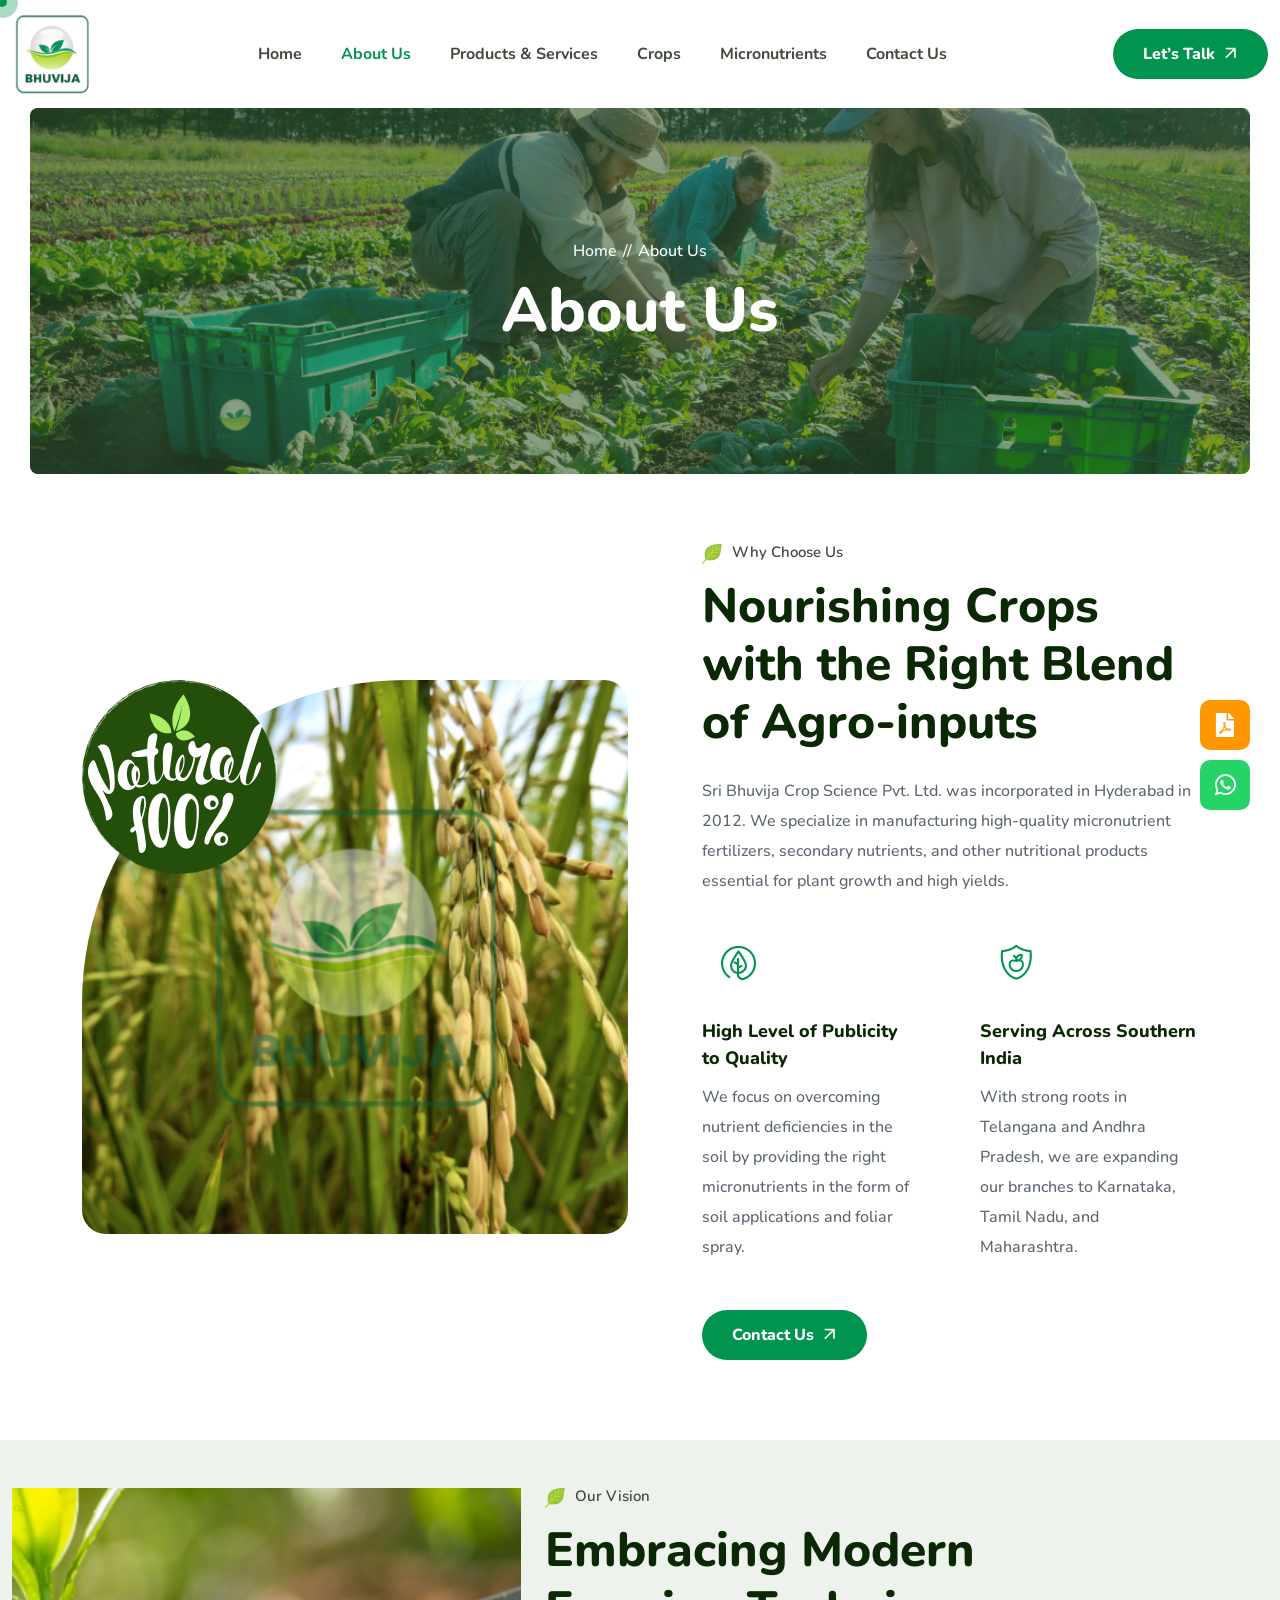
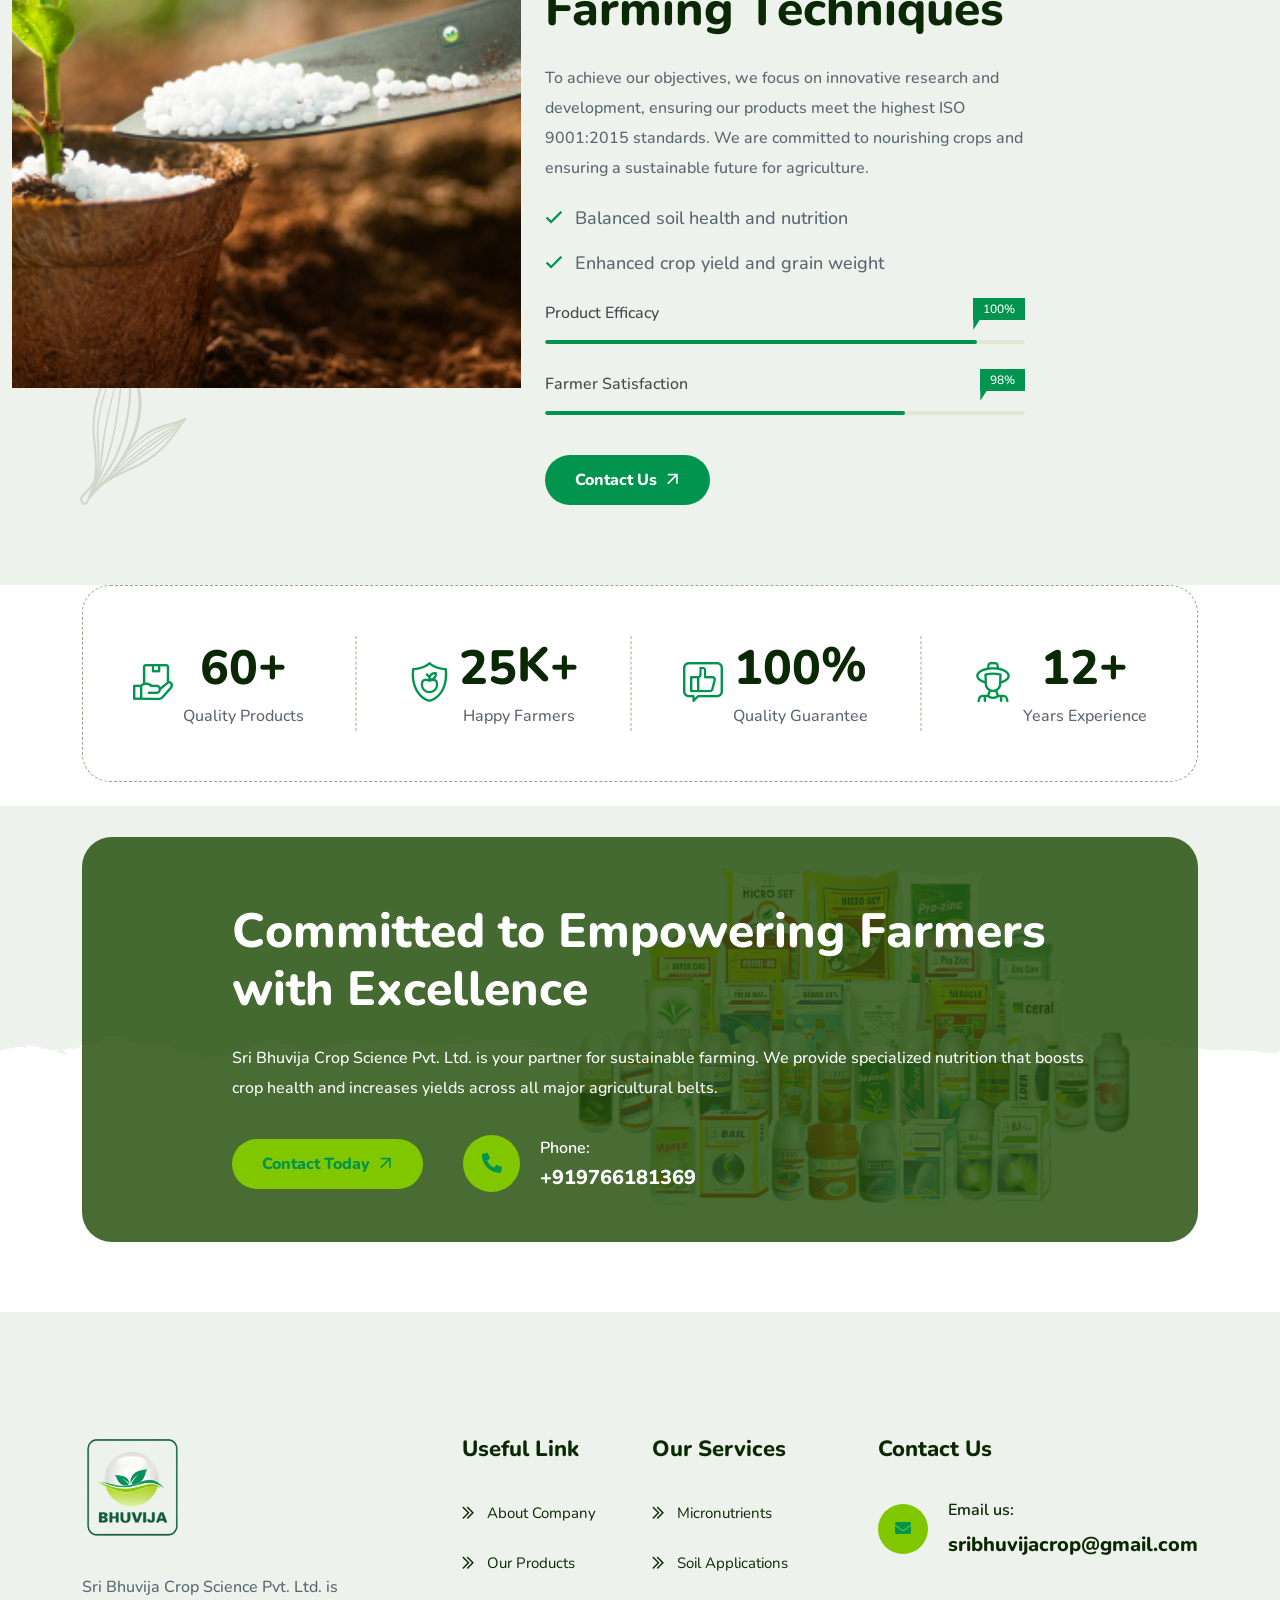
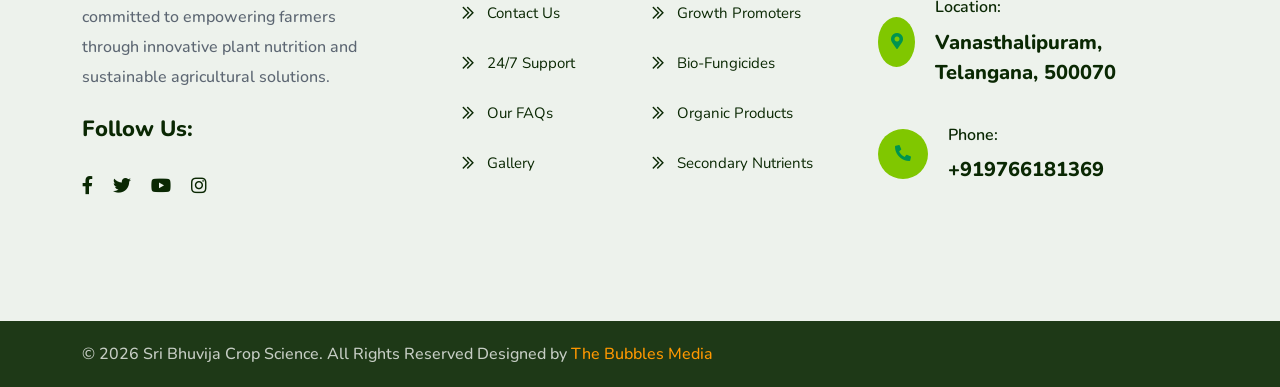
<file: about.html>
<!DOCTYPE html>
<html lang="en">
<!--<< Header Area >>-->

<head>
    <!-- ========== Meta Tags ========== -->
    <meta charset="UTF-8">
    <meta http-equiv="X-UA-Compatible" content="IE=edge">
    <meta name="viewport" content="width=device-width, initial-scale=1">
    <meta name="author" content="Sri Bhuvija Crop Science">
    <meta name="description"
        content="About Sri Bhuvija Crop Science Pvt. Ltd. - A leader in micronutrient fertilizers and plant nutrition since 2012.">
    <!-- ======== Page title ============ -->
    <title>About Us | Sri Bhuvija Crop Science Pvt. Ltd.</title>
    <!--<< Favicon >>-->
    <link rel="shortcut icon" href="assets/img/logo/favicon.png">
    <!--<< Bootstrap min.css >>-->
    <link rel="stylesheet" href="assets/css/bootstrap.min.css">
    <!--<< Font Awesome.css >>-->
    <link rel="stylesheet" href="assets/css/font-awesome.css">
    <!--<< Animate.css >>-->
    <link rel="stylesheet" href="assets/css/animate.css">
    <!--<< Magnific Popup.css >>-->
    <link rel="stylesheet" href="assets/css/magnific-popup.css">
    <!--<< MeanMenu.css >>-->
    <link rel="stylesheet" href="assets/css/meanmenu.css">
    <!--<< Odometer.css >>-->
    <link rel="stylesheet" href="assets/css/odometer.css">
    <!--<< Swiper Bundle.css >>-->
    <link rel="stylesheet" href="assets/css/swiper-bundle.min.css">
    <!--<< Nice Select.css >>-->
    <link rel="stylesheet" href="assets/css/nice-select.css">
    <!--<< Main.css >>-->
    <link rel="stylesheet" href="assets/css/main.css">
</head>

<body>

    <!-- Preloader Start -->
    <div id="preloader" class="preloader">
        <div class="animation-preloader">
            <div class="spinner">
            </div>

            <p class="text-center">Loading</p>
        </div>
        <div class="loader">
            <div class="row">
                <div class="col-3 loader-section section-left">
                    <div class="bg"></div>
                </div>
                <div class="col-3 loader-section section-left">
                    <div class="bg"></div>
                </div>
                <div class="col-3 loader-section section-right">
                    <div class="bg"></div>
                </div>
                <div class="col-3 loader-section section-right">
                    <div class="bg"></div>
                </div>
            </div>
        </div>
    </div>

    <!-- Floating WhatsApp Button -->
    <a href="https://wa.me/919848012345" target="_blank" class="floating-btn floating-whatsapp"
        title="Chat on WhatsApp">
        <i class="fab fa-whatsapp"></i>
    </a>

    <!-- Floating Brochure Button -->
    <a href="assets/BHUVIJA%20PRODUCT%20BROUCHER.pdf" target="_blank" class="floating-btn floating-brochure"
        title="Download Brochure">
        <i class="fas fa-file-pdf"></i>
    </a>

    <!-- Back To Top Start -->
    <button id="back-top" class="back-to-top">
        <i class="far fa-arrow-up"></i>
    </button>

    <!-- MouseCursor Start -->
    <div class="mouseCursor cursor-outer"></div>
    <div class="mouseCursor cursor-inner"></div>

    <!-- Offcanvas Area Start -->
    <div class="fix-area">
        <div class="offcanvas__info">
            <div class="offcanvas__wrapper">
                <div class="offcanvas__content">
                    <div class="offcanvas__top mb-5 d-flex justify-content-between align-items-center">
                        <div class="offcanvas__logo">
                            <a href="index.html">
                                <img src="assets/img/logo/bhuvija.png" alt="logo-img">
                            </a>
                        </div>
                        <div class="offcanvas__close">
                            <button>
                                <i class="fas fa-times"></i>
                            </button>
                        </div>
                    </div>
                    <h3 class="offcanvas-title">Hello There!</h3>
                    <p>Lorem ipsum dolor sit amet consectetur adipisicing elit. Animi natus quasi sunt eum ducimus. </p>
                    <div class="mobile-menu fix mt-15"></div>
                    <div class="social-icon d-flex align-items-center">
                        <a href="javascript:void(0)"><i class="fab fa-facebook-f"></i></a>
                        <a href="javascript:void(0)"><i class="fab fa-twitter"></i></a>
                        <a href="javascript:void(0)"><i class="fab fa-youtube"></i></a>
                        <a href="javascript:void(0)"><i class="fab fa-linkedin-in"></i></a>
                    </div>

                    <div class="offcanvas__contact">
                        <h3>Contact Us</h3>
                        <ul class="contact-list">
                            <li>
                                <div class="icon">
                                    <i class="far fa-phone-alt"></i>
                                </div>
                                <div class="content">
                                    <p>Call Us</p>
                                    <h4><a href="tel:+919766181369">+919766181369</a></h4>
                                </div>
                            </li>
                            <li>
                                <div class="icon">
                                    <i class="fal fa-envelope"></i>
                                </div>
                                <div class="content">
                                    <p>Send Email</p>
                                    <h4><a href="mailto:sribhuvijacrop@gmail.com">sribhuvijacrop@gmail.com</a></h4>
                                </div>
                            </li>
                            <li>
                                <div class="icon">
                                    <i class="fal fa-map-marker-alt"></i>
                                </div>
                                <div class="content">
                                    <p>Location</p>
                                    <h4>
                                        H. No. 89, Subhodaya Colony, Auto Nagar, <br> Vanasthalipuram, Telangana, 500070
                                    </h4>
                                </div>
                            </li>
                        </ul>
                    </div>
                    <a href="contact.html" class="theme-btn">
                        Let’s Talk
                        <i class="far fa-arrow-right"></i>
                    </a>
                </div>
            </div>
        </div>
    </div>
    <div class="offcanvas__overlay"></div>

    <!-- Header Section Start -->
    <header id="header-sticky" class="header-1">
        <div class="container">
            <div class="mega-menu-wrapper">
                <div class="header-main">

                    <a href="index.html" class="header-logo">
                        <img src="assets/img/logo/bhuvija.png" alt="img">
                    </a>
                    <div class="mean__menu-wrapper">
                        <div class="main-menu">
                            <nav id="mobile-menu">
                                <ul>
                                    <li>
                                        <a href="index.html">
                                            Home
                                        </a>
                                    </li>
                                    <li class="d-xl-none">
                                        <a href="index.html" class="border-none">
                                            Home
                                        </a>
                                    </li>
                                    <li class="active">
                                        <a href="about.html">
                                            About Us
                                        </a>
                                    </li>
                                    <li>
                                        <a href="products.html">
                                            Products & Services
                                        </a>
                                    </li>
                                    <li>
                                        <a href="crops.html">Crops</a>
                                    </li>
                                    <li>
                                        <a href="best-micronutrients-for-plants.html" class="active-link">
                                            Micronutrients
                                        </a>
                                    </li>
                                    <li>
                                        <a href="contact.html">
                                            Contact Us
                                        </a>
                                    </li>
                                </ul>
                            </nav>
                        </div>
                    </div>
                    <div class="header-right d-flex justify-content-end align-items-center">
                        <a href="contact.html" class="theme-btn">
                            Let’s Talk
                            <i class="far fa-arrow-right"></i>
                        </a>
                        <div class="header__hamburger my-auto d-lg-none">
                            <div class="sidebar__toggle">
                                <div class="header-bar">
                                    <span></span>
                                    <span></span>
                                    <span></span>
                                </div>
                            </div>
                        </div>
                    </div>
                </div>
            </div>
        </div>
    </header>

    <!-- Breadcrumb Section Start -->
    <section class="breadcrumb-wrapper bg-cover fix" style="background-image: url(assets/img/hero/hero-img.png);">
        <div class="shape-1 float-bob-y">
            <img src="assets/img/inner-page/shape-1.png" alt="img">
        </div>
        <div class="shape-2 float-bob-x">
            <img src="assets/img/inner-page/shape-2.png" alt="img">
        </div>
        <div class="container">
            <div class="page-heading">
                <ul class="breadcrumb-list wow fadeInUp">
                    <li>Home</li>
                    <li>//</li>
                    <li>About Us</li>
                </ul>
                <h1 class="breadcrumb-title text-anim">About Us</h1>
            </div>
        </div>
    </section>

    <!-- Choose Us Section Start -->
    <section class="choose-us-section-3 section-padding fix">
        <div class="container">
            <div class="choose-us-wrapper-3">
                <div class="row align-items-center g-4">
                    <div class="col-lg-6 wow fadeInUp" data-wow-delay=".3s">
                        <div class="choose-us-image-items white-style">
                            <img src="assets/img/testimonial.png" alt="img">

                            <div class="treat-image">
                                <img src="assets/img/home-3/choose-us/teat-shape.png" alt="img">
                            </div>
                        </div>
                    </div>
                    <div class="col-lg-6">
                        <div class="choose-us-content">
                            <div class="section-title mb-0">
                                <span class="wow fadeInUp"><img src="assets/img/sub-title.svg" alt="img">Why Choose
                                    Us</span>
                                <h2 class="text-anim">Nourishing Crops with the Right Blend of Agro-inputs</h2>
                            </div>
                            <p class="choose-text wow fadeInUp" data-wow-delay=".3s">
                                Sri Bhuvija Crop Science Pvt. Ltd. was incorporated in Hyderabad in 2012. We specialize
                                in manufacturing high-quality micronutrient fertilizers, secondary nutrients, and other
                                nutritional products essential for plant growth and high yields.
                            </p>
                            <div class="icon-items-area">
                                <div class="icon-items wow fadeInUp" data-wow-delay=".5s">
                                    <div class="icon">
                                        <i class="flaticon-leaf"></i>
                                    </div>
                                    <div class="content">
                                        <h4>High Level of Publicity to Quality</h4>
                                        <p>
                                            We focus on overcoming nutrient deficiencies in the soil by providing the
                                            right micronutrients in the form of soil applications and foliar spray.
                                        </p>
                                    </div>
                                </div>
                                <div class="icon-items wow fadeInUp" data-wow-delay=".7s">
                                    <div class="icon">
                                        <i class="flaticon-food-safety"></i>
                                    </div>
                                    <div class="content">
                                        <h4>Serving Across Southern India</h4>
                                        <p>
                                            With strong roots in Telangana and Andhra Pradesh, we are expanding our
                                            branches to Karnataka, Tamil Nadu, and Maharashtra.
                                        </p>
                                    </div>
                                </div>
                            </div>
                            <a href="contact.html" class="theme-btn mt-5 wow fadeInUp" data-wow-delay=".9s">
                                Contact Us <i class="far fa-arrow-right"></i>
                            </a>
                        </div>
                    </div>
                </div>
            </div>
        </div>
    </section>

    <!-- Choose Us Section Start -->
    <section class="choose-us-section-4 fix pt-5 section-padding section-bg">
        <div class="shape-1 float-bob-y">
            <img src="assets/img/home-4/choose/shape-1.png" alt="img">
        </div>
        <div class="container">
            <div class="choose-us-wrapper-4">

                <div class="row">
                    <div class="col-xl-5 col-lg-6 wow fadeInUp" data-wow-delay=".3s">
                        <div class="choose-us-left-img">
                            <img src="assets/img/why-choose-us.png" alt="img">
                        </div>
                    </div>
                    <div class="col-xl-7 col-lg-6 mt-4 mt-lg-0">
                        <div class="choose-us-content">
                            <div class="section-title mb-0">
                                <span class="wow fadeInUp"><img src="assets/img/sub-title.svg" alt="img">Our
                                    Vision</span>
                                <h2 class="text-anim">Embracing Modern Farming Techniques</h2>
                            </div>
                            <p class="choose-text wow fadeInUp" data-wow-delay=".2s">
                                To achieve our objectives, we focus on innovative research and development, ensuring our
                                products meet the highest ISO 9001:2015 standards. We are committed to nourishing crops
                                and ensuring a sustainable future for agriculture.
                            </p>
                            <ul class="wow fadeInUp" data-wow-delay=".4s">
                                <li>
                                    <i class="far fa-check"></i>
                                    Balanced soil health and nutrition
                                </li>
                                <li>
                                    <i class="far fa-check"></i>
                                    Enhanced crop yield and grain weight
                                </li>
                            </ul>
                            <div class="progress-area">
                                <div class="progress-wrap">
                                    <div class="pro-items wow fadeInUp animated" data-wow-delay=".5s">
                                        <div class="pro-head">
                                            <h6 class="title">
                                                Product Efficacy
                                            </h6>
                                            <span class="point">
                                                100%
                                            </span>
                                        </div>
                                        <div class="progress">
                                            <div class="progress-value"></div>
                                        </div>
                                    </div>
                                    <div class="pro-items wow fadeInUp animated" data-wow-delay=".7s">
                                        <div class="pro-head">
                                            <h6 class="title">
                                                Farmer Satisfaction
                                            </h6>
                                            <span class="point">
                                                98%
                                            </span>
                                        </div>
                                        <div class="progress">
                                            <div class="progress-value style-two"></div>
                                        </div>
                                    </div>
                                </div>
                            </div>
                            <a href="contact.html" class="theme-btn wow fadeInUp" data-wow-delay=".9s">
                                Contact Us <i class="far fa-arrow-right"></i>
                            </a>
                        </div>
                    </div>
                </div>
            </div>
        </div>
    </section>

    </div>
    </div>

    <!-- Counter Section Start -->
    <section class="counter-section-51 fix pt-0 pb-4">
        <div class="container">
            <div class="counter-wrapper-5">
                <div class="counter-box-items wow fadeInUp" data-wow-delay=".2s">
                    <div class="icon">
                        <i class="flaticon-delivery"></i>
                    </div>
                    <div class="content">
                        <h2><span class="odometer" data-count="60">00</span>+</h2>
                        <p>Quality Products</p>
                    </div>
                </div>
                <div class="line"></div>
                <div class="counter-box-items wow fadeInUp" data-wow-delay=".4s">
                    <div class="icon">
                        <i class="flaticon-food-safety"></i>
                    </div>
                    <div class="content">
                        <h2><span class="odometer" data-count="25">00</span>K+</h2>
                        <p>Happy Farmers</p>
                    </div>
                </div>
                <div class="line"></div>
                <div class="counter-box-items wow fadeInUp" data-wow-delay=".6s">
                    <div class="icon">
                        <i class="flaticon-like"></i>
                    </div>
                    <div class="content">
                        <h2><span class="odometer" data-count="100">00</span>%</h2>
                        <p>Quality Guarantee</p>
                    </div>
                </div>
                <div class="line"></div>
                <div class="counter-box-items wow fadeInUp" data-wow-delay=".8s">
                    <div class="icon">
                        <i class="flaticon-farmer"></i>
                    </div>
                    <div class="content">
                        <h2><span class="odometer" data-count="12">00</span>+</h2>
                        <p>Years Experience</p>
                    </div>
                </div>
            </div>
        </div>
    </section>

    <!-- Cta Section Start -->
    <section class="cta-section section-padding pt-0">
        <div class="bottom-shape d-none d-lg-block">
            <img src="assets/img/home-1/service/bottom-shape.png" alt="img">
        </div>
        <div class="container">
            <div class="cta-wrapper bg-cover" style="background-image: url('assets/img/bg/committed.png');">
                <div class="row align-items-center g-4 py-5">
                    <div class="col-lg-12 wow fadeInUp" data-wow-delay=".3s">
                        <div class="cta-content">
                            <div class="section-title mb-0">
                                <!-- <span class="text-white"><img src="assets/img/sub-title.svg" alt="img">Why Choose
                                    Us</span> -->
                                <h2 class="text-white text-anim">Committed to Empowering Farmers with Excellence</h2>
                            </div>
                            <p class="cta-text">
                                Sri Bhuvija Crop Science Pvt. Ltd. is your partner for sustainable farming. We provide
                                specialized nutrition that boosts crop health and increases yields across all major
                                agricultural belts.
                            </p>
                            <div class="cta-bottom-area">
                                <a href="contact.html" class="theme-btn">
                                    Contact Today <i class="far fa-arrow-right"></i>
                                </a>
                                <div class="phone-box-items">
                                    <div class="icon">
                                        <i class="fas fa-phone-alt"></i>
                                    </div>
                                    <div class="content">
                                        <p>Phone:</p>
                                        <a href="tel:+919766181369">+919766181369</a>
                                    </div>
                                </div>
                            </div>
                        </div>
                    </div>

                </div>
            </div>
        </div>
    </section>

    <!-- Footer Section Start -->
    <footer class="footer-section-4 section-padding section-bg pb-0 pt-0">
        <div class="shape-1 d-none d-xxl-block float-bob-x">
            <img src="assets/img/home-4/footer-shape-1.png" alt="img">
        </div>
        <div class="shape-2 d-none d-xxl-block float-bob-y">
            <img src="assets/img/home-4/footer-shape-2.png" alt="img">
        </div>
        <div class="container">

            <div class="footer-widget-wrapper-4">
                <div class="row">
                    <div class="col-xl-4 col-lg-6 col-md-8 wow fadeInUp" data-wow-delay=".2s">
                        <div class="footer-widget-items">
                            <div class="widget-head">
                                <a href="index.html" class="footer-logo">
                                    <img src="assets/img/logo/bhuvija.png" alt="img">
                                </a>
                            </div>
                            <div class="footer-content">
                                <p>Sri Bhuvija Crop Science Pvt. Ltd. is committed to empowering farmers through
                                    innovative plant nutrition and sustainable agricultural solutions.</p>
                                <h3>Follow Us:</h3>
                                <div class="social-icon">
                                    <a href="#"><i class="fab fa-facebook-f"></i></a>
                                    <a href="#"><i class="fab fa-twitter"></i></a>
                                    <a href="#"><i class="fab fa-youtube"></i></a>
                                    <a href="#"><i class="fab fa-instagram"></i></a>
                                </div>
                            </div>
                        </div>
                    </div>
                    <div class="col-xl-2 col-lg-3 col-md-4 col-sm-6 col-6  wow fadeInUp" data-wow-delay=".4s">
                        <div class="footer-widget-items">
                            <div class="widget-head">
                                <h5>
                                    Useful Link
                                </h5>
                            </div>
                            <ul class="list-area">
                                <li>
                                    <a href="about.html">
                                        <i class="far fa-chevron-double-right"></i> About Company
                                    </a>
                                </li>
                                <li>
                                    <a href="products.html">
                                        <i class="far fa-chevron-double-right"></i> Our Products
                                    </a>
                                </li>
                                <li>
                                    <a href="contact.html">
                                        <i class="far fa-chevron-double-right"></i> Contact Us
                                    </a>
                                </li>
                                <li>
                                    <a href="contact.html">
                                        <i class="far fa-chevron-double-right"></i> 24/7 Support
                                    </a>
                                </li>
                                <li>
                                    <a href="faq.html">
                                        <i class="far fa-chevron-double-right"></i> Our FAQs
                                    </a>
                                </li>
                                <li>
                                    <a href="gallery.html">
                                        <i class="far fa-chevron-double-right"></i> Gallery
                                    </a>
                                </li>
                            </ul>
                        </div>
                    </div>
                    <div class="col-xl-2 col-lg-3 col-md-6 col-sm-6 col-6  wow fadeInUp" data-wow-delay=".6s">
                        <div class="footer-widget-items">
                            <div class="widget-head">
                                <h5>
                                    Our Services
                                </h5>
                            </div>
                            <ul class="list-area">
                                <li>
                                    <a href="best-micronutrients-for-plants.html">
                                        <i class="far fa-chevron-double-right"></i> Micronutrients
                                    </a>
                                </li>
                                <li>
                                    <a href="crops.html">
                                        <i class="far fa-chevron-double-right"></i> Soil Applications
                                    </a>
                                </li>
                                <li>
                                    <a href="products.html">
                                        <i class="far fa-chevron-double-right"></i> Growth Promoters
                                    </a>
                                </li>
                                <li>
                                    <a href="products.html">
                                        <i class="far fa-chevron-double-right"></i> Bio-Fungicides
                                    </a>
                                </li>
                                <li>
                                    <a href="products.html">
                                        <i class="far fa-chevron-double-right"></i> Organic Products
                                    </a>
                                </li>
                                <li>
                                    <a href="best-micronutrients-for-plants.html">
                                        <i class="far fa-chevron-double-right"></i> Secondary Nutrients
                                    </a>
                                </li>
                            </ul>
                        </div>
                    </div>
                    <div class="col-xl-4 col-lg-4 col-md-6 ps-xl-5  wow fadeInUp" data-wow-delay=".8s">
                        <div class="footer-widget-items">
                            <div class="widget-head">
                                <h5>Contact Us</h5>
                            </div>
                            <ul class="contact-list">
                                <li>
                                    <div class="icon">
                                        <i class="fas fa-envelope"></i>
                                    </div>
                                    <div class="content">
                                        <h5>Email us:</h5>
                                        <p><a href="mailto:sribhuvijacrop@gmail.com">sribhuvijacrop@gmail.com</a></p>
                                    </div>
                                </li>
                                <li>
                                    <div class="icon">
                                        <i class="fas fa-map-marker-alt"></i>
                                    </div>
                                    <div class="content">
                                        <h5>Location:</h5>
                                        <p>Vanasthalipuram, Telangana, 500070</p>
                                    </div>
                                </li>
                                <li>
                                    <div class="icon">
                                        <i class="fas fa-phone-alt"></i>
                                    </div>
                                    <div class="content">
                                        <h5>Phone:</h5>
                                        <p><a href="tel:+919766181369">+919766181369</a></p>
                                    </div>
                                </li>
                            </ul>
                        </div>
                    </div>
                </div>
            </div>
        </div>
        <div class="footer-bottom">
            <div class="container">
                <div class="footer-bottom-wrapper">
                    <p class="text-1 wow fadeInUp">&copy; 2026 Sri Bhuvija Crop Science. All Rights Reserved Designed by
                        <a href="https://www.thebubblesmedia.com/" target="_blank">The Bubbles Media</a>
                    </p>

                </div>
            </div>
        </div>
    </footer>

    <!--<< All JS Plugins >>-->
    <script src="assets/js/jquery-3.7.1.min.js"></script>
    <!--<< Bootstrap Js >>-->
    <script src="assets/js/bootstrap.bundle.min.js"></script>
    <!--<< Nice Select Js >>-->
    <script src="assets/js/jquery.nice-select.min.js"></script>
    <!--<< Odometer Js >>-->
    <script src="assets/js/odometer.min.js"></script>
    <!--<< Appear Js >>-->
    <script src="assets/js/jquery.appear.min.js"></script>
    <!--<< Swiper Slider Js >>-->
    <script src="assets/js/swiper-bundle.min.js"></script>
    <!--<< MeanMenu Js >>-->
    <script src="assets/js/jquery.meanmenu.min.js"></script>
    <!--<< Magnific Popup Js >>-->
    <script src="assets/js/jquery.magnific-popup.min.js"></script>
    <!--<< Wow Animation Js >>-->
    <script src="assets/js/wow.min.js"></script>
    <!--<< Gsap Animation Js >>-->
    <script src="assets/js/gsap.min.js"></script>
    <!--<< ScrollTrigger Js >>-->
    <script src="assets/js/ScrollTrigger.min.js"></script>
    <!--<< SplitText Js >>-->
    <script src="assets/js/SplitText.min.js"></script>
    <!--<< splitType Js >>-->
    <script src="assets/js/splitType.js"></script>
    <!--<< Main.js >>-->
    <script src="assets/js/main.js"></script>
</body>

</html>
</file>
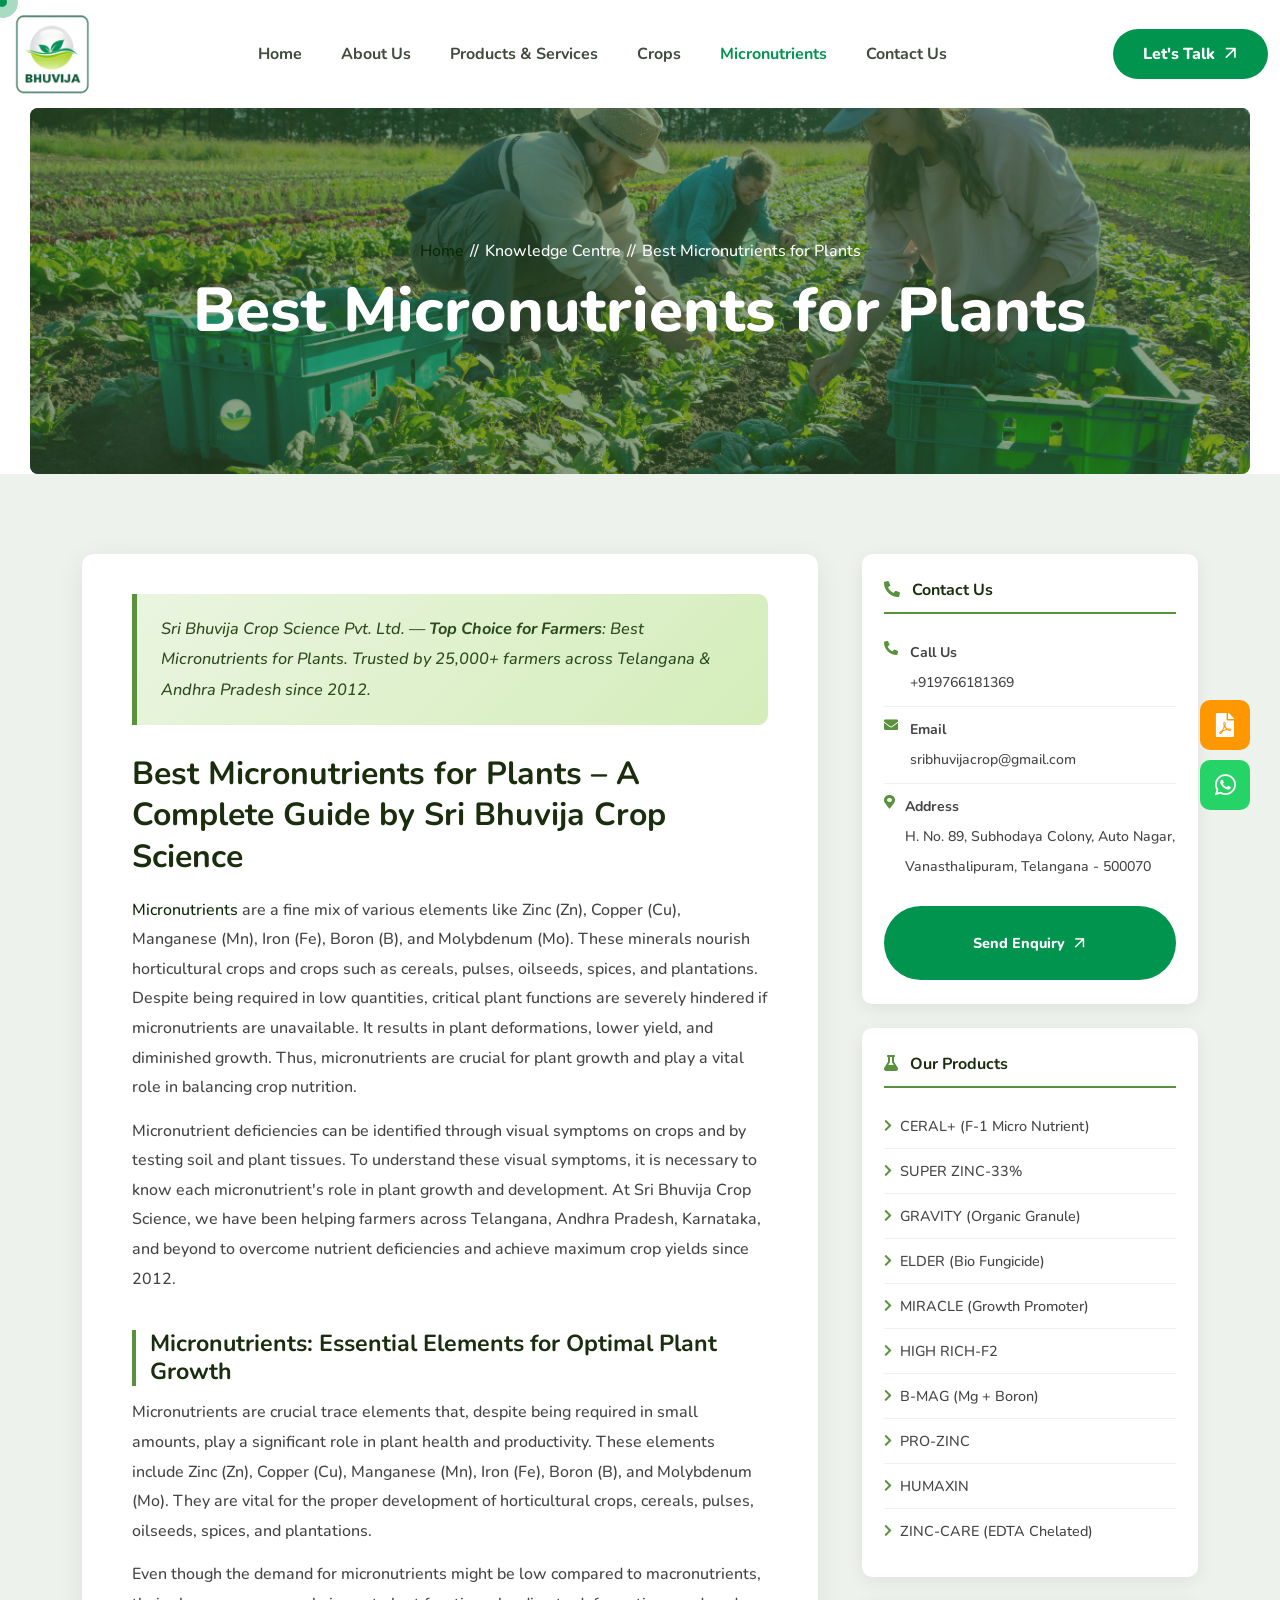
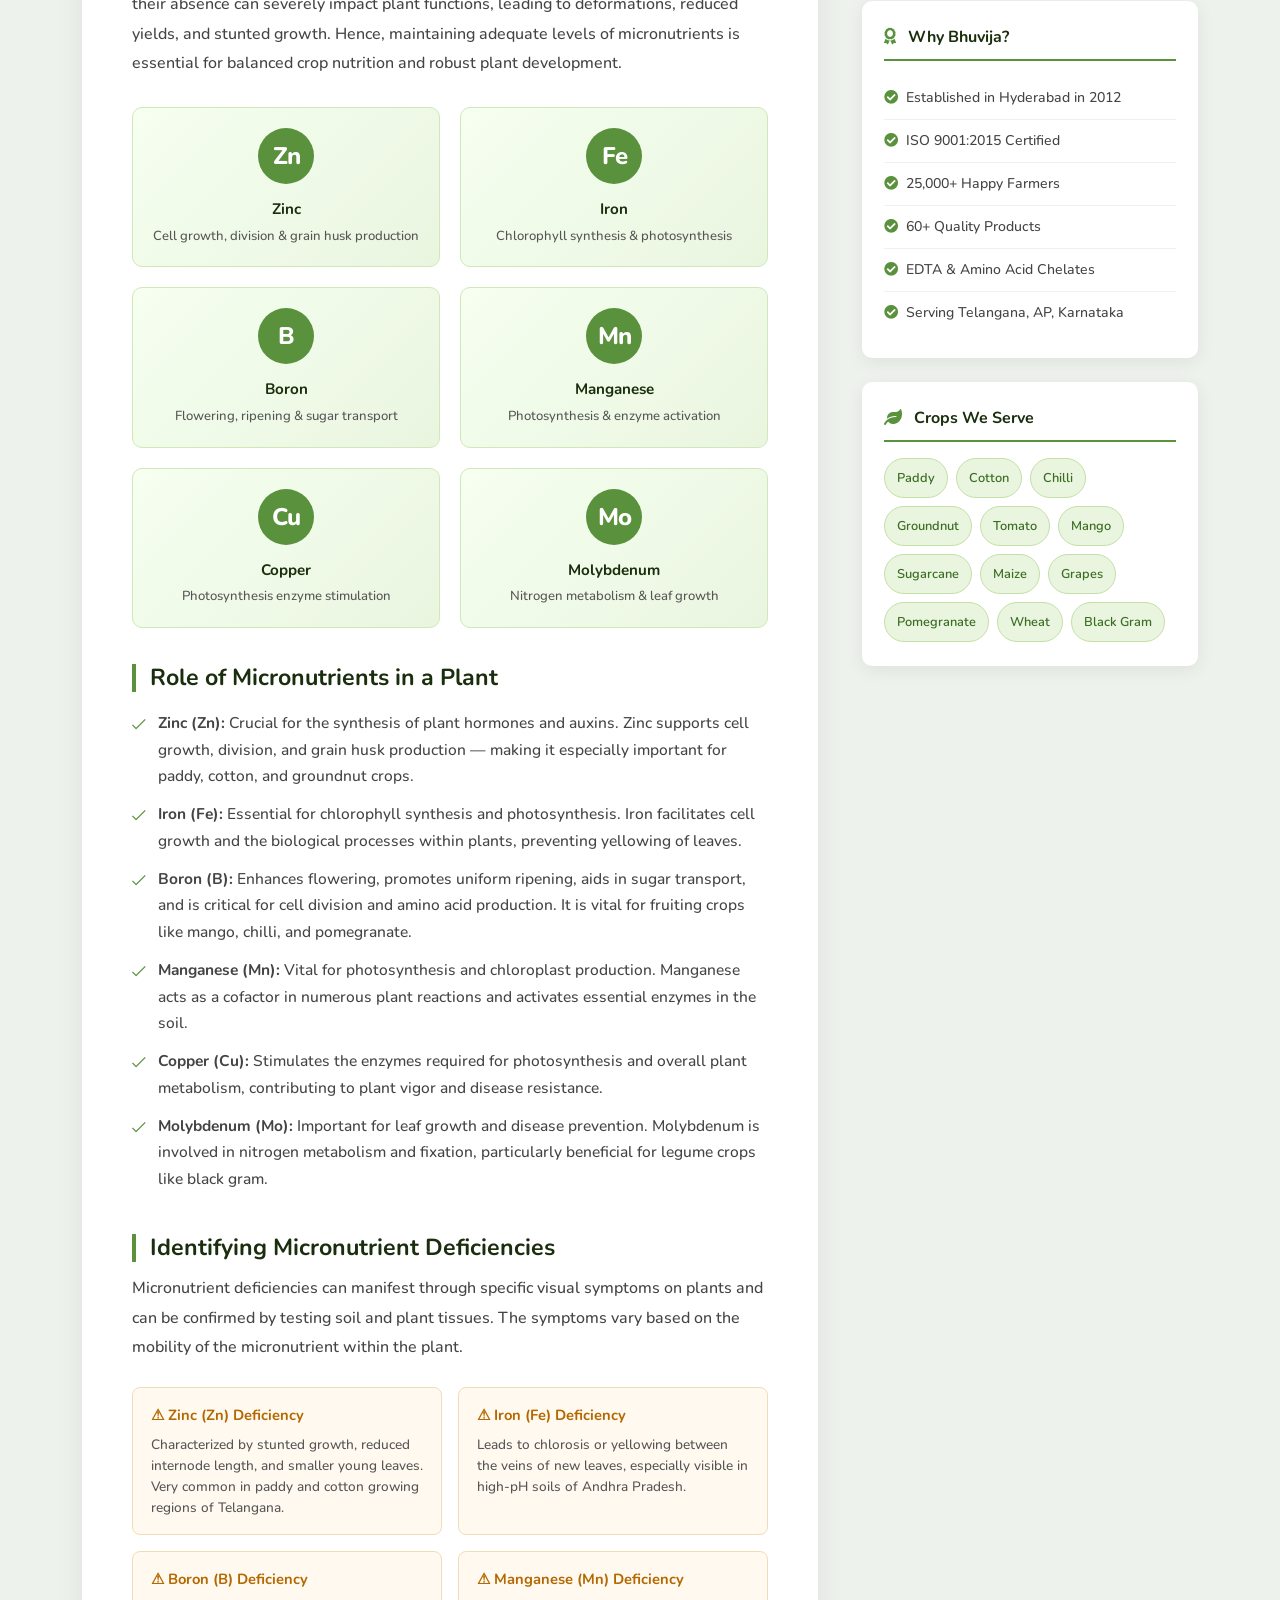
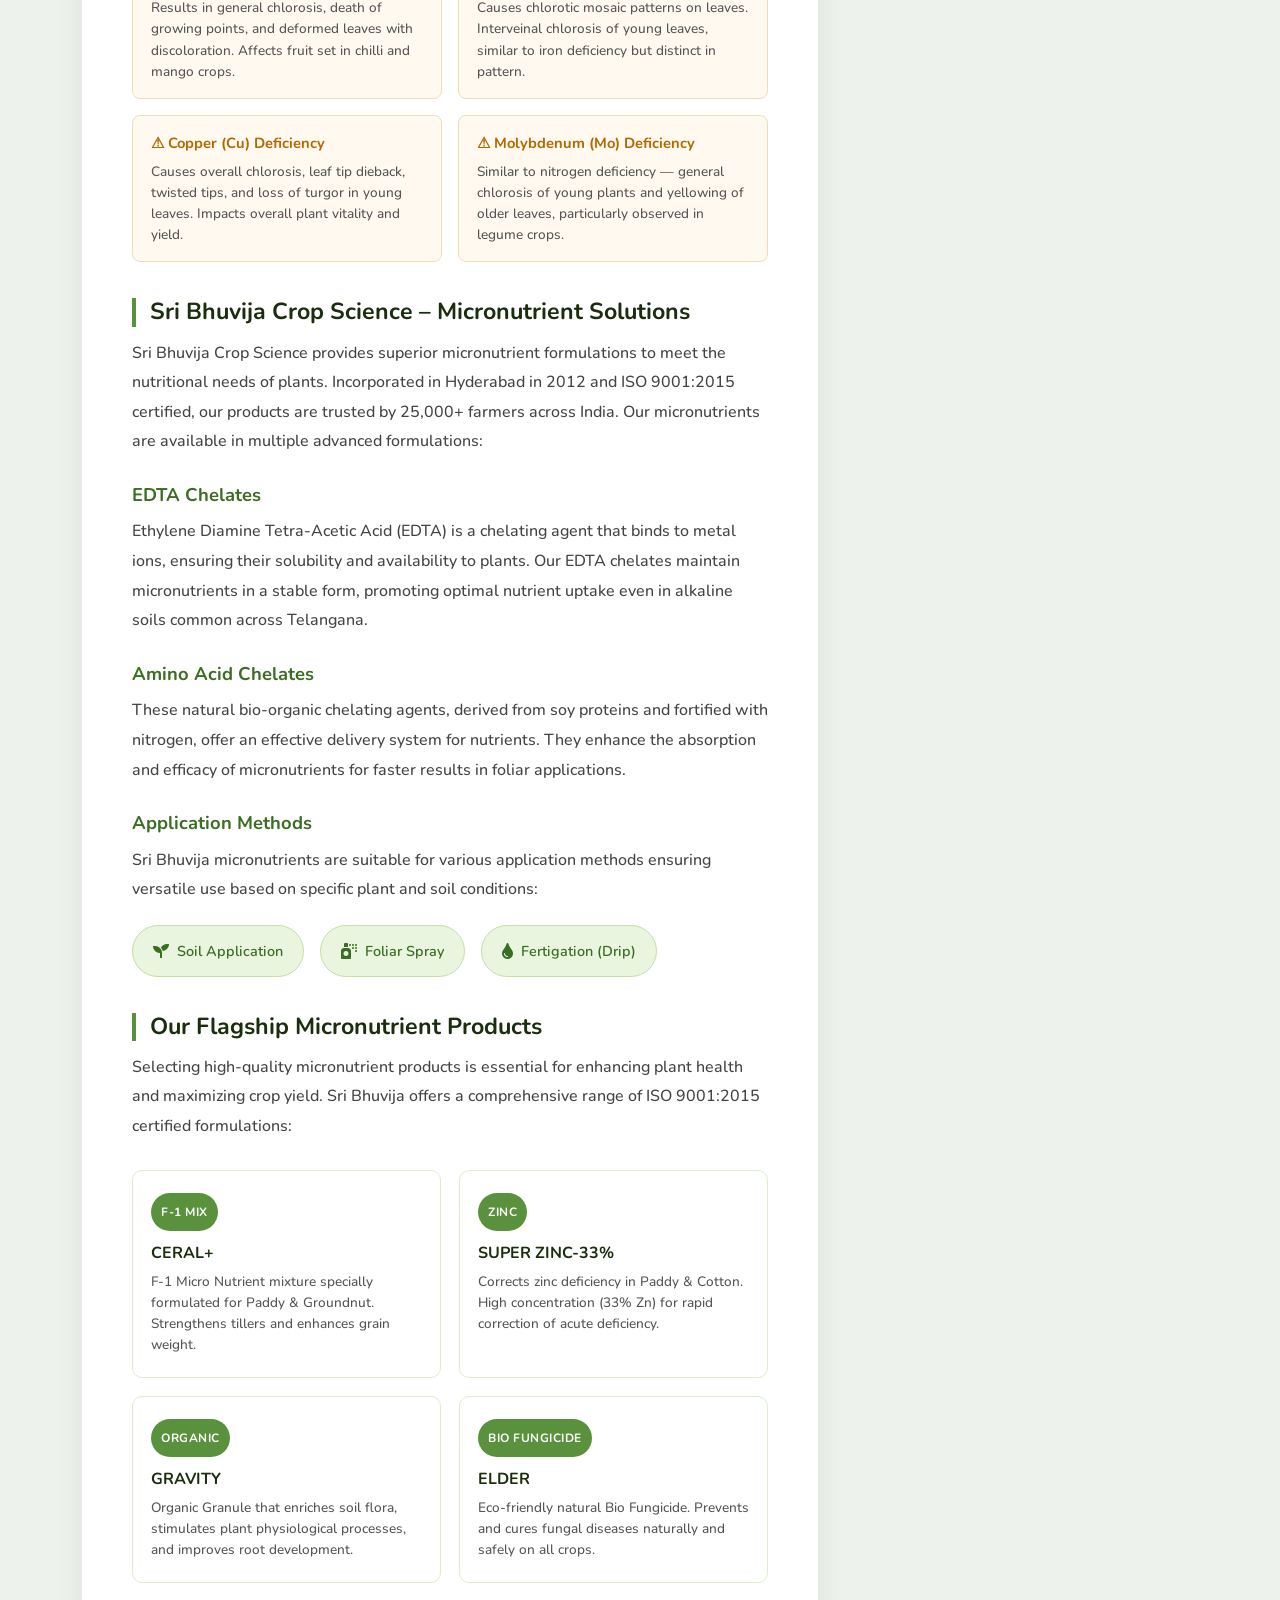
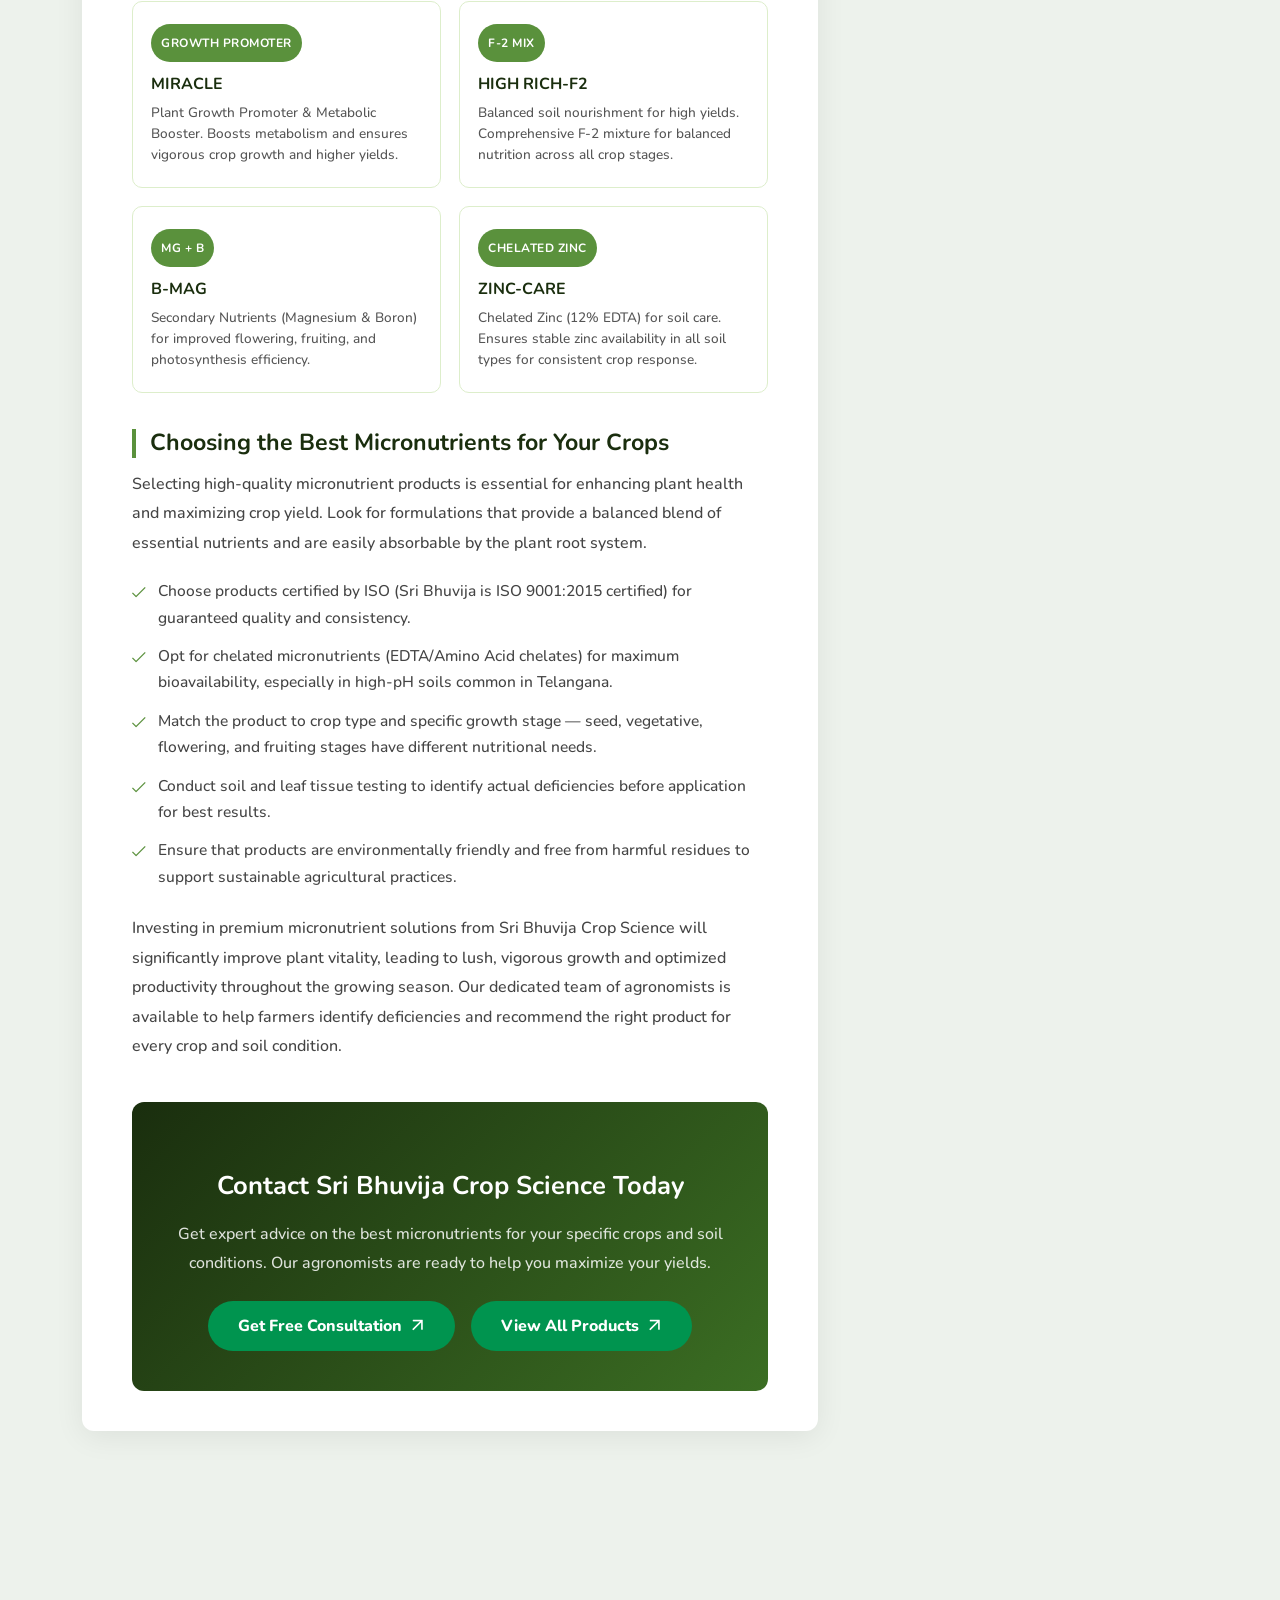
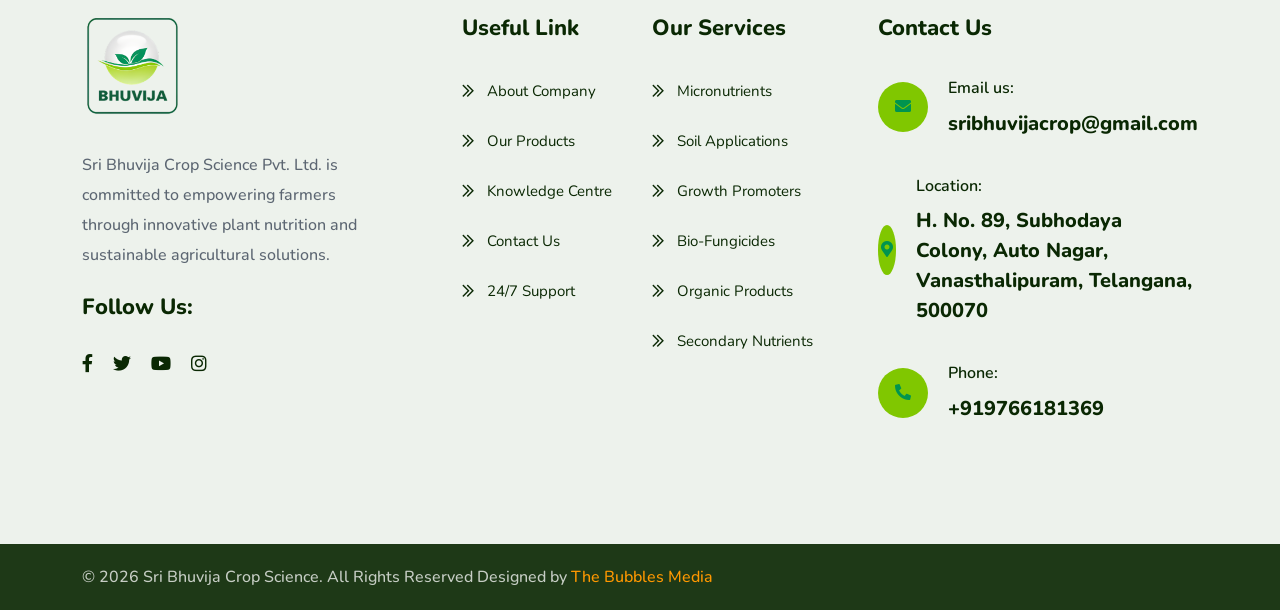
<file: best-micronutrients-for-plants.html>
<!DOCTYPE html>
<html lang="en">
<!--<< Header Area >>-->

<head>
    <!-- ========== Meta Tags ========== -->
    <meta charset="UTF-8">
    <meta http-equiv="X-UA-Compatible" content="IE=edge">
    <meta name="viewport" content="width=device-width, initial-scale=1">
    <meta name="author" content="Sri Bhuvija Crop Science">
    <meta name="description"
        content="Sri Bhuvija Crop Science - Top choice for high-quality micronutrients for plants. Trusted by 25,000+ farmers across Telangana & Andhra Pradesh for superior crop growth and sustainability.">
    <meta name="keywords"
        content="best micronutrients for plants, micronutrient fertilizers, zinc fertilizer, boron fertilizer, crop nutrition, Sri Bhuvija Crop Science, plant nutrition Hyderabad, micronutrient deficiency, CERAL, SUPER ZINC">
    <!-- Open Graph -->
    <meta property="og:title" content="Best Micronutrients for Plants | Sri Bhuvija Crop Science">
    <meta property="og:description"
        content="Top choice for high-quality micronutrients for plants. Sri Bhuvija Crop Science – leading in crop growth & sustainability since 2012.">
    <meta property="og:type" content="article">
    <!-- ======== Page title ============ -->
    <title>Best Micronutrients for Plants | Sri Bhuvija Crop Science Pvt. Ltd.</title>
    <!--<< Favicon >>-->
    <link rel="shortcut icon" href="assets/img/logo/favicon.png">
    <!--<< Bootstrap min.css >>-->
    <link rel="stylesheet" href="assets/css/bootstrap.min.css">
    <!--<< Font Awesome.css >>-->
    <link rel="stylesheet" href="assets/css/font-awesome.css">
    <!--<< Animate.css >>-->
    <link rel="stylesheet" href="assets/css/animate.css">
    <!--<< Magnific Popup.css >>-->
    <link rel="stylesheet" href="assets/css/magnific-popup.css">
    <!--<< MeanMenu.css >>-->
    <link rel="stylesheet" href="assets/css/meanmenu.css">
    <!--<< Odometer.css >>-->
    <link rel="stylesheet" href="assets/css/odometer.css">
    <!--<< Swiper Bundle.css >>-->
    <link rel="stylesheet" href="assets/css/swiper-bundle.min.css">
    <!--<< Nice Select.css >>-->
    <link rel="stylesheet" href="assets/css/nice-select.css">
    <!--<< Main.css >>-->
    <link rel="stylesheet" href="assets/css/main.css">

    <style>
        /* ===== Knowledge Page Custom Styles ===== */
        .knowledge-page-wrapper {
            padding: 80px 0 60px;
        }

        .knowledge-content-area {
            background: #fff;
            border-radius: 12px;
            padding: 40px 50px;
            box-shadow: 0 6px 30px rgba(0, 0, 0, 0.07);
        }

        .knowledge-content-area h1 {
            font-size: 2rem;
            font-weight: 700;
            color: #1a2e0e;
            margin-bottom: 18px;
            line-height: 1.3;
        }

        .knowledge-content-area h2 {
            font-size: 1.45rem;
            font-weight: 700;
            color: #1a2e0e;
            margin-top: 36px;
            margin-bottom: 12px;
            padding-left: 14px;
            border-left: 4px solid #5a913c;
        }

        .knowledge-content-area h3 {
            font-size: 1.15rem;
            font-weight: 700;
            color: #3b6e23;
            margin-top: 24px;
            margin-bottom: 8px;
        }

        .knowledge-content-area p {
            color: #444;
            font-size: 1rem;
            line-height: 1.85;
            margin-bottom: 14px;
        }

        .knowledge-content-area ul {
            padding-left: 0;
            list-style: none;
            margin-bottom: 18px;
        }

        .knowledge-content-area ul li {
            padding: 6px 0 6px 26px;
            position: relative;
            color: #444;
            font-size: 0.97rem;
            line-height: 1.7;
        }

        .knowledge-content-area ul li::before {
            content: "\f00c";
            font-family: "Font Awesome 5 Pro";
            font-weight: 300;
            position: absolute;
            left: 0;
            color: #5a913c;
            top: 7px;
        }

        /* Micronutrient cards */
        .micronutrient-cards {
            display: grid;
            grid-template-columns: repeat(auto-fit, minmax(200px, 1fr));
            gap: 20px;
            margin: 28px 0;
        }

        .mn-card {
            background: linear-gradient(135deg, #f6fff0 0%, #eaf5e0 100%);
            border: 1px solid #d0e8b8;
            border-radius: 10px;
            padding: 20px 16px;
            text-align: center;
            transition: all 0.3s ease;
        }

        .mn-card:hover {
            transform: translateY(-5px);
            box-shadow: 0 10px 28px rgba(90, 145, 60, 0.15);
            border-color: #5a913c;
        }

        .mn-card .mn-icon {
            width: 56px;
            height: 56px;
            border-radius: 50%;
            background: #5a913c;
            display: flex;
            align-items: center;
            justify-content: center;
            margin: 0 auto 14px;
            font-size: 1.5rem;
            font-weight: 800;
            color: #fff;
            letter-spacing: -1px;
        }

        .mn-card h4 {
            font-size: 0.95rem;
            font-weight: 700;
            color: #1a2e0e;
            margin-bottom: 6px;
        }

        .mn-card p {
            font-size: 0.82rem;
            color: #555;
            margin-bottom: 0;
            line-height: 1.5;
        }

        /* Deficiency table */
        .deficiency-grid {
            display: grid;
            grid-template-columns: repeat(auto-fit, minmax(270px, 1fr));
            gap: 16px;
            margin: 24px 0;
        }

        .def-item {
            background: #fff9f0;
            border: 1px solid #f0ddb8;
            border-radius: 8px;
            padding: 16px 18px;
        }

        .def-item h5 {
            font-size: 0.92rem;
            font-weight: 700;
            color: #b36800;
            margin-bottom: 6px;
        }

        .def-item p {
            font-size: 0.85rem;
            color: #555;
            margin-bottom: 0;
            line-height: 1.55;
        }

        /* Product highlight cards */
        .product-highlight-cards {
            display: grid;
            grid-template-columns: repeat(auto-fit, minmax(220px, 1fr));
            gap: 18px;
            margin: 28px 0;
        }

        .ph-card {
            border: 1px solid #ddeecb;
            border-radius: 10px;
            padding: 22px 18px;
            background: #fff;
            transition: all 0.3s ease;
        }

        .ph-card:hover {
            border-color: #5a913c;
            box-shadow: 0 8px 22px rgba(90, 145, 60, 0.12);
        }

        .ph-card .ph-badge {
            display: inline-block;
            background: #5a913c;
            color: #fff;
            font-size: 0.75rem;
            font-weight: 700;
            padding: 4px 10px;
            border-radius: 20px;
            margin-bottom: 10px;
            text-transform: uppercase;
            letter-spacing: 0.5px;
        }

        .ph-card h4 {
            font-size: 1rem;
            font-weight: 700;
            color: #1a2e0e;
            margin-bottom: 6px;
        }

        .ph-card p {
            font-size: 0.85rem;
            color: #555;
            margin-bottom: 0;
            line-height: 1.55;
        }

        /* CTA box */
        .knowledge-cta-box {
            background: linear-gradient(135deg, #1a2e0e 0%, #3b6e23 100%);
            border-radius: 12px;
            padding: 40px 40px;
            margin-top: 40px;
            text-align: center;
            color: #fff;
        }

        .knowledge-cta-box h3 {
            font-size: 1.6rem;
            font-weight: 700;
            color: #fff;
            margin-bottom: 14px;
        }

        .knowledge-cta-box p {
            color: rgba(255, 255, 255, 0.85);
            font-size: 1rem;
            margin-bottom: 22px;
            max-width: 600px;
            margin-left: auto;
            margin-right: auto;
        }

        /* Sidebar */
        .knowledge-sidebar {
            padding-left: 20px;
        }

        .sidebar-widget {
            background: #fff;
            border-radius: 10px;
            padding: 24px 22px;
            box-shadow: 0 4px 18px rgba(0, 0, 0, 0.07);
            margin-bottom: 24px;
        }

        .sidebar-widget h4 {
            font-size: 1rem;
            font-weight: 700;
            color: #1a2e0e;
            border-bottom: 2px solid #5a913c;
            padding-bottom: 10px;
            margin-bottom: 16px;
        }

        .sidebar-contact-list li {
            display: flex;
            align-items: flex-start;
            gap: 10px;
            padding: 8px 0;
            border-bottom: 1px solid #f0f0f0;
            color: #444;
            font-size: 0.88rem;
        }

        .sidebar-contact-list li:last-child {
            border-bottom: none;
        }

        .sidebar-contact-list li i {
            color: #5a913c;
            margin-top: 3px;
            width: 16px;
        }

        .sidebar-contact-list li a {
            color: #444;
            text-decoration: none;
        }

        .sidebar-contact-list li a:hover {
            color: #5a913c;
        }

        .sidebar-product-list li {
            padding: 7px 0;
            border-bottom: 1px solid #f0f0f0;
            font-size: 0.9rem;
        }

        .sidebar-product-list li:last-child {
            border-bottom: none;
        }

        .sidebar-product-list li a {
            color: #444;
            text-decoration: none;
            display: flex;
            align-items: center;
            gap: 8px;
        }

        .sidebar-product-list li a:hover {
            color: #5a913c;
        }

        .sidebar-product-list li a i {
            color: #5a913c;
            font-size: 0.8rem;
        }

        /* Intro banner */
        .knowledge-intro-banner {
            background: linear-gradient(135deg, #eaf5e0 0%, #d4edba 100%);
            border-left: 5px solid #5a913c;
            border-radius: 0 10px 10px 0;
            padding: 20px 24px;
            margin-bottom: 28px;
        }

        .knowledge-intro-banner p {
            margin-bottom: 0;
            font-size: 1.02rem;
            color: #2d4a1e;
            font-style: italic;
        }

        /* Application methods */
        .application-methods {
            display: flex;
            gap: 16px;
            flex-wrap: wrap;
            margin: 20px 0;
        }

        .app-method-pill {
            display: flex;
            align-items: center;
            gap: 8px;
            background: #eaf5e0;
            border: 1px solid #c4dfa5;
            border-radius: 30px;
            padding: 10px 20px;
            font-size: 0.9rem;
            font-weight: 600;
            color: #3b6e23;
        }

        .app-method-pill i {
            font-size: 1rem;
        }

        @media (max-width: 991px) {
            .knowledge-sidebar {
                padding-left: 0;
                margin-top: 30px;
            }

            .knowledge-content-area {
                padding: 28px 22px;
            }
        }

        @media (max-width: 576px) {
            .knowledge-content-area h1 {
                font-size: 1.5rem;
            }

            .knowledge-content-area h2 {
                font-size: 1.2rem;
            }

            .micronutrient-cards {
                grid-template-columns: repeat(2, 1fr);
            }
        }
    </style>
</head>

<body>

    <!-- Preloader Start -->
    <div id="preloader" class="preloader">
        <div class="animation-preloader">
            <div class="spinner">
            </div>

            <p class="text-center">Loading</p>
        </div>
        <div class="loader">
            <div class="row">
                <div class="col-3 loader-section section-left">
                    <div class="bg"></div>
                </div>
                <div class="col-3 loader-section section-left">
                    <div class="bg"></div>
                </div>
                <div class="col-3 loader-section section-right">
                    <div class="bg"></div>
                </div>
                <div class="col-3 loader-section section-right">
                    <div class="bg"></div>
                </div>
            </div>
        </div>
    </div>

    <!-- Floating WhatsApp Button -->
    <a href="https://wa.me/919766181369" target="_blank" class="floating-btn floating-whatsapp"
        title="Chat on WhatsApp">
        <i class="fab fa-whatsapp"></i>
    </a>

    <!-- Floating Brochure Button -->
    <a href="assets/BHUVIJA%20PRODUCT%20BROUCHER.pdf" title="Download Brochure" target="_blank"
        class="floating-btn floating-brochure">
        <i class="fas fa-file-pdf"></i>
    </a>

    <!-- Back To Top Start -->
    <button id="back-top" class="back-to-top">
        <i class="far fa-arrow-up"></i>
    </button>

    <!-- MouseCursor Start -->
    <div class="mouseCursor cursor-outer"></div>
    <div class="mouseCursor cursor-inner"></div>

    <!-- Offcanvas Area Start -->
    <div class="fix-area">
        <div class="offcanvas__info">
            <div class="offcanvas__wrapper">
                <div class="offcanvas__content">
                    <div class="offcanvas__top mb-5 d-flex justify-content-between align-items-center">
                        <div class="offcanvas__logo">
                            <a href="index.html">
                                <img src="assets/img/logo/bhuvija.png" alt="logo-img">
                            </a>
                        </div>
                        <div class="offcanvas__close">
                            <button>
                                <i class="fas fa-times"></i>
                            </button>
                        </div>
                    </div>
                    <h3 class="offcanvas-title">Bhuvija Family</h3>
                    <p>Sri Bhuvija Crop Science Pvt. Ltd. was incorporated in Hyderabad in 2012, specializing in quality
                        micronutrient fertilizers and plant nutrition products.</p>
                    <div class="mobile-menu fix mt-15"></div>
                    <div class="social-icon d-flex align-items-center">
                        <a href="javascript:void(0)"><i class="fab fa-facebook-f"></i></a>
                        <a href="javascript:void(0)"><i class="fab fa-twitter"></i></a>
                        <a href="javascript:void(0)"><i class="fab fa-youtube"></i></a>
                        <a href="javascript:void(0)"><i class="fab fa-linkedin-in"></i></a>
                    </div>

                    <div class="offcanvas__contact">
                        <h3>Contact Us</h3>
                        <ul class="contact-list">
                            <li>
                                <div class="icon">
                                    <i class="far fa-phone-alt"></i>
                                </div>
                                <div class="content">
                                    <p>Call Us</p>
                                    <h4><a href="tel:+919766181369">+919766181369</a></h4>
                                </div>
                            </li>
                            <li>
                                <div class="icon">
                                    <i class="fal fa-envelope"></i>
                                </div>
                                <div class="content">
                                    <p>Send Email</p>
                                    <h4><a href="mailto:sribhuvijacrop@gmail.com">sribhuvijacrop@gmail.com</a></h4>
                                </div>
                            </li>
                            <li>
                                <div class="icon">
                                    <i class="fal fa-map-marker-alt"></i>
                                </div>
                                <div class="content">
                                    <p>Location</p>
                                    <h4>
                                        H. No. 89, Subhodaya Colony, Auto Nagar, <br> Vanasthalipuram, Telangana, 500070
                                    </h4>
                                </div>
                            </li>
                        </ul>
                    </div>
                    <a href="contact.html" class="theme-btn">
                        Let's Talk
                        <i class="far fa-arrow-right"></i>
                    </a>
                </div>
            </div>
        </div>
    </div>
    <div class="offcanvas__overlay"></div>



    <!-- Header Section Start -->
    <header id="header-sticky" class="header-1">
        <div class="container">
            <div class="mega-menu-wrapper">
                <div class="header-main">
                    <a href="index.html" class="header-logo">
                        <img src="assets/img/logo/bhuvija.png" alt="img">
                    </a>
                    <div class="mean__menu-wrapper">
                        <div class="main-menu">
                            <nav id="mobile-menu">
                                <ul>
                                    <li>
                                        <a href="index.html">
                                            Home
                                        </a>
                                    </li>
                                    <li class="d-xl-none">
                                        <a href="index.html" class="border-none">
                                            Home
                                        </a>
                                    </li>
                                    <li>
                                        <a href="about.html">
                                            About Us
                                        </a>
                                    </li>
                                    <li>
                                        <a href="products.html">
                                            Products &amp; Services
                                        </a>
                                    </li>
                                    <li>
                                        <a href="crops.html">Crops</a>
                                    </li>
                                    <li class="active">
                                        <a href="best-micronutrients-for-plants.html" class="active-link">
                                            Micronutrients
                                        </a>
                                    </li>
                                    <li>
                                        <a href="contact.html">
                                            Contact Us
                                        </a>
                                    </li>
                                </ul>
                            </nav>
                        </div>
                    </div>
                    <div class="header-right d-flex justify-content-end align-items-center">
                        <a href="contact.html" class="theme-btn">
                            Let's Talk
                            <i class="far fa-arrow-right"></i>
                        </a>
                        <div class="header__hamburger my-auto d-lg-none">
                            <div class="sidebar__toggle">
                                <div class="header-bar">
                                    <span></span>
                                    <span></span>
                                    <span></span>
                                </div>
                            </div>
                        </div>
                    </div>
                </div>
            </div>
        </div>
    </header>

    <!-- Breadcrumb Section Start -->
    <section class="breadcrumb-wrapper bg-cover fix" style="background-image: url(assets/img/hero/hero-img.png);">
        <div class="shape-1 float-bob-y">
            <img src="assets/img/inner-page/shape-1.png" alt="img">
        </div>
        <div class="shape-2 float-bob-x">
            <img src="assets/img/inner-page/shape-2.png" alt="img">
        </div>
        <div class="container">
            <div class="page-heading">
                <ul class="breadcrumb-list wow fadeInUp">
                    <li><a href="index.html">Home</a></li>
                    <li>//</li>
                    <li>Knowledge Centre</li>
                    <li>//</li>
                    <li>Best Micronutrients for Plants</li>
                </ul>
                <h1 class="breadcrumb-title text-anim">Best Micronutrients for Plants</h1>
            </div>
        </div>
    </section>

    <!-- Knowledge Page Content Start -->
    <section class="knowledge-page-wrapper section-bg">
        <div class="container">
            <div class="row g-4">

                <!-- Main Content -->
                <div class="col-lg-8">
                    <article class="knowledge-content-area wow fadeInUp" data-wow-delay=".2s">

                        <!-- Intro Banner -->
                        <div class="knowledge-intro-banner">
                            <p>Sri Bhuvija Crop Science Pvt. Ltd. — <strong>Top Choice for Farmers</strong>: Best
                                Micronutrients for Plants. Trusted by 25,000+ farmers across Telangana & Andhra Pradesh
                                since 2012.</p>
                        </div>

                        <h1>Best Micronutrients for Plants – A Complete Guide by Sri Bhuvija Crop Science</h1>

                        <p>
                            <a href="https://en.wikipedia.org/wiki/Micronutrient" target="_blank"
                                rel="noopener">Micronutrients</a> are a fine mix of various elements like Zinc (Zn),
                            Copper (Cu), Manganese (Mn), Iron (Fe), Boron (B), and Molybdenum (Mo). These minerals
                            nourish horticultural crops and crops such as cereals, pulses, oilseeds, spices, and
                            plantations. Despite being required in low quantities, critical plant functions are severely
                            hindered if micronutrients are unavailable. It results in plant deformations, lower yield,
                            and diminished growth. Thus, micronutrients are crucial for plant growth and play a vital
                            role in balancing crop nutrition.
                        </p>
                        <p>
                            Micronutrient deficiencies can be identified through visual symptoms on crops and by testing
                            soil and plant tissues. To understand these visual symptoms, it is necessary to know each
                            micronutrient's role in plant growth and development. At Sri Bhuvija Crop Science, we have
                            been helping farmers across Telangana, Andhra Pradesh, Karnataka, and beyond to overcome
                            nutrient deficiencies and achieve maximum crop yields since 2012.
                        </p>

                        <!-- Section 1 -->
                        <h2>Micronutrients: Essential Elements for Optimal Plant Growth</h2>
                        <p>
                            Micronutrients are crucial trace elements that, despite being required in small amounts,
                            play a significant role in plant health and productivity. These elements include Zinc (Zn),
                            Copper (Cu), Manganese (Mn), Iron (Fe), Boron (B), and Molybdenum (Mo). They are vital for
                            the proper development of horticultural crops, cereals, pulses, oilseeds, spices, and
                            plantations.
                        </p>
                        <p>
                            Even though the demand for micronutrients might be low compared to macronutrients, their
                            absence can severely impact plant functions, leading to deformations, reduced yields, and
                            stunted growth. Hence, maintaining adequate levels of micronutrients is essential for
                            balanced crop nutrition and robust plant development.
                        </p>

                        <!-- Micronutrient Cards -->
                        <div class="micronutrient-cards">
                            <div class="mn-card">
                                <div class="mn-icon">Zn</div>
                                <h4>Zinc</h4>
                                <p>Cell growth, division &amp; grain husk production</p>
                            </div>
                            <div class="mn-card">
                                <div class="mn-icon">Fe</div>
                                <h4>Iron</h4>
                                <p>Chlorophyll synthesis &amp; photosynthesis</p>
                            </div>
                            <div class="mn-card">
                                <div class="mn-icon">B</div>
                                <h4>Boron</h4>
                                <p>Flowering, ripening &amp; sugar transport</p>
                            </div>
                            <div class="mn-card">
                                <div class="mn-icon">Mn</div>
                                <h4>Manganese</h4>
                                <p>Photosynthesis &amp; enzyme activation</p>
                            </div>
                            <div class="mn-card">
                                <div class="mn-icon">Cu</div>
                                <h4>Copper</h4>
                                <p>Photosynthesis enzyme stimulation</p>
                            </div>
                            <div class="mn-card">
                                <div class="mn-icon">Mo</div>
                                <h4>Molybdenum</h4>
                                <p>Nitrogen metabolism &amp; leaf growth</p>
                            </div>
                        </div>

                        <!-- Section 2 -->
                        <h2>Role of Micronutrients in a Plant</h2>
                        <ul>
                            <li><strong>Zinc (Zn):</strong> Crucial for the synthesis of plant hormones and auxins. Zinc
                                supports cell growth, division, and grain husk production — making it especially
                                important for paddy, cotton, and groundnut crops.</li>
                            <li><strong>Iron (Fe):</strong> Essential for chlorophyll synthesis and photosynthesis. Iron
                                facilitates cell growth and the biological processes within plants, preventing yellowing
                                of leaves.</li>
                            <li><strong>Boron (B):</strong> Enhances flowering, promotes uniform ripening, aids in sugar
                                transport, and is critical for cell division and amino acid production. It is vital for
                                fruiting crops like mango, chilli, and pomegranate.</li>
                            <li><strong>Manganese (Mn):</strong> Vital for photosynthesis and chloroplast production.
                                Manganese acts as a cofactor in numerous plant reactions and activates essential enzymes
                                in the soil.</li>
                            <li><strong>Copper (Cu):</strong> Stimulates the enzymes required for photosynthesis and
                                overall plant metabolism, contributing to plant vigor and disease resistance.</li>
                            <li><strong>Molybdenum (Mo):</strong> Important for leaf growth and disease prevention.
                                Molybdenum is involved in nitrogen metabolism and fixation, particularly beneficial for
                                legume crops like black gram.</li>
                        </ul>

                        <!-- Section 3 -->
                        <h2>Identifying Micronutrient Deficiencies</h2>
                        <p>
                            Micronutrient deficiencies can manifest through specific visual symptoms on plants and can
                            be confirmed by testing soil and plant tissues. The symptoms vary based on the mobility of
                            the micronutrient within the plant.
                        </p>

                        <div class="deficiency-grid">
                            <div class="def-item">
                                <h5>⚠ Zinc (Zn) Deficiency</h5>
                                <p>Characterized by stunted growth, reduced internode length, and smaller young leaves.
                                    Very common in paddy and cotton growing regions of Telangana.</p>
                            </div>
                            <div class="def-item">
                                <h5>⚠ Iron (Fe) Deficiency</h5>
                                <p>Leads to chlorosis or yellowing between the veins of new leaves, especially visible
                                    in high-pH soils of Andhra Pradesh.</p>
                            </div>
                            <div class="def-item">
                                <h5>⚠ Boron (B) Deficiency</h5>
                                <p>Results in general chlorosis, death of growing points, and deformed leaves with
                                    discoloration. Affects fruit set in chilli and mango crops.</p>
                            </div>
                            <div class="def-item">
                                <h5>⚠ Manganese (Mn) Deficiency</h5>
                                <p>Causes chlorotic mosaic patterns on leaves. Interveinal chlorosis of young leaves,
                                    similar to iron deficiency but distinct in pattern.</p>
                            </div>
                            <div class="def-item">
                                <h5>⚠ Copper (Cu) Deficiency</h5>
                                <p>Causes overall chlorosis, leaf tip dieback, twisted tips, and loss of turgor in young
                                    leaves. Impacts overall plant vitality and yield.</p>
                            </div>
                            <div class="def-item">
                                <h5>⚠ Molybdenum (Mo) Deficiency</h5>
                                <p>Similar to nitrogen deficiency — general chlorosis of young plants and yellowing of
                                    older leaves, particularly observed in legume crops.</p>
                            </div>
                        </div>

                        <!-- Section 4 -->
                        <h2>Sri Bhuvija Crop Science – Micronutrient Solutions</h2>
                        <p>
                            Sri Bhuvija Crop Science provides superior micronutrient formulations to meet the
                            nutritional needs of plants. Incorporated in Hyderabad in 2012 and ISO 9001:2015 certified,
                            our products are trusted by 25,000+ farmers across India. Our micronutrients are available
                            in multiple advanced formulations:
                        </p>

                        <h3>EDTA Chelates</h3>
                        <p>
                            Ethylene Diamine Tetra-Acetic Acid (EDTA) is a chelating agent that binds to metal ions,
                            ensuring their solubility and availability to plants. Our EDTA chelates maintain
                            micronutrients in a stable form, promoting optimal nutrient uptake even in alkaline soils
                            common across Telangana.
                        </p>

                        <h3>Amino Acid Chelates</h3>
                        <p>
                            These natural bio-organic chelating agents, derived from soy proteins and fortified with
                            nitrogen, offer an effective delivery system for nutrients. They enhance the absorption and
                            efficacy of micronutrients for faster results in foliar applications.
                        </p>

                        <h3>Application Methods</h3>
                        <p>Sri Bhuvija micronutrients are suitable for various application methods ensuring versatile
                            use based on specific plant and soil conditions:</p>
                        <div class="application-methods">
                            <div class="app-method-pill">
                                <i class="fas fa-seedling"></i> Soil Application
                            </div>
                            <div class="app-method-pill">
                                <i class="fas fa-spray-can"></i> Foliar Spray
                            </div>
                            <div class="app-method-pill">
                                <i class="fas fa-tint"></i> Fertigation (Drip)
                            </div>
                        </div>

                        <!-- Section 5 – Products -->
                        <h2>Our Flagship Micronutrient Products</h2>
                        <p>
                            Selecting high-quality micronutrient products is essential for enhancing plant health and
                            maximizing crop yield. Sri Bhuvija offers a comprehensive range of ISO 9001:2015 certified
                            formulations:
                        </p>

                        <div class="product-highlight-cards">
                            <div class="ph-card">
                                <span class="ph-badge">F-1 Mix</span>
                                <h4>CERAL+</h4>
                                <p>F-1 Micro Nutrient mixture specially formulated for Paddy &amp; Groundnut.
                                    Strengthens tillers and enhances grain weight.</p>
                            </div>
                            <div class="ph-card">
                                <span class="ph-badge">Zinc</span>
                                <h4>SUPER ZINC-33%</h4>
                                <p>Corrects zinc deficiency in Paddy &amp; Cotton. High concentration (33% Zn) for rapid
                                    correction of acute deficiency.</p>
                            </div>
                            <div class="ph-card">
                                <span class="ph-badge">Organic</span>
                                <h4>GRAVITY</h4>
                                <p>Organic Granule that enriches soil flora, stimulates plant physiological processes,
                                    and improves root development.</p>
                            </div>
                            <div class="ph-card">
                                <span class="ph-badge">Bio Fungicide</span>
                                <h4>ELDER</h4>
                                <p>Eco-friendly natural Bio Fungicide. Prevents and cures fungal diseases naturally and
                                    safely on all crops.</p>
                            </div>
                            <div class="ph-card">
                                <span class="ph-badge">Growth Promoter</span>
                                <h4>MIRACLE</h4>
                                <p>Plant Growth Promoter &amp; Metabolic Booster. Boosts metabolism and ensures vigorous
                                    crop growth and higher yields.</p>
                            </div>
                            <div class="ph-card">
                                <span class="ph-badge">F-2 Mix</span>
                                <h4>HIGH RICH-F2</h4>
                                <p>Balanced soil nourishment for high yields. Comprehensive F-2 mixture for balanced
                                    nutrition across all crop stages.</p>
                            </div>
                            <div class="ph-card">
                                <span class="ph-badge">Mg + B</span>
                                <h4>B-MAG</h4>
                                <p>Secondary Nutrients (Magnesium &amp; Boron) for improved flowering, fruiting, and
                                    photosynthesis efficiency.</p>
                            </div>
                            <div class="ph-card">
                                <span class="ph-badge">Chelated Zinc</span>
                                <h4>ZINC-CARE</h4>
                                <p>Chelated Zinc (12% EDTA) for soil care. Ensures stable zinc availability in all soil
                                    types for consistent crop response.</p>
                            </div>
                        </div>

                        <!-- Section 6 -->
                        <h2>Choosing the Best Micronutrients for Your Crops</h2>
                        <p>
                            Selecting high-quality micronutrient products is essential for enhancing plant health and
                            maximizing crop yield. Look for formulations that provide a balanced blend of essential
                            nutrients and are easily absorbable by the plant root system.
                        </p>
                        <ul>
                            <li>Choose products certified by ISO (Sri Bhuvija is ISO 9001:2015 certified) for guaranteed
                                quality and consistency.</li>
                            <li>Opt for chelated micronutrients (EDTA/Amino Acid chelates) for maximum bioavailability,
                                especially in high-pH soils common in Telangana.</li>
                            <li>Match the product to crop type and specific growth stage — seed, vegetative, flowering,
                                and fruiting stages have different nutritional needs.</li>
                            <li>Conduct soil and leaf tissue testing to identify actual deficiencies before application
                                for best results.</li>
                            <li>Ensure that products are environmentally friendly and free from harmful residues to
                                support sustainable agricultural practices.</li>
                        </ul>
                        <p>
                            Investing in premium micronutrient solutions from Sri Bhuvija Crop Science will
                            significantly improve plant vitality, leading to lush, vigorous growth and optimized
                            productivity throughout the growing season. Our dedicated team of agronomists is available
                            to help farmers identify deficiencies and recommend the right product for every crop and
                            soil condition.
                        </p>

                        <!-- CTA Box -->
                        <div class="knowledge-cta-box">
                            <h3>Contact Sri Bhuvija Crop Science Today</h3>
                            <p>Get expert advice on the best micronutrients for your specific crops and soil conditions.
                                Our agronomists are ready to help you maximize your yields.</p>
                            <div class="d-flex gap-3 justify-content-center flex-wrap">
                                <a href="contact.html" class="theme-btn">
                                    Get Free Consultation <i class="far fa-arrow-right"></i>
                                </a>
                                <a href="products.html" class="theme-btn style-2">
                                    View All Products <i class="far fa-arrow-right"></i>
                                </a>
                            </div>
                        </div>

                    </article>
                </div>

                <!-- Sidebar -->
                <div class="col-lg-4">
                    <aside class="knowledge-sidebar">

                        <!-- Contact Widget -->
                        <div class="sidebar-widget wow fadeInUp" data-wow-delay=".2s">
                            <h4><i class="fas fa-phone-alt" style="color:#5a913c; margin-right:8px;"></i> Contact Us
                            </h4>
                            <ul class="sidebar-contact-list" style="list-style:none; padding:0; margin:0;">
                                <li>
                                    <i class="fas fa-phone-alt"></i>
                                    <div>
                                        <strong>Call Us</strong><br>
                                        <a href="tel:+919766181369">+919766181369</a>
                                    </div>
                                </li>
                                <li>
                                    <i class="fas fa-envelope"></i>
                                    <div>
                                        <strong>Email</strong><br>
                                        <a href="mailto:sribhuvijacrop@gmail.com">sribhuvijacrop@gmail.com</a>
                                    </div>
                                </li>
                                <li>
                                    <i class="fas fa-map-marker-alt"></i>
                                    <div>
                                        <strong>Address</strong><br>
                                        H. No. 89, Subhodaya Colony, Auto Nagar, Vanasthalipuram, Telangana - 500070
                                    </div>
                                </li>
                            </ul>
                            <a href="contact.html" class="theme-btn mt-3 d-block text-center"
                                style="font-size:0.9rem; padding:12px;">
                                Send Enquiry <i class="far fa-arrow-right"></i>
                            </a>
                        </div>

                        <!-- Products Widget -->
                        <div class="sidebar-widget wow fadeInUp" data-wow-delay=".3s">
                            <h4><i class="fas fa-flask" style="color:#5a913c; margin-right:8px;"></i> Our Products</h4>
                            <ul class="sidebar-product-list" style="list-style:none; padding:0; margin:0;">
                                <li><a href="products.html"><i class="fas fa-chevron-right"></i> CERAL+ (F-1 Micro
                                        Nutrient)</a></li>
                                <li><a href="products.html"><i class="fas fa-chevron-right"></i> SUPER ZINC-33%</a></li>
                                <li><a href="products.html"><i class="fas fa-chevron-right"></i> GRAVITY (Organic
                                        Granule)</a></li>
                                <li><a href="products.html"><i class="fas fa-chevron-right"></i> ELDER (Bio
                                        Fungicide)</a></li>
                                <li><a href="products.html"><i class="fas fa-chevron-right"></i> MIRACLE (Growth
                                        Promoter)</a></li>
                                <li><a href="products.html"><i class="fas fa-chevron-right"></i> HIGH RICH-F2</a></li>
                                <li><a href="products.html"><i class="fas fa-chevron-right"></i> B-MAG (Mg + Boron)</a>
                                </li>
                                <li><a href="products.html"><i class="fas fa-chevron-right"></i> PRO-ZINC</a></li>
                                <li><a href="products.html"><i class="fas fa-chevron-right"></i> HUMAXIN</a></li>
                                <li><a href="products.html"><i class="fas fa-chevron-right"></i> ZINC-CARE (EDTA
                                        Chelated)</a></li>
                            </ul>
                        </div>

                        <!-- About Widget -->
                        <div class="sidebar-widget wow fadeInUp" data-wow-delay=".4s">
                            <h4><i class="fas fa-award" style="color:#5a913c; margin-right:8px;"></i> Why Bhuvija?</h4>
                            <ul style="list-style:none; padding:0; margin:0; font-size:0.88rem; color:#444;">
                                <li style="padding:6px 0; border-bottom:1px solid #f0f0f0;">
                                    <i class="fas fa-check-circle" style="color:#5a913c;"></i> &nbsp;Established in
                                    Hyderabad in 2012
                                </li>
                                <li style="padding:6px 0; border-bottom:1px solid #f0f0f0;">
                                    <i class="fas fa-check-circle" style="color:#5a913c;"></i> &nbsp;ISO 9001:2015
                                    Certified
                                </li>
                                <li style="padding:6px 0; border-bottom:1px solid #f0f0f0;">
                                    <i class="fas fa-check-circle" style="color:#5a913c;"></i> &nbsp;25,000+ Happy
                                    Farmers
                                </li>
                                <li style="padding:6px 0; border-bottom:1px solid #f0f0f0;">
                                    <i class="fas fa-check-circle" style="color:#5a913c;"></i> &nbsp;60+ Quality
                                    Products
                                </li>
                                <li style="padding:6px 0; border-bottom:1px solid #f0f0f0;">
                                    <i class="fas fa-check-circle" style="color:#5a913c;"></i> &nbsp;EDTA &amp; Amino
                                    Acid Chelates
                                </li>
                                <li style="padding:6px 0;">
                                    <i class="fas fa-check-circle" style="color:#5a913c;"></i> &nbsp;Serving Telangana,
                                    AP, Karnataka
                                </li>
                            </ul>
                        </div>

                        <!-- Crops Widget -->
                        <div class="sidebar-widget wow fadeInUp" data-wow-delay=".5s">
                            <h4><i class="fas fa-leaf" style="color:#5a913c; margin-right:8px;"></i> Crops We Serve</h4>
                            <div style="display:flex; flex-wrap:wrap; gap:8px;">
                                <span
                                    style="background:#eaf5e0; border:1px solid #c4dfa5; border-radius:20px; padding:4px 12px; font-size:0.8rem; color:#3b6e23; font-weight:600;">Paddy</span>
                                <span
                                    style="background:#eaf5e0; border:1px solid #c4dfa5; border-radius:20px; padding:4px 12px; font-size:0.8rem; color:#3b6e23; font-weight:600;">Cotton</span>
                                <span
                                    style="background:#eaf5e0; border:1px solid #c4dfa5; border-radius:20px; padding:4px 12px; font-size:0.8rem; color:#3b6e23; font-weight:600;">Chilli</span>
                                <span
                                    style="background:#eaf5e0; border:1px solid #c4dfa5; border-radius:20px; padding:4px 12px; font-size:0.8rem; color:#3b6e23; font-weight:600;">Groundnut</span>
                                <span
                                    style="background:#eaf5e0; border:1px solid #c4dfa5; border-radius:20px; padding:4px 12px; font-size:0.8rem; color:#3b6e23; font-weight:600;">Tomato</span>
                                <span
                                    style="background:#eaf5e0; border:1px solid #c4dfa5; border-radius:20px; padding:4px 12px; font-size:0.8rem; color:#3b6e23; font-weight:600;">Mango</span>
                                <span
                                    style="background:#eaf5e0; border:1px solid #c4dfa5; border-radius:20px; padding:4px 12px; font-size:0.8rem; color:#3b6e23; font-weight:600;">Sugarcane</span>
                                <span
                                    style="background:#eaf5e0; border:1px solid #c4dfa5; border-radius:20px; padding:4px 12px; font-size:0.8rem; color:#3b6e23; font-weight:600;">Maize</span>
                                <span
                                    style="background:#eaf5e0; border:1px solid #c4dfa5; border-radius:20px; padding:4px 12px; font-size:0.8rem; color:#3b6e23; font-weight:600;">Grapes</span>
                                <span
                                    style="background:#eaf5e0; border:1px solid #c4dfa5; border-radius:20px; padding:4px 12px; font-size:0.8rem; color:#3b6e23; font-weight:600;">Pomegranate</span>
                                <span
                                    style="background:#eaf5e0; border:1px solid #c4dfa5; border-radius:20px; padding:4px 12px; font-size:0.8rem; color:#3b6e23; font-weight:600;">Wheat</span>
                                <span
                                    style="background:#eaf5e0; border:1px solid #c4dfa5; border-radius:20px; padding:4px 12px; font-size:0.8rem; color:#3b6e23; font-weight:600;">Black
                                    Gram</span>
                            </div>
                        </div>

                    </aside>
                </div>

            </div>
        </div>
    </section>

    <!-- Footer Section Start -->
    <footer class="footer-section-4 section-padding section-bg pb-0 pt-0">
        <div class="shape-1 d-none d-xxl-block float-bob-x">
            <img src="assets/img/home-4/footer-shape-1.png" alt="img">
        </div>
        <div class="shape-2 d-none d-xxl-block float-bob-y">
            <img src="assets/img/home-4/footer-shape-2.png" alt="img">
        </div>
        <div class="container">
            <div class="footer-widget-wrapper-4">
                <div class="row">
                    <div class="col-xl-4 col-lg-6 col-md-8 wow fadeInUp" data-wow-delay=".2s">
                        <div class="footer-widget-items">
                            <div class="widget-head">
                                <a href="index.html" class="footer-logo">
                                    <img src="assets/img/logo/bhuvija.png" alt="img">
                                </a>
                            </div>
                            <div class="footer-content">
                                <p>Sri Bhuvija Crop Science Pvt. Ltd. is committed to empowering farmers through
                                    innovative plant nutrition and sustainable agricultural solutions.</p>
                                <h3>Follow Us:</h3>
                                <div class="social-icon">
                                    <a href="#"><i class="fab fa-facebook-f"></i></a>
                                    <a href="#"><i class="fab fa-twitter"></i></a>
                                    <a href="#"><i class="fab fa-youtube"></i></a>
                                    <a href="#"><i class="fab fa-instagram"></i></a>
                                </div>
                            </div>
                        </div>
                    </div>
                    <div class="col-xl-2 col-lg-3 col-md-4 col-sm-6 col-6  wow fadeInUp" data-wow-delay=".4s">
                        <div class="footer-widget-items">
                            <div class="widget-head">
                                <h5>
                                    Useful Link
                                </h5>
                            </div>
                            <ul class="list-area">
                                <li>
                                    <a href="about.html">
                                        <i class="far fa-chevron-double-right"></i> About Company
                                    </a>
                                </li>
                                <li>
                                    <a href="products.html">
                                        <i class="far fa-chevron-double-right"></i> Our Products
                                    </a>
                                </li>
                                <li>
                                    <a href="best-micronutrients-for-plants.html">
                                        <i class="far fa-chevron-double-right"></i> Knowledge Centre
                                    </a>
                                </li>
                                <li>
                                    <a href="contact.html">
                                        <i class="far fa-chevron-double-right"></i> Contact Us
                                    </a>
                                </li>
                                <li>
                                    <a href="contact.html">
                                        <i class="far fa-chevron-double-right"></i> 24/7 Support
                                    </a>
                                </li>
                            </ul>
                        </div>
                    </div>
                    <div class="col-xl-2 col-lg-3 col-md-6 col-sm-6 col-6  wow fadeInUp" data-wow-delay=".6s">
                        <div class="footer-widget-items">
                            <div class="widget-head">
                                <h5>
                                    Our Services
                                </h5>
                            </div>
                            <ul class="list-area">
                                <li>
                                    <a href="best-micronutrients-for-plants.html">
                                        <i class="far fa-chevron-double-right"></i> Micronutrients
                                    </a>
                                </li>
                                <li>
                                    <a href="crops.html">
                                        <i class="far fa-chevron-double-right"></i> Soil Applications
                                    </a>
                                </li>
                                <li>
                                    <a href="products.html">
                                        <i class="far fa-chevron-double-right"></i> Growth Promoters
                                    </a>
                                </li>
                                <li>
                                    <a href="products.html">
                                        <i class="far fa-chevron-double-right"></i> Bio-Fungicides
                                    </a>
                                </li>
                                <li>
                                    <a href="products.html">
                                        <i class="far fa-chevron-double-right"></i> Organic Products
                                    </a>
                                </li>
                                <li>
                                    <a href="best-micronutrients-for-plants.html">
                                        <i class="far fa-chevron-double-right"></i> Secondary Nutrients
                                    </a>
                                </li>
                            </ul>
                        </div>
                    </div>
                    <div class="col-xl-4 col-lg-4 col-md-6 ps-xl-5  wow fadeInUp" data-wow-delay=".8s">
                        <div class="footer-widget-items">
                            <div class="widget-head">
                                <h5>Contact Us</h5>
                            </div>
                            <ul class="contact-list">
                                <li>
                                    <div class="icon">
                                        <i class="fas fa-envelope"></i>
                                    </div>
                                    <div class="content">
                                        <h5>Email us:</h5>
                                        <p><a href="mailto:sribhuvijacrop@gmail.com">sribhuvijacrop@gmail.com</a></p>
                                    </div>
                                </li>
                                <li>
                                    <div class="icon">
                                        <i class="fas fa-map-marker-alt"></i>
                                    </div>
                                    <div class="content">
                                        <h5>Location:</h5>
                                        <p>H. No. 89, Subhodaya Colony, Auto Nagar, Vanasthalipuram, Telangana, 500070
                                        </p>
                                    </div>
                                </li>
                                <li>
                                    <div class="icon">
                                        <i class="fas fa-phone-alt"></i>
                                    </div>
                                    <div class="content">
                                        <h5>Phone:</h5>
                                        <p><a href="tel:+919766181369">+919766181369</a></p>
                                    </div>
                                </li>
                            </ul>
                        </div>
                    </div>
                </div>
            </div>
        </div>
        <div class="footer-bottom">
            <div class="container">
                <div class="footer-bottom-wrapper">
                    <p class="text-1 wow fadeInUp">&copy; 2026 Sri Bhuvija Crop Science. All Rights Reserved Designed by
                        <a href="https://www.thebubblesmedia.com/" target="_blank">The Bubbles Media</a>
                    </p>
                </div>
            </div>
        </div>
    </footer>


    <!--<< All JS Plugins >>-->
    <script src="assets/js/jquery-3.7.1.min.js"></script>
    <!--<< Bootstrap Js >>-->
    <script src="assets/js/bootstrap.bundle.min.js"></script>
    <!--<< Nice Select Js >>-->
    <script src="assets/js/jquery.nice-select.min.js"></script>
    <!--<< Odometer Js >>-->
    <script src="assets/js/odometer.min.js"></script>
    <!--<< Appear Js >>-->
    <script src="assets/js/jquery.appear.min.js"></script>
    <!--<< Swiper Slider Js >>-->
    <script src="assets/js/swiper-bundle.min.js"></script>
    <!--<< MeanMenu Js >>-->
    <script src="assets/js/jquery.meanmenu.min.js"></script>
    <!--<< Magnific Popup Js >>-->
    <script src="assets/js/jquery.magnific-popup.min.js"></script>
    <!--<< Wow Animation Js >>-->
    <script src="assets/js/wow.min.js"></script>
    <!--<< Gsap Animation Js >>-->
    <script src="assets/js/gsap.min.js"></script>
    <!--<< ScrollTrigger Js >>-->
    <script src="assets/js/ScrollTrigger.min.js"></script>
    <!--<< SplitText Js >>-->
    <script src="assets/js/SplitText.min.js"></script>
    <!--<< splitType Js >>-->
    <script src="assets/js/splitType.js"></script>
    <!--<< Main.js >>-->
    <script src="assets/js/main.js"></script>
</body>

</html>
</file>
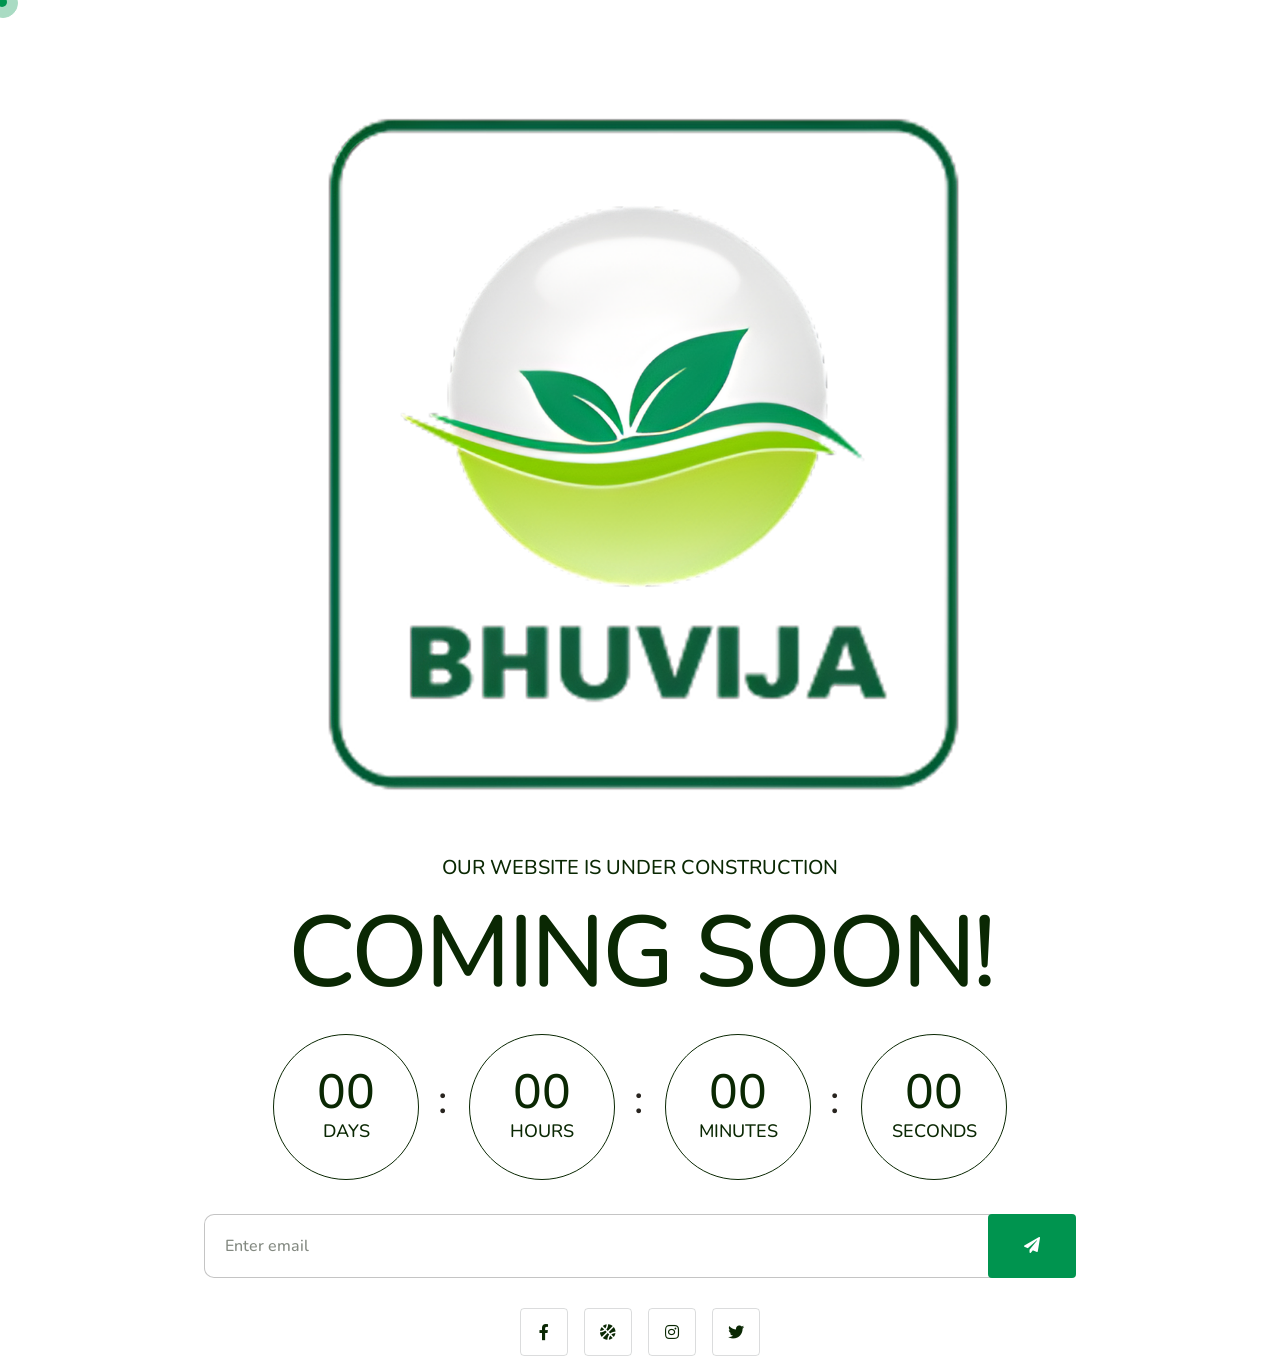
<file: comming-soon.html>
<!DOCTYPE html>
<html lang="en">
<!--<< Header Area >>-->

<head>
    <!-- ========== Meta Tags ========== -->
    <meta charset="UTF-8">
    <meta http-equiv="X-UA-Compatible" content="IE=edge">
    <meta name="viewport" content="width=device-width, initial-scale=1">
    <meta name="author" content="Bhuvija">
    <meta name="description" content="Sri Bhuvija Crop Science Company">
    <!-- ======== Page title ============ -->
    <title>Sri Bhuvija Crop Science Company</title>
    <!--<< Favicon >>-->
    <link rel="shortcut icon" href="assets/img/logo/favicon.png">
    <!--<< Bootstrap min.css >>-->
    <link rel="stylesheet" href="assets/css/bootstrap.min.css">
    <!--<< Font Awesome.css >>-->
    <link rel="stylesheet" href="assets/css/font-awesome.css">
    <!--<< Animate.css >>-->
    <link rel="stylesheet" href="assets/css/animate.css">
    <!--<< Magnific Popup.css >>-->
    <link rel="stylesheet" href="assets/css/magnific-popup.css">
    <!--<< MeanMenu.css >>-->
    <link rel="stylesheet" href="assets/css/meanmenu.css">
    <!--<< Odometer.css >>-->
    <link rel="stylesheet" href="assets/css/odometer.css">
    <!--<< Swiper Bundle.css >>-->
    <link rel="stylesheet" href="assets/css/swiper-bundle.min.css">
    <!--<< Nice Select.css >>-->
    <link rel="stylesheet" href="assets/css/nice-select.css">
    <!--<< Main.css >>-->
    <link rel="stylesheet" href="assets/css/main.css">
</head>

<body>

    <!-- Preloader Start -->
    <div id="preloader" class="preloader">
        <div class="animation-preloader">
            <div class="spinner">
            </div>

            <p class="text-center">Loading</p>
        </div>
        <div class="loader">
            <div class="row">
                <div class="col-3 loader-section section-left">
                    <div class="bg"></div>
                </div>
                <div class="col-3 loader-section section-left">
                    <div class="bg"></div>
                </div>
                <div class="col-3 loader-section section-right">
                    <div class="bg"></div>
                </div>
                <div class="col-3 loader-section section-right">
                    <div class="bg"></div>
                </div>
            </div>
        </div>
    </div>

    <!-- Back To Top Start -->
    <button id="back-top" class="back-to-top">
        <i class="far fa-arrow-up"></i>
    </button>

    <!-- MouseCursor Start -->
    <div class="mouseCursor cursor-outer"></div>
    <div class="mouseCursor cursor-inner"></div>

    <!-- Comming Soon Section Start -->
    <section class="coming-soon-section section-padding pb-0 fix">
        <div class="container">
            <div class="row justify-content-center">
                <div class="col-lg-10">
                    <div class="cooming-soon-items">
                        <a href="index.html" class="coming-soon-logo wow fadeInUp">
                            <img src="assets/img/logo/bhuvija.png" alt="img">
                        </a>
                        <p class="wow fadeInUp" data-wow-delay=".2s">
                            OUR WEBSITE IS UNDER CONSTRUCTION
                        </p>
                        <h2 class="text wow fadeInUp" data-wow-delay=".4s">
                            COMING SOON!
                        </h2>
                        <div class="coming-soon-time" data-event-time="2026-12-31T23:59:59">
                            <div class="timer-content">
                                <h2 id="day">00</h2>
                                <span>Days</span>
                            </div>
                            <div class="timer-content style-2">
                                <h2 id="hour">00</h2>
                                <span>HOURS</span>
                            </div>
                            <div class="timer-content style-2">
                                <h2 id="min">00</h2>
                                <span>MINUTES</span>
                            </div>
                            <div class="timer-content style-2">
                                <h2 id="sec">00</h2>
                                <span>SECONDS</span>
                            </div>
                        </div>
                        <form action="#">
                            <div class="form-clt">
                                <input type="text" name="email" id="email" placeholder="Enter email">
                                <button type="submit" class="icon">
                                    <i class="fas fa-paper-plane"></i>
                                </button>
                            </div>
                        </form>
                        <div class="social-icon d-flex align-items-center">
                            <a href="#"><i class="fab fa-facebook-f"></i></a>
                            <a href="#"><i class="fas fa-basketball-ball"></i></a>
                            <a href="#"><i class="fab fa-instagram"></i></a>
                            <a href="#"><i class="fab fa-twitter"></i></a>
                        </div>
                    </div>
                </div>
            </div>
        </div>
    </section>

    <!--<< All JS Plugins >>-->
    <script src="assets/js/jquery-3.7.1.min.js"></script>
    <!--<< Bootstrap Js >>-->
    <script src="assets/js/bootstrap.bundle.min.js"></script>
    <!--<< Nice Select Js >>-->
    <script src="assets/js/jquery.nice-select.min.js"></script>
    <!--<< Odometer Js >>-->
    <script src="assets/js/odometer.min.js"></script>
    <!--<< Appear Js >>-->
    <script src="assets/js/jquery.appear.min.js"></script>
    <!--<< Swiper Slider Js >>-->
    <script src="assets/js/swiper-bundle.min.js"></script>
    <!--<< MeanMenu Js >>-->
    <script src="assets/js/jquery.meanmenu.min.js"></script>
    <!--<< Magnific Popup Js >>-->
    <script src="assets/js/jquery.magnific-popup.min.js"></script>
    <!--<< Wow Animation Js >>-->
    <script src="assets/js/wow.min.js"></script>
    <!--<< Gsap Animation Js >>-->
    <script src="assets/js/gsap.min.js"></script>
    <!--<< ScrollTrigger Js >>-->
    <script src="assets/js/ScrollTrigger.min.js"></script>
    <!--<< SplitText Js >>-->
    <script src="assets/js/SplitText.min.js"></script>
    <!--<< splitType Js >>-->
    <script src="assets/js/splitType.js"></script>
    <!--<< Main.js >>-->
    <script src="assets/js/main.js"></script>
</body>

</html>
</file>
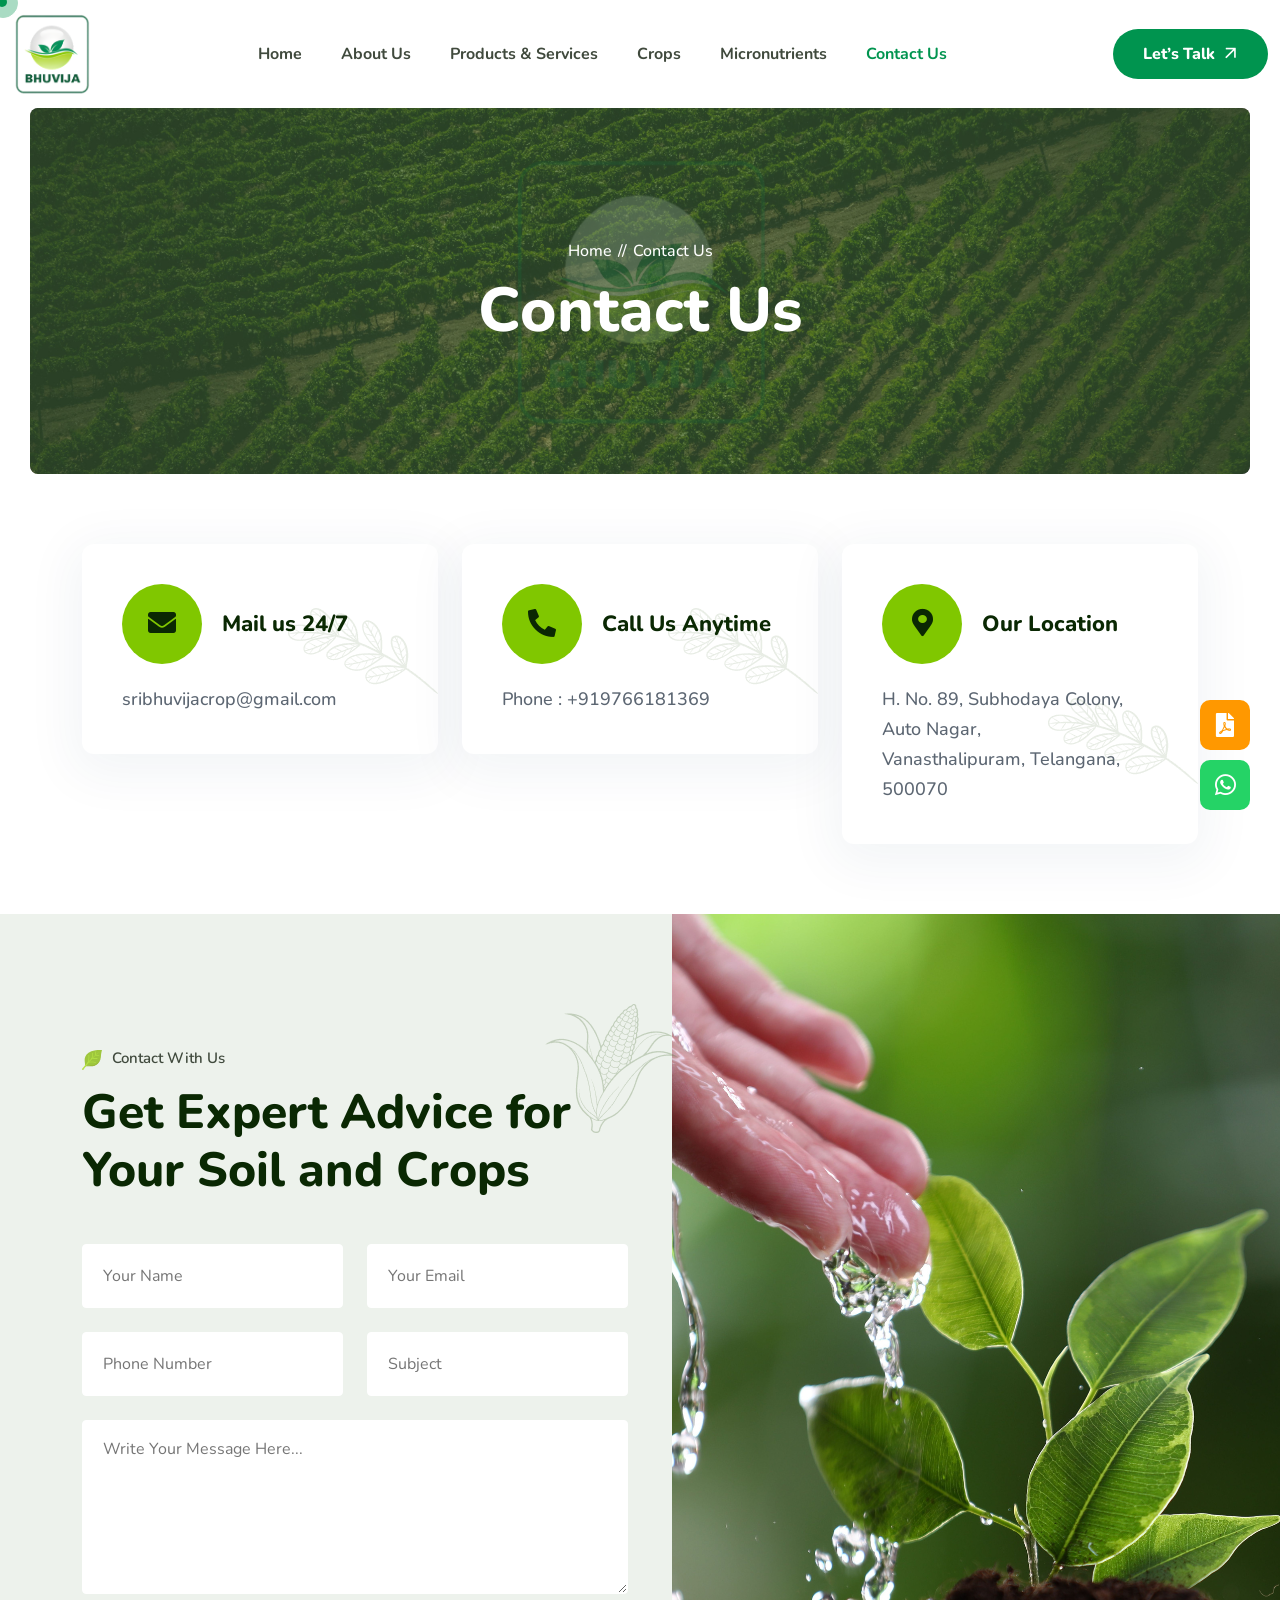
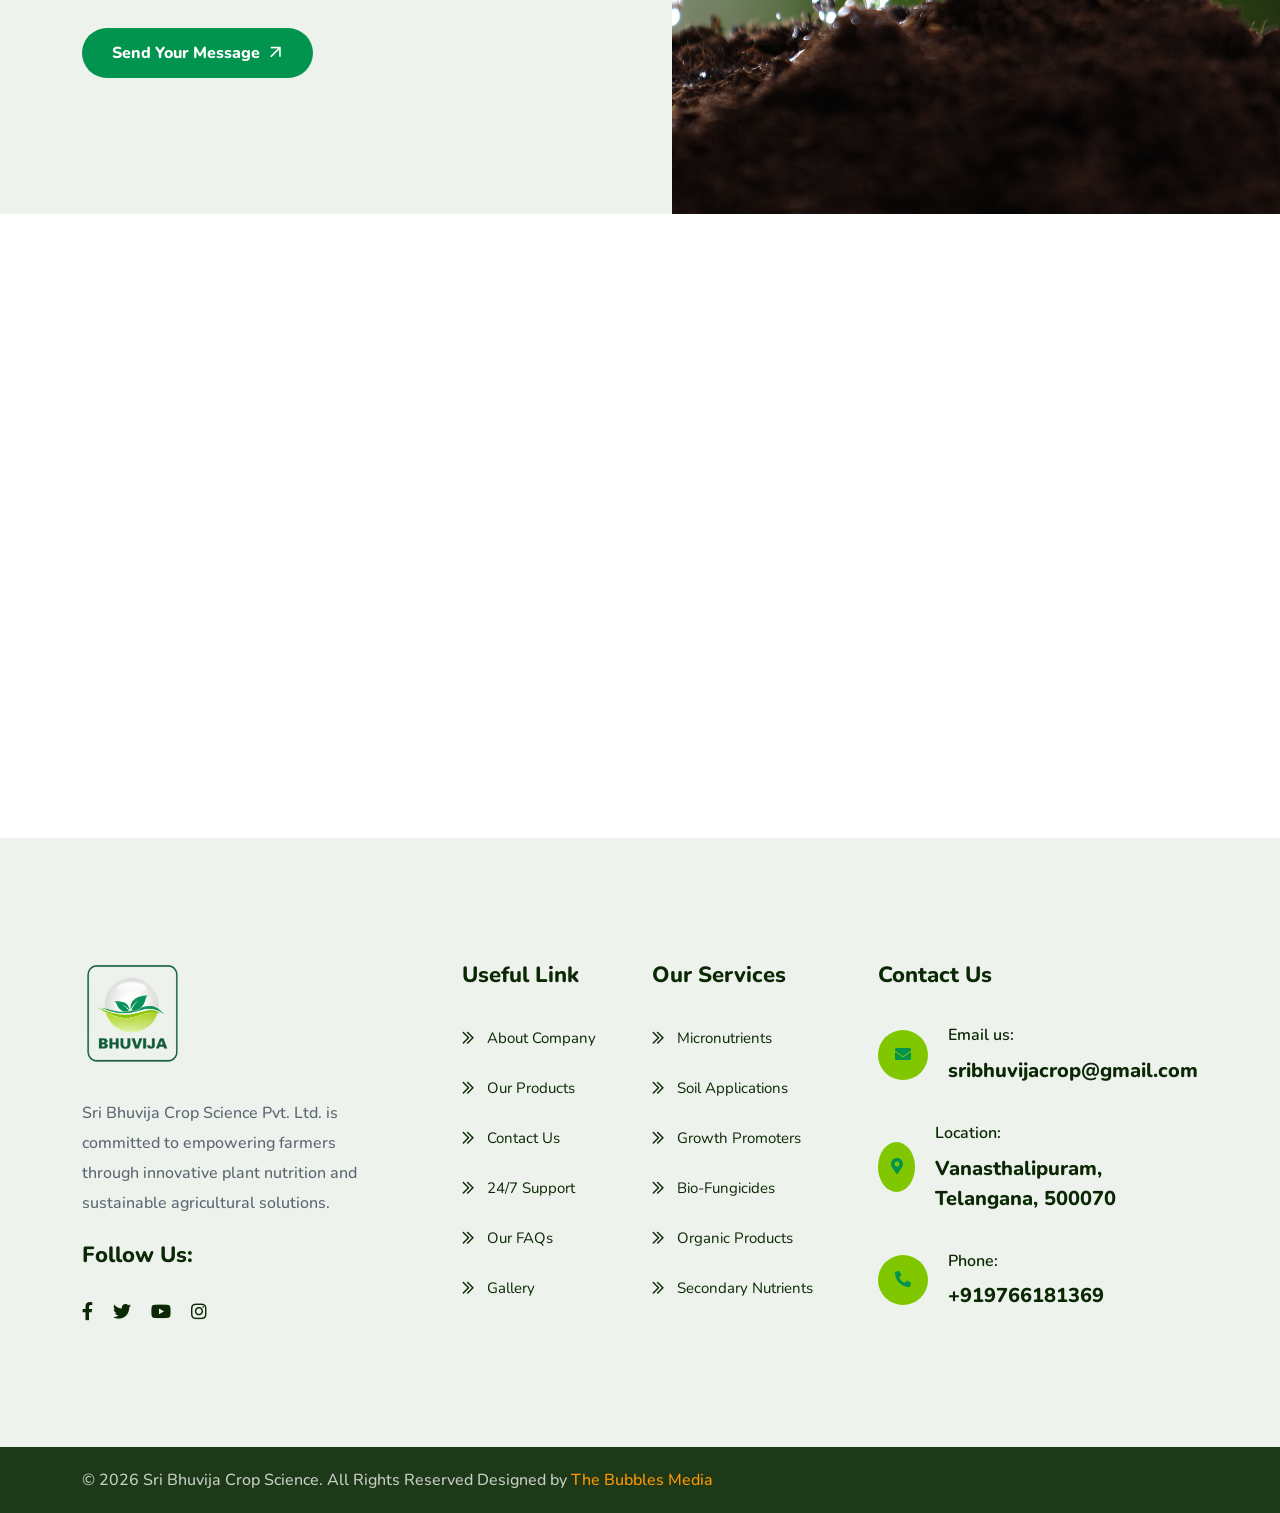
<file: contact.html>
<!doctype html>
<html lang="en">
<!--<< Header Area >>-->

<head>
  <!-- ========== Meta Tags ========== -->
  <meta charset="UTF-8" />
  <meta http-equiv="X-UA-Compatible" content="IE=edge" />
  <meta name="viewport" content="width=device-width, initial-scale=1" />
  <meta name="author" content="Sri Bhuvija Crop Science" />
  <meta name="description"
    content="Contact Sri Bhuvija Crop Science Pvt. Ltd. for quality micronutrient fertilizers and plant nutrition solutions." />
  <!-- ======== Page title ============ -->
  <title>Contact Us | Sri Bhuvija Crop Science Pvt. Ltd.</title>
  <!--<< Favicon >>-->
  <link rel="shortcut icon" href="assets/img/logo/favicon.png" />
  <!--<< Bootstrap min.css >>-->
  <link rel="stylesheet" href="assets/css/bootstrap.min.css" />
  <!--<< Font Awesome.css >>-->
  <link rel="stylesheet" href="assets/css/font-awesome.css" />
  <!--<< Animate.css >>-->
  <link rel="stylesheet" href="assets/css/animate.css" />
  <!--<< Magnific Popup.css >>-->
  <link rel="stylesheet" href="assets/css/magnific-popup.css" />
  <!--<< MeanMenu.css >>-->
  <link rel="stylesheet" href="assets/css/meanmenu.css" />
  <!--<< Odometer.css >>-->
  <link rel="stylesheet" href="assets/css/odometer.css" />
  <!--<< Swiper Bundle.css >>-->
  <link rel="stylesheet" href="assets/css/swiper-bundle.min.css" />
  <!--<< Nice Select.css >>-->
  <link rel="stylesheet" href="assets/css/nice-select.css" />
  <!--<< Main.css >>-->
  <link rel="stylesheet" href="assets/css/main.css" />
</head>

<body>
  <!-- Preloader Start -->
  <div id="preloader" class="preloader">
    <div class="animation-preloader">
      <div class="spinner"></div>

      <p class="text-center">Loading</p>
    </div>
    <div class="loader">
      <div class="row">
        <div class="col-3 loader-section section-left">
          <div class="bg"></div>
        </div>
        <div class="col-3 loader-section section-left">
          <div class="bg"></div>
        </div>
        <div class="col-3 loader-section section-right">
          <div class="bg"></div>
        </div>
        <div class="col-3 loader-section section-right">
          <div class="bg"></div>
        </div>
      </div>
    </div>
  </div>

  <!-- Floating WhatsApp Button -->
  <a href="https://wa.me/919848012345" target="_blank" class="floating-btn floating-whatsapp" title="Chat on WhatsApp">
    <i class="fab fa-whatsapp"></i>
  </a>

  <!-- Floating Brochure Button -->
  <a href="assets/BHUVIJA%20PRODUCT%20BROUCHER.pdf" target="_blank" class="floating-btn floating-brochure"
    title="Download Brochure">
    <i class="fas fa-file-pdf"></i>
  </a>

  <!-- Back To Top Start -->
  <button id="back-top" class="back-to-top">
    <i class="far fa-arrow-up"></i>
  </button>

  <!-- MouseCursor Start -->
  <div class="mouseCursor cursor-outer"></div>
  <div class="mouseCursor cursor-inner"></div>

  <!-- Offcanvas Area Start -->
  <div class="fix-area">
    <div class="offcanvas__info">
      <div class="offcanvas__wrapper">
        <div class="offcanvas__content">
          <div class="offcanvas__top mb-5 d-flex justify-content-between align-items-center">
            <div class="offcanvas__logo">
              <a href="index.html">
                <img src="assets/img/logo/bhuvija.png" alt="logo-img" />
              </a>
            </div>
            <div class="offcanvas__close">
              <button>
                <i class="fas fa-times"></i>
              </button>
            </div>
          </div>
          <h3 class="offcanvas-title">Hello There!</h3>
          <p>
            Sri Bhuvija Crop Science Pvt. Ltd. is committed to empowering
            farmers through innovative plant nutrition and sustainable
            agricultural solutions.
          </p>
          <div class="mobile-menu fix mt-15"></div>
          <div class="social-icon d-flex align-items-center">
            <a href="javascript:void(0)"><i class="fab fa-facebook-f"></i></a>
            <a href="javascript:void(0)"><i class="fab fa-twitter"></i></a>
            <a href="javascript:void(0)"><i class="fab fa-youtube"></i></a>
            <a href="javascript:void(0)"><i class="fab fa-linkedin-in"></i></a>
          </div>

          <div class="offcanvas__contact">
            <h3>Contact Us</h3>
            <ul class="contact-list">
              <li>
                <div class="icon">
                  <i class="far fa-phone-alt"></i>
                </div>
                <div class="content">
                  <p>Call Us</p>
                  <h4><a href="tel:+919766181369">+919766181369</a></h4>
                </div>
              </li>
              <li>
                <div class="icon">
                  <i class="fal fa-envelope"></i>
                </div>
                <div class="content">
                  <p>Send Email</p>
                  <h4>
                    <a href="mailto:sribhuvijacrop@gmail.com">sribhuvijacrop@gmail.com</a>
                  </h4>
                </div>
              </li>
              <li>
                <div class="icon">
                  <i class="fal fa-map-marker-alt"></i>
                </div>
                <div class="content">
                  <p>Location</p>
                  <h4>
                    H. No. 89, Subhodaya Colony, Auto Nagar, <br />
                    Vanasthalipuram, Telangana, 500070
                  </h4>
                </div>
              </li>
            </ul>
          </div>
          <a href="contact.html" class="theme-btn">
            Let’s Talk
            <i class="far fa-arrow-right"></i>
          </a>
        </div>
      </div>
    </div>
  </div>
  <div class="offcanvas__overlay"></div>

  <!-- Header Section Start -->
  <header id="header-sticky" class="header-1">
    <div class="container">
      <div class="mega-menu-wrapper">
        <div class="header-main">
          <a href="index.html" class="header-logo">
            <img src="assets/img/logo/bhuvija.png" alt="img" />
          </a>
          <div class="mean__menu-wrapper">
            <div class="main-menu">
              <nav id="mobile-menu">
                <ul>
                  <li>
                    <a href="index.html"> Home </a>
                  </li>
                  <li class="d-xl-none">
                    <a href="index.html" class="border-none"> Home </a>
                  </li>
                  <li>
                    <a href="about.html"> About Us </a>
                  </li>
                  <li>
                    <a href="products.html"> Products & Services </a>
                  </li>
                  <li class="">
                    <a href="crops.html">
                      Crops
                    </a>
                  </li>
                  <li>
                    <a href="best-micronutrients-for-plants.html" class="active-link">
                      Micronutrients
                    </a>
                  </li>
                  <li class="active">
                    <a href="contact.html"> Contact Us </a>
                  </li>
                </ul>
              </nav>
            </div>
          </div>
          <div class="header-right d-flex justify-content-end align-items-center">
            <a href="contact.html" class="theme-btn">
              Let’s Talk
              <i class="far fa-arrow-right"></i>
            </a>
            <div class="header__hamburger my-auto d-lg-none">
              <div class="sidebar__toggle">
                <div class="header-bar">
                  <span></span>
                  <span></span>
                  <span></span>
                </div>
              </div>
            </div>
          </div>
        </div>
      </div>
    </div>
  </header>

  <!-- Breadcrumb Section Start -->
  <section class="breadcrumb-wrapper bg-cover fix" style="background-image: url(assets/img/bg/footer-bg.png)">
    <div class="shape-1 float-bob-y">
      <img src="assets/img/inner-page/shape-1.png" alt="img" />
    </div>
    <div class="shape-2 float-bob-x">
      <img src="assets/img/inner-page/shape-2.png" alt="img" />
    </div>
    <div class="container">
      <div class="page-heading">
        <ul class="breadcrumb-list wow fadeInUp">
          <li>Home</li>
          <li>//</li>
          <li>Contact Us</li>
        </ul>
        <h1 class="breadcrumb-title text-anim">Contact Us</h1>
      </div>
    </div>
  </section>

  <!-- Contact Section Start -->
  <section class="contact-info-section section-padding fix">
    <div class="container">
      <div class="row g-4">
        <div class="col-xl-4 col-lg-6 col-md-6 wow fadeInUp" data-wow-delay=".3s">
          <div class="contact-info-box">
            <div class="shape-1">
              <img src="assets/img/inner-page/contact-shape.png" alt="img" />
            </div>
            <div class="contact-top">
              <div class="icon">
                <i class="fas fa-envelope"></i>
              </div>
              <h3>Mail us 24/7</h3>
            </div>
            <p>
              <a href="mailto:sribhuvijacrop@gmail.com">sribhuvijacrop@gmail.com</a>
            </p>
          </div>
        </div>
        <div class="col-xl-4 col-lg-6 col-md-6 wow fadeInUp" data-wow-delay=".5s">
          <div class="contact-info-box">
            <div class="shape-1">
              <img src="assets/img/inner-page/contact-shape.png" alt="img" />
            </div>
            <div class="contact-top">
              <div class="icon">
                <i class="fas fa-phone-alt"></i>
              </div>
              <h3>Call Us Anytime</h3>
            </div>
            <p>
              <a href="tel:+919766181369">Phone : +919766181369</a>
            </p>
          </div>
        </div>
        <div class="col-xl-4 col-lg-6 col-md-6 wow fadeInUp" data-wow-delay=".7s">
          <div class="contact-info-box">
            <div class="shape-1">
              <img src="assets/img/inner-page/contact-shape.png" alt="img" />
            </div>
            <div class="contact-top">
              <div class="icon">
                <i class="fas fa-map-marker-alt"></i>
              </div>
              <h3>Our Location</h3>
            </div>
            <p>
              H. No. 89, Subhodaya Colony, Auto Nagar, <br />
              Vanasthalipuram, Telangana, 500070
            </p>
          </div>
        </div>
      </div>
    </div>
  </section>

  <!-- Contact Section Start -->
  <section class="contact-section section-bg fix">
    <div class="shape-1 float-bob-x">
      <img src="assets/img/home-1/contact-shape.png" alt="img" />
    </div>
    <div class="container">
      <div class="contact-wrapper">
        <div class="row align-items-center g-4">
          <div class="col-lg-6">
            <div class="contact-content">
              <div class="section-title mb-0">
                <span class="wow fadeInUp"><img src="assets/img/sub-title.svg" alt="img" />Contact
                  With Us</span>
                <h2>
                  Get Expert Advice for <br />
                  Your Soil and Crops
                </h2>
              </div>
              <form action="contact.php" id="contact-form" class="contact-form-box">
                <div class="row g-4 align-items-center justify-content-center">
                  <div class="col-lg-6 col-md-6 wow fadeInUp" data-wow-delay=".2s">
                    <div class="form-clt">
                      <input type="text" name="name" id="name" placeholder="Your Name" />
                    </div>
                  </div>
                  <div class="col-lg-6 col-md-6 wow fadeInUp" data-wow-delay=".4s">
                    <div class="form-clt">
                      <input type="text" name="email" id="email2" placeholder="Your Email" />
                    </div>
                  </div>
                  <div class="col-lg-6 col-md-6 wow fadeInUp" data-wow-delay=".6s">
                    <div class="form-clt">
                      <input type="text" name="phone" id="phone" placeholder="Phone Number" />
                    </div>
                  </div>
                  <div class="col-lg-6 col-md-6 wow fadeInUp" data-wow-delay=".7s">
                    <div class="form-clt">
                      <input type="text" name="subject" id="subject" placeholder="Subject" />
                    </div>
                  </div>
                  <div class="col-lg-12 wow fadeInUp" data-wow-delay=".8s">
                    <div class="form-clt">
                      <textarea name="message" id="message" placeholder="Write your message here..."></textarea>
                    </div>
                  </div>
                  <div class="col-lg-12 wow fadeInUp" data-wow-delay=".9s">
                    <div class="contact-button">
                      <button type="submit" class="theme-btn">
                        Send Your Message
                        <i class="far fa-arrow-right"></i>
                      </button>
                    </div>
                  </div>
                </div>
              </form>
            </div>
          </div>
          <div class="col-lg-6">
            <div class="contact-image">
              <img src="assets/img/contact-us.png" alt="img" />
            </div>
          </div>
        </div>
      </div>
    </div>
  </section>

  <!-- Contact Map Section Start -->
  <div class="map-section-contact">
    <div class="google-map">
      <iframe
        src="https://www.google.com/maps/embed?pb=!1m18!1m12!1m3!1d15233.1095594005!2d78.572!3d17.332!2m3!1f0!2f0!3f0!3m2!1i1024!2i768!4f13.1!3m3!1m2!1s0x3bcb989069d35677%3A0xb6974797079d854e!2sVanasthalipuram%2C%20Hyderabad%2C%20Telangana!5e0!3m2!1sen!2sin!4v1641984054261!5m2!1sen!2sin"
        style="border: 0" allowfullscreen="" loading="lazy"></iframe>
    </div>
  </div>

  <!-- Projects Section Start -->

  <!-- Footer Section Start -->
  <footer class="footer-section-4 section-padding section-bg pb-0 pt-0">
    <div class="shape-1 d-none d-xxl-block float-bob-x">
      <img src="assets/img/home-4/footer-shape-1.png" alt="img" />
    </div>
    <div class="shape-2 d-none d-xxl-block float-bob-y">
      <img src="assets/img/home-4/footer-shape-2.png" alt="img" />
    </div>
    <div class="container">
      <div class="footer-widget-wrapper-4">
        <div class="row">
          <div class="col-xl-4 col-lg-6 col-md-8 wow fadeInUp" data-wow-delay=".2s">
            <div class="footer-widget-items">
              <div class="widget-head">
                <a href="index.html" class="footer-logo">
                  <img src="assets/img/logo/bhuvija.png" alt="img" />
                </a>
              </div>
              <div class="footer-content">
                <p>
                  Sri Bhuvija Crop Science Pvt. Ltd. is committed to
                  empowering farmers through innovative plant nutrition and
                  sustainable agricultural solutions.
                </p>
                <h3>Follow Us:</h3>
                <div class="social-icon">
                  <a href="#"><i class="fab fa-facebook-f"></i></a>
                  <a href="#"><i class="fab fa-twitter"></i></a>
                  <a href="#"><i class="fab fa-youtube"></i></a>
                  <a href="#"><i class="fab fa-instagram"></i></a>
                </div>
              </div>
            </div>
          </div>
          <div class="col-xl-2 col-lg-3 col-md-4 col-sm-6 col-6 wow fadeInUp" data-wow-delay=".4s">
            <div class="footer-widget-items">
              <div class="widget-head">
                <h5>Useful Link</h5>
              </div>
              <ul class="list-area">
                <li>
                  <a href="about.html">
                    <i class="far fa-chevron-double-right"></i> About Company
                  </a>
                </li>
                <li>
                  <a href="products.html">
                    <i class="far fa-chevron-double-right"></i> Our Products
                  </a>
                </li>
                <li>
                  <a href="contact.html">
                    <i class="far fa-chevron-double-right"></i> Contact Us
                  </a>
                </li>
                <li>
                  <a href="contact.html">
                    <i class="far fa-chevron-double-right"></i> 24/7 Support
                  </a>
                </li>
                <li>
                  <a href="faq.html">
                    <i class="far fa-chevron-double-right"></i> Our FAQs
                  </a>
                </li>
                <li>
                  <a href="gallery.html">
                    <i class="far fa-chevron-double-right"></i> Gallery
                  </a>
                </li>
              </ul>
            </div>
          </div>
          <div class="col-xl-2 col-lg-3 col-md-6 col-sm-6 col-6 wow fadeInUp" data-wow-delay=".6s">
            <div class="footer-widget-items">
              <div class="widget-head">
                <h5>Our Services</h5>
              </div>
              <ul class="list-area">
                <li>
                  <a href="best-micronutrients-for-plants.html">
                    <i class="far fa-chevron-double-right"></i> Micronutrients
                  </a>
                </li>
                <li>
                  <a href="crops.html">
                    <i class="far fa-chevron-double-right"></i> Soil Applications
                  </a>
                </li>
                <li>
                  <a href="products.html">
                    <i class="far fa-chevron-double-right"></i> Growth Promoters
                  </a>
                </li>
                <li>
                  <a href="products.html">
                    <i class="far fa-chevron-double-right"></i> Bio-Fungicides
                  </a>
                </li>
                <li>
                  <a href="products.html">
                    <i class="far fa-chevron-double-right"></i> Organic Products
                  </a>
                </li>
                <li>
                  <a href="best-micronutrients-for-plants.html">
                    <i class="far fa-chevron-double-right"></i> Secondary Nutrients
                  </a>
                </li>
              </ul>
            </div>
          </div>
          <div class="col-xl-4 col-lg-4 col-md-6 ps-xl-5 wow fadeInUp" data-wow-delay=".8s">
            <div class="footer-widget-items">
              <div class="widget-head">
                <h5>Contact Us</h5>
              </div>
              <ul class="contact-list">
                <li>
                  <div class="icon">
                    <i class="fas fa-envelope"></i>
                  </div>
                  <div class="content">
                    <h5>Email us:</h5>
                    <p>
                      <a href="mailto:sribhuvijacrop@gmail.com">sribhuvijacrop@gmail.com</a>
                    </p>
                  </div>
                </li>
                <li>
                  <div class="icon">
                    <i class="fas fa-map-marker-alt"></i>
                  </div>
                  <div class="content">
                    <h5>Location:</h5>
                    <p>Vanasthalipuram, Telangana, 500070</p>
                  </div>
                </li>
                <li>
                  <div class="icon">
                    <i class="fas fa-phone-alt"></i>
                  </div>
                  <div class="content">
                    <h5>Phone:</h5>
                    <p><a href="tel:+919766181369">+919766181369</a></p>
                  </div>
                </li>
              </ul>
            </div>
          </div>
        </div>
      </div>
    </div>
    <div class="footer-bottom">
      <div class="container">
        <div class="footer-bottom-wrapper">
          <p class="text-1 wow fadeInUp">&copy; 2026 Sri Bhuvija Crop Science. All Rights Reserved Designed by
            <a href="https://www.thebubblesmedia.com/" target="_blank">The Bubbles Media</a>
          </p>
        </div>
      </div>
    </div>
  </footer>

  <!--<< All JS Plugins >>-->
  <script src="assets/js/jquery-3.7.1.min.js"></script>
  <!--<< Bootstrap Js >>-->
  <script src="assets/js/bootstrap.bundle.min.js"></script>
  <!--<< Nice Select Js >>-->
  <script src="assets/js/jquery.nice-select.min.js"></script>
  <!--<< Odometer Js >>-->
  <script src="assets/js/odometer.min.js"></script>
  <!--<< Appear Js >>-->
  <script src="assets/js/jquery.appear.min.js"></script>
  <!--<< Swiper Slider Js >>-->
  <script src="assets/js/swiper-bundle.min.js"></script>
  <!--<< MeanMenu Js >>-->
  <script src="assets/js/jquery.meanmenu.min.js"></script>
  <!--<< Magnific Popup Js >>-->
  <script src="assets/js/jquery.magnific-popup.min.js"></script>
  <!--<< Wow Animation Js >>-->
  <script src="assets/js/wow.min.js"></script>
  <!--<< Gsap Animation Js >>-->
  <script src="assets/js/gsap.min.js"></script>
  <!--<< ScrollTrigger Js >>-->
  <script src="assets/js/ScrollTrigger.min.js"></script>
  <!--<< SplitText Js >>-->
  <script src="assets/js/SplitText.min.js"></script>
  <!--<< splitType Js >>-->
  <script src="assets/js/splitType.js"></script>
  <!--<< Ajax Mail.js >>-->
  <script src="assets/js/ajax-mail.js"></script>
  <!--<< Main.js >>-->
  <script src="assets/js/main.js"></script>
</body>

</html>
</file>
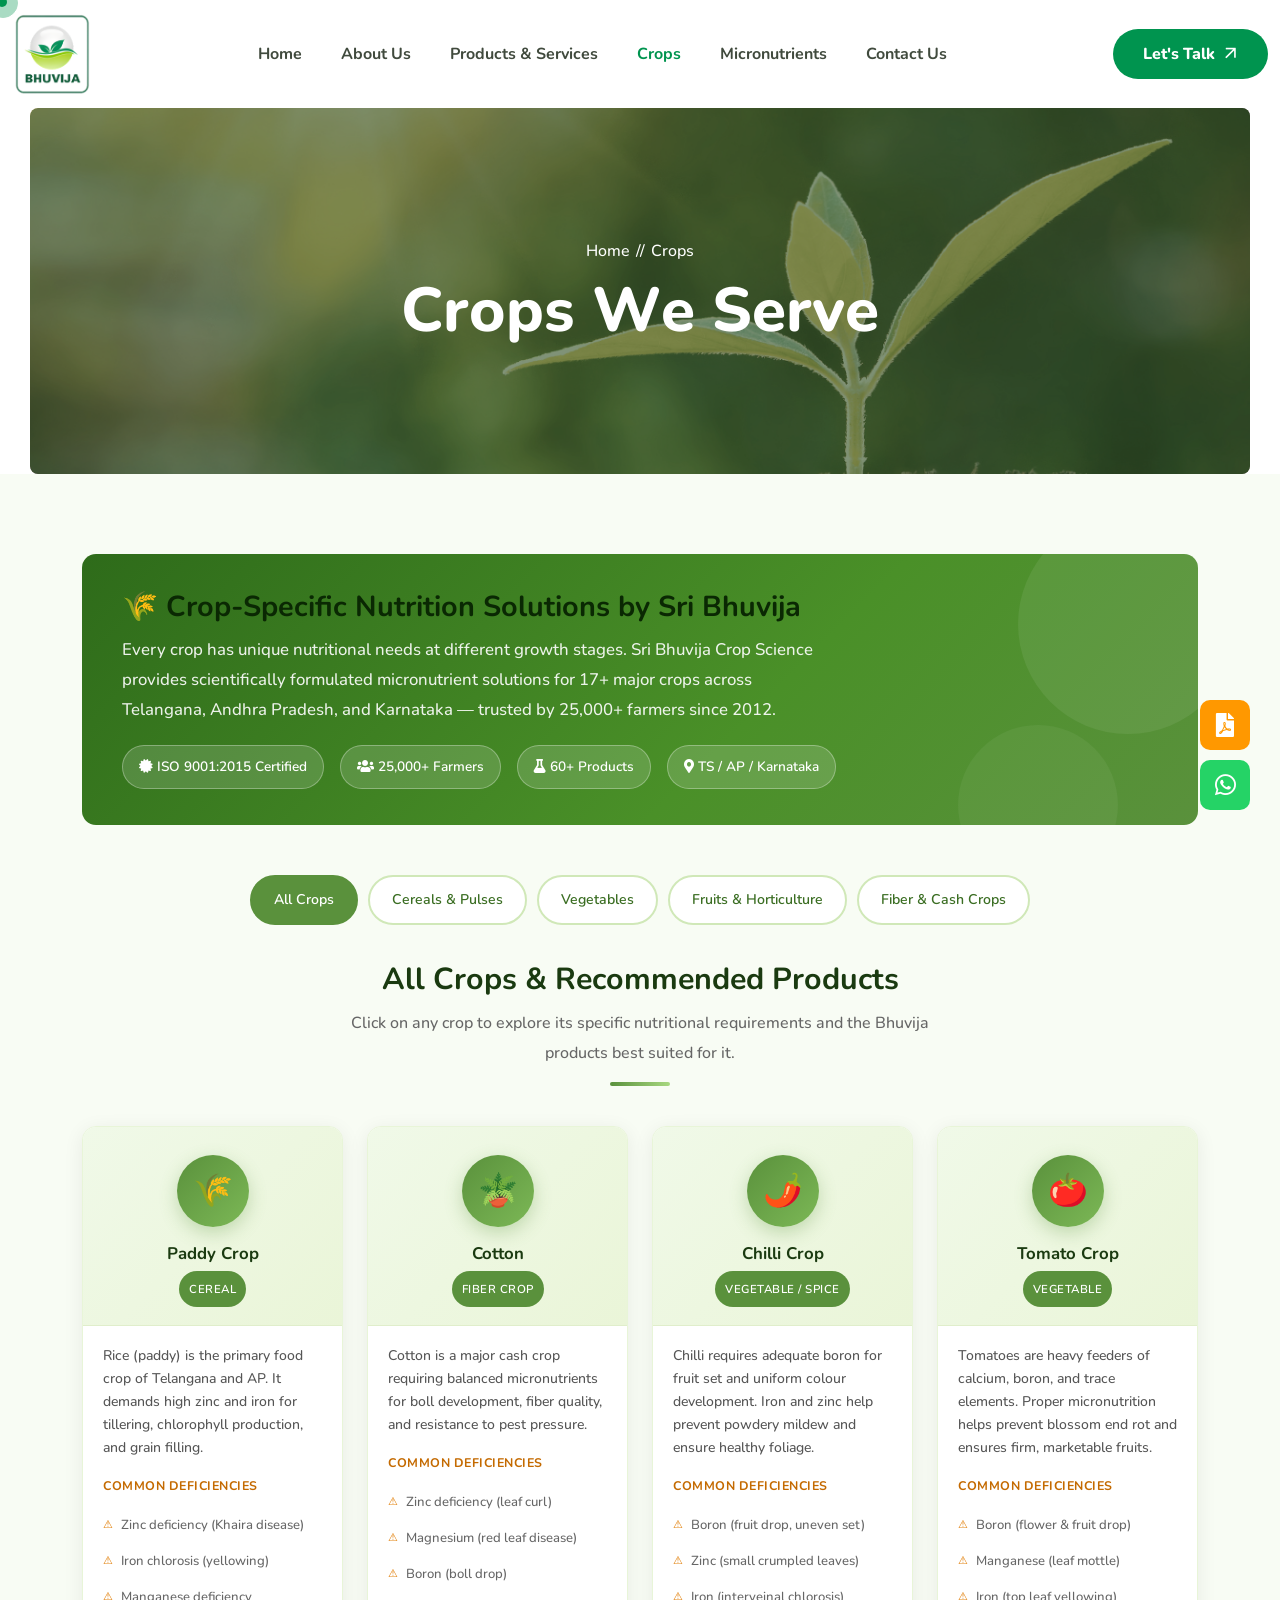
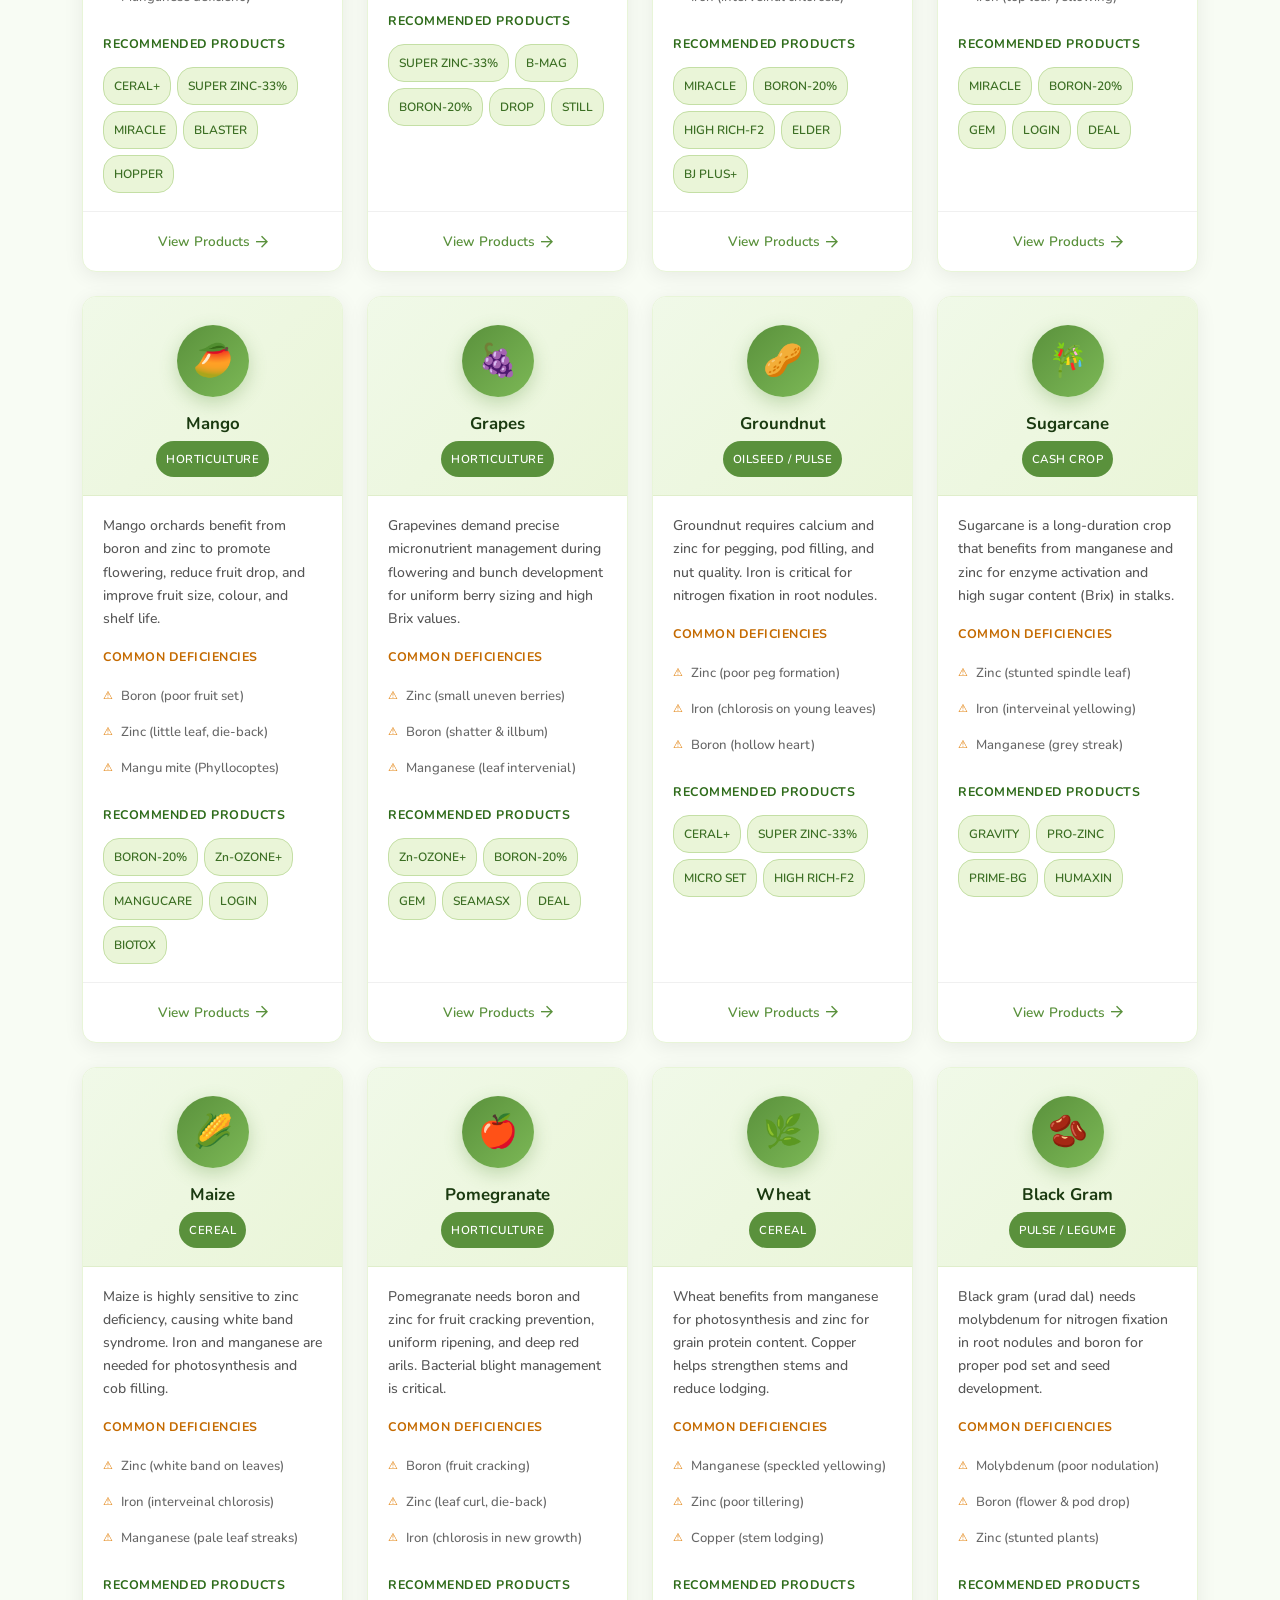
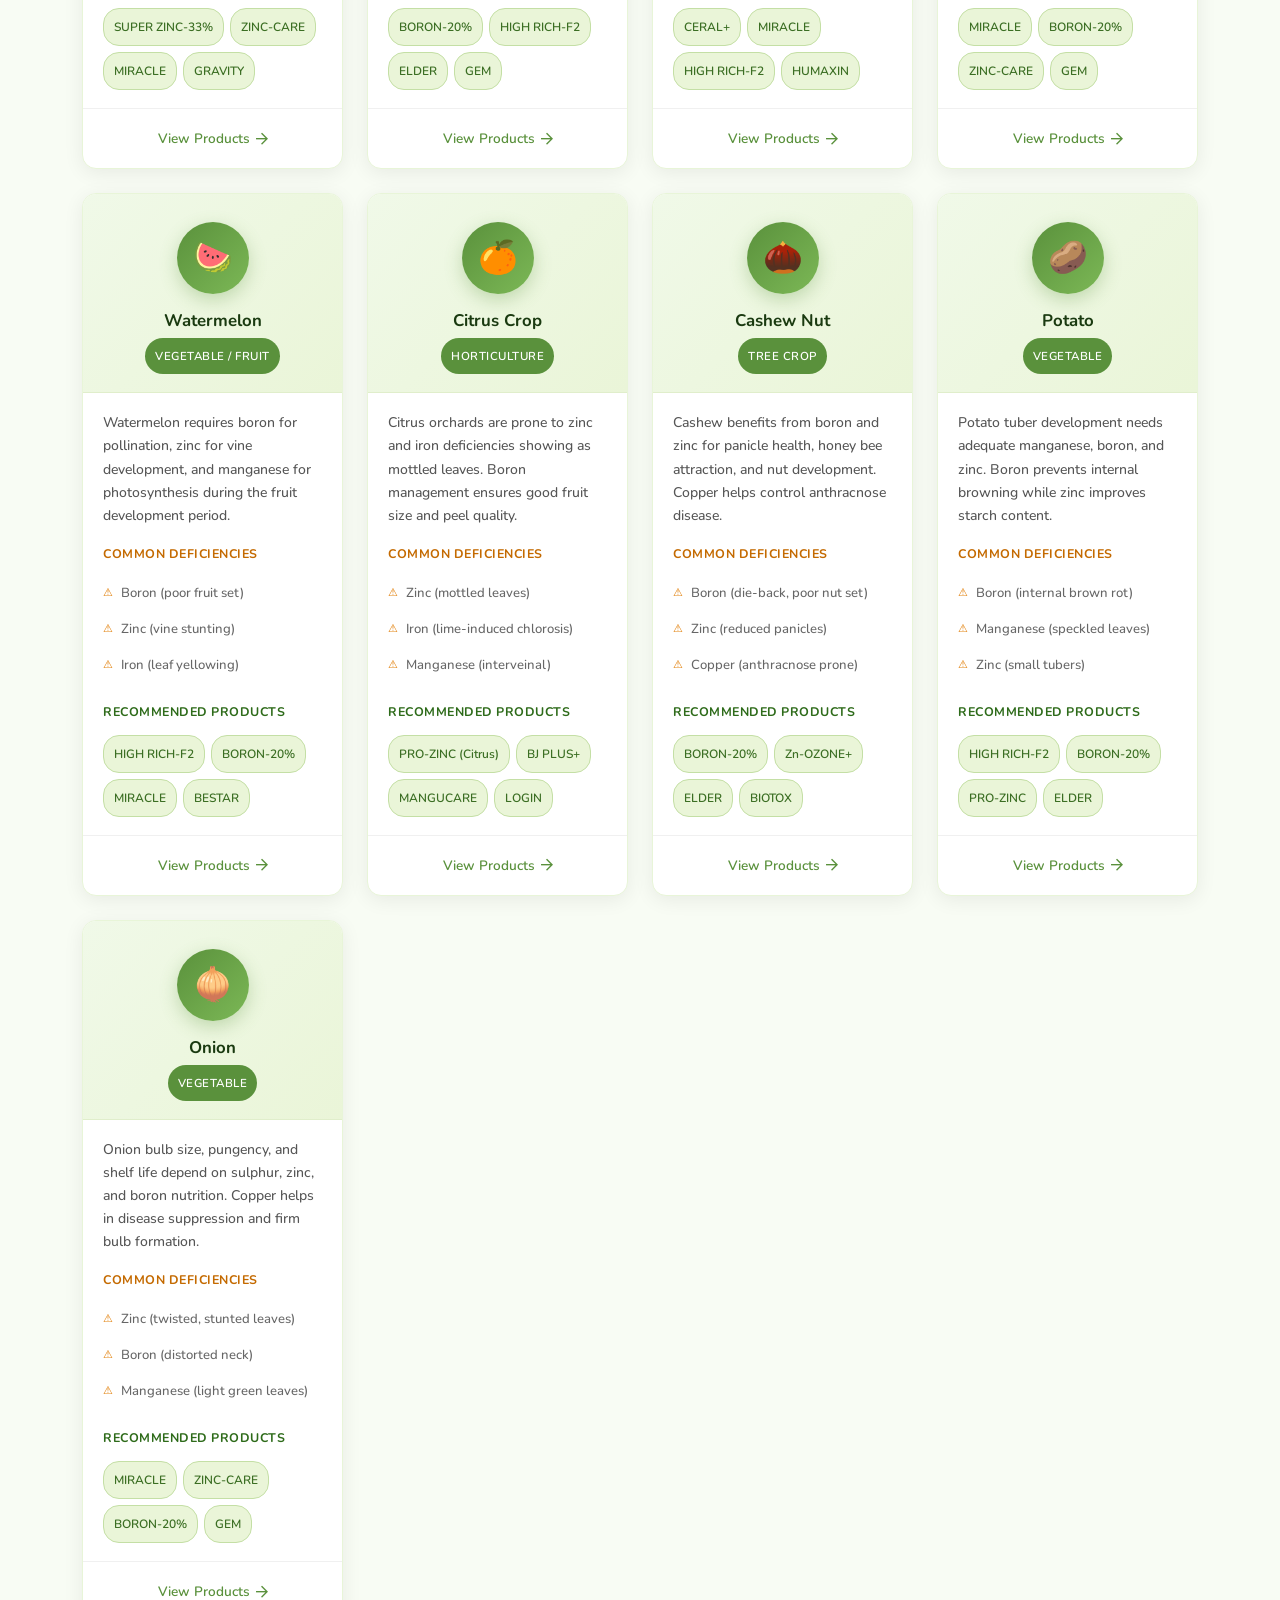
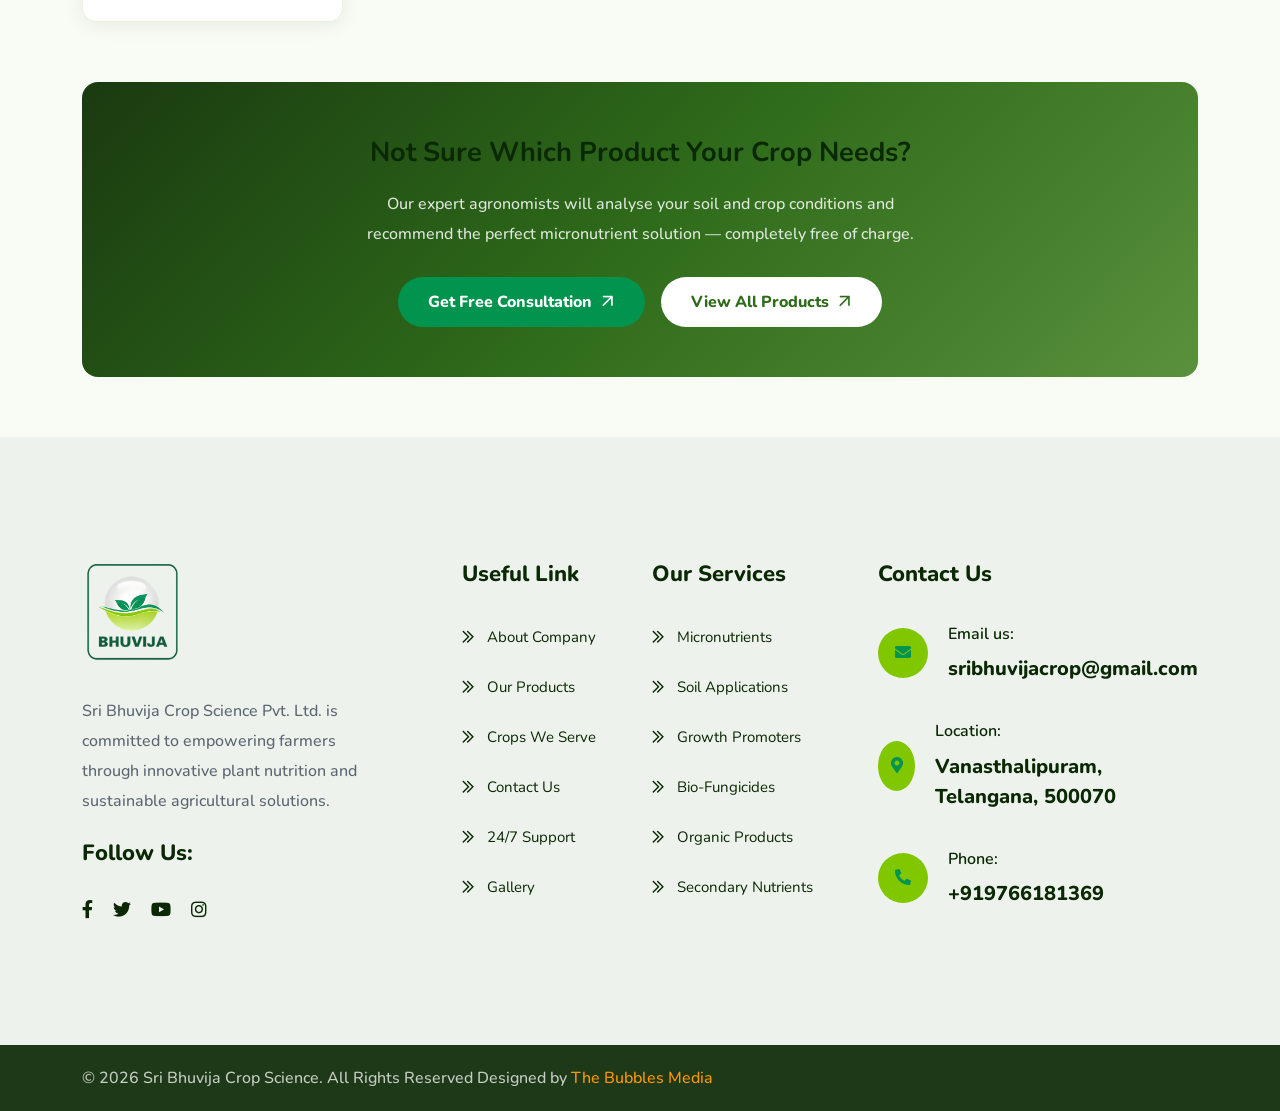
<file: crops.html>
<!doctype html>
<html lang="en">

<head>
    <!-- ========== Meta Tags ========== -->
    <meta charset="UTF-8">
    <meta http-equiv="X-UA-Compatible" content="IE=edge">
    <meta name="viewport" content="width=device-width, initial-scale=1">
    <meta name="author" content="Sri Bhuvija Crop Science">
    <meta name="description"
        content="Sri Bhuvija Crop Science – Recommended micronutrient solutions for all major crops including Paddy, Cotton, Chilli, Mango, Grapes, Sugarcane and more. Trusted by 25,000+ farmers since 2012.">
    <meta name="keywords"
        content="crop nutrition, paddy fertilizer, cotton micronutrients, chilli crop care, mango nutrition, sugarcane fertilizer, bhuvija crop science, agricultural solutions Telangana">
    <!-- Open Graph -->
    <meta property="og:title" content="Crops We Serve | Sri Bhuvija Crop Science">
    <meta property="og:description"
        content="Find the right micronutrient solution for every crop. Sri Bhuvija Crop Science serves 17+ major crops across Telangana, AP & Karnataka.">
    <meta property="og:type" content="website">
    <!-- ======== Page title ============ -->
    <title>Crops We Serve | Sri Bhuvija Crop Science Pvt. Ltd.</title>
    <!-- Favicon -->
    <link rel="shortcut icon" href="assets/img/logo/favicon.png">
    <!-- CSS -->
    <link rel="stylesheet" href="assets/css/bootstrap.min.css">
    <link rel="stylesheet" href="assets/css/font-awesome.css">
    <link rel="stylesheet" href="assets/css/animate.css">
    <link rel="stylesheet" href="assets/css/magnific-popup.css">
    <link rel="stylesheet" href="assets/css/meanmenu.css">
    <link rel="stylesheet" href="assets/css/odometer.css">
    <link rel="stylesheet" href="assets/css/swiper-bundle.min.css">
    <link rel="stylesheet" href="assets/css/nice-select.css">
    <link rel="stylesheet" href="assets/css/main.css">
    <style>
        /* ===== Crops Page Styles ===== */
        .crops-page-section {
            padding: 80px 0 60px;
            background: #f8fcf4;
        }

        .crops-page-intro {
            background: linear-gradient(135deg, #2e6b1a 0%, #4a9028 60%, #5a913c 100%);
            border-radius: 14px;
            padding: 36px 40px;
            margin-bottom: 50px;
            color: #fff;
            position: relative;
            overflow: hidden;
        }

        .crops-page-intro::before {
            content: '';
            position: absolute;
            right: -40px;
            top: -40px;
            width: 220px;
            height: 220px;
            border-radius: 50%;
            background: rgba(255, 255, 255, 0.07);
        }

        .crops-page-intro::after {
            content: '';
            position: absolute;
            right: 80px;
            bottom: -60px;
            width: 160px;
            height: 160px;
            border-radius: 50%;
            background: rgba(255, 255, 255, 0.05);
        }

        .crops-page-intro h2 {
            font-size: 1.8rem;
            font-weight: 700;
            margin-bottom: 10px;
        }

        .crops-page-intro p {
            font-size: 1.05rem;
            opacity: 0.9;
            margin-bottom: 0;
            max-width: 700px;
        }

        .trust-badges {
            display: flex;
            flex-wrap: wrap;
            gap: 16px;
            margin-top: 20px;
        }

        .trust-badge {
            background: rgba(255, 255, 255, 0.15);
            border: 1px solid rgba(255, 255, 255, 0.3);
            border-radius: 30px;
            padding: 6px 16px;
            font-size: 0.85rem;
            font-weight: 600;
        }

        /* Section heading */
        .crops-section-heading {
            text-align: center;
            margin-bottom: 40px;
        }

        .crops-section-heading h2 {
            font-size: 1.9rem;
            font-weight: 700;
            color: #1a3a10;
            margin-bottom: 10px;
        }

        .crops-section-heading p {
            color: #666;
            font-size: 1rem;
            max-width: 600px;
            margin: 0 auto;
        }

        .section-divider {
            width: 60px;
            height: 4px;
            background: linear-gradient(90deg, #5a913c, #a8d880);
            border-radius: 2px;
            margin: 14px auto 0;
        }

        /* Crop Cards Grid */
        .crop-cards-grid {
            display: grid;
            grid-template-columns: repeat(4, 1fr);
            gap: 24px;
            margin-bottom: 60px;
        }

        .crop-card {
            background: #fff;
            border-radius: 14px;
            overflow: hidden;
            box-shadow: 0 4px 20px rgba(0, 0, 0, 0.07);
            border: 1px solid #e8f5d8;
            transition: all 0.35s ease;
            display: flex;
            flex-direction: column;
        }

        .crop-card:hover {
            transform: translateY(-8px);
            box-shadow: 0 16px 40px rgba(90, 145, 60, 0.18);
            border-color: #5a913c;
        }

        .crop-card-header {
            padding: 28px 24px 18px;
            text-align: center;
            background: linear-gradient(135deg, #f0f9e8 0%, #eaf5d8 100%);
            border-bottom: 1px solid #e0eecb;
        }

        .crop-icon-circle {
            width: 72px;
            height: 72px;
            border-radius: 50%;
            background: linear-gradient(135deg, #5a913c, #7cb856);
            display: flex;
            align-items: center;
            justify-content: center;
            margin: 0 auto 14px;
            font-size: 2rem;
            box-shadow: 0 6px 18px rgba(90, 145, 60, 0.3);
        }

        .crop-card-header h3 {
            font-size: 1.05rem;
            font-weight: 700;
            color: #1a3a10;
            margin-bottom: 4px;
        }

        .crop-card-header .crop-type-tag {
            display: inline-block;
            background: #5a913c;
            color: #fff;
            font-size: 0.72rem;
            font-weight: 600;
            padding: 3px 10px;
            border-radius: 20px;
            letter-spacing: 0.5px;
            text-transform: uppercase;
        }

        .crop-card-body {
            padding: 18px 20px;
            flex-grow: 1;
        }

        .crop-card-body p {
            font-size: 0.875rem;
            color: #555;
            line-height: 1.65;
            margin-bottom: 12px;
        }

        .crop-deficiency-title {
            font-size: 0.78rem;
            font-weight: 700;
            color: #c46a00;
            text-transform: uppercase;
            letter-spacing: 0.5px;
            margin-bottom: 6px;
        }

        .crop-deficiency-list {
            list-style: none;
            padding: 0;
            margin: 0 0 14px;
        }

        .crop-deficiency-list li {
            font-size: 0.82rem;
            color: #666;
            padding: 3px 0 3px 18px;
            position: relative;
        }

        .crop-deficiency-list li::before {
            content: '⚠';
            position: absolute;
            left: 0;
            font-size: 0.7rem;
            color: #e07b00;
        }

        .crop-products-title {
            font-size: 0.78rem;
            font-weight: 700;
            color: #2e6b1a;
            text-transform: uppercase;
            letter-spacing: 0.5px;
            margin-bottom: 8px;
        }

        .crop-product-tags {
            display: flex;
            flex-wrap: wrap;
            gap: 6px;
        }

        .crop-product-tag {
            background: #eaf5d8;
            border: 1px solid #c4dfa5;
            border-radius: 16px;
            padding: 3px 10px;
            font-size: 0.75rem;
            color: #3b6e23;
            font-weight: 600;
        }

        .crop-card-footer {
            padding: 14px 20px;
            border-top: 1px solid #f0f0f0;
            text-align: center;
        }

        .crop-card-footer a {
            color: #5a913c;
            font-size: 0.85rem;
            font-weight: 600;
            text-decoration: none;
            display: inline-flex;
            align-items: center;
            gap: 6px;
            transition: gap 0.2s;
        }

        .crop-card-footer a:hover {
            color: #2e6b1a;
            gap: 10px;
        }

        /* CTA Banner */
        .crops-cta-box {
            background: linear-gradient(135deg, #1a3a10 0%, #2e6b1a 50%, #5a913c 100%);
            border-radius: 16px;
            padding: 50px 40px;
            text-align: center;
            color: #fff;
            margin-top: 20px;
        }

        .crops-cta-box h3 {
            font-size: 1.7rem;
            font-weight: 700;
            margin-bottom: 14px;
        }

        .crops-cta-box p {
            color: rgba(255, 255, 255, 0.85);
            font-size: 1rem;
            margin-bottom: 28px;
            max-width: 580px;
            margin-left: auto;
            margin-right: auto;
        }

        /* Crop categories filter bar */
        .crop-filter-bar {
            display: flex;
            flex-wrap: wrap;
            gap: 10px;
            justify-content: center;
            margin-bottom: 36px;
        }

        .crop-filter-btn {
            background: #fff;
            border: 2px solid #d0e8b8;
            border-radius: 30px;
            padding: 8px 22px;
            font-size: 0.88rem;
            font-weight: 600;
            color: #3b6e23;
            cursor: pointer;
            transition: all 0.25s ease;
        }

        .crop-filter-btn:hover,
        .crop-filter-btn.active {
            background: #5a913c;
            border-color: #5a913c;
            color: #fff;
        }

        /* Responsive */
        @media (max-width: 1199px) {
            .crop-cards-grid {
                grid-template-columns: repeat(3, 1fr);
            }
        }

        @media (max-width: 767px) {
            .crop-cards-grid {
                grid-template-columns: repeat(2, 1fr);
                gap: 16px;
            }

            .crops-page-intro {
                padding: 28px 24px;
            }

            .crops-page-intro h2 {
                font-size: 1.4rem;
            }
        }

        @media (max-width: 480px) {
            .crop-cards-grid {
                grid-template-columns: 1fr;
            }
        }
    </style>
</head>

<body>

    <!-- Preloader Start -->
    <div id="preloader" class="preloader">
        <div class="animation-preloader">
            <div class="spinner"></div>
            <p class="text-center">Loading</p>
        </div>
        <div class="loader">
            <div class="row">
                <div class="col-3 loader-section section-left">
                    <div class="bg"></div>
                </div>
                <div class="col-3 loader-section section-left">
                    <div class="bg"></div>
                </div>
                <div class="col-3 loader-section section-right">
                    <div class="bg"></div>
                </div>
                <div class="col-3 loader-section section-right">
                    <div class="bg"></div>
                </div>
            </div>
        </div>
    </div>

    <!-- Floating WhatsApp Button -->
    <a href="https://wa.me/919766181369" target="_blank" class="floating-btn floating-whatsapp"
        title="Chat on WhatsApp">
        <i class="fab fa-whatsapp"></i>
    </a>

    <!-- Floating Brochure Button -->
    <a href="assets/BHUVIJA%20PRODUCT%20BROUCHER.pdf" title="Download Brochure" target="_blank"
        class="floating-btn floating-brochure">
        <i class="fas fa-file-pdf"></i>
    </a>

    <!-- Back To Top -->
    <button id="back-top" class="back-to-top">
        <i class="far fa-arrow-up"></i>
    </button>

    <!-- MouseCursor -->
    <div class="mouseCursor cursor-outer"></div>
    <div class="mouseCursor cursor-inner"></div>

    <!-- Offcanvas Area -->
    <div class="fix-area">
        <div class="offcanvas__info">
            <div class="offcanvas__wrapper">
                <div class="offcanvas__content">
                    <div class="offcanvas__top mb-5 d-flex justify-content-between align-items-center">
                        <div class="offcanvas__logo">
                            <a href="index.html">
                                <img src="assets/img/logo/bhuvija.png" alt="logo-img">
                            </a>
                        </div>
                        <div class="offcanvas__close">
                            <button><i class="fas fa-times"></i></button>
                        </div>
                    </div>
                    <h3 class="offcanvas-title">Bhuvija Family</h3>
                    <p>Sri Bhuvija Crop Science Pvt. Ltd. was incorporated in Hyderabad in 2012, specializing in quality
                        micronutrient fertilizers and plant nutrition products.</p>
                    <div class="mobile-menu fix mt-15"></div>
                    <div class="social-icon d-flex align-items-center">
                        <a href="javascript:void(0)"><i class="fab fa-facebook-f"></i></a>
                        <a href="javascript:void(0)"><i class="fab fa-twitter"></i></a>
                        <a href="javascript:void(0)"><i class="fab fa-youtube"></i></a>
                        <a href="javascript:void(0)"><i class="fab fa-linkedin-in"></i></a>
                    </div>
                    <div class="offcanvas__contact">
                        <h3>Contact Us</h3>
                        <ul class="contact-list">
                            <li>
                                <div class="icon"><i class="far fa-phone-alt"></i></div>
                                <div class="content">
                                    <p>Call Us</p>
                                    <h4><a href="tel:+919766181369">+919766181369</a></h4>
                                </div>
                            </li>
                            <li>
                                <div class="icon"><i class="fal fa-envelope"></i></div>
                                <div class="content">
                                    <p>Send Email</p>
                                    <h4><a href="mailto:sribhuvijacrop@gmail.com">sribhuvijacrop@gmail.com</a></h4>
                                </div>
                            </li>
                            <li>
                                <div class="icon"><i class="fal fa-map-marker-alt"></i></div>
                                <div class="content">
                                    <p>Location</p>
                                    <h4>H. No. 89, Subhodaya Colony, Auto Nagar,<br>Vanasthalipuram, Telangana, 500070
                                    </h4>
                                </div>
                            </li>
                        </ul>
                    </div>
                    <a href="contact.html" class="theme-btn">Let's Talk <i class="far fa-arrow-right"></i></a>
                </div>
            </div>
        </div>
    </div>
    <div class="offcanvas__overlay"></div>

    <!-- Header Section -->
    <header id="header-sticky" class="header-1">
        <div class="container">
            <div class="mega-menu-wrapper">
                <div class="header-main">
                    <a href="index.html" class="header-logo">
                        <img src="assets/img/logo/bhuvija.png" alt="img">
                    </a>
                    <div class="mean__menu-wrapper">
                        <div class="main-menu">
                            <nav id="mobile-menu">
                                <ul>
                                    <li>
                                        <a href="index.html">Home</a>
                                    </li>
                                    <li class="d-xl-none">
                                        <a href="index.html" class="border-none">Home</a>
                                    </li>
                                    <li>
                                        <a href="about.html">About Us</a>
                                    </li>
                                    <li>
                                        <a href="products.html">Products &amp; Services</a>
                                    </li>
                                    <li class="active">
                                        <a href="crops.html">Crops</a>
                                    </li>
                                    <li>
                                        <a href="best-micronutrients-for-plants.html">Micronutrients</a>
                                    </li>
                                    <li>
                                        <a href="contact.html">Contact Us</a>
                                    </li>
                                </ul>
                            </nav>
                        </div>
                    </div>
                    <div class="header-right d-flex justify-content-end align-items-center">
                        <a href="contact.html" class="theme-btn">
                            Let's Talk <i class="far fa-arrow-right"></i>
                        </a>
                        <div class="header__hamburger my-auto d-lg-none">
                            <div class="sidebar__toggle">
                                <div class="header-bar">
                                    <span></span><span></span><span></span>
                                </div>
                            </div>
                        </div>
                    </div>
                </div>
            </div>
        </div>
    </header>

    <!-- Breadcrumb Section -->
    <section class="breadcrumb-wrapper bg-cover fix" style="background-image: url(assets/img/hero/hero-img1.png)">
        <div class="shape-1 float-bob-y">
            <img src="assets/img/inner-page/shape-1.png" alt="img">
        </div>
        <div class="shape-2 float-bob-x">
            <img src="assets/img/inner-page/shape-2.png" alt="img">
        </div>
        <div class="container">
            <div class="page-heading">
                <ul class="breadcrumb-list wow fadeInUp">
                    <li>Home</li>
                    <li>//</li>
                    <li>Crops</li>
                </ul>
                <h1 class="breadcrumb-title text-anim">Crops We Serve</h1>
            </div>
        </div>
    </section>

    <!-- Crops Section -->
    <section class="crops-page-section fix">
        <div class="container">

            <!-- Intro Banner -->
            <div class="crops-page-intro wow fadeInUp">
                <h2>🌾 Crop-Specific Nutrition Solutions by Sri Bhuvija</h2>
                <p>Every crop has unique nutritional needs at different growth stages. Sri Bhuvija Crop Science provides
                    scientifically formulated micronutrient solutions for 17+ major crops across Telangana, Andhra
                    Pradesh, and Karnataka — trusted by 25,000+ farmers since 2012.</p>
                <div class="trust-badges">
                    <span class="trust-badge"><i class="fas fa-certificate"></i> ISO 9001:2015 Certified</span>
                    <span class="trust-badge"><i class="fas fa-users"></i> 25,000+ Farmers</span>
                    <span class="trust-badge"><i class="fas fa-flask"></i> 60+ Products</span>
                    <span class="trust-badge"><i class="fas fa-map-marker-alt"></i> TS / AP / Karnataka</span>
                </div>
            </div>

            <!-- Filter Bar -->
            <div class="crop-filter-bar wow fadeInUp">
                <button class="crop-filter-btn active" onclick="filterCrops('all', this)">All Crops</button>
                <button class="crop-filter-btn" onclick="filterCrops('cereal', this)">Cereals &amp; Pulses</button>
                <button class="crop-filter-btn" onclick="filterCrops('vegetable', this)">Vegetables</button>
                <button class="crop-filter-btn" onclick="filterCrops('fruit', this)">Fruits &amp; Horticulture</button>
                <button class="crop-filter-btn" onclick="filterCrops('fiber', this)">Fiber &amp; Cash Crops</button>
            </div>

            <!-- Section Heading -->
            <div class="crops-section-heading wow fadeInUp">
                <h2>All Crops &amp; Recommended Products</h2>
                <p>Click on any crop to explore its specific nutritional requirements and the Bhuvija products best
                    suited for it.</p>
                <div class="section-divider"></div>
            </div>

            <!-- Crop Cards Grid -->
            <div class="crop-cards-grid" id="cropGrid">

                <!-- 1. Paddy -->
                <div class="crop-card wow fadeInUp" data-wow-delay=".1s" data-category="cereal">
                    <div class="crop-card-header">
                        <div class="crop-icon-circle">🌾</div>
                        <h3>Paddy Crop</h3>
                        <span class="crop-type-tag">Cereal</span>
                    </div>
                    <div class="crop-card-body">
                        <p>Rice (paddy) is the primary food crop of Telangana and AP. It demands high zinc and iron for
                            tillering, chlorophyll production, and grain filling.</p>
                        <div class="crop-deficiency-title">Common Deficiencies</div>
                        <ul class="crop-deficiency-list">
                            <li>Zinc deficiency (Khaira disease)</li>
                            <li>Iron chlorosis (yellowing)</li>
                            <li>Manganese deficiency</li>
                        </ul>
                        <div class="crop-products-title">Recommended Products</div>
                        <div class="crop-product-tags">
                            <span class="crop-product-tag">CERAL+</span>
                            <span class="crop-product-tag">SUPER ZINC-33%</span>
                            <span class="crop-product-tag">MIRACLE</span>
                            <span class="crop-product-tag">BLASTER</span>
                            <span class="crop-product-tag">HOPPER</span>
                        </div>
                    </div>
                    <div class="crop-card-footer">
                        <a href="products.html">View Products <i class="far fa-arrow-right"></i></a>
                    </div>
                </div>

                <!-- 2. Cotton -->
                <div class="crop-card wow fadeInUp" data-wow-delay=".15s" data-category="fiber">
                    <div class="crop-card-header">
                        <div class="crop-icon-circle">🪴</div>
                        <h3>Cotton</h3>
                        <span class="crop-type-tag">Fiber Crop</span>
                    </div>
                    <div class="crop-card-body">
                        <p>Cotton is a major cash crop requiring balanced micronutrients for boll development, fiber
                            quality, and resistance to pest pressure.</p>
                        <div class="crop-deficiency-title">Common Deficiencies</div>
                        <ul class="crop-deficiency-list">
                            <li>Zinc deficiency (leaf curl)</li>
                            <li>Magnesium (red leaf disease)</li>
                            <li>Boron (boll drop)</li>
                        </ul>
                        <div class="crop-products-title">Recommended Products</div>
                        <div class="crop-product-tags">
                            <span class="crop-product-tag">SUPER ZINC-33%</span>
                            <span class="crop-product-tag">B-MAG</span>
                            <span class="crop-product-tag">BORON-20%</span>
                            <span class="crop-product-tag">DROP</span>
                            <span class="crop-product-tag">STILL</span>
                        </div>
                    </div>
                    <div class="crop-card-footer">
                        <a href="products.html">View Products <i class="far fa-arrow-right"></i></a>
                    </div>
                </div>

                <!-- 3. Chilli -->
                <div class="crop-card wow fadeInUp" data-wow-delay=".2s" data-category="vegetable">
                    <div class="crop-card-header">
                        <div class="crop-icon-circle">🌶️</div>
                        <h3>Chilli Crop</h3>
                        <span class="crop-type-tag">Vegetable / Spice</span>
                    </div>
                    <div class="crop-card-body">
                        <p>Chilli requires adequate boron for fruit set and uniform colour development. Iron and zinc
                            help prevent powdery mildew and ensure healthy foliage.</p>
                        <div class="crop-deficiency-title">Common Deficiencies</div>
                        <ul class="crop-deficiency-list">
                            <li>Boron (fruit drop, uneven set)</li>
                            <li>Zinc (small crumpled leaves)</li>
                            <li>Iron (interveinal chlorosis)</li>
                        </ul>
                        <div class="crop-products-title">Recommended Products</div>
                        <div class="crop-product-tags">
                            <span class="crop-product-tag">MIRACLE</span>
                            <span class="crop-product-tag">BORON-20%</span>
                            <span class="crop-product-tag">HIGH RICH-F2</span>
                            <span class="crop-product-tag">ELDER</span>
                            <span class="crop-product-tag">BJ PLUS+</span>
                        </div>
                    </div>
                    <div class="crop-card-footer">
                        <a href="products.html">View Products <i class="far fa-arrow-right"></i></a>
                    </div>
                </div>

                <!-- 4. Tomato -->
                <div class="crop-card wow fadeInUp" data-wow-delay=".25s" data-category="vegetable">
                    <div class="crop-card-header">
                        <div class="crop-icon-circle">🍅</div>
                        <h3>Tomato Crop</h3>
                        <span class="crop-type-tag">Vegetable</span>
                    </div>
                    <div class="crop-card-body">
                        <p>Tomatoes are heavy feeders of calcium, boron, and trace elements. Proper micronutrition helps
                            prevent blossom end rot and ensures firm, marketable fruits.</p>
                        <div class="crop-deficiency-title">Common Deficiencies</div>
                        <ul class="crop-deficiency-list">
                            <li>Boron (flower & fruit drop)</li>
                            <li>Manganese (leaf mottle)</li>
                            <li>Iron (top leaf yellowing)</li>
                        </ul>
                        <div class="crop-products-title">Recommended Products</div>
                        <div class="crop-product-tags">
                            <span class="crop-product-tag">MIRACLE</span>
                            <span class="crop-product-tag">BORON-20%</span>
                            <span class="crop-product-tag">GEM</span>
                            <span class="crop-product-tag">LOGIN</span>
                            <span class="crop-product-tag">DEAL</span>
                        </div>
                    </div>
                    <div class="crop-card-footer">
                        <a href="products.html">View Products <i class="far fa-arrow-right"></i></a>
                    </div>
                </div>

                <!-- 5. Mango -->
                <div class="crop-card wow fadeInUp" data-wow-delay=".3s" data-category="fruit">
                    <div class="crop-card-header">
                        <div class="crop-icon-circle">🥭</div>
                        <h3>Mango</h3>
                        <span class="crop-type-tag">Horticulture</span>
                    </div>
                    <div class="crop-card-body">
                        <p>Mango orchards benefit from boron and zinc to promote flowering, reduce fruit drop, and
                            improve fruit size, colour, and shelf life.</p>
                        <div class="crop-deficiency-title">Common Deficiencies</div>
                        <ul class="crop-deficiency-list">
                            <li>Boron (poor fruit set)</li>
                            <li>Zinc (little leaf, die-back)</li>
                            <li>Mangu mite (Phyllocoptes)</li>
                        </ul>
                        <div class="crop-products-title">Recommended Products</div>
                        <div class="crop-product-tags">
                            <span class="crop-product-tag">BORON-20%</span>
                            <span class="crop-product-tag">Zn-OZONE+</span>
                            <span class="crop-product-tag">MANGUCARE</span>
                            <span class="crop-product-tag">LOGIN</span>
                            <span class="crop-product-tag">BIOTOX</span>
                        </div>
                    </div>
                    <div class="crop-card-footer">
                        <a href="products.html">View Products <i class="far fa-arrow-right"></i></a>
                    </div>
                </div>

                <!-- 6. Grapes -->
                <div class="crop-card wow fadeInUp" data-wow-delay=".35s" data-category="fruit">
                    <div class="crop-card-header">
                        <div class="crop-icon-circle">🍇</div>
                        <h3>Grapes</h3>
                        <span class="crop-type-tag">Horticulture</span>
                    </div>
                    <div class="crop-card-body">
                        <p>Grapevines demand precise micronutrient management during flowering and bunch development for
                            uniform berry sizing and high Brix values.</p>
                        <div class="crop-deficiency-title">Common Deficiencies</div>
                        <ul class="crop-deficiency-list">
                            <li>Zinc (small uneven berries)</li>
                            <li>Boron (shatter & illbum)</li>
                            <li>Manganese (leaf intervenial)</li>
                        </ul>
                        <div class="crop-products-title">Recommended Products</div>
                        <div class="crop-product-tags">
                            <span class="crop-product-tag">Zn-OZONE+</span>
                            <span class="crop-product-tag">BORON-20%</span>
                            <span class="crop-product-tag">GEM</span>
                            <span class="crop-product-tag">SEAMASX</span>
                            <span class="crop-product-tag">DEAL</span>
                        </div>
                    </div>
                    <div class="crop-card-footer">
                        <a href="products.html">View Products <i class="far fa-arrow-right"></i></a>
                    </div>
                </div>

                <!-- 7. Groundnut -->
                <div class="crop-card wow fadeInUp" data-wow-delay=".4s" data-category="cereal">
                    <div class="crop-card-header">
                        <div class="crop-icon-circle">🥜</div>
                        <h3>Groundnut</h3>
                        <span class="crop-type-tag">Oilseed / Pulse</span>
                    </div>
                    <div class="crop-card-body">
                        <p>Groundnut requires calcium and zinc for pegging, pod filling, and nut quality. Iron is
                            critical for nitrogen fixation in root nodules.</p>
                        <div class="crop-deficiency-title">Common Deficiencies</div>
                        <ul class="crop-deficiency-list">
                            <li>Zinc (poor peg formation)</li>
                            <li>Iron (chlorosis on young leaves)</li>
                            <li>Boron (hollow heart)</li>
                        </ul>
                        <div class="crop-products-title">Recommended Products</div>
                        <div class="crop-product-tags">
                            <span class="crop-product-tag">CERAL+</span>
                            <span class="crop-product-tag">SUPER ZINC-33%</span>
                            <span class="crop-product-tag">MICRO SET</span>
                            <span class="crop-product-tag">HIGH RICH-F2</span>
                        </div>
                    </div>
                    <div class="crop-card-footer">
                        <a href="products.html">View Products <i class="far fa-arrow-right"></i></a>
                    </div>
                </div>

                <!-- 8. Sugarcane -->
                <div class="crop-card wow fadeInUp" data-wow-delay=".45s" data-category="fiber">
                    <div class="crop-card-header">
                        <div class="crop-icon-circle">🎋</div>
                        <h3>Sugarcane</h3>
                        <span class="crop-type-tag">Cash Crop</span>
                    </div>
                    <div class="crop-card-body">
                        <p>Sugarcane is a long-duration crop that benefits from manganese and zinc for enzyme activation
                            and high sugar content (Brix) in stalks.</p>
                        <div class="crop-deficiency-title">Common Deficiencies</div>
                        <ul class="crop-deficiency-list">
                            <li>Zinc (stunted spindle leaf)</li>
                            <li>Iron (interveinal yellowing)</li>
                            <li>Manganese (grey streak)</li>
                        </ul>
                        <div class="crop-products-title">Recommended Products</div>
                        <div class="crop-product-tags">
                            <span class="crop-product-tag">GRAVITY</span>
                            <span class="crop-product-tag">PRO-ZINC</span>
                            <span class="crop-product-tag">PRIME-BG</span>
                            <span class="crop-product-tag">HUMAXIN</span>
                        </div>
                    </div>
                    <div class="crop-card-footer">
                        <a href="products.html">View Products <i class="far fa-arrow-right"></i></a>
                    </div>
                </div>

                <!-- 9. Maize -->
                <div class="crop-card wow fadeInUp" data-wow-delay=".5s" data-category="cereal">
                    <div class="crop-card-header">
                        <div class="crop-icon-circle">🌽</div>
                        <h3>Maize</h3>
                        <span class="crop-type-tag">Cereal</span>
                    </div>
                    <div class="crop-card-body">
                        <p>Maize is highly sensitive to zinc deficiency, causing white band syndrome. Iron and manganese
                            are needed for photosynthesis and cob filling.</p>
                        <div class="crop-deficiency-title">Common Deficiencies</div>
                        <ul class="crop-deficiency-list">
                            <li>Zinc (white band on leaves)</li>
                            <li>Iron (interveinal chlorosis)</li>
                            <li>Manganese (pale leaf streaks)</li>
                        </ul>
                        <div class="crop-products-title">Recommended Products</div>
                        <div class="crop-product-tags">
                            <span class="crop-product-tag">SUPER ZINC-33%</span>
                            <span class="crop-product-tag">ZINC-CARE</span>
                            <span class="crop-product-tag">MIRACLE</span>
                            <span class="crop-product-tag">GRAVITY</span>
                        </div>
                    </div>
                    <div class="crop-card-footer">
                        <a href="products.html">View Products <i class="far fa-arrow-right"></i></a>
                    </div>
                </div>

                <!-- 10. Pomegranate -->
                <div class="crop-card wow fadeInUp" data-wow-delay=".55s" data-category="fruit">
                    <div class="crop-card-header">
                        <div class="crop-icon-circle">🍎</div>
                        <h3>Pomegranate</h3>
                        <span class="crop-type-tag">Horticulture</span>
                    </div>
                    <div class="crop-card-body">
                        <p>Pomegranate needs boron and zinc for fruit cracking prevention, uniform ripening, and deep
                            red arils. Bacterial blight management is critical.</p>
                        <div class="crop-deficiency-title">Common Deficiencies</div>
                        <ul class="crop-deficiency-list">
                            <li>Boron (fruit cracking)</li>
                            <li>Zinc (leaf curl, die-back)</li>
                            <li>Iron (chlorosis in new growth)</li>
                        </ul>
                        <div class="crop-products-title">Recommended Products</div>
                        <div class="crop-product-tags">
                            <span class="crop-product-tag">BORON-20%</span>
                            <span class="crop-product-tag">HIGH RICH-F2</span>
                            <span class="crop-product-tag">ELDER</span>
                            <span class="crop-product-tag">GEM</span>
                        </div>
                    </div>
                    <div class="crop-card-footer">
                        <a href="products.html">View Products <i class="far fa-arrow-right"></i></a>
                    </div>
                </div>

                <!-- 11. Wheat -->
                <div class="crop-card wow fadeInUp" data-wow-delay=".6s" data-category="cereal">
                    <div class="crop-card-header">
                        <div class="crop-icon-circle">🌿</div>
                        <h3>Wheat</h3>
                        <span class="crop-type-tag">Cereal</span>
                    </div>
                    <div class="crop-card-body">
                        <p>Wheat benefits from manganese for photosynthesis and zinc for grain protein content. Copper
                            helps strengthen stems and reduce lodging.</p>
                        <div class="crop-deficiency-title">Common Deficiencies</div>
                        <ul class="crop-deficiency-list">
                            <li>Manganese (speckled yellowing)</li>
                            <li>Zinc (poor tillering)</li>
                            <li>Copper (stem lodging)</li>
                        </ul>
                        <div class="crop-products-title">Recommended Products</div>
                        <div class="crop-product-tags">
                            <span class="crop-product-tag">CERAL+</span>
                            <span class="crop-product-tag">MIRACLE</span>
                            <span class="crop-product-tag">HIGH RICH-F2</span>
                            <span class="crop-product-tag">HUMAXIN</span>
                        </div>
                    </div>
                    <div class="crop-card-footer">
                        <a href="products.html">View Products <i class="far fa-arrow-right"></i></a>
                    </div>
                </div>

                <!-- 12. Black Gram -->
                <div class="crop-card wow fadeInUp" data-wow-delay=".65s" data-category="cereal">
                    <div class="crop-card-header">
                        <div class="crop-icon-circle">🫘</div>
                        <h3>Black Gram</h3>
                        <span class="crop-type-tag">Pulse / Legume</span>
                    </div>
                    <div class="crop-card-body">
                        <p>Black gram (urad dal) needs molybdenum for nitrogen fixation in root nodules and boron for
                            proper pod set and seed development.</p>
                        <div class="crop-deficiency-title">Common Deficiencies</div>
                        <ul class="crop-deficiency-list">
                            <li>Molybdenum (poor nodulation)</li>
                            <li>Boron (flower & pod drop)</li>
                            <li>Zinc (stunted plants)</li>
                        </ul>
                        <div class="crop-products-title">Recommended Products</div>
                        <div class="crop-product-tags">
                            <span class="crop-product-tag">MIRACLE</span>
                            <span class="crop-product-tag">BORON-20%</span>
                            <span class="crop-product-tag">ZINC-CARE</span>
                            <span class="crop-product-tag">GEM</span>
                        </div>
                    </div>
                    <div class="crop-card-footer">
                        <a href="products.html">View Products <i class="far fa-arrow-right"></i></a>
                    </div>
                </div>

                <!-- 13. Watermelon -->
                <div class="crop-card wow fadeInUp" data-wow-delay=".7s" data-category="vegetable">
                    <div class="crop-card-header">
                        <div class="crop-icon-circle">🍉</div>
                        <h3>Watermelon</h3>
                        <span class="crop-type-tag">Vegetable / Fruit</span>
                    </div>
                    <div class="crop-card-body">
                        <p>Watermelon requires boron for pollination, zinc for vine development, and manganese for
                            photosynthesis during the fruit development period.</p>
                        <div class="crop-deficiency-title">Common Deficiencies</div>
                        <ul class="crop-deficiency-list">
                            <li>Boron (poor fruit set)</li>
                            <li>Zinc (vine stunting)</li>
                            <li>Iron (leaf yellowing)</li>
                        </ul>
                        <div class="crop-products-title">Recommended Products</div>
                        <div class="crop-product-tags">
                            <span class="crop-product-tag">HIGH RICH-F2</span>
                            <span class="crop-product-tag">BORON-20%</span>
                            <span class="crop-product-tag">MIRACLE</span>
                            <span class="crop-product-tag">BESTAR</span>
                        </div>
                    </div>
                    <div class="crop-card-footer">
                        <a href="products.html">View Products <i class="far fa-arrow-right"></i></a>
                    </div>
                </div>

                <!-- 14. Citrus -->
                <div class="crop-card wow fadeInUp" data-wow-delay=".75s" data-category="fruit">
                    <div class="crop-card-header">
                        <div class="crop-icon-circle">🍊</div>
                        <h3>Citrus Crop</h3>
                        <span class="crop-type-tag">Horticulture</span>
                    </div>
                    <div class="crop-card-body">
                        <p>Citrus orchards are prone to zinc and iron deficiencies showing as mottled leaves. Boron
                            management ensures good fruit size and peel quality.</p>
                        <div class="crop-deficiency-title">Common Deficiencies</div>
                        <ul class="crop-deficiency-list">
                            <li>Zinc (mottled leaves)</li>
                            <li>Iron (lime-induced chlorosis)</li>
                            <li>Manganese (interveinal)</li>
                        </ul>
                        <div class="crop-products-title">Recommended Products</div>
                        <div class="crop-product-tags">
                            <span class="crop-product-tag">PRO-ZINC (Citrus)</span>
                            <span class="crop-product-tag">BJ PLUS+</span>
                            <span class="crop-product-tag">MANGUCARE</span>
                            <span class="crop-product-tag">LOGIN</span>
                        </div>
                    </div>
                    <div class="crop-card-footer">
                        <a href="products.html">View Products <i class="far fa-arrow-right"></i></a>
                    </div>
                </div>

                <!-- 15. Cashew Nut -->
                <div class="crop-card wow fadeInUp" data-wow-delay=".8s" data-category="fruit">
                    <div class="crop-card-header">
                        <div class="crop-icon-circle">🌰</div>
                        <h3>Cashew Nut</h3>
                        <span class="crop-type-tag">Tree Crop</span>
                    </div>
                    <div class="crop-card-body">
                        <p>Cashew benefits from boron and zinc for panicle health, honey bee attraction, and nut
                            development. Copper helps control anthracnose disease.</p>
                        <div class="crop-deficiency-title">Common Deficiencies</div>
                        <ul class="crop-deficiency-list">
                            <li>Boron (die-back, poor nut set)</li>
                            <li>Zinc (reduced panicles)</li>
                            <li>Copper (anthracnose prone)</li>
                        </ul>
                        <div class="crop-products-title">Recommended Products</div>
                        <div class="crop-product-tags">
                            <span class="crop-product-tag">BORON-20%</span>
                            <span class="crop-product-tag">Zn-OZONE+</span>
                            <span class="crop-product-tag">ELDER</span>
                            <span class="crop-product-tag">BIOTOX</span>
                        </div>
                    </div>
                    <div class="crop-card-footer">
                        <a href="products.html">View Products <i class="far fa-arrow-right"></i></a>
                    </div>
                </div>

                <!-- 16. Potato -->
                <div class="crop-card wow fadeInUp" data-wow-delay=".85s" data-category="vegetable">
                    <div class="crop-card-header">
                        <div class="crop-icon-circle">🥔</div>
                        <h3>Potato</h3>
                        <span class="crop-type-tag">Vegetable</span>
                    </div>
                    <div class="crop-card-body">
                        <p>Potato tuber development needs adequate manganese, boron, and zinc. Boron prevents internal
                            browning while zinc improves starch content.</p>
                        <div class="crop-deficiency-title">Common Deficiencies</div>
                        <ul class="crop-deficiency-list">
                            <li>Boron (internal brown rot)</li>
                            <li>Manganese (speckled leaves)</li>
                            <li>Zinc (small tubers)</li>
                        </ul>
                        <div class="crop-products-title">Recommended Products</div>
                        <div class="crop-product-tags">
                            <span class="crop-product-tag">HIGH RICH-F2</span>
                            <span class="crop-product-tag">BORON-20%</span>
                            <span class="crop-product-tag">PRO-ZINC</span>
                            <span class="crop-product-tag">ELDER</span>
                        </div>
                    </div>
                    <div class="crop-card-footer">
                        <a href="products.html">View Products <i class="far fa-arrow-right"></i></a>
                    </div>
                </div>

                <!-- 17. Onion -->
                <div class="crop-card wow fadeInUp" data-wow-delay=".9s" data-category="vegetable">
                    <div class="crop-card-header">
                        <div class="crop-icon-circle">🧅</div>
                        <h3>Onion</h3>
                        <span class="crop-type-tag">Vegetable</span>
                    </div>
                    <div class="crop-card-body">
                        <p>Onion bulb size, pungency, and shelf life depend on sulphur, zinc, and boron nutrition.
                            Copper helps in disease suppression and firm bulb formation.</p>
                        <div class="crop-deficiency-title">Common Deficiencies</div>
                        <ul class="crop-deficiency-list">
                            <li>Zinc (twisted, stunted leaves)</li>
                            <li>Boron (distorted neck)</li>
                            <li>Manganese (light green leaves)</li>
                        </ul>
                        <div class="crop-products-title">Recommended Products</div>
                        <div class="crop-product-tags">
                            <span class="crop-product-tag">MIRACLE</span>
                            <span class="crop-product-tag">ZINC-CARE</span>
                            <span class="crop-product-tag">BORON-20%</span>
                            <span class="crop-product-tag">GEM</span>
                        </div>
                    </div>
                    <div class="crop-card-footer">
                        <a href="products.html">View Products <i class="far fa-arrow-right"></i></a>
                    </div>
                </div>

            </div>
            <!-- End Crop Cards Grid -->

            <!-- CTA Box -->
            <div class="crops-cta-box wow fadeInUp">
                <h3>Not Sure Which Product Your Crop Needs?</h3>
                <p>Our expert agronomists will analyse your soil and crop conditions and recommend the perfect
                    micronutrient solution — completely free of charge.</p>
                <div class="d-flex gap-3 justify-content-center flex-wrap">
                    <a href="contact.html" class="theme-btn">
                        Get Free Consultation <i class="far fa-arrow-right"></i>
                    </a>
                    <a href="products.html" class="theme-btn" style="background:#fff; color:#2e6b1a;">
                        View All Products <i class="far fa-arrow-right"></i>
                    </a>
                </div>
            </div>

        </div>
    </section>

    <!-- Footer Section -->
    <footer class="footer-section-4 section-padding section-bg pb-0 pt-0">
        <div class="shape-1 d-none d-xxl-block float-bob-x">
            <img src="assets/img/home-4/footer-shape-1.png" alt="img">
        </div>
        <div class="shape-2 d-none d-xxl-block float-bob-y">
            <img src="assets/img/home-4/footer-shape-2.png" alt="img">
        </div>
        <div class="container">
            <div class="footer-widget-wrapper-4">
                <div class="row">
                    <div class="col-xl-4 col-lg-6 col-md-8 wow fadeInUp" data-wow-delay=".2s">
                        <div class="footer-widget-items">
                            <div class="widget-head">
                                <a href="index.html" class="footer-logo">
                                    <img src="assets/img/logo/bhuvija.png" alt="img">
                                </a>
                            </div>
                            <div class="footer-content">
                                <p>Sri Bhuvija Crop Science Pvt. Ltd. is committed to empowering farmers through
                                    innovative plant nutrition and sustainable agricultural solutions.</p>
                                <h3>Follow Us:</h3>
                                <div class="social-icon">
                                    <a href="#"><i class="fab fa-facebook-f"></i></a>
                                    <a href="#"><i class="fab fa-twitter"></i></a>
                                    <a href="#"><i class="fab fa-youtube"></i></a>
                                    <a href="#"><i class="fab fa-instagram"></i></a>
                                </div>
                            </div>
                        </div>
                    </div>
                    <div class="col-xl-2 col-lg-3 col-md-4 col-sm-6 col-6 wow fadeInUp" data-wow-delay=".4s">
                        <div class="footer-widget-items">
                            <div class="widget-head">
                                <h5>Useful Link</h5>
                            </div>
                            <ul class="list-area">
                                <li><a href="about.html"><i class="far fa-chevron-double-right"></i> About Company</a>
                                </li>
                                <li><a href="products.html"><i class="far fa-chevron-double-right"></i> Our Products</a>
                                </li>
                                <li><a href="crops.html"><i class="far fa-chevron-double-right"></i> Crops We Serve</a>
                                </li>
                                <li><a href="contact.html"><i class="far fa-chevron-double-right"></i> Contact Us</a>
                                </li>
                                <li><a href="contact.html"><i class="far fa-chevron-double-right"></i> 24/7 Support</a>
                                </li>
                                <li><a href="gallery.html"><i class="far fa-chevron-double-right"></i> Gallery</a></li>
                            </ul>
                        </div>
                    </div>
                    <div class="col-xl-2 col-lg-3 col-md-6 col-sm-6 col-6 wow fadeInUp" data-wow-delay=".6s">
                        <div class="footer-widget-items">
                            <div class="widget-head">
                                <h5>Our Services</h5>
                            </div>
                            <ul class="list-area">
                                <li>
                                    <a href="best-micronutrients-for-plants.html">
                                        <i class="far fa-chevron-double-right"></i> Micronutrients
                                    </a>
                                </li>
                                <li>
                                    <a href="crops.html">
                                        <i class="far fa-chevron-double-right"></i> Soil Applications
                                    </a>
                                </li>
                                <li>
                                    <a href="products.html">
                                        <i class="far fa-chevron-double-right"></i> Growth Promoters
                                    </a>
                                </li>
                                <li>
                                    <a href="products.html">
                                        <i class="far fa-chevron-double-right"></i> Bio-Fungicides
                                    </a>
                                </li>
                                <li>
                                    <a href="products.html">
                                        <i class="far fa-chevron-double-right"></i> Organic Products
                                    </a>
                                </li>
                                <li>
                                    <a href="best-micronutrients-for-plants.html">
                                        <i class="far fa-chevron-double-right"></i> Secondary Nutrients
                                    </a>
                                </li>
                            </ul>
                        </div>
                    </div>
                    <div class="col-xl-4 col-lg-4 col-md-6 ps-xl-5 wow fadeInUp" data-wow-delay=".8s">
                        <div class="footer-widget-items">
                            <div class="widget-head">
                                <h5>Contact Us</h5>
                            </div>
                            <ul class="contact-list">
                                <li>
                                    <div class="icon"><i class="fas fa-envelope"></i></div>
                                    <div class="content">
                                        <h5>Email us:</h5>
                                        <p><a href="mailto:sribhuvijacrop@gmail.com">sribhuvijacrop@gmail.com</a></p>
                                    </div>
                                </li>
                                <li>
                                    <div class="icon"><i class="fas fa-map-marker-alt"></i></div>
                                    <div class="content">
                                        <h5>Location:</h5>
                                        <p>Vanasthalipuram, Telangana, 500070</p>
                                    </div>
                                </li>
                                <li>
                                    <div class="icon"><i class="fas fa-phone-alt"></i></div>
                                    <div class="content">
                                        <h5>Phone:</h5>
                                        <p><a href="tel:+919766181369">+919766181369</a></p>
                                    </div>
                                </li>
                            </ul>
                        </div>
                    </div>
                </div>
            </div>
        </div>
        <div class="footer-bottom">
            <div class="container">
                <div class="footer-bottom-wrapper">
                    <p class="text-1 wow fadeInUp">&copy; 2026 Sri Bhuvija Crop Science. All Rights Reserved Designed by
                        <a href="https://www.thebubblesmedia.com/" target="_blank">The Bubbles Media</a>
                    </p>
                </div>
            </div>
        </div>
    </footer>

    <!-- JS -->
    <script src="assets/js/jquery-3.7.1.min.js"></script>
    <script src="assets/js/bootstrap.bundle.min.js"></script>
    <script src="assets/js/jquery.nice-select.min.js"></script>
    <script src="assets/js/odometer.min.js"></script>
    <script src="assets/js/jquery.appear.min.js"></script>
    <script src="assets/js/swiper-bundle.min.js"></script>
    <script src="assets/js/jquery.meanmenu.min.js"></script>
    <script src="assets/js/jquery.magnific-popup.min.js"></script>
    <script src="assets/js/wow.min.js"></script>
    <script src="assets/js/gsap.min.js"></script>
    <script src="assets/js/ScrollTrigger.min.js"></script>
    <script src="assets/js/SplitText.min.js"></script>
    <script src="assets/js/splitType.js"></script>
    <script src="assets/js/main.js"></script>

    <script>
        // Crop Filter Functionality
        function filterCrops(category, btn) {
            // Update active button
            document.querySelectorAll('.crop-filter-btn').forEach(b => b.classList.remove('active'));
            btn.classList.add('active');

            // Filter cards
            const cards = document.querySelectorAll('.crop-card');
            cards.forEach(card => {
                if (category === 'all' || card.dataset.category === category) {
                    card.style.display = 'flex';
                    card.style.opacity = '0';
                    card.style.transform = 'translateY(20px)';
                    setTimeout(() => {
                        card.style.transition = 'opacity 0.4s ease, transform 0.4s ease';
                        card.style.opacity = '1';
                        card.style.transform = 'translateY(0)';
                    }, 50);
                } else {
                    card.style.display = 'none';
                }
            });

            // Fix grid for filtered cards
            const grid = document.getElementById('cropGrid');
            const visibleCards = [...cards].filter(c => c.style.display !== 'none');
            if (visibleCards.length === 0) {
                grid.style.display = 'none';
            } else {
                grid.style.display = 'grid';
            }
        }
    </script>
</body>

</html>
</file>
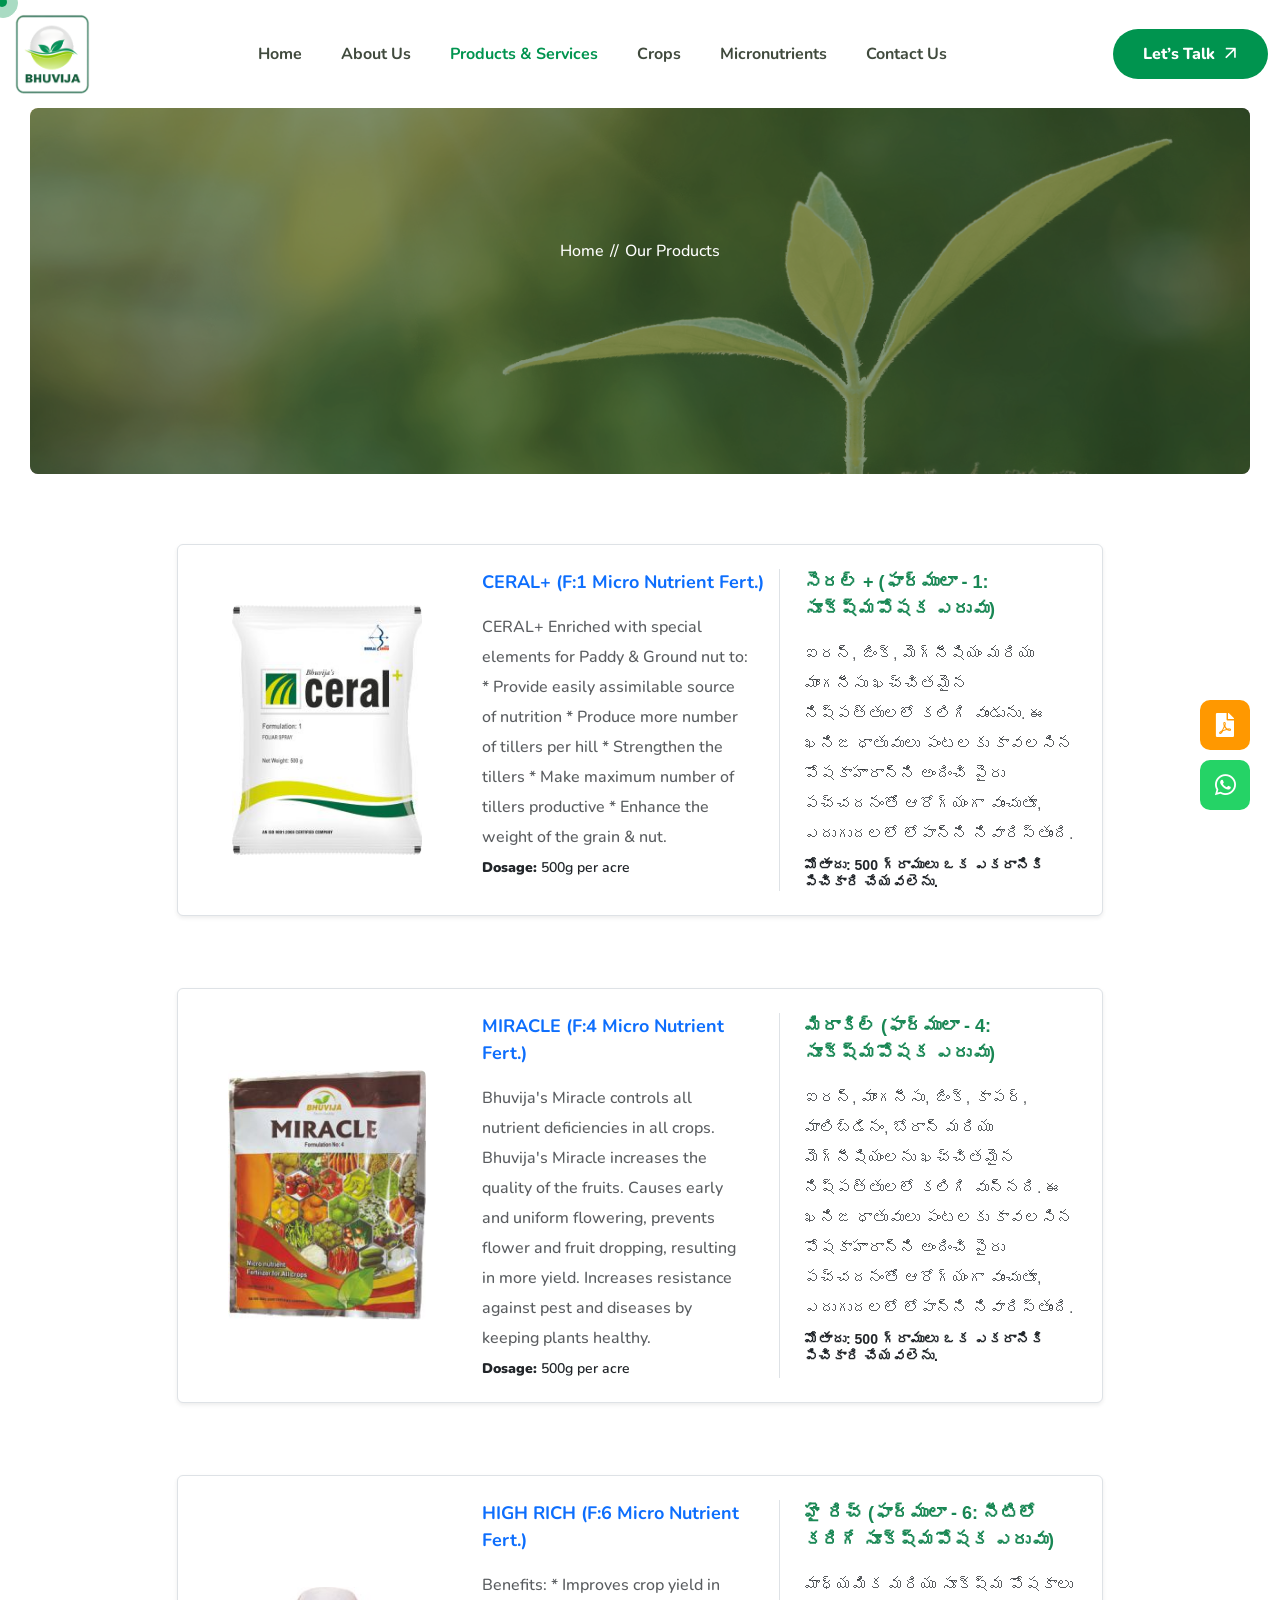
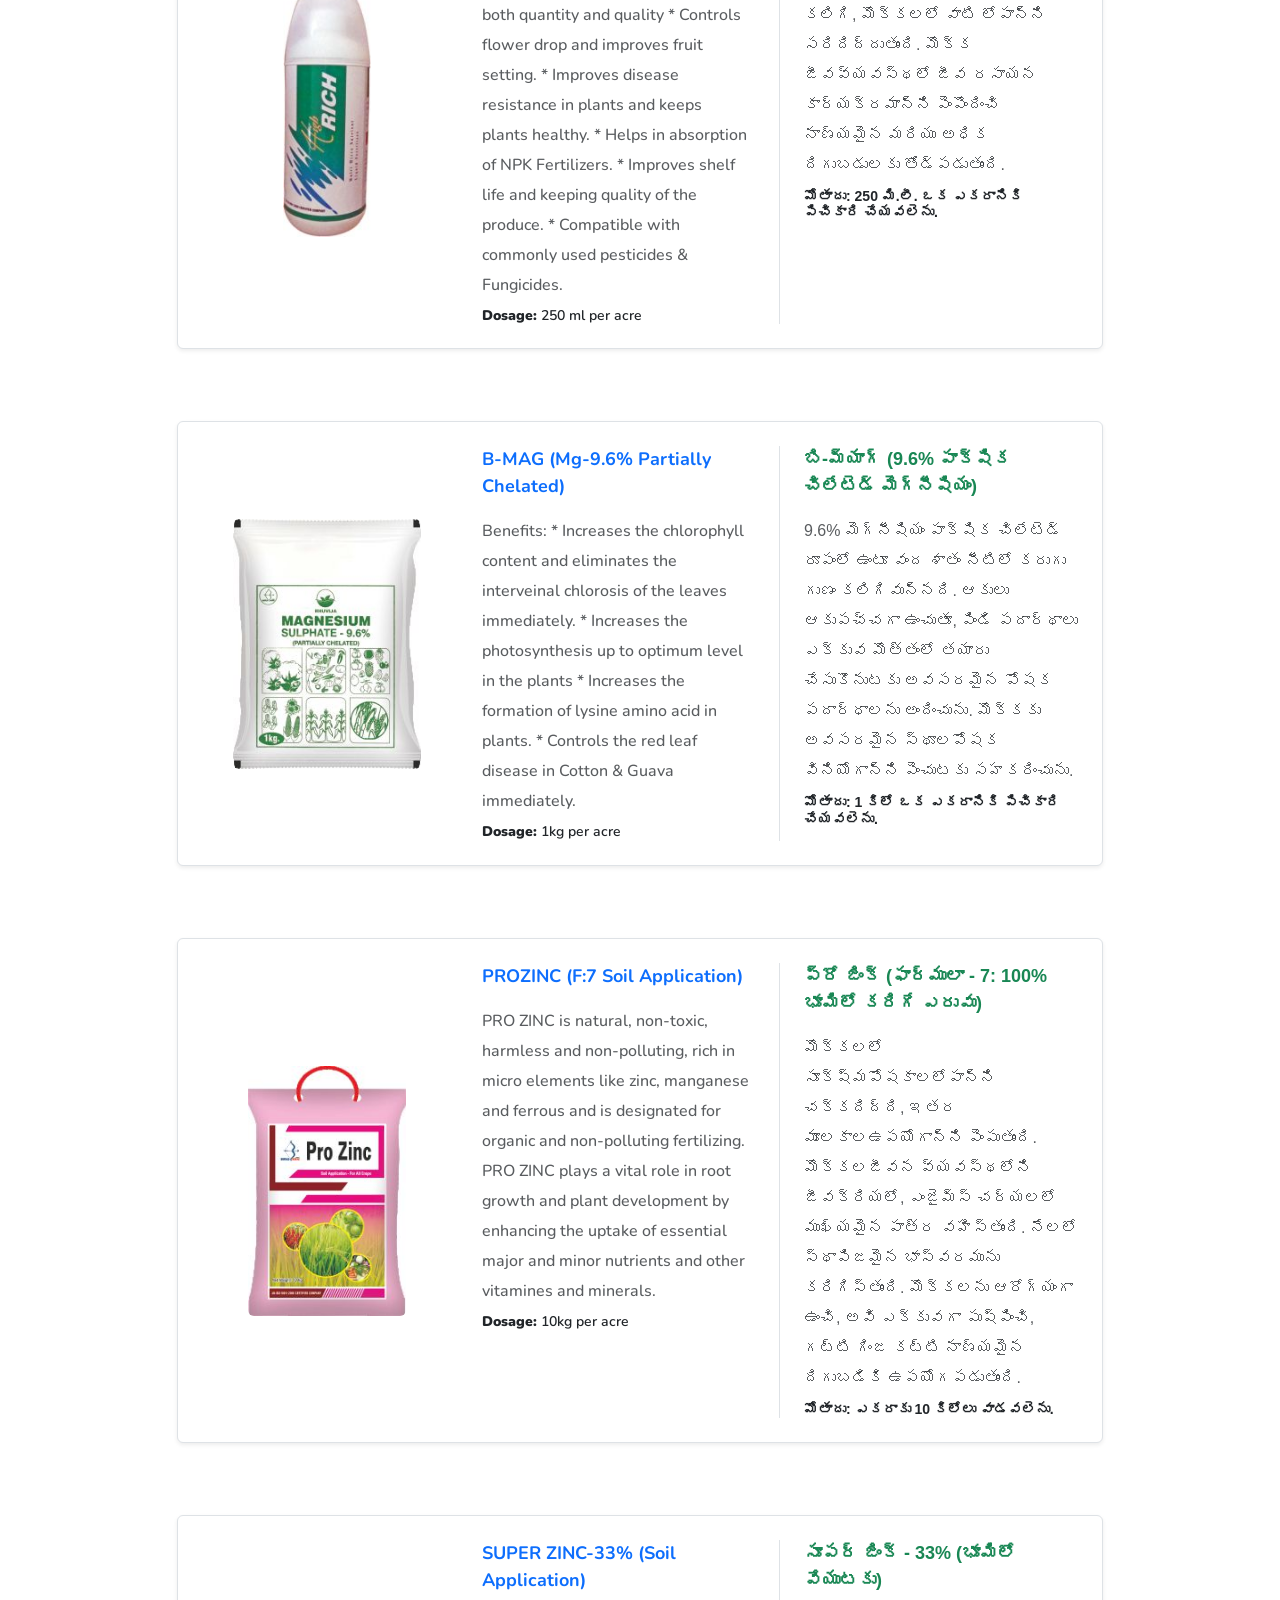
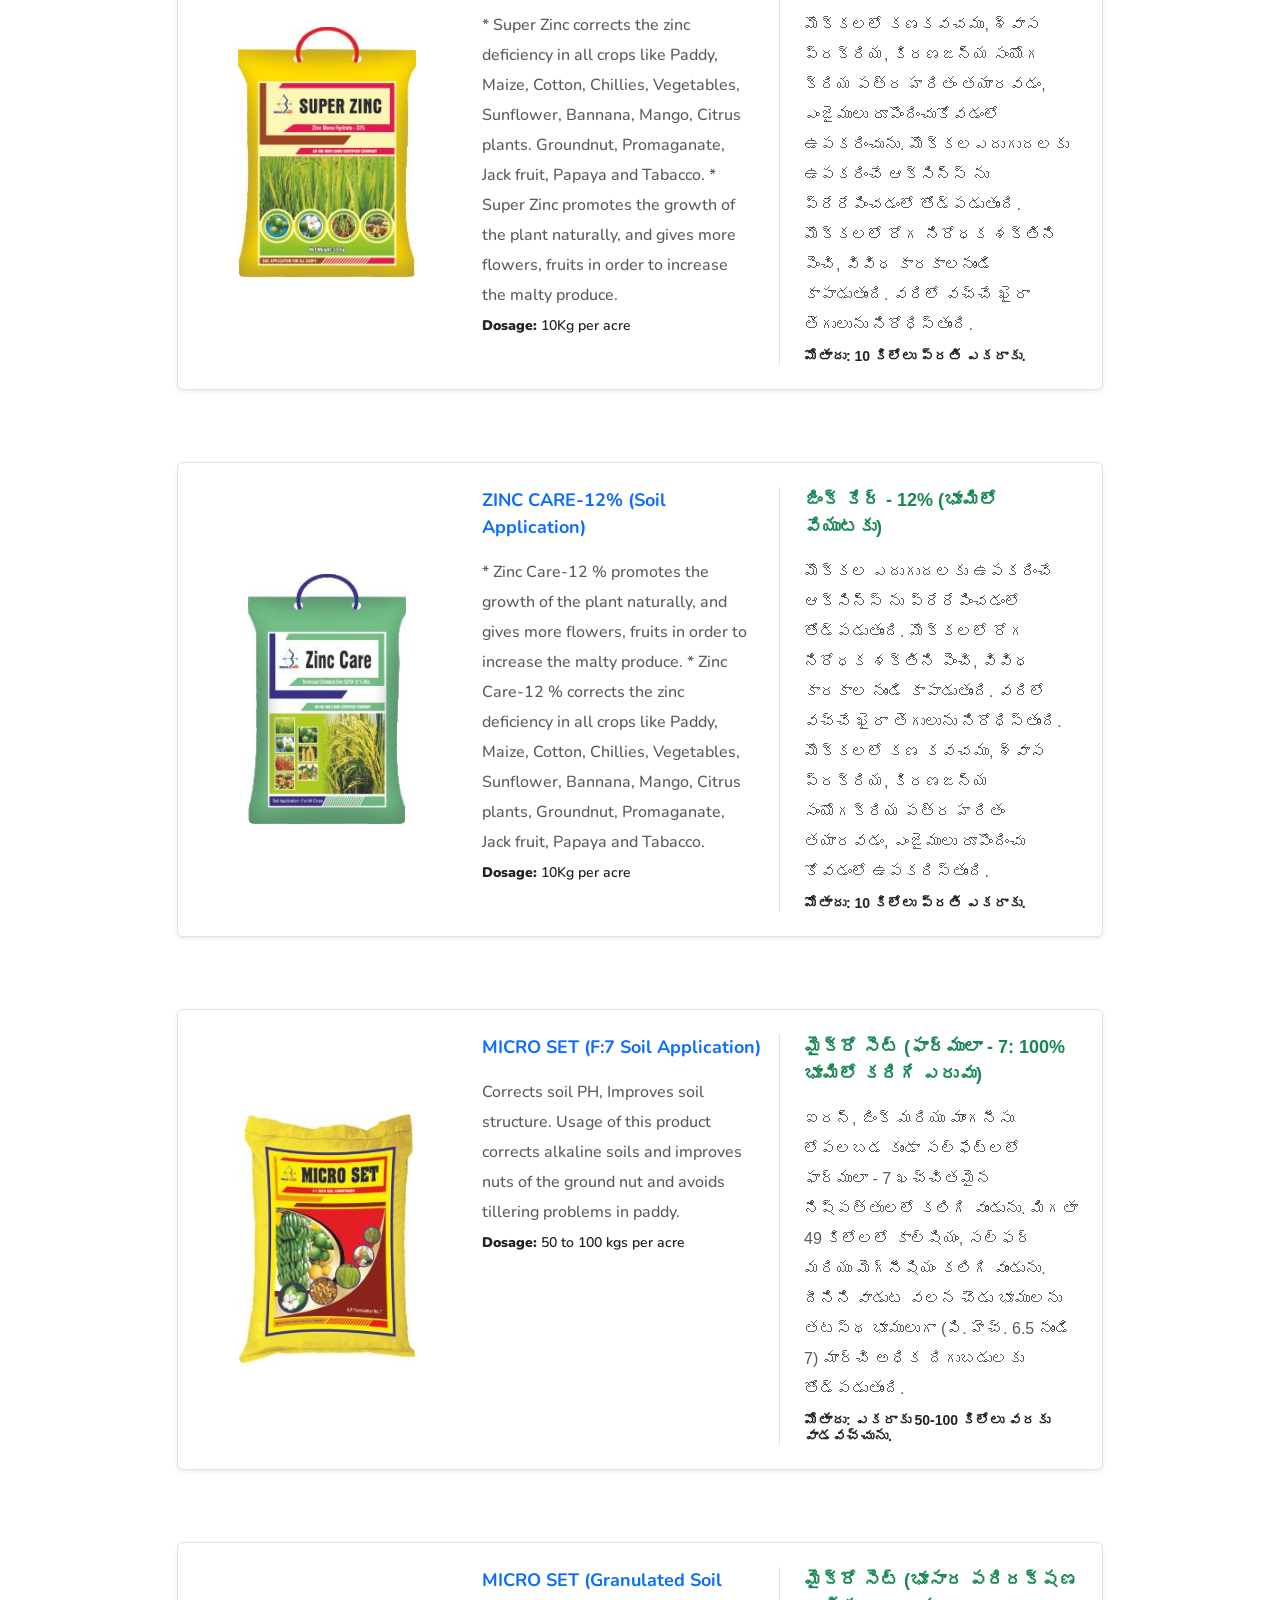
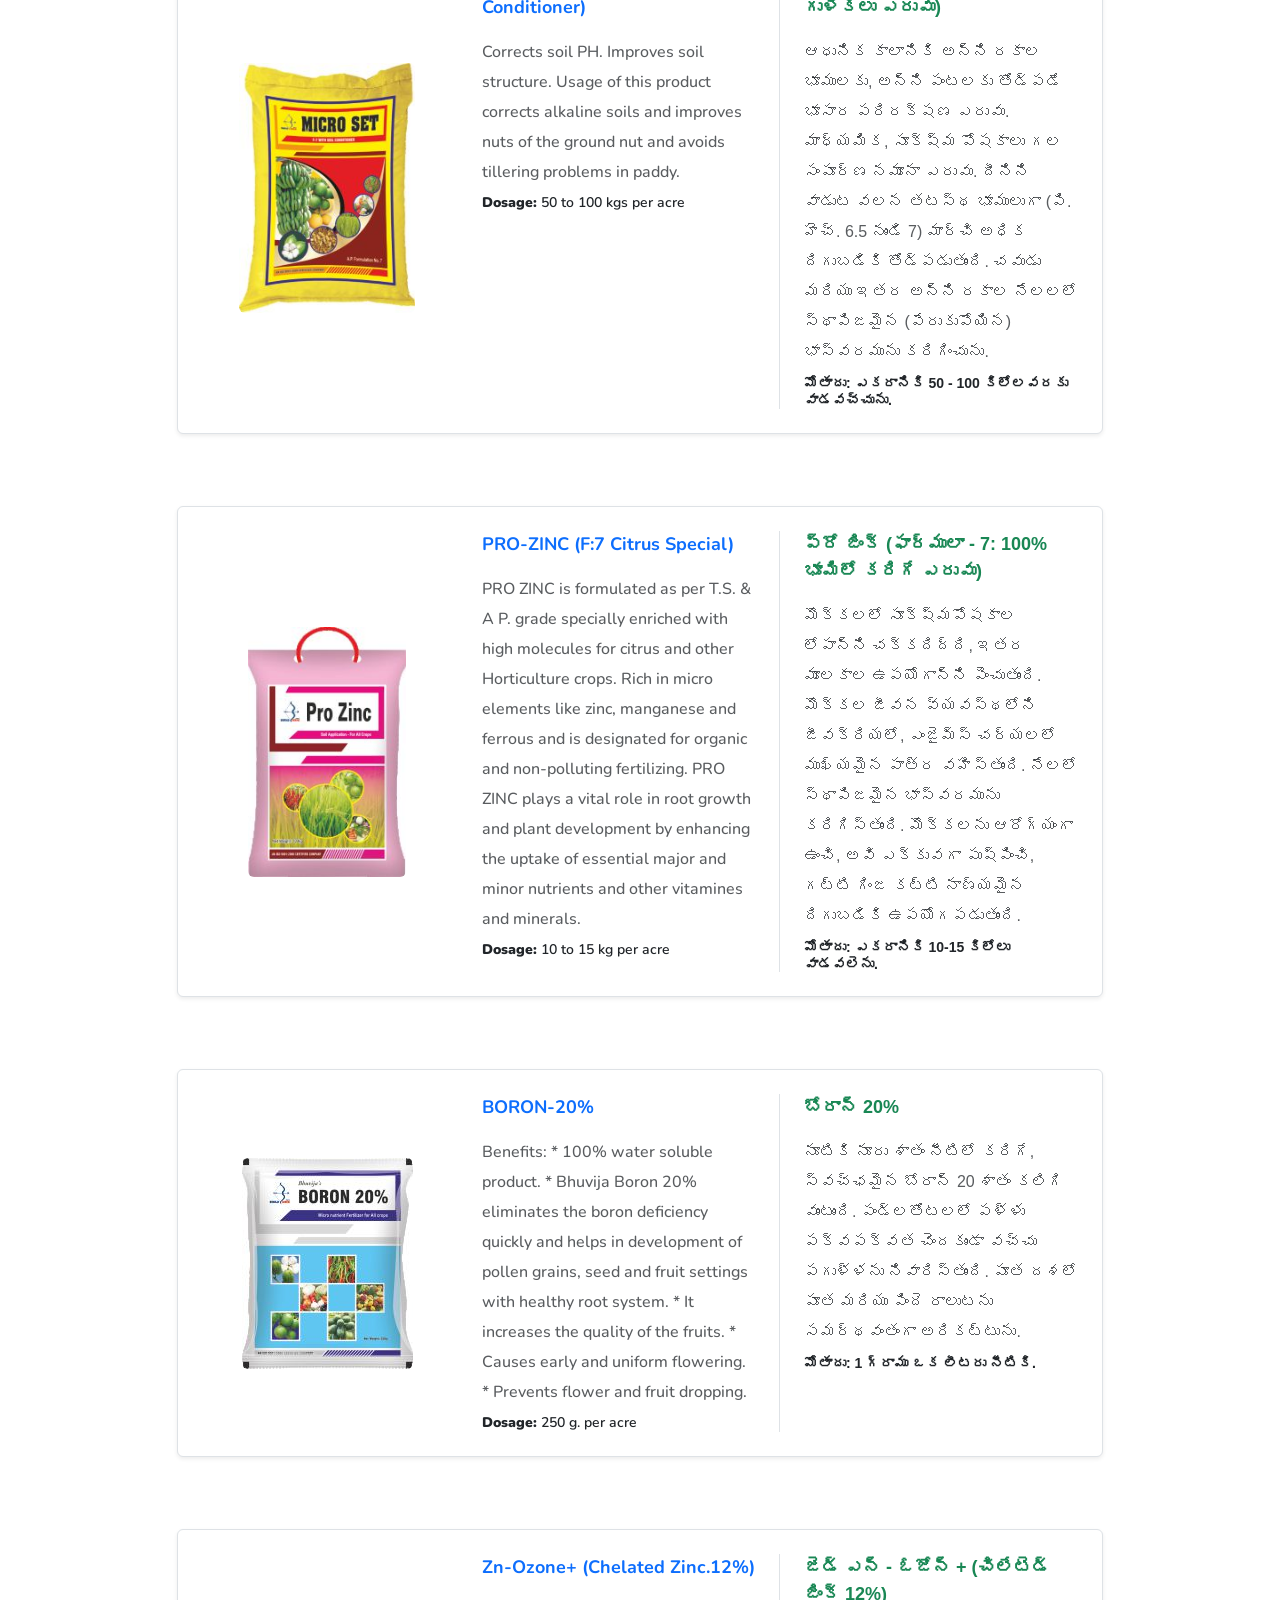
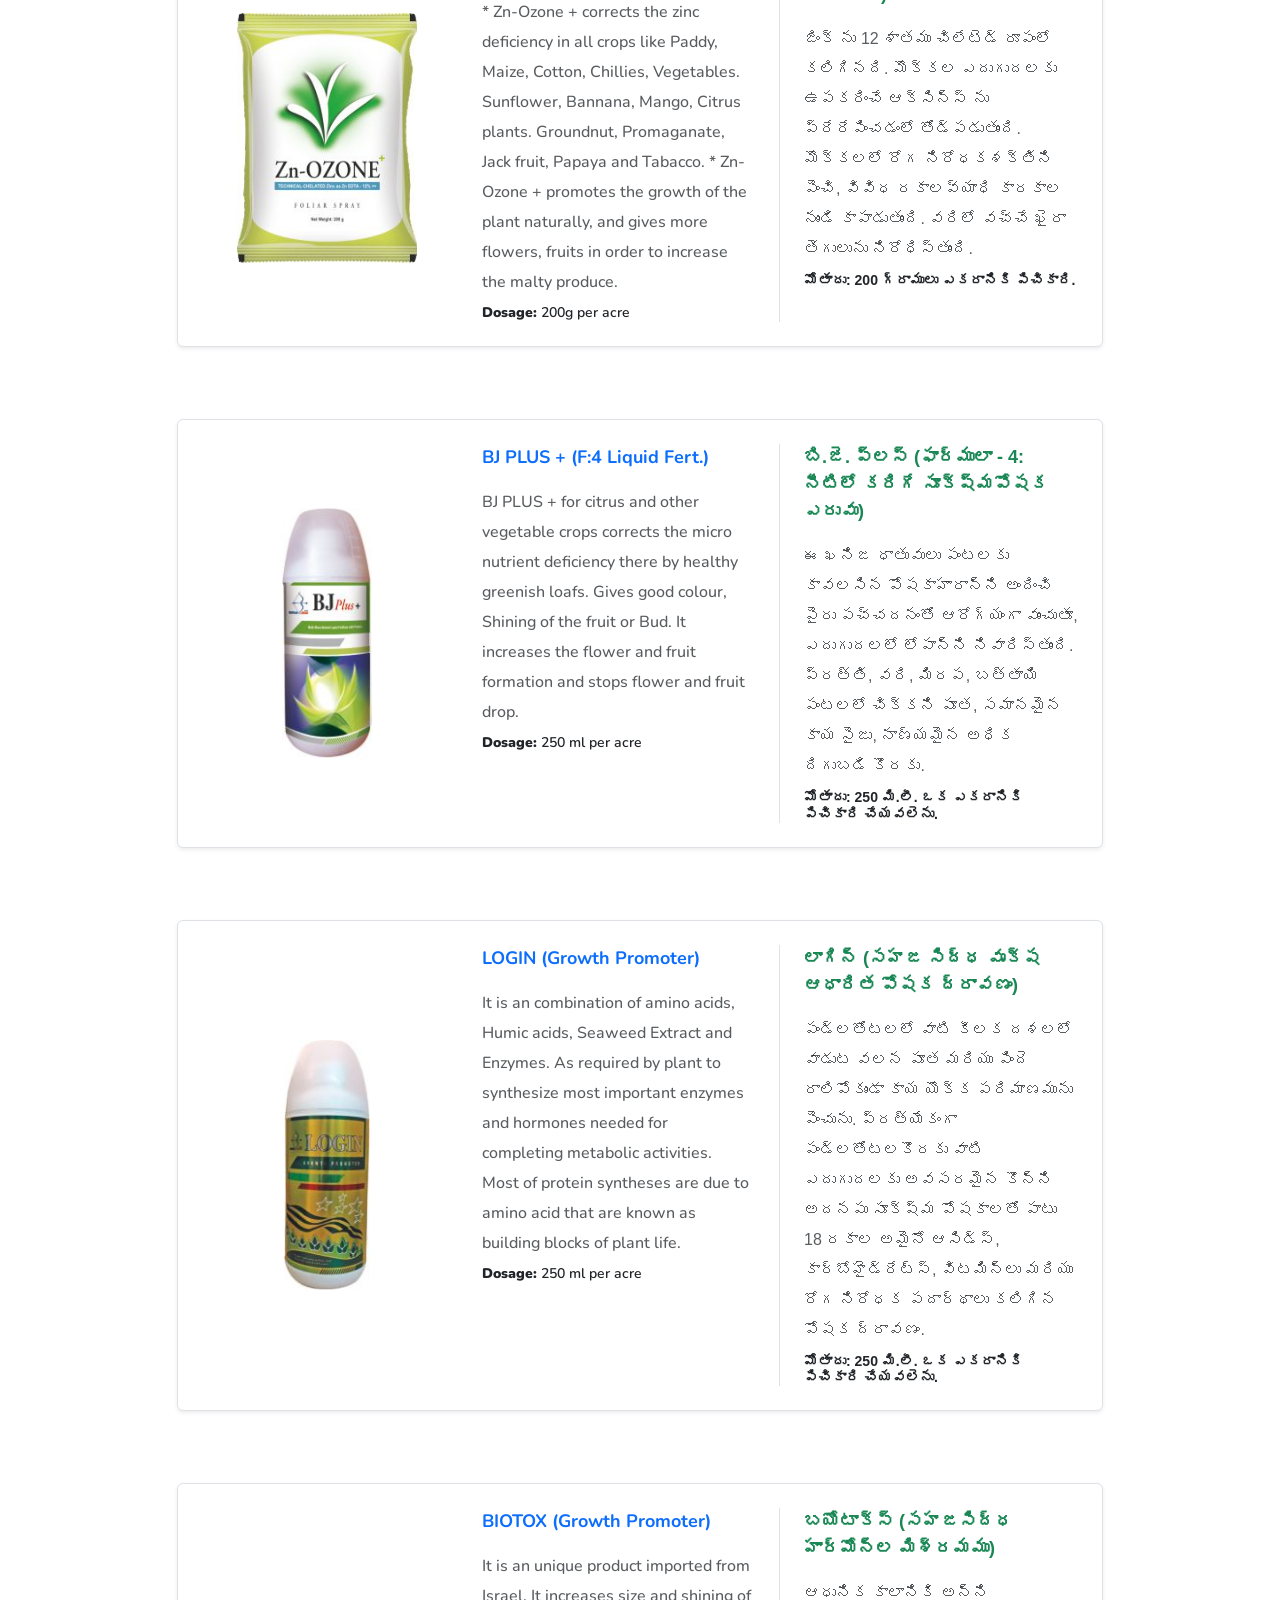
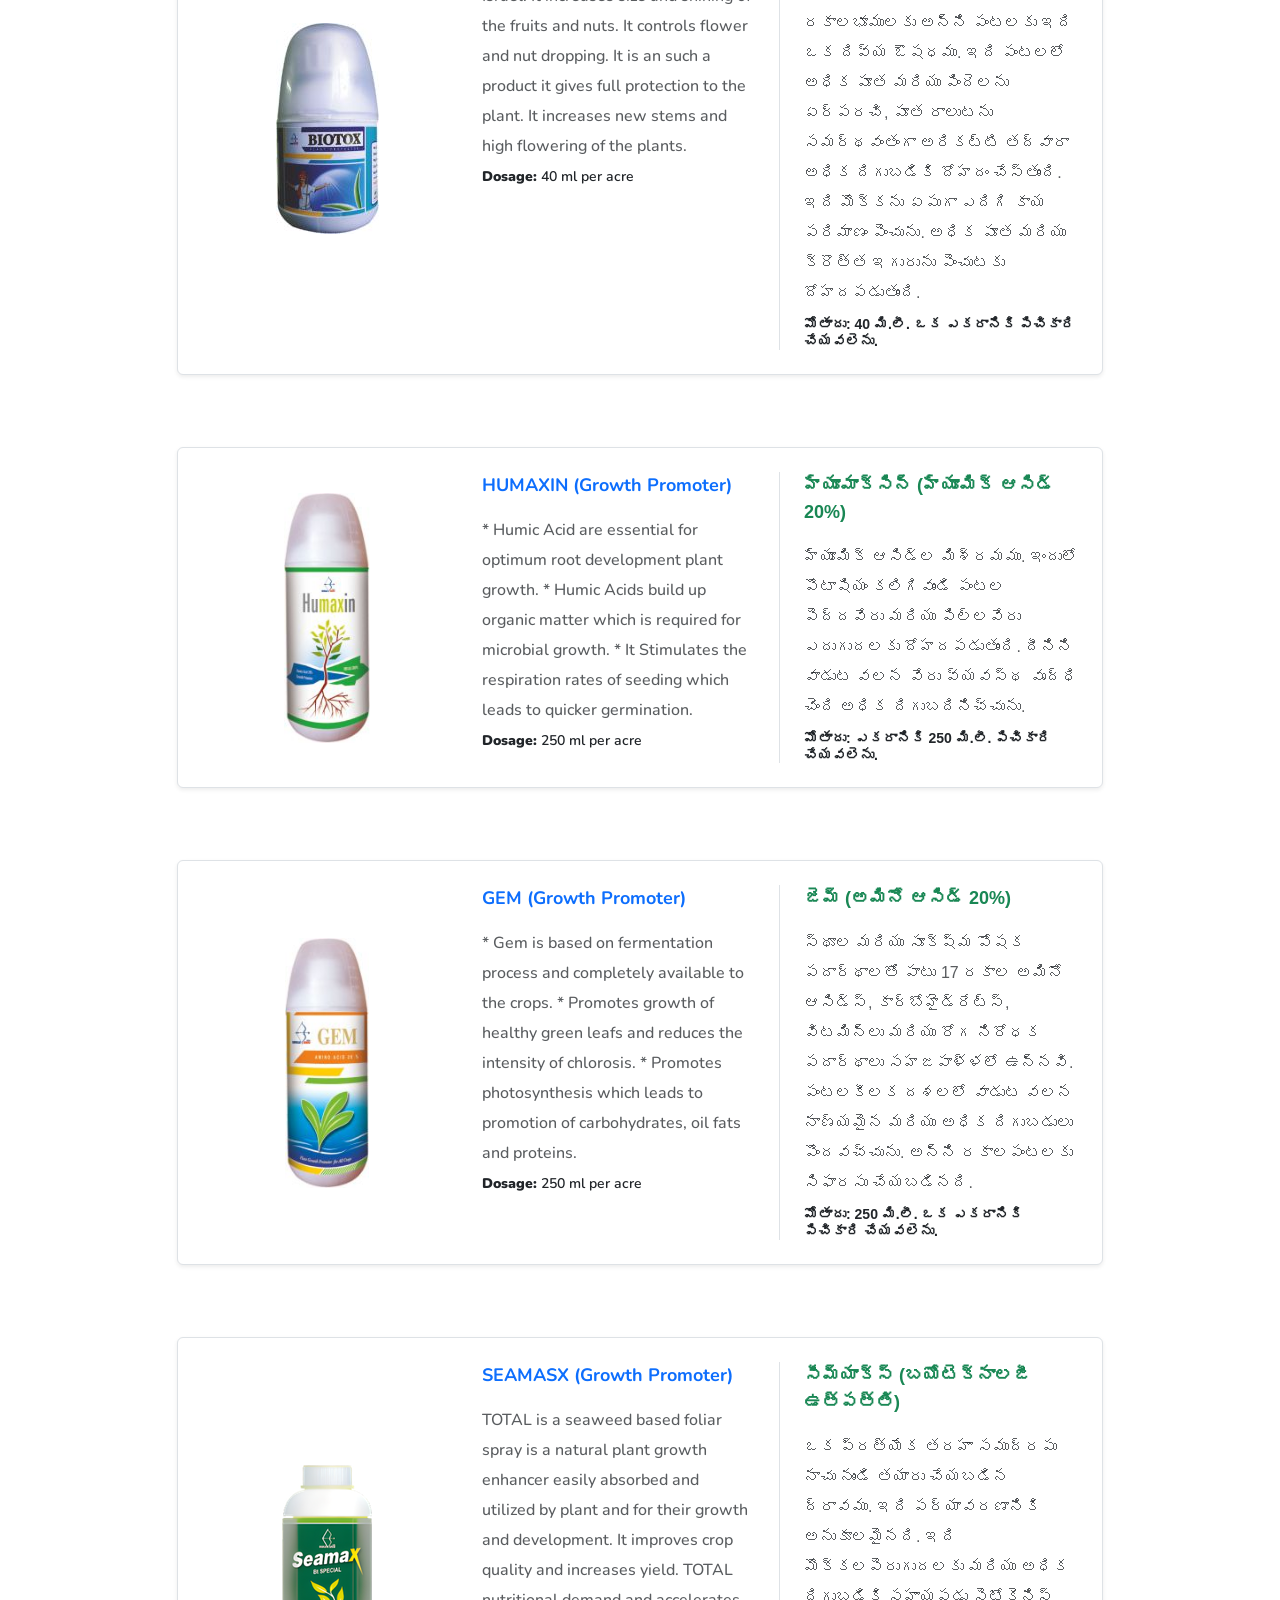
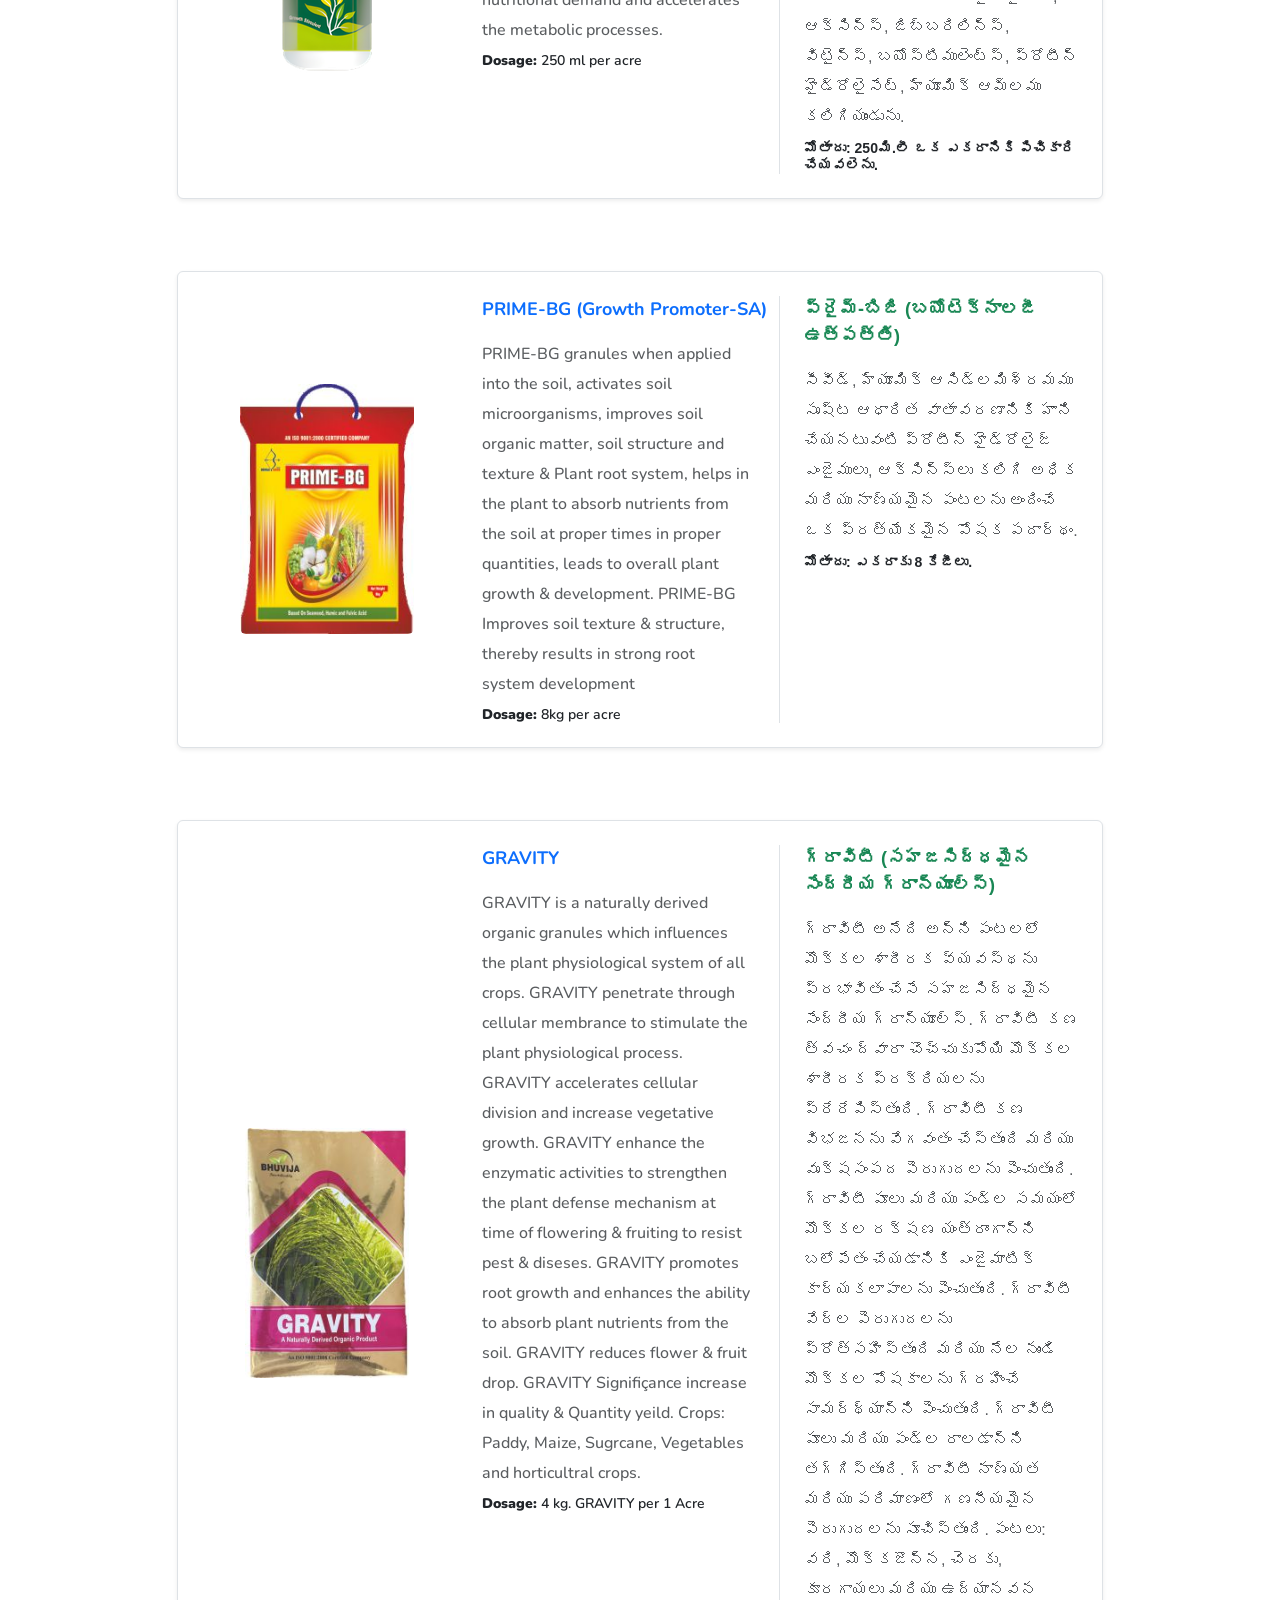
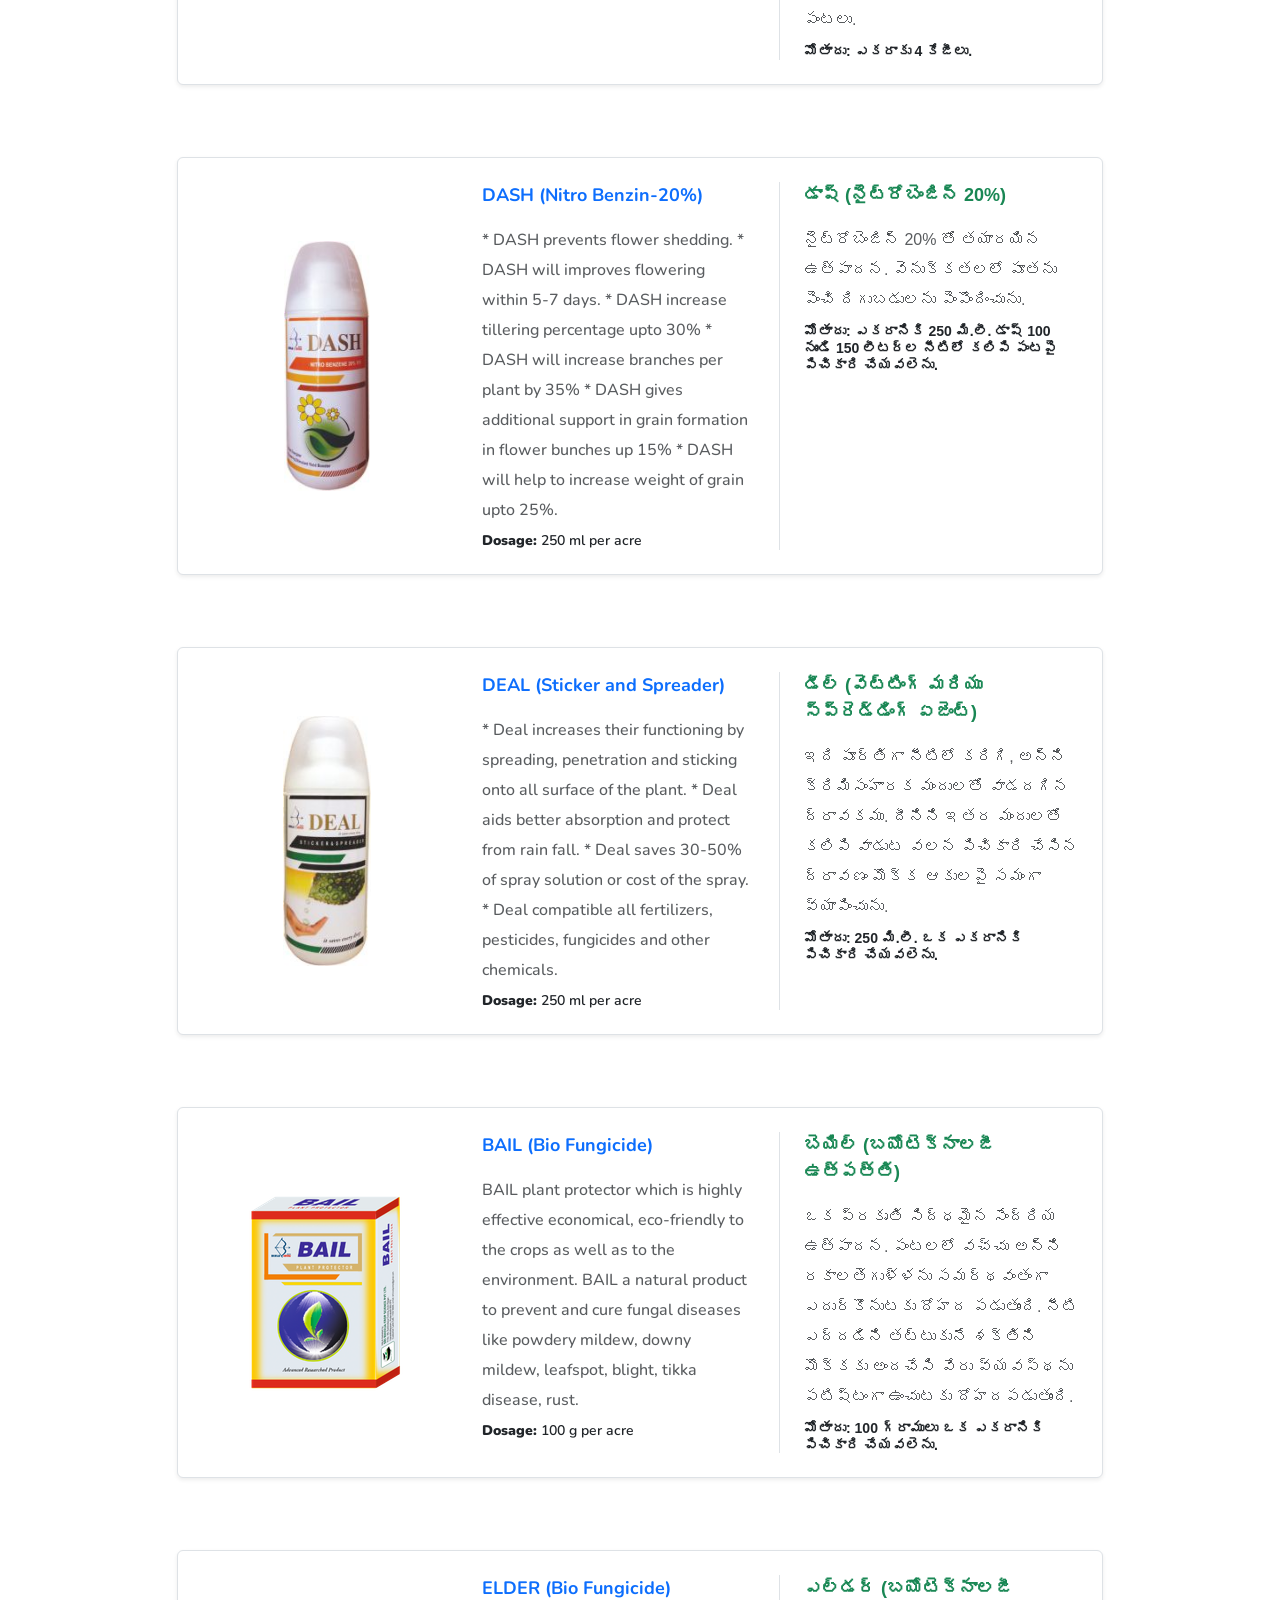
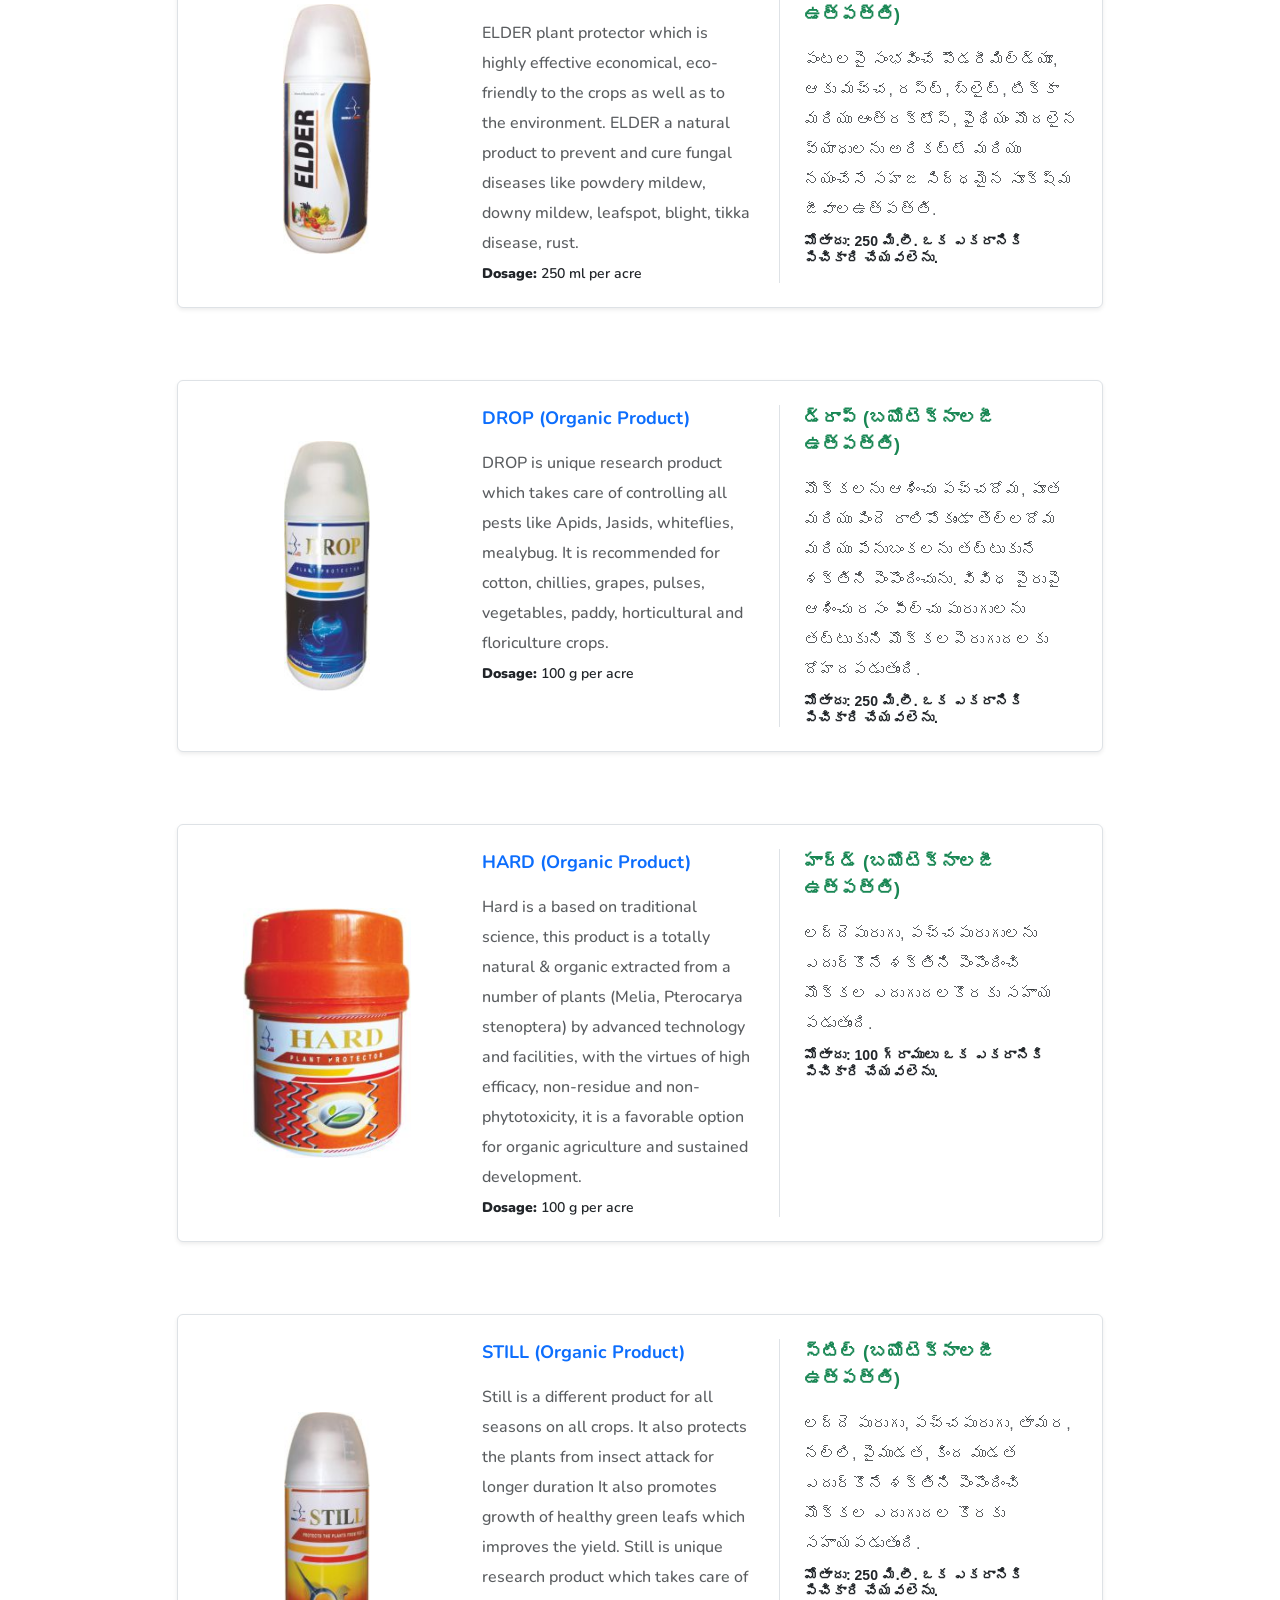
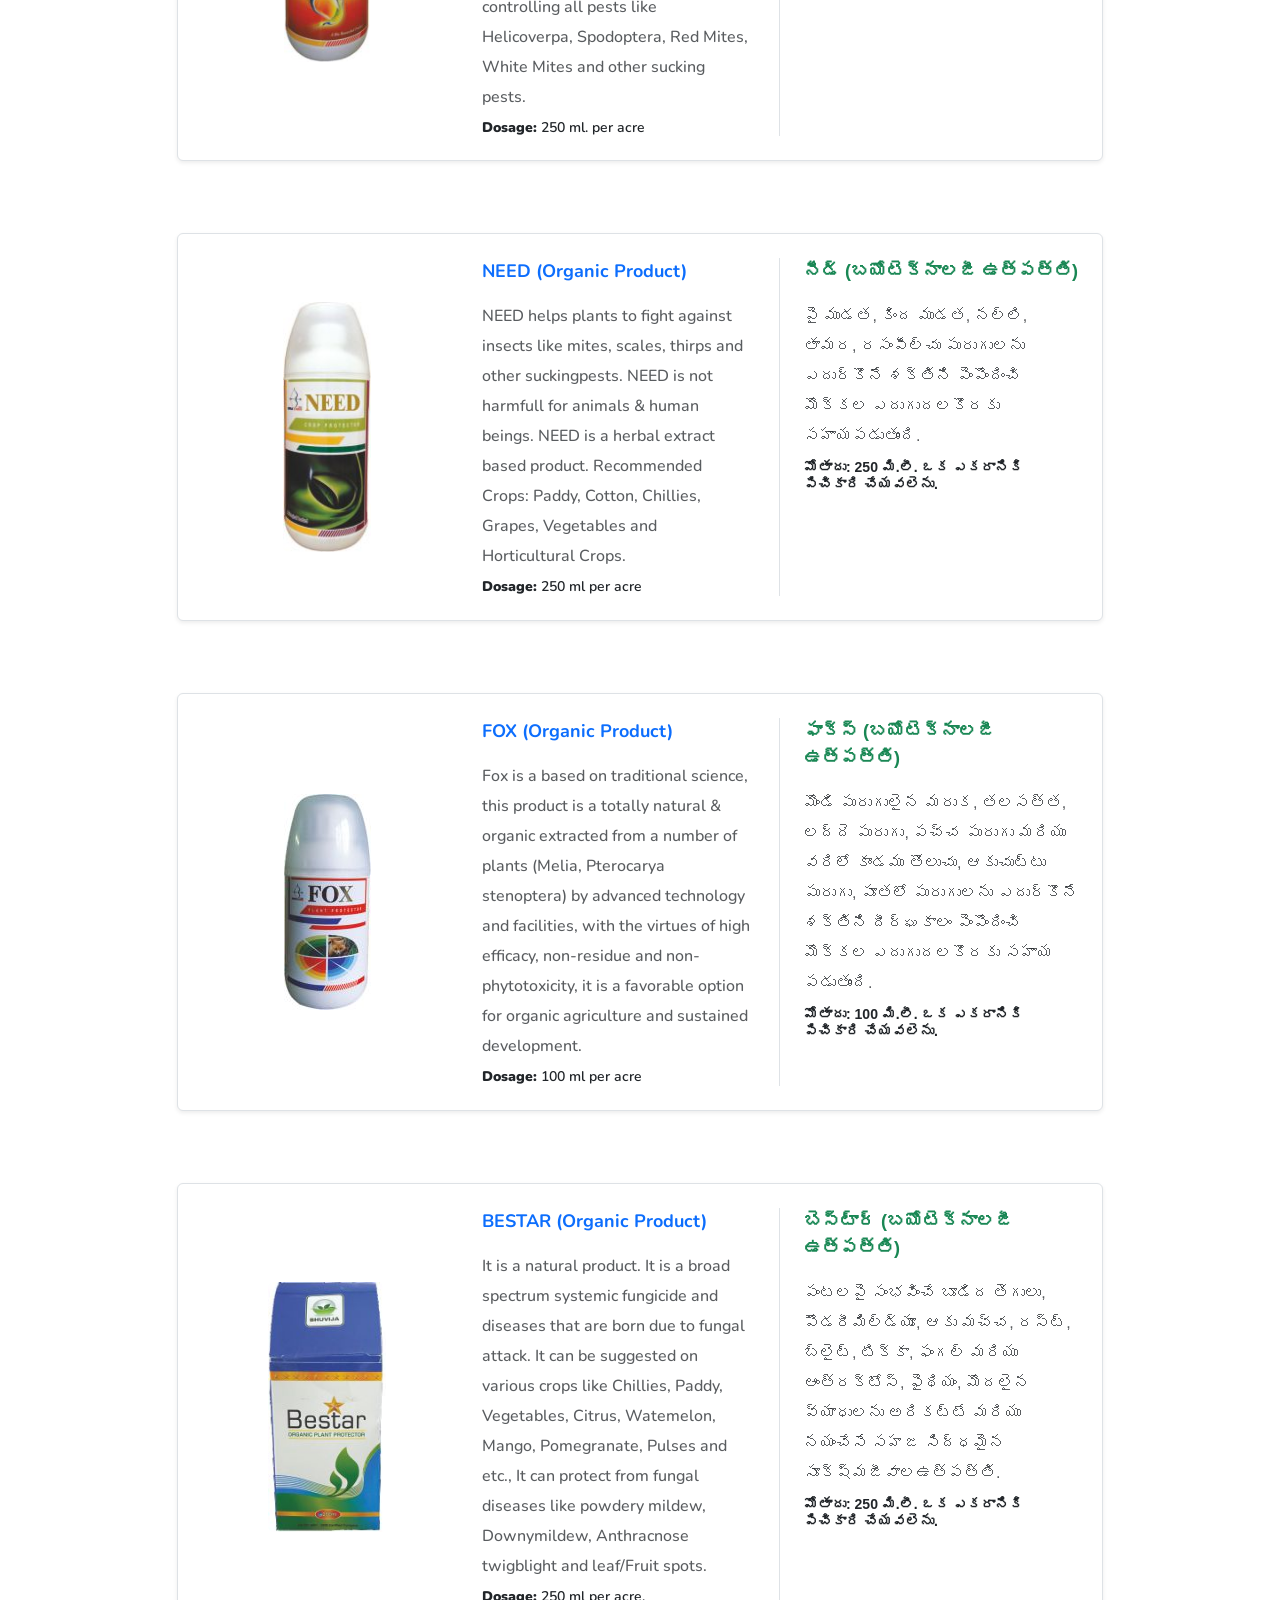
<file: products.html>
<!doctype html>
<html lang="en">
<!--<< Header Area >>-->

<head>
  <!-- ========== Meta Tags ========== -->
  <meta charset="UTF-8" />
  <meta http-equiv="X-UA-Compatible" content="IE=edge" />
  <meta name="viewport" content="width=device-width, initial-scale=1" />
  <meta name="author" content="Bhuvija" />
  <meta name="description" content="Sri Bhuvija Crop Science Company" />
  <!-- ======== Page title ============ -->
  <title>Sri Bhuvija Crop Science Company</title>
  <!--<< Favicon >>-->
  <link rel="shortcut icon" href="assets/img/logo/favicon.png" />
  <!--<< Bootstrap min.css >>-->
  <link rel="stylesheet" href="assets/css/bootstrap.min.css" />
  <!--<< Font Awesome.css >>-->
  <link rel="stylesheet" href="assets/css/font-awesome.css" />
  <!--<< Animate.css >>-->
  <link rel="stylesheet" href="assets/css/animate.css" />
  <!--<< Magnific Popup.css >>-->
  <link rel="stylesheet" href="assets/css/magnific-popup.css" />
  <!--<< MeanMenu.css >>-->
  <link rel="stylesheet" href="assets/css/meanmenu.css" />
  <!--<< Odometer.css >>-->
  <link rel="stylesheet" href="assets/css/odometer.css" />
  <!--<< Swiper Bundle.css >>-->
  <link rel="stylesheet" href="assets/css/swiper-bundle.min.css" />
  <!--<< Nice Select.css >>-->
  <link rel="stylesheet" href="assets/css/nice-select.css" />
  <!--<< Main.css >>-->
  <link rel="stylesheet" href="assets/css/main.css" />
</head>

<body>
  <!-- Preloader Start -->
  <div id="preloader" class="preloader">
    <div class="animation-preloader">
      <div class="spinner"></div>

      <p class="text-center">Loading</p>
    </div>
    <div class="loader">
      <div class="row">
        <div class="col-3 loader-section section-left">
          <div class="bg"></div>
        </div>
        <div class="col-3 loader-section section-left">
          <div class="bg"></div>
        </div>
        <div class="col-3 loader-section section-right">
          <div class="bg"></div>
        </div>
        <div class="col-3 loader-section section-right">
          <div class="bg"></div>
        </div>
      </div>
    </div>
  </div>

  <!-- Floating WhatsApp Button -->
  <a href="https://wa.me/919766181369" target="_blank" class="floating-btn floating-whatsapp" title="Chat on WhatsApp">
    <i class="fab fa-whatsapp"></i>
  </a>

  <!-- Floating Brochure Button -->
  <a href="assets/BHUVIJA%20PRODUCT%20BROUCHER.pdf" title="Download Brochure" target="_blank"
    class="floating-btn floating-brochure">
    <i class="fas fa-file-pdf"></i>
  </a>

  <!-- Back To Top Start -->
  <button id="back-top" class="back-to-top">
    <i class="far fa-arrow-up"></i>
  </button>

  <!-- MouseCursor Start -->
  <div class="mouseCursor cursor-outer"></div>
  <div class="mouseCursor cursor-inner"></div>

  <!-- Offcanvas Area Start -->
  <div class="fix-area">
    <div class="offcanvas__info">
      <div class="offcanvas__wrapper">
        <div class="offcanvas__content">
          <div class="offcanvas__top mb-5 d-flex justify-content-between align-items-center">
            <div class="offcanvas__logo">
              <a href="index.html">
                <img src="assets/img/logo/bhuvija.png" alt="logo-img" />
              </a>
            </div>
            <div class="offcanvas__close">
              <button>
                <i class="fas fa-times"></i>
              </button>
            </div>
          </div>
          <h3 class="offcanvas-title">Hello There!</h3>
          <p>
            Sri Bhuvija Crop Science Pvt. Ltd. is committed to empowering
            farmers through innovative plant nutrition and sustainable
            agricultural solutions.
          </p>
          <div class="mobile-menu fix mt-15"></div>
          <div class="social-icon d-flex align-items-center">
            <a href="javascript:void(0)"><i class="fab fa-facebook-f"></i></a>
            <a href="javascript:void(0)"><i class="fab fa-twitter"></i></a>
            <a href="javascript:void(0)"><i class="fab fa-youtube"></i></a>
            <a href="javascript:void(0)"><i class="fab fa-linkedin-in"></i></a>
          </div>

          <div class="offcanvas__contact">
            <h3>Contact Us</h3>
            <ul class="contact-list">
              <li>
                <div class="icon">
                  <i class="far fa-phone-alt"></i>
                </div>
                <div class="content">
                  <p>Call Us</p>
                  <h4><a href="tel:+4903983493999">+919766181369</a></h4>
                </div>
              </li>
              <li>
                <div class="icon">
                  <i class="fal fa-envelope"></i>
                </div>
                <div class="content">
                  <p>Send Email</p>
                  <h4>
                    <a href="mailto:sribhuvijacrop@gmail.com">sribhuvijacrop@gmail.com</a>
                  </h4>
                </div>
              </li>
              <li>
                <div class="icon">
                  <i class="fal fa-map-marker-alt"></i>
                </div>
                <div class="content">
                  <p>Location</p>
                  <h4>Vanasthalipuram, Telangana, 500070</h4>
                </div>
              </li>
            </ul>
          </div>
          <a href="contact.html" class="theme-btn">
            Let’s Talk
            <i class="far fa-arrow-right"></i>
          </a>
        </div>
      </div>
    </div>
  </div>
  <div class="offcanvas__overlay"></div>

  <!-- Header Top Start -->

  <!-- Header Section Start -->
  <header id="header-sticky" class="header-1">
    <div class="container">
      <div class="mega-menu-wrapper">
        <div class="header-main">
          <a href="index.html" class="header-logo">
            <img src="assets/img/logo/bhuvija.png" alt="img" />
          </a>
          <div class="mean__menu-wrapper">
            <div class="main-menu">
              <nav id="mobile-menu">
                <ul>
                  <li>
                    <a href="index.html"> Home </a>
                  </li>
                  <li class="d-xl-none">
                    <a href="index.html" class="border-none"> Home </a>
                  </li>
                  <li>
                    <a href="about.html"> About Us </a>
                  </li>
                  <li class="active">
                    <a href="products.html"> Products & Services </a>
                  </li>
                  <li>
                    <a href="crops.html">Crops</a>
                  </li>
                  <li>
                    <a href="best-micronutrients-for-plants.html" class="active-link">
                      Micronutrients
                    </a>
                  </li>
                  <li>
                    <a href="contact.html"> Contact Us </a>
                  </li>
                </ul>
              </nav>
            </div>
          </div>
          <div class="header-right d-flex justify-content-end align-items-center">
            <a href="contact.html" class="theme-btn">
              Let’s Talk
              <i class="far fa-arrow-right"></i>
            </a>
            <div class="header__hamburger my-auto d-lg-none">
              <div class="sidebar__toggle">
                <div class="header-bar">
                  <span></span>
                  <span></span>
                  <span></span>
                </div>
              </div>
            </div>
          </div>
        </div>
      </div>
    </div>
  </header>

  <!-- Breadcrumb Section Start -->
  <section class="breadcrumb-wrapper bg-cover fix" style="background-image: url(assets/img/hero/hero-img1.png)">
    <div class="shape-1 float-bob-y">
      <img src="assets/img/inner-page/shape-1.png" alt="img" />
    </div>
    <div class="shape-2 float-bob-x">
      <img src="assets/img/inner-page/shape-2.png" alt="img" />
    </div>
    <div class="container">
      <div class="page-heading">
        <ul class="breadcrumb-list wow fadeInUp">
          <li>Home</li>
          <li>//</li>
          <li>Our Products</li>
        </ul>
        <h1 class="breadcrumb-title text-anim">Our Products</h1>
      </div>
    </div>
  </section>

  <!-- Shop Section Start -->
  <section class="shop-section section-padding fix">
    <div class="container">
      <div class="row align-items-center justify-content-center">
        <div class="col-xl-10">
          <div class="row g-5">
            <div class="col-12 wow fadeInUp" data-wow-delay=".2s">
              <div class="shop-list-item d-md-flex align-items-center shadow-sm border rounded p-4 mb-4 bg-white">
                <div class="shop-image" style="
                      flex: 0 0 250px;
                      text-align: center;
                      margin-right: 30px;
                    ">
                  <img src="assets/img/bhuvija/ceral.jpg" alt="CERAL+ (F:1 Micro Nutrient Fert.)"
                    class="img-fluid rounded" style="max-height: 250px; object-fit: contain" />
                </div>
                <div class="content flex-grow-1">
                  <div class="row">
                    <div class="col-md-6 border-end">
                      <h4 class="mb-3 text-primary">
                        CERAL+ (F:1 Micro Nutrient Fert.)
                      </h4>
                      <p class="text-muted pe-3">
                        CERAL+ Enriched with special elements for Paddy &
                        Ground nut to: * Provide easily assimilable source of
                        nutrition * Produce more number of tillers per hill *
                        Strengthen the tillers * Make maximum number of
                        tillers productive * Enhance the weight of the grain &
                        nut.
                      </p>
                      <h6 class="mt-2 text-dark">
                        <strong>Dosage:</strong> 500g per acre
                      </h6>
                    </div>
                    <div class="col-md-6 ps-md-4">
                      <h4 class="mb-3 text-success" style="
                            font-family:
                              &quot;Noto Sans Telugu&quot;, sans-serif;
                          ">
                        సెరల్ + (ఫార్ములా - 1: సూక్ష్మపోషక ఎరువు)
                      </h4>
                      <p class="text-muted" style="
                            font-family:
                              &quot;Noto Sans Telugu&quot;, sans-serif;
                          ">
                        ఐరన్, జింక్, మెగ్నీషియం మరియు మాంగనీసు ఖచ్చితమైన
                        నిష్పత్తులలో కలిగి వుండును. ఈ ఖనిజ ధాతువులు పంటలకు
                        కావలసిన పోషకాహారాన్ని అందించి పైరు పచ్చదనంతో ఆరోగ్యంగా
                        వుంచుతూ, ఎదుగుదలలో లోపాన్ని నివారిస్తుంది.
                      </p>
                      <h6 class="mt-2 text-dark" style="
                            font-family:
                              &quot;Noto Sans Telugu&quot;, sans-serif;
                          ">
                        <strong>మోతాదు:</strong> 500 గ్రాములు ఒక ఎకరానికి
                        పిచికారి చేయవలెను.
                      </h6>
                    </div>
                  </div>
                </div>
              </div>
            </div>

            <div class="col-12 wow fadeInUp" data-wow-delay=".2s">
              <div class="shop-list-item d-md-flex align-items-center shadow-sm border rounded p-4 mb-4 bg-white">
                <div class="shop-image" style="
                      flex: 0 0 250px;
                      text-align: center;
                      margin-right: 30px;
                    ">
                  <img src="assets/img/bhuvija/miracle.jpg" alt="MIRACLE (F:4 Micro Nutrient Fert.)"
                    class="img-fluid rounded" style="max-height: 250px; object-fit: contain" />
                </div>
                <div class="content flex-grow-1">
                  <div class="row">
                    <div class="col-md-6 border-end">
                      <h4 class="mb-3 text-primary">
                        MIRACLE (F:4 Micro Nutrient Fert.)
                      </h4>
                      <p class="text-muted pe-3">
                        Bhuvija's Miracle controls all nutrient deficiencies
                        in all crops. Bhuvija's Miracle increases the quality
                        of the fruits. Causes early and uniform flowering,
                        prevents flower and fruit dropping, resulting in more
                        yield. Increases resistance against pest and diseases
                        by keeping plants healthy.
                      </p>
                      <h6 class="mt-2 text-dark">
                        <strong>Dosage:</strong> 500g per acre
                      </h6>
                    </div>
                    <div class="col-md-6 ps-md-4">
                      <h4 class="mb-3 text-success" style="
                            font-family:
                              &quot;Noto Sans Telugu&quot;, sans-serif;
                          ">
                        మిరాకిల్ (ఫార్ములా - 4: సూక్ష్మపోషక ఎరువు)
                      </h4>
                      <p class="text-muted" style="
                            font-family:
                              &quot;Noto Sans Telugu&quot;, sans-serif;
                          ">
                        ఐరన్, మాంగనీసు, జింక్, కాపర్, మాలిబ్డినం, బోరాన్ మరియు
                        మెగ్నీషియంలను ఖచ్చితమైన నిష్పత్తులలో కలిగి వున్నది. ఈ
                        ఖనిజ ధాతువులు పంటలకు కావలసిన పోషకాహారాన్ని అందించి
                        పైరు పచ్చదనంతో ఆరోగ్యంగా వుంచుతూ, ఎదుగుదలలో లోపాన్ని
                        నివారిస్తుంది.
                      </p>
                      <h6 class="mt-2 text-dark" style="
                            font-family:
                              &quot;Noto Sans Telugu&quot;, sans-serif;
                          ">
                        <strong>మోతాదు:</strong> 500 గ్రాములు ఒక ఎకరానికి
                        పిచికారి చేయవలెను.
                      </h6>
                    </div>
                  </div>
                </div>
              </div>
            </div>

            <div class="col-12 wow fadeInUp" data-wow-delay=".2s">
              <div class="shop-list-item d-md-flex align-items-center shadow-sm border rounded p-4 mb-4 bg-white">
                <div class="shop-image" style="
                      flex: 0 0 250px;
                      text-align: center;
                      margin-right: 30px;
                    ">
                  <img src="assets/img/bhuvija/high-rich.jpg" alt="HIGH RICH (F:6 Micro Nutrient Fert.)"
                    class="img-fluid rounded" style="max-height: 250px; object-fit: contain" />
                </div>
                <div class="content flex-grow-1">
                  <div class="row">
                    <div class="col-md-6 border-end">
                      <h4 class="mb-3 text-primary">
                        HIGH RICH (F:6 Micro Nutrient Fert.)
                      </h4>
                      <p class="text-muted pe-3">
                        Benefits: * Improves crop yield in both quantity and
                        quality * Controls flower drop and improves fruit
                        setting. * Improves disease resistance in plants and
                        keeps plants healthy. * Helps in absorption of NPK
                        Fertilizers. * Improves shelf life and keeping quality
                        of the produce. * Compatible with commonly used
                        pesticides & Fungicides.
                      </p>
                      <h6 class="mt-2 text-dark">
                        <strong>Dosage:</strong> 250 ml per acre
                      </h6>
                    </div>
                    <div class="col-md-6 ps-md-4">
                      <h4 class="mb-3 text-success" style="
                            font-family:
                              &quot;Noto Sans Telugu&quot;, sans-serif;
                          ">
                        హై రిచ్ (ఫార్ములా - 6: నీటిలో కరిగే సూక్ష్మపోషక ఎరువు)
                      </h4>
                      <p class="text-muted" style="
                            font-family:
                              &quot;Noto Sans Telugu&quot;, sans-serif;
                          ">
                        మాధ్యమిక మరియు సూక్ష్మ పోషకాలు కలిగి, మొక్కలలో వాటి
                        లోపాన్ని సరిదిద్దుతుంది. మొక్క జీవవ్యవస్థలో జీవ రసాయన
                        కార్యక్రమాన్ని పెంపొందించి నాణ్యమైన మరియు అధిక
                        దిగుబడులకు తోడ్పడుతుంది.
                      </p>
                      <h6 class="mt-2 text-dark" style="
                            font-family:
                              &quot;Noto Sans Telugu&quot;, sans-serif;
                          ">
                        <strong>మోతాదు:</strong> 250 మి.లీ. ఒక ఎకరానికి
                        పిచికారి చేయవలెను.
                      </h6>
                    </div>
                  </div>
                </div>
              </div>
            </div>

            <div class="col-12 wow fadeInUp" data-wow-delay=".2s">
              <div class="shop-list-item d-md-flex align-items-center shadow-sm border rounded p-4 mb-4 bg-white">
                <div class="shop-image" style="
                      flex: 0 0 250px;
                      text-align: center;
                      margin-right: 30px;
                    ">
                  <img src="assets/img/bhuvija/b-mag.jpg" alt="B-MAG (Mg-9.6% Partially Chelated)"
                    class="img-fluid rounded" style="max-height: 250px; object-fit: contain" />
                </div>
                <div class="content flex-grow-1">
                  <div class="row">
                    <div class="col-md-6 border-end">
                      <h4 class="mb-3 text-primary">
                        B-MAG (Mg-9.6% Partially Chelated)
                      </h4>
                      <p class="text-muted pe-3">
                        Benefits: * Increases the chlorophyll content and
                        eliminates the interveinal chlorosis of the leaves
                        immediately. * Increases the photosynthesis up to
                        optimum level in the plants * Increases the formation
                        of lysine amino acid in plants. * Controls the red
                        leaf disease in Cotton & Guava immediately.
                      </p>
                      <h6 class="mt-2 text-dark">
                        <strong>Dosage:</strong> 1kg per acre
                      </h6>
                    </div>
                    <div class="col-md-6 ps-md-4">
                      <h4 class="mb-3 text-success" style="
                            font-family:
                              &quot;Noto Sans Telugu&quot;, sans-serif;
                          ">
                        బి-మ్యాగ్ (9.6% పాక్షిక చిలేటెడ్ మెగ్నీషియం)
                      </h4>
                      <p class="text-muted" style="
                            font-family:
                              &quot;Noto Sans Telugu&quot;, sans-serif;
                          ">
                        9.6% మెగ్నీషియం పాక్షిక చిలేటెడ్ రూపంలో ఉంటూ వంద శాతం
                        నీటిలో కరుగు గుణం కలిగివున్నది. ఆకులు ఆకుపచ్చగా
                        ఉంచుతూ, పిండి పదార్థాలు ఎక్కువ మొత్తంలో తయారు
                        చేసుకొనుటకు అవసరమైన పోషక పదార్ధాలను అందించును. మొక్కకు
                        అవసరమైన స్థూలపోషక వినియోగాన్ని పెంచుటకు సహకరించును.
                      </p>
                      <h6 class="mt-2 text-dark" style="
                            font-family:
                              &quot;Noto Sans Telugu&quot;, sans-serif;
                          ">
                        <strong>మోతాదు:</strong> 1 కిలో ఒక ఎకరానికి పిచికారి
                        చేయవలెను.
                      </h6>
                    </div>
                  </div>
                </div>
              </div>
            </div>

            <div class="col-12 wow fadeInUp" data-wow-delay=".2s">
              <div class="shop-list-item d-md-flex align-items-center shadow-sm border rounded p-4 mb-4 bg-white">
                <div class="shop-image" style="
                      flex: 0 0 250px;
                      text-align: center;
                      margin-right: 30px;
                    ">
                  <img src="assets/img/bhuvija/pro-zinc.jpg" alt="PROZINC (F:7 Soil Application)"
                    class="img-fluid rounded" style="max-height: 250px; object-fit: contain" />
                </div>
                <div class="content flex-grow-1">
                  <div class="row">
                    <div class="col-md-6 border-end">
                      <h4 class="mb-3 text-primary">
                        PROZINC (F:7 Soil Application)
                      </h4>
                      <p class="text-muted pe-3">
                        PRO ZINC is natural, non-toxic, harmless and
                        non-polluting, rich in micro elements like zinc,
                        manganese and ferrous and is designated for organic
                        and non-polluting fertilizing. PRO ZINC plays a vital
                        role in root growth and plant development by enhancing
                        the uptake of essential major and minor nutrients and
                        other vitamines and minerals.
                      </p>
                      <h6 class="mt-2 text-dark">
                        <strong>Dosage:</strong> 10kg per acre
                      </h6>
                    </div>
                    <div class="col-md-6 ps-md-4">
                      <h4 class="mb-3 text-success" style="
                            font-family:
                              &quot;Noto Sans Telugu&quot;, sans-serif;
                          ">
                        ప్రో జింక్ (ఫార్ములా - 7: 100% భూమిలో కరిగే ఎరువు)
                      </h4>
                      <p class="text-muted" style="
                            font-family:
                              &quot;Noto Sans Telugu&quot;, sans-serif;
                          ">
                        మొక్కలలో సూక్ష్మపోషకాలలోపాన్ని చక్కదిద్ది, ఇతర
                        మూలకాలఉపయోగాన్ని పెంపుతుంది. మొక్కలజీవన వ్యవస్థలోని
                        జీవక్రియలో, ఎంజైమ్స్ చర్యలలో ముఖ్యమైన పాత్ర
                        వహిస్తుంది. నేలలో స్థాపిజమైన భాస్వరమును కరిగిస్తుంది.
                        మొక్కలను ఆరోగ్యంగా ఉంచి, అవి ఎక్కువగా పుష్పించి, గట్టి
                        గింజ కట్టి నాణ్యమైన దిగుబడికి ఉపయోగపడుతుంది.
                      </p>
                      <h6 class="mt-2 text-dark" style="
                            font-family:
                              &quot;Noto Sans Telugu&quot;, sans-serif;
                          ">
                        <strong>మోతాదు:</strong> ఎకరాకు 10 కిలోలు వాడవలెను.
                      </h6>
                    </div>
                  </div>
                </div>
              </div>
            </div>

            <div class="col-12 wow fadeInUp" data-wow-delay=".2s">
              <div class="shop-list-item d-md-flex align-items-center shadow-sm border rounded p-4 mb-4 bg-white">
                <div class="shop-image" style="
                      flex: 0 0 250px;
                      text-align: center;
                      margin-right: 30px;
                    ">
                  <img src="assets/img/bhuvija/super-zinc.jpg" alt="SUPER ZINC-33% (Soil Application)"
                    class="img-fluid rounded" style="max-height: 250px; object-fit: contain" />
                </div>
                <div class="content flex-grow-1">
                  <div class="row">
                    <div class="col-md-6 border-end">
                      <h4 class="mb-3 text-primary">
                        SUPER ZINC-33% (Soil Application)
                      </h4>
                      <p class="text-muted pe-3">
                        * Super Zinc corrects the zinc deficiency in all crops
                        like Paddy, Maize, Cotton, Chillies, Vegetables,
                        Sunflower, Bannana, Mango, Citrus plants. Groundnut,
                        Promaganate, Jack fruit, Papaya and Tabacco. * Super
                        Zinc promotes the growth of the plant naturally, and
                        gives more flowers, fruits in order to increase the
                        malty produce.
                      </p>
                      <h6 class="mt-2 text-dark">
                        <strong>Dosage:</strong> 10Kg per acre
                      </h6>
                    </div>
                    <div class="col-md-6 ps-md-4">
                      <h4 class="mb-3 text-success" style="
                            font-family:
                              &quot;Noto Sans Telugu&quot;, sans-serif;
                          ">
                        సూపర్ జింక్ - 33% (భూమిలో వేయుటకు)
                      </h4>
                      <p class="text-muted" style="
                            font-family:
                              &quot;Noto Sans Telugu&quot;, sans-serif;
                          ">
                        మొక్కలలో కణకవచము, శ్వాస ప్రక్రియ, కిరణజన్య సంయోగ క్రియ
                        పత్ర హరితం తయారవడం, ఎంజైములు రూపొందించుకోవడంలో
                        ఉపకరించును. మొక్కలఎదుగుదలకు ఉపకరించే ఆక్సిన్స్ ను
                        ప్రేరేపించడంలో తోడ్పడుతుంది. మొక్కలలో రోగ నిరోధక
                        శక్తిని పెంచి, వివిధ కారకాలనుండి కాపాడుతుంది. వరిలో
                        వచ్చే ఖైరా తెగులును నిరోధిస్తుంది.
                      </p>
                      <h6 class="mt-2 text-dark" style="
                            font-family:
                              &quot;Noto Sans Telugu&quot;, sans-serif;
                          ">
                        <strong>మోతాదు:</strong> 10 కిలోలు ప్రతి ఎకరాకు.
                      </h6>
                    </div>
                  </div>
                </div>
              </div>
            </div>

            <div class="col-12 wow fadeInUp" data-wow-delay=".2s">
              <div class="shop-list-item d-md-flex align-items-center shadow-sm border rounded p-4 mb-4 bg-white">
                <div class="shop-image" style="
                      flex: 0 0 250px;
                      text-align: center;
                      margin-right: 30px;
                    ">
                  <img src="assets/img/bhuvija/zinc-care.jpg" alt="ZINC CARE-12% (Soil Application)"
                    class="img-fluid rounded" style="max-height: 250px; object-fit: contain" />
                </div>
                <div class="content flex-grow-1">
                  <div class="row">
                    <div class="col-md-6 border-end">
                      <h4 class="mb-3 text-primary">
                        ZINC CARE-12% (Soil Application)
                      </h4>
                      <p class="text-muted pe-3">
                        * Zinc Care-12 % promotes the growth of the plant
                        naturally, and gives more flowers, fruits in order to
                        increase the malty produce. * Zinc Care-12 % corrects
                        the zinc deficiency in all crops like Paddy, Maize,
                        Cotton, Chillies, Vegetables, Sunflower, Bannana,
                        Mango, Citrus plants, Groundnut, Promaganate, Jack
                        fruit, Papaya and Tabacco.
                      </p>
                      <h6 class="mt-2 text-dark">
                        <strong>Dosage:</strong> 10Kg per acre
                      </h6>
                    </div>
                    <div class="col-md-6 ps-md-4">
                      <h4 class="mb-3 text-success" style="
                            font-family:
                              &quot;Noto Sans Telugu&quot;, sans-serif;
                          ">
                        జింక్ కేర్ - 12% (భూమిలో వేయుటకు)
                      </h4>
                      <p class="text-muted" style="
                            font-family:
                              &quot;Noto Sans Telugu&quot;, sans-serif;
                          ">
                        మొక్కల ఎదుగుదలకు ఉపకరించే ఆక్సిన్స్ ను ప్రేరేపించడంలో
                        తోడ్పడుతుంది. మొక్కలలో రోగ నిరోధక శక్తిని పెంచి, వివిధ
                        కారకాల నుండి కాపాడుతుంది. వరిలో వచ్చే ఖైరా తెగులును
                        నిరోధిస్తుంది. మొక్కలలో కణ కవచము, శ్వాస ప్రక్రియ,
                        కిరణజన్య సంయోగక్రియ పత్ర హరితం తయారవడం, ఎంజైములు
                        రూపొందించు కోవడంలో ఉపకరిస్తుంది.
                      </p>
                      <h6 class="mt-2 text-dark" style="
                            font-family:
                              &quot;Noto Sans Telugu&quot;, sans-serif;
                          ">
                        <strong>మోతాదు:</strong> 10 కిలోలు ప్రతి ఎకరాకు.
                      </h6>
                    </div>
                  </div>
                </div>
              </div>
            </div>

            <div class="col-12 wow fadeInUp" data-wow-delay=".2s">
              <div class="shop-list-item d-md-flex align-items-center shadow-sm border rounded p-4 mb-4 bg-white">
                <div class="shop-image" style="
                      flex: 0 0 250px;
                      text-align: center;
                      margin-right: 30px;
                    ">
                  <img src="assets/img/bhuvija/micro-set.jpg" alt="MICRO SET (F:7 Soil Application)"
                    class="img-fluid rounded" style="max-height: 250px; object-fit: contain" />
                </div>
                <div class="content flex-grow-1">
                  <div class="row">
                    <div class="col-md-6 border-end">
                      <h4 class="mb-3 text-primary">
                        MICRO SET (F:7 Soil Application)
                      </h4>
                      <p class="text-muted pe-3">
                        Corrects soil PH, Improves soil structure. Usage of
                        this product corrects alkaline soils and improves nuts
                        of the ground nut and avoids tillering problems in
                        paddy.
                      </p>
                      <h6 class="mt-2 text-dark">
                        <strong>Dosage:</strong> 50 to 100 kgs per acre
                      </h6>
                    </div>
                    <div class="col-md-6 ps-md-4">
                      <h4 class="mb-3 text-success" style="
                            font-family:
                              &quot;Noto Sans Telugu&quot;, sans-serif;
                          ">
                        మైక్రో సెట్ (ఫార్ములా - 7: 100% భూమిలో కరిగే ఎరువు)
                      </h4>
                      <p class="text-muted" style="
                            font-family:
                              &quot;Noto Sans Telugu&quot;, sans-serif;
                          ">
                        ఐరన్, జింక్ మరియు మాంగనీసు లోపలబడ కుండా సల్ఫేట్లలో
                        ఫార్ములా - 7 ఖచ్చితమైన నిష్పత్తులలో కలిగి వుండును.
                        మిగతా 49 కిలోలలో కాల్షియం, సల్ఫర్ మరియు మెగ్నీషియం
                        కలిగి వుండును. దీనిని వాడుట వలన చౌడు భూములను తటస్థ
                        భూములుగా (పి. హెచ్. 6.5 నుండి 7) మార్చి అధిక
                        దిగుబడులకు తోడ్పడుతుంది.
                      </p>
                      <h6 class="mt-2 text-dark" style="
                            font-family:
                              &quot;Noto Sans Telugu&quot;, sans-serif;
                          ">
                        <strong>మోతాదు:</strong> ఎకరాకు 50-100 కిలోలు వరకు
                        వాడవచ్చును.
                      </h6>
                    </div>
                  </div>
                </div>
              </div>
            </div>

            <div class="col-12 wow fadeInUp" data-wow-delay=".2s">
              <div class="shop-list-item d-md-flex align-items-center shadow-sm border rounded p-4 mb-4 bg-white">
                <div class="shop-image" style="
                      flex: 0 0 250px;
                      text-align: center;
                      margin-right: 30px;
                    ">
                  <img src="assets/img/bhuvija/micro-set.jpg" alt="MICRO SET (Granulated Soil Conditioner)"
                    class="img-fluid rounded" style="max-height: 250px; object-fit: contain" />
                </div>
                <div class="content flex-grow-1">
                  <div class="row">
                    <div class="col-md-6 border-end">
                      <h4 class="mb-3 text-primary">
                        MICRO SET (Granulated Soil Conditioner)
                      </h4>
                      <p class="text-muted pe-3">
                        Corrects soil PH. Improves soil structure. Usage of
                        this product corrects alkaline soils and improves nuts
                        of the ground nut and avoids tillering problems in
                        paddy.
                      </p>
                      <h6 class="mt-2 text-dark">
                        <strong>Dosage:</strong> 50 to 100 kgs per acre
                      </h6>
                    </div>
                    <div class="col-md-6 ps-md-4">
                      <h4 class="mb-3 text-success" style="
                            font-family:
                              &quot;Noto Sans Telugu&quot;, sans-serif;
                          ">
                        మైక్రో సెట్ (భూసార పరిరక్షణ గుళికలు ఎరువు)
                      </h4>
                      <p class="text-muted" style="
                            font-family:
                              &quot;Noto Sans Telugu&quot;, sans-serif;
                          ">
                        ఆధునిక కాలానికి అన్ని రకాల భూములకు, అన్ని పంటలకు
                        తోడ్పడే భూసార పరిరక్షణ ఎరువు. మాధ్యమిక, సూక్ష్మ
                        పోషకాలు గల సంపూర్ణ నమూనా ఎరువు. దీనిని వాడుట వలన తటస్థ
                        భూములుగా (పి. హెచ్. 6.5 నుండి 7) మార్చి అధిక దిగుబడికి
                        తోడ్పడుతుంది. చవుడు మరియు ఇతర అన్ని రకాల నేలలలో
                        స్థాపిజమైన (పేరుకుపోయిన) భాస్వరమును కరిగించును.
                      </p>
                      <h6 class="mt-2 text-dark" style="
                            font-family:
                              &quot;Noto Sans Telugu&quot;, sans-serif;
                          ">
                        <strong>మోతాదు:</strong> ఎకరానికి 50 - 100 కిలోలవరకు
                        వాడవచ్చును.
                      </h6>
                    </div>
                  </div>
                </div>
              </div>
            </div>

            <div class="col-12 wow fadeInUp" data-wow-delay=".2s">
              <div class="shop-list-item d-md-flex align-items-center shadow-sm border rounded p-4 mb-4 bg-white">
                <div class="shop-image" style="
                      flex: 0 0 250px;
                      text-align: center;
                      margin-right: 30px;
                    ">
                  <img src="assets/img/bhuvija/pro-zinc.jpg" alt="PRO-ZINC (F:7 Citrus Special)"
                    class="img-fluid rounded" style="max-height: 250px; object-fit: contain" />
                </div>
                <div class="content flex-grow-1">
                  <div class="row">
                    <div class="col-md-6 border-end">
                      <h4 class="mb-3 text-primary">
                        PRO-ZINC (F:7 Citrus Special)
                      </h4>
                      <p class="text-muted pe-3">
                        PRO ZINC is formulated as per T.S. & A P. grade
                        specially enriched with high molecules for citrus and
                        other Horticulture crops. Rich in micro elements like
                        zinc, manganese and ferrous and is designated for
                        organic and non-polluting fertilizing. PRO ZINC plays
                        a vital role in root growth and plant development by
                        enhancing the uptake of essential major and minor
                        nutrients and other vitamines and minerals.
                      </p>
                      <h6 class="mt-2 text-dark">
                        <strong>Dosage:</strong> 10 to 15 kg per acre
                      </h6>
                    </div>
                    <div class="col-md-6 ps-md-4">
                      <h4 class="mb-3 text-success" style="
                            font-family:
                              &quot;Noto Sans Telugu&quot;, sans-serif;
                          ">
                        ప్రో జింక్ (ఫార్ములా - 7: 100% భూమిలో కరిగే ఎరువు)
                      </h4>
                      <p class="text-muted" style="
                            font-family:
                              &quot;Noto Sans Telugu&quot;, sans-serif;
                          ">
                        మొక్కలలో సూక్ష్మపోషకాల లోపాన్ని చక్కదిద్ది, ఇతర మూలకాల
                        ఉపయోగాన్ని పెంచుతుంది. మొక్కల జీవన వ్యవస్థలోని
                        జీవక్రియలో, ఎంజైమ్స్ చర్యలలో ముఖ్యమైన పాత్ర
                        వహిస్తుంది. నేలలో స్థాపిజమైన భాస్వరమును కరిగిస్తుంది.
                        మొక్కలను ఆరోగ్యంగా ఉంచి, అవి ఎక్కువగా పుష్పించి, గట్టి
                        గింజ కట్టి నాణ్యమైన దిగుబడికి ఉపయోగపడుతుంది.
                      </p>
                      <h6 class="mt-2 text-dark" style="
                            font-family:
                              &quot;Noto Sans Telugu&quot;, sans-serif;
                          ">
                        <strong>మోతాదు:</strong> ఎకరానికి 10-15 కిలోలు
                        వాడవలెను.
                      </h6>
                    </div>
                  </div>
                </div>
              </div>
            </div>

            <div class="col-12 wow fadeInUp" data-wow-delay=".2s">
              <div class="shop-list-item d-md-flex align-items-center shadow-sm border rounded p-4 mb-4 bg-white">
                <div class="shop-image" style="
                      flex: 0 0 250px;
                      text-align: center;
                      margin-right: 30px;
                    ">
                  <img src="assets/img/bhuvija/boron.jpg" alt="BORON-20%" class="img-fluid rounded"
                    style="max-height: 250px; object-fit: contain" />
                </div>
                <div class="content flex-grow-1">
                  <div class="row">
                    <div class="col-md-6 border-end">
                      <h4 class="mb-3 text-primary">BORON-20%</h4>
                      <p class="text-muted pe-3">
                        Benefits: * 100% water soluble product. * Bhuvija
                        Boron 20% eliminates the boron deficiency quickly and
                        helps in development of pollen grains, seed and fruit
                        settings with healthy root system. * It increases the
                        quality of the fruits. * Causes early and uniform
                        flowering. * Prevents flower and fruit dropping.
                      </p>
                      <h6 class="mt-2 text-dark">
                        <strong>Dosage:</strong> 250 g. per acre
                      </h6>
                    </div>
                    <div class="col-md-6 ps-md-4">
                      <h4 class="mb-3 text-success" style="
                            font-family:
                              &quot;Noto Sans Telugu&quot;, sans-serif;
                          ">
                        బోరాన్ 20%
                      </h4>
                      <p class="text-muted" style="
                            font-family:
                              &quot;Noto Sans Telugu&quot;, sans-serif;
                          ">
                        నూటికి నూరు శాతం నీటిలో కరిగే, స్వచ్ఛమైన బోరాన్ 20
                        శాతం కలిగి వుంటుంది. పండ్లతోటలలో పళ్ళు పక్వపక్వత
                        చెందకుండా వచ్చు పగుళ్ళను నివారిస్తుంది. పూత దశలో పూత
                        మరియు పిందె రాలుటను సమర్థవంతంగా అరికట్టును.
                      </p>
                      <h6 class="mt-2 text-dark" style="
                            font-family:
                              &quot;Noto Sans Telugu&quot;, sans-serif;
                          ">
                        <strong>మోతాదు:</strong> 1 గ్రాము ఒక లీటరు నీటికి.
                      </h6>
                    </div>
                  </div>
                </div>
              </div>
            </div>

            <div class="col-12 wow fadeInUp" data-wow-delay=".2s">
              <div class="shop-list-item d-md-flex align-items-center shadow-sm border rounded p-4 mb-4 bg-white">
                <div class="shop-image" style="
                      flex: 0 0 250px;
                      text-align: center;
                      margin-right: 30px;
                    ">
                  <img src="assets/img/bhuvija/zn-ozone.jpg" alt="Zn-Ozone+ (Chelated Zinc.12%)"
                    class="img-fluid rounded" style="max-height: 250px; object-fit: contain" />
                </div>
                <div class="content flex-grow-1">
                  <div class="row">
                    <div class="col-md-6 border-end">
                      <h4 class="mb-3 text-primary">
                        Zn-Ozone+ (Chelated Zinc.12%)
                      </h4>
                      <p class="text-muted pe-3">
                        * Zn-Ozone + corrects the zinc deficiency in all crops
                        like Paddy, Maize, Cotton, Chillies, Vegetables.
                        Sunflower, Bannana, Mango, Citrus plants. Groundnut,
                        Promaganate, Jack fruit, Papaya and Tabacco. *
                        Zn-Ozone + promotes the growth of the plant naturally,
                        and gives more flowers, fruits in order to increase
                        the malty produce.
                      </p>
                      <h6 class="mt-2 text-dark">
                        <strong>Dosage:</strong> 200g per acre
                      </h6>
                    </div>
                    <div class="col-md-6 ps-md-4">
                      <h4 class="mb-3 text-success" style="
                            font-family:
                              &quot;Noto Sans Telugu&quot;, sans-serif;
                          ">
                        జెడ్ ఎన్ - ఓజోన్ + (చిలేటెడ్ జింక్ 12%)
                      </h4>
                      <p class="text-muted" style="
                            font-family:
                              &quot;Noto Sans Telugu&quot;, sans-serif;
                          ">
                        జింక్ ను 12 శాతము చిలేటెడ్ రూపంలో కలిగినది. మొక్కల
                        ఎదుగుదలకు ఉపకరించే ఆక్సిన్స్ ను ప్రేరేపించడంలో
                        తోడ్పడుతుంది. మొక్కలలో రోగ నిరోధకశక్తిని పెంచి, వివిధ
                        రకాలవ్యాధి కారకాల నుండి కాపాడుతుంది. వరిలో వచ్చే ఖైరా
                        తెగులును నిరోధిస్తుంది.
                      </p>
                      <h6 class="mt-2 text-dark" style="
                            font-family:
                              &quot;Noto Sans Telugu&quot;, sans-serif;
                          ">
                        <strong>మోతాదు:</strong> 200 గ్రాములు ఎకరానికి
                        పిచికారి.
                      </h6>
                    </div>
                  </div>
                </div>
              </div>
            </div>

            <div class="col-12 wow fadeInUp" data-wow-delay=".2s">
              <div class="shop-list-item d-md-flex align-items-center shadow-sm border rounded p-4 mb-4 bg-white">
                <div class="shop-image" style="
                      flex: 0 0 250px;
                      text-align: center;
                      margin-right: 30px;
                    ">
                  <img src="assets/img/bhuvija/bj-plus.jpg" alt="BJ PLUS + (F:4 Liquid Fert.)" class="img-fluid rounded"
                    style="max-height: 250px; object-fit: contain" />
                </div>
                <div class="content flex-grow-1">
                  <div class="row">
                    <div class="col-md-6 border-end">
                      <h4 class="mb-3 text-primary">
                        BJ PLUS + (F:4 Liquid Fert.)
                      </h4>
                      <p class="text-muted pe-3">
                        BJ PLUS + for citrus and other vegetable crops
                        corrects the micro nutrient deficiency there by
                        healthy greenish loafs. Gives good colour, Shining of
                        the fruit or Bud. It increases the flower and fruit
                        formation and stops flower and fruit drop.
                      </p>
                      <h6 class="mt-2 text-dark">
                        <strong>Dosage:</strong> 250 ml per acre
                      </h6>
                    </div>
                    <div class="col-md-6 ps-md-4">
                      <h4 class="mb-3 text-success" style="
                            font-family:
                              &quot;Noto Sans Telugu&quot;, sans-serif;
                          ">
                        బి.జె. ప్లస్ (ఫార్ములా - 4: నీటిలో కరిగే సూక్ష్మపోషక
                        ఎరువు)
                      </h4>
                      <p class="text-muted" style="
                            font-family:
                              &quot;Noto Sans Telugu&quot;, sans-serif;
                          ">
                        ఈ ఖనిజ ధాతువులు పంటలకు కావలసిన పోషకాహారాన్ని అందించి
                        పైరు పచ్చదనంతో ఆరోగ్యంగా వుంచుతూ, ఎదుగుదలలో లోపాన్ని
                        నివారిస్తుంది. ప్రత్తి, వరి, మిరప, బత్తాయి పంటలలో
                        చిక్కని పూత, సమానమైన కాయ సైజు, నాణ్యమైన అధిక దిగుబడి
                        కొరకు.
                      </p>
                      <h6 class="mt-2 text-dark" style="
                            font-family:
                              &quot;Noto Sans Telugu&quot;, sans-serif;
                          ">
                        <strong>మోతాదు:</strong> 250 మి.లీ. ఒక ఎకరానికి
                        పిచికారి చేయవలెను.
                      </h6>
                    </div>
                  </div>
                </div>
              </div>
            </div>

            <div class="col-12 wow fadeInUp" data-wow-delay=".2s">
              <div class="shop-list-item d-md-flex align-items-center shadow-sm border rounded p-4 mb-4 bg-white">
                <div class="shop-image" style="
                      flex: 0 0 250px;
                      text-align: center;
                      margin-right: 30px;
                    ">
                  <img src="assets/img/bhuvija/login.jpg" alt="LOGIN (Growth Promoter)" class="img-fluid rounded"
                    style="max-height: 250px; object-fit: contain" />
                </div>
                <div class="content flex-grow-1">
                  <div class="row">
                    <div class="col-md-6 border-end">
                      <h4 class="mb-3 text-primary">
                        LOGIN (Growth Promoter)
                      </h4>
                      <p class="text-muted pe-3">
                        It is an combination of amino acids, Humic acids,
                        Seaweed Extract and Enzymes. As required by plant to
                        synthesize most important enzymes and hormones needed
                        for completing metabolic activities. Most of protein
                        syntheses are due to amino acid that are known as
                        building blocks of plant life.
                      </p>
                      <h6 class="mt-2 text-dark">
                        <strong>Dosage:</strong> 250 ml per acre
                      </h6>
                    </div>
                    <div class="col-md-6 ps-md-4">
                      <h4 class="mb-3 text-success" style="
                            font-family:
                              &quot;Noto Sans Telugu&quot;, sans-serif;
                          ">
                        లాగిన్ (సహజ సిద్ధ వృక్ష ఆధారిత పోషక ద్రావణం)
                      </h4>
                      <p class="text-muted" style="
                            font-family:
                              &quot;Noto Sans Telugu&quot;, sans-serif;
                          ">
                        పండ్లతోటలలో వాటి కీలక దశలలో వాడుట వలన పూత మరియు పిందె
                        రాలిపోకుండా కాయ యొక్క పరిమాణమును పెంచును. ప్రత్యేకంగా
                        పండ్లతోటలకొరకు వాటి ఎదుగుదలకు అవసరమైన కొన్ని అదనపు
                        సూక్ష్మ పోషకాలతో పాటు 18 రకాల అమైనో ఆసిడ్స్,
                        కార్బోహైడ్రేట్స్, విటమిన్లు మరియు రోగ నిరోధక పదార్థాలు
                        కలిగిన పోషక ద్రావణం.
                      </p>
                      <h6 class="mt-2 text-dark" style="
                            font-family:
                              &quot;Noto Sans Telugu&quot;, sans-serif;
                          ">
                        <strong>మోతాదు:</strong> 250 మి.లీ. ఒక ఎకరానికి
                        పిచికారి చేయవలెను.
                      </h6>
                    </div>
                  </div>
                </div>
              </div>
            </div>

            <div class="col-12 wow fadeInUp" data-wow-delay=".2s">
              <div class="shop-list-item d-md-flex align-items-center shadow-sm border rounded p-4 mb-4 bg-white">
                <div class="shop-image" style="
                      flex: 0 0 250px;
                      text-align: center;
                      margin-right: 30px;
                    ">
                  <img src="assets/img/bhuvija/biotox.jpg" alt="BIOTOX (Growth Promoter)" class="img-fluid rounded"
                    style="max-height: 250px; object-fit: contain" />
                </div>
                <div class="content flex-grow-1">
                  <div class="row">
                    <div class="col-md-6 border-end">
                      <h4 class="mb-3 text-primary">
                        BIOTOX (Growth Promoter)
                      </h4>
                      <p class="text-muted pe-3">
                        It is an unique product imported from Israel. It
                        increases size and shining of the fruits and nuts. It
                        controls flower and nut dropping. It is an such a
                        product it gives full protection to the plant. It
                        increases new stems and high flowering of the plants.
                      </p>
                      <h6 class="mt-2 text-dark">
                        <strong>Dosage:</strong> 40 ml per acre
                      </h6>
                    </div>
                    <div class="col-md-6 ps-md-4">
                      <h4 class="mb-3 text-success" style="
                            font-family:
                              &quot;Noto Sans Telugu&quot;, sans-serif;
                          ">
                        బయోటాక్స్ (సహజసిద్ధ హార్మోన్ల మిశ్రమము)
                      </h4>
                      <p class="text-muted" style="
                            font-family:
                              &quot;Noto Sans Telugu&quot;, sans-serif;
                          ">
                        ఆధునిక కాలానికి అన్ని రకాలభూములకు అన్ని పంటలకు ఇది ఒక
                        దివ్య ఔషధము. ఇది పంటలలో అధిక పూత మరియు పిందెలను
                        ఏర్పరచి, పూత రాలుటను సమర్థవంతంగా అరికట్టి తద్వారా అధిక
                        దిగుబడికి దోహదం చేస్తుంది. ఇది మొక్కను ఏపుగా ఎదిగి కాయ
                        పరిమాణం పెంచును. అధిక పూత మరియు క్రొత్త ఇగురును
                        పెంచుటకు దోహదపడుతుంది.
                      </p>
                      <h6 class="mt-2 text-dark" style="
                            font-family:
                              &quot;Noto Sans Telugu&quot;, sans-serif;
                          ">
                        <strong>మోతాదు:</strong> 40 మి.లీ. ఒక ఎకరానికి
                        పిచికారి చేయవలెను.
                      </h6>
                    </div>
                  </div>
                </div>
              </div>
            </div>

            <div class="col-12 wow fadeInUp" data-wow-delay=".2s">
              <div class="shop-list-item d-md-flex align-items-center shadow-sm border rounded p-4 mb-4 bg-white">
                <div class="shop-image" style="
                      flex: 0 0 250px;
                      text-align: center;
                      margin-right: 30px;
                    ">
                  <img src="assets/img/bhuvija/humaxin.jpg" alt="HUMAXIN (Growth Promoter)" class="img-fluid rounded"
                    style="max-height: 250px; object-fit: contain" />
                </div>
                <div class="content flex-grow-1">
                  <div class="row">
                    <div class="col-md-6 border-end">
                      <h4 class="mb-3 text-primary">
                        HUMAXIN (Growth Promoter)
                      </h4>
                      <p class="text-muted pe-3">
                        * Humic Acid are essential for optimum root
                        development plant growth. * Humic Acids build up
                        organic matter which is required for microbial growth.
                        * It Stimulates the respiration rates of seeding which
                        leads to quicker germination.
                      </p>
                      <h6 class="mt-2 text-dark">
                        <strong>Dosage:</strong> 250 ml per acre
                      </h6>
                    </div>
                    <div class="col-md-6 ps-md-4">
                      <h4 class="mb-3 text-success" style="
                            font-family:
                              &quot;Noto Sans Telugu&quot;, sans-serif;
                          ">
                        హ్యూమాక్సిన్ (హ్యూమిక్ ఆసిడ్ 20%)
                      </h4>
                      <p class="text-muted" style="
                            font-family:
                              &quot;Noto Sans Telugu&quot;, sans-serif;
                          ">
                        హ్యూమిక్ ఆసిడ్ల మిశ్రమము. ఇందులో పొటాషియం కలిగివుండి
                        పంటల పెద్దవేరు మరియు పిల్లవేరు ఎదుగుదలకు దోహదపడుతుంది.
                        దీనిని వాడుట వలన వేరు వ్యవస్థ వృద్ధి చెంది అధిక
                        దిగుబదినిచ్చును.
                      </p>
                      <h6 class="mt-2 text-dark" style="
                            font-family:
                              &quot;Noto Sans Telugu&quot;, sans-serif;
                          ">
                        <strong>మోతాదు:</strong> ఎకరానికి 250 మి.లీ. పిచికారి
                        చేయవలెను.
                      </h6>
                    </div>
                  </div>
                </div>
              </div>
            </div>

            <div class="col-12 wow fadeInUp" data-wow-delay=".2s">
              <div class="shop-list-item d-md-flex align-items-center shadow-sm border rounded p-4 mb-4 bg-white">
                <div class="shop-image" style="
                      flex: 0 0 250px;
                      text-align: center;
                      margin-right: 30px;
                    ">
                  <img src="assets/img/bhuvija/gem.jpg" alt="GEM (Growth Promoter)" class="img-fluid rounded"
                    style="max-height: 250px; object-fit: contain" />
                </div>
                <div class="content flex-grow-1">
                  <div class="row">
                    <div class="col-md-6 border-end">
                      <h4 class="mb-3 text-primary">GEM (Growth Promoter)</h4>
                      <p class="text-muted pe-3">
                        * Gem is based on fermentation process and completely
                        available to the crops. * Promotes growth of healthy
                        green leafs and reduces the intensity of chlorosis. *
                        Promotes photosynthesis which leads to promotion of
                        carbohydrates, oil fats and proteins.
                      </p>
                      <h6 class="mt-2 text-dark">
                        <strong>Dosage:</strong> 250 ml per acre
                      </h6>
                    </div>
                    <div class="col-md-6 ps-md-4">
                      <h4 class="mb-3 text-success" style="
                            font-family:
                              &quot;Noto Sans Telugu&quot;, sans-serif;
                          ">
                        జెమ్ (అమినో ఆసిడ్ 20%)
                      </h4>
                      <p class="text-muted" style="
                            font-family:
                              &quot;Noto Sans Telugu&quot;, sans-serif;
                          ">
                        స్థూల మరియు సూక్ష్మ పోషక పదార్థాలతో పాటు 17 రకాల అమినో
                        ఆసిడ్స్, కార్బోహైడ్రేట్స్, విటమిన్లు మరియు రోగ నిరోధక
                        పదార్థాలు సహజపాళ్ళలో ఉన్నవి. పంటలకీలక దశలలో వాడుట వలన
                        నాణ్యమైన మరియు అధిక దిగుబడులు పొందవచ్చును. అన్ని
                        రకాలపంటలకు సిఫారసు చేయబడినది.
                      </p>
                      <h6 class="mt-2 text-dark" style="
                            font-family:
                              &quot;Noto Sans Telugu&quot;, sans-serif;
                          ">
                        <strong>మోతాదు:</strong> 250 మి.లీ. ఒక ఎకరానికి
                        పిచికారి చేయవలెను.
                      </h6>
                    </div>
                  </div>
                </div>
              </div>
            </div>

            <div class="col-12 wow fadeInUp" data-wow-delay=".2s">
              <div class="shop-list-item d-md-flex align-items-center shadow-sm border rounded p-4 mb-4 bg-white">
                <div class="shop-image" style="
                      flex: 0 0 250px;
                      text-align: center;
                      margin-right: 30px;
                    ">
                  <img src="assets/img/bhuvija/seamax.png" alt="SEAMASX (Growth Promoter)" class="img-fluid rounded"
                    style="max-height: 250px; object-fit: contain" />
                </div>
                <div class="content flex-grow-1">
                  <div class="row">
                    <div class="col-md-6 border-end">
                      <h4 class="mb-3 text-primary">
                        SEAMASX (Growth Promoter)
                      </h4>
                      <p class="text-muted pe-3">
                        TOTAL is a seaweed based foliar spray is a natural
                        plant growth enhancer easily absorbed and utilized by
                        plant and for their growth and development. It
                        improves crop quality and increases yield. TOTAL
                        nutritional demand and accelerates the metabolic
                        processes.
                      </p>
                      <h6 class="mt-2 text-dark">
                        <strong>Dosage:</strong> 250 ml per acre
                      </h6>
                    </div>
                    <div class="col-md-6 ps-md-4">
                      <h4 class="mb-3 text-success" style="
                            font-family:
                              &quot;Noto Sans Telugu&quot;, sans-serif;
                          ">
                        సీమ్యాక్స్ (బయోటెక్నాలజీ ఉత్పత్తి)
                      </h4>
                      <p class="text-muted" style="
                            font-family:
                              &quot;Noto Sans Telugu&quot;, sans-serif;
                          ">
                        ఒక ప్రత్యేక తరహా సముద్రపు నాచు నుండి తయారు చేయబడిన
                        ద్రావము. ఇది పర్యావరణానికి అనుకూలమైనది. ఇది
                        మొక్కలపెరుగుదలకు మరియు అధిక దిగుబడికి సహాయపడు
                        సైటోకైనిస్, ఆక్సిన్స్, జిబ్బరిలిన్స్, విటైన్స్,
                        బయోస్టిములెంట్స్, ప్రోటీన్ హైడ్రోలైసేట్, హ్యూమిక్
                        ఆమ్లము కలిగియుండును.
                      </p>
                      <h6 class="mt-2 text-dark" style="
                            font-family:
                              &quot;Noto Sans Telugu&quot;, sans-serif;
                          ">
                        <strong>మోతాదు:</strong> 250మి.లీ ఒక ఎకరానికి పిచికారి
                        చేయవలెను.
                      </h6>
                    </div>
                  </div>
                </div>
              </div>
            </div>

            <div class="col-12 wow fadeInUp" data-wow-delay=".2s">
              <div class="shop-list-item d-md-flex align-items-center shadow-sm border rounded p-4 mb-4 bg-white">
                <div class="shop-image" style="
                      flex: 0 0 250px;
                      text-align: center;
                      margin-right: 30px;
                    ">
                  <img src="assets/img/bhuvija/prime-bg.jpg" alt="PRIME-BG (Growth Promoter-SA)"
                    class="img-fluid rounded" style="max-height: 250px; object-fit: contain" />
                </div>
                <div class="content flex-grow-1">
                  <div class="row">
                    <div class="col-md-6 border-end">
                      <h4 class="mb-3 text-primary">
                        PRIME-BG (Growth Promoter-SA)
                      </h4>
                      <p class="text-muted pe-3">
                        PRIME-BG granules when applied into the soil,
                        activates soil microorganisms, improves soil organic
                        matter, soil structure and texture & Plant root
                        system, helps in the plant to absorb nutrients from
                        the soil at proper times in proper quantities, leads
                        to overall plant growth & development. PRIME-BG
                        Improves soil texture & structure, thereby results in
                        strong root system development
                      </p>
                      <h6 class="mt-2 text-dark">
                        <strong>Dosage:</strong> 8kg per acre
                      </h6>
                    </div>
                    <div class="col-md-6 ps-md-4">
                      <h4 class="mb-3 text-success" style="
                            font-family:
                              &quot;Noto Sans Telugu&quot;, sans-serif;
                          ">
                        ప్రైమ్-బిజి (బయోటెక్నాలజీ ఉత్పత్తి)
                      </h4>
                      <p class="text-muted" style="
                            font-family:
                              &quot;Noto Sans Telugu&quot;, sans-serif;
                          ">
                        సీవీడ్, హ్యూమిక్ ఆసిడ్లమిశ్రమము సృష్ట ఆధారిత
                        వాతావరణానికి హాని చేయనటువంటి ప్రోటీన్ హైడ్రోలైజ్
                        ఎంజైములు, ఆక్సిన్స్లు కలిగి అధిక మరియు నాణ్యమైన పంటలను
                        అందించే ఒక ప్రత్యేకమైన పోషక పదార్థం.
                      </p>
                      <h6 class="mt-2 text-dark" style="
                            font-family:
                              &quot;Noto Sans Telugu&quot;, sans-serif;
                          ">
                        <strong>మోతాదు:</strong> ఎకరాకు 8 కేజీలు.
                      </h6>
                    </div>
                  </div>
                </div>
              </div>
            </div>

            <div class="col-12 wow fadeInUp" data-wow-delay=".2s">
              <div class="shop-list-item d-md-flex align-items-center shadow-sm border rounded p-4 mb-4 bg-white">
                <div class="shop-image" style="
                      flex: 0 0 250px;
                      text-align: center;
                      margin-right: 30px;
                    ">
                  <img src="assets/img/bhuvija/gravity.jpg" alt="GRAVITY" class="img-fluid rounded"
                    style="max-height: 250px; object-fit: contain" />
                </div>
                <div class="content flex-grow-1">
                  <div class="row">
                    <div class="col-md-6 border-end">
                      <h4 class="mb-3 text-primary">GRAVITY</h4>
                      <p class="text-muted pe-3">
                        GRAVITY is a naturally derived organic granules which
                        influences the plant physiological system of all
                        crops. GRAVITY penetrate through cellular membrance to
                        stimulate the plant physiological process. GRAVITY
                        accelerates cellular division and increase vegetative
                        growth. GRAVITY enhance the enzymatic activities to
                        strengthen the plant defense mechanism at time of
                        flowering & fruiting to resist pest & diseses. GRAVITY
                        promotes root growth and enhances the ability to
                        absorb plant nutrients from the soil. GRAVITY reduces
                        flower & fruit drop. GRAVITY Signifiçance increase in
                        quality & Quantity yeild. Crops: Paddy, Maize,
                        Sugrcane, Vegetables and horticultral crops.
                      </p>
                      <h6 class="mt-2 text-dark">
                        <strong>Dosage:</strong> 4 kg. GRAVITY per 1 Acre
                      </h6>
                    </div>
                    <div class="col-md-6 ps-md-4">
                      <h4 class="mb-3 text-success" style="
                            font-family:
                              &quot;Noto Sans Telugu&quot;, sans-serif;
                          ">
                        గ్రావిటీ (సహజసిద్ధమైన సేంద్రీయ గ్రాన్యూల్స్)
                      </h4>
                      <p class="text-muted" style="
                            font-family:
                              &quot;Noto Sans Telugu&quot;, sans-serif;
                          ">
                        గ్రావిటీ అనేది అన్ని పంటలలో మొక్కల శారీరక వ్యవస్థను ప్రభావితం చేసే సహజసిద్ధమైన సేంద్రీయ
                        గ్రాన్యూల్స్. గ్రావిటీ కణ త్వచం ద్వారా చొచ్చుకుపోయి మొక్కల శారీరక ప్రక్రియలను ప్రేరేపిస్తుంది.
                        గ్రావిటీ కణ విభజనను వేగవంతం చేస్తుంది మరియు వృక్షసంపద పెరుగుదలను పెంచుతుంది. గ్రావిటీ పూలు మరియు
                        పండ్ల సమయంలో మొక్కల రక్షణ యంత్రాంగాన్ని బలోపేతం చేయడానికి ఎంజైమాటిక్ కార్యకలాపాలను పెంచుతుంది.
                        గ్రావిటీ వేర్ల పెరుగుదలను ప్రోత్సహిస్తుంది మరియు నేల నుండి మొక్కల పోషకాలను గ్రహించే
                        సామర్థ్యాన్ని పెంచుతుంది. గ్రావిటీ పూలు మరియు పండ్ల రాలడాన్ని తగ్గిస్తుంది. గ్రావిటీ నాణ్యత
                        మరియు పరిమాణంలో గణనీయమైన పెరుగుదలను సూచిస్తుంది. పంటలు: వరి, మొక్కజొన్న, చెరకు, కూరగాయలు మరియు
                        ఉద్యానవన పంటలు.
                      </p>
                      <h6 class="mt-2 text-dark" style="
                            font-family:
                              &quot;Noto Sans Telugu&quot;, sans-serif;
                          ">
                        <strong>మోతాదు:</strong> ఎకరాకు 4 కేజీలు.
                      </h6>
                    </div>
                  </div>
                </div>
              </div>
            </div>

            <div class="col-12 wow fadeInUp" data-wow-delay=".2s">
              <div class="shop-list-item d-md-flex align-items-center shadow-sm border rounded p-4 mb-4 bg-white">
                <div class="shop-image" style="
                      flex: 0 0 250px;
                      text-align: center;
                      margin-right: 30px;
                    ">
                  <img src="assets/img/bhuvija/dash.jpg" alt="DASH (Nitro Benzin-20%)" class="img-fluid rounded"
                    style="max-height: 250px; object-fit: contain" />
                </div>
                <div class="content flex-grow-1">
                  <div class="row">
                    <div class="col-md-6 border-end">
                      <h4 class="mb-3 text-primary">
                        DASH (Nitro Benzin-20%)
                      </h4>
                      <p class="text-muted pe-3">
                        * DASH prevents flower shedding. * DASH will improves
                        flowering within 5-7 days. * DASH increase tillering
                        percentage upto 30% * DASH will increase branches per
                        plant by 35% * DASH gives additional support in grain
                        formation in flower bunches up 15% * DASH will help to
                        increase weight of grain upto 25%.
                      </p>
                      <h6 class="mt-2 text-dark">
                        <strong>Dosage:</strong> 250 ml per acre
                      </h6>
                    </div>
                    <div class="col-md-6 ps-md-4">
                      <h4 class="mb-3 text-success" style="
                            font-family:
                              &quot;Noto Sans Telugu&quot;, sans-serif;
                          ">
                        డాష్ (నైట్రోబెంజిన్ 20%)
                      </h4>
                      <p class="text-muted" style="
                            font-family:
                              &quot;Noto Sans Telugu&quot;, sans-serif;
                          ">
                        నైట్రోబెంజిన్ 20% తో తయారయిన ఉత్పాదన. వెనుక్కతలలో
                        పూతను పెంచి దిగుబడులను పెంపొందించును.
                      </p>
                      <h6 class="mt-2 text-dark" style="
                            font-family:
                              &quot;Noto Sans Telugu&quot;, sans-serif;
                          ">
                        <strong>మోతాదు:</strong> ఎకరానికి 250 మి.లీ. డాష్ 100
                        నుండి 150 లీటర్ల నీటిలో కలిపి పంటపై పిచికారి చేయవలెను.
                      </h6>
                    </div>
                  </div>
                </div>
              </div>
            </div>

            <div class="col-12 wow fadeInUp" data-wow-delay=".2s">
              <div class="shop-list-item d-md-flex align-items-center shadow-sm border rounded p-4 mb-4 bg-white">
                <div class="shop-image" style="
                      flex: 0 0 250px;
                      text-align: center;
                      margin-right: 30px;
                    ">
                  <img src="assets/img/bhuvija/deal.jpg" alt="DEAL (Sticker and Spreader)" class="img-fluid rounded"
                    style="max-height: 250px; object-fit: contain" />
                </div>
                <div class="content flex-grow-1">
                  <div class="row">
                    <div class="col-md-6 border-end">
                      <h4 class="mb-3 text-primary">
                        DEAL (Sticker and Spreader)
                      </h4>
                      <p class="text-muted pe-3">
                        * Deal increases their functioning by spreading,
                        penetration and sticking onto all surface of the
                        plant. * Deal aids better absorption and protect from
                        rain fall. * Deal saves 30-50% of spray solution or
                        cost of the spray. * Deal compatible all fertilizers,
                        pesticides, fungicides and other chemicals.
                      </p>
                      <h6 class="mt-2 text-dark">
                        <strong>Dosage:</strong> 250 ml per acre
                      </h6>
                    </div>
                    <div class="col-md-6 ps-md-4">
                      <h4 class="mb-3 text-success" style="
                            font-family:
                              &quot;Noto Sans Telugu&quot;, sans-serif;
                          ">
                        డీల్ (వెట్టింగ్ మరియు స్ప్రెడ్డింగ్ ఏజెంట్)
                      </h4>
                      <p class="text-muted" style="
                            font-family:
                              &quot;Noto Sans Telugu&quot;, sans-serif;
                          ">
                        ఇది పూర్తిగా నీటిలో కరిగి, అన్ని క్రిమిసంహారక మందులతో
                        వాడదగిన ద్రావకము. దీనిని ఇతర మందులతో కలిపి వాడుట వలన
                        పిచికారి చేసిన ద్రావణం మొక్క ఆకులపై సమంగా వ్యాపించును.
                      </p>
                      <h6 class="mt-2 text-dark" style="
                            font-family:
                              &quot;Noto Sans Telugu&quot;, sans-serif;
                          ">
                        <strong>మోతాదు:</strong> 250 మి.లీ. ఒక ఎకరానికి
                        పిచికారి చేయవలెను.
                      </h6>
                    </div>
                  </div>
                </div>
              </div>
            </div>

            <div class="col-12 wow fadeInUp" data-wow-delay=".2s">
              <div class="shop-list-item d-md-flex align-items-center shadow-sm border rounded p-4 mb-4 bg-white">
                <div class="shop-image" style="
                      flex: 0 0 250px;
                      text-align: center;
                      margin-right: 30px;
                    ">
                  <img src="assets/img/bhuvija/bail.png" alt="BAIL (Bio Fungicide)" class="img-fluid rounded"
                    style="max-height: 250px; object-fit: contain" />
                </div>
                <div class="content flex-grow-1">
                  <div class="row">
                    <div class="col-md-6 border-end">
                      <h4 class="mb-3 text-primary">BAIL (Bio Fungicide)</h4>
                      <p class="text-muted pe-3">
                        BAIL plant protector which is highly effective
                        economical, eco-friendly to the crops as well as to
                        the environment. BAIL a natural product to prevent and
                        cure fungal diseases like powdery mildew, downy
                        mildew, leafspot, blight, tikka disease, rust.
                      </p>
                      <h6 class="mt-2 text-dark">
                        <strong>Dosage:</strong> 100 g per acre
                      </h6>
                    </div>
                    <div class="col-md-6 ps-md-4">
                      <h4 class="mb-3 text-success" style="
                            font-family:
                              &quot;Noto Sans Telugu&quot;, sans-serif;
                          ">
                        బెయిల్ (బయోటెక్నాలజీ ఉత్పత్తి)
                      </h4>
                      <p class="text-muted" style="
                            font-family:
                              &quot;Noto Sans Telugu&quot;, sans-serif;
                          ">
                        ఒక ప్రకృతి సిద్ధమైన సేంద్రియ ఉత్పాదన. పంటలలో వచ్చు
                        అన్ని రకాలతెగుళ్ళను సమర్థవంతంగా ఎదుర్కొనుటకు దోహద
                        పడుతుంది. నీటి ఎద్దడిని తట్టుకునే శక్తిని మొక్కకు
                        అందచేసి వేరు వ్యవస్థను పటిష్టంగా ఉంచుటకు దోహదపడుతుంది.
                      </p>
                      <h6 class="mt-2 text-dark" style="
                            font-family:
                              &quot;Noto Sans Telugu&quot;, sans-serif;
                          ">
                        <strong>మోతాదు:</strong> 100 గ్రాములు ఒక ఎకరానికి
                        పిచికారి చేయవలెను.
                      </h6>
                    </div>
                  </div>
                </div>
              </div>
            </div>

            <div class="col-12 wow fadeInUp" data-wow-delay=".2s">
              <div class="shop-list-item d-md-flex align-items-center shadow-sm border rounded p-4 mb-4 bg-white">
                <div class="shop-image" style="
                      flex: 0 0 250px;
                      text-align: center;
                      margin-right: 30px;
                    ">
                  <img src="assets/img/bhuvija/elder.jpg" alt="ELDER (Bio Fungicide)" class="img-fluid rounded"
                    style="max-height: 250px; object-fit: contain" />
                </div>
                <div class="content flex-grow-1">
                  <div class="row">
                    <div class="col-md-6 border-end">
                      <h4 class="mb-3 text-primary">ELDER (Bio Fungicide)</h4>
                      <p class="text-muted pe-3">
                        ELDER plant protector which is highly effective
                        economical, eco-friendly to the crops as well as to
                        the environment. ELDER a natural product to prevent
                        and cure fungal diseases like powdery mildew, downy
                        mildew, leafspot, blight, tikka disease, rust.
                      </p>
                      <h6 class="mt-2 text-dark">
                        <strong>Dosage:</strong> 250 ml per acre
                      </h6>
                    </div>
                    <div class="col-md-6 ps-md-4">
                      <h4 class="mb-3 text-success" style="
                            font-family:
                              &quot;Noto Sans Telugu&quot;, sans-serif;
                          ">
                        ఎల్డర్ (బయోటెక్నాలజీ ఉత్పత్తి)
                      </h4>
                      <p class="text-muted" style="
                            font-family:
                              &quot;Noto Sans Telugu&quot;, sans-serif;
                          ">
                        పంటలపై సంభవించే పౌడరీమిల్డ్యూ, ఆకు మచ్చ, రస్ట్,
                        బ్లైట్, టిక్కా మరియు ఆంత్రక్టోస్, ఫైథియం మొదలైన
                        వ్యాధులను అరికట్టే మరియు నయంచేసే సహజ సిద్ధమైన సూక్ష్మ
                        జీవాలఉత్పత్తి.
                      </p>
                      <h6 class="mt-2 text-dark" style="
                            font-family:
                              &quot;Noto Sans Telugu&quot;, sans-serif;
                          ">
                        <strong>మోతాదు:</strong> 250 మి.లీ. ఒక ఎకరానికి
                        పిచికారి చేయవలెను.
                      </h6>
                    </div>
                  </div>
                </div>
              </div>
            </div>

            <div class="col-12 wow fadeInUp" data-wow-delay=".2s">
              <div class="shop-list-item d-md-flex align-items-center shadow-sm border rounded p-4 mb-4 bg-white">
                <div class="shop-image" style="
                      flex: 0 0 250px;
                      text-align: center;
                      margin-right: 30px;
                    ">
                  <img src="assets/img/bhuvija/drop.jpg" alt="DROP (Organic Product)" class="img-fluid rounded"
                    style="max-height: 250px; object-fit: contain" />
                </div>
                <div class="content flex-grow-1">
                  <div class="row">
                    <div class="col-md-6 border-end">
                      <h4 class="mb-3 text-primary">
                        DROP (Organic Product)
                      </h4>
                      <p class="text-muted pe-3">
                        DROP is unique research product which takes care of
                        controlling all pests like Apids, Jasids, whiteflies,
                        mealybug. It is recommended for cotton, chillies,
                        grapes, pulses, vegetables, paddy, horticultural and
                        floriculture crops.
                      </p>
                      <h6 class="mt-2 text-dark">
                        <strong>Dosage:</strong> 100 g per acre
                      </h6>
                    </div>
                    <div class="col-md-6 ps-md-4">
                      <h4 class="mb-3 text-success" style="
                            font-family:
                              &quot;Noto Sans Telugu&quot;, sans-serif;
                          ">
                        డ్రాప్ (బయోటెక్నాలజీ ఉత్పత్తి)
                      </h4>
                      <p class="text-muted" style="
                            font-family:
                              &quot;Noto Sans Telugu&quot;, sans-serif;
                          ">
                        మొక్కలను ఆశించు పచ్చదోమ, పూత మరియు పిందె రాలిపోకుండా
                        తెల్లదోమ మరియు పేనుబంకలను తట్టుకునే శక్తిని
                        పెంపొందించును. వివిధ పైరుపై ఆశించు రసం పీల్చు
                        పురుగులను తట్టుకుని మొక్కలపెరుగుదలకు దోహదపడుతుంది.
                      </p>
                      <h6 class="mt-2 text-dark" style="
                            font-family:
                              &quot;Noto Sans Telugu&quot;, sans-serif;
                          ">
                        <strong>మోతాదు:</strong> 250 మి.లీ. ఒక ఎకరానికి
                        పిచికారి చేయవలెను.
                      </h6>
                    </div>
                  </div>
                </div>
              </div>
            </div>

            <div class="col-12 wow fadeInUp" data-wow-delay=".2s">
              <div class="shop-list-item d-md-flex align-items-center shadow-sm border rounded p-4 mb-4 bg-white">
                <div class="shop-image" style="
                      flex: 0 0 250px;
                      text-align: center;
                      margin-right: 30px;
                    ">
                  <img src="assets/img/bhuvija/hard.jpg" alt="HARD (Organic Product)" class="img-fluid rounded"
                    style="max-height: 250px; object-fit: contain" />
                </div>
                <div class="content flex-grow-1">
                  <div class="row">
                    <div class="col-md-6 border-end">
                      <h4 class="mb-3 text-primary">
                        HARD (Organic Product)
                      </h4>
                      <p class="text-muted pe-3">
                        Hard is a based on traditional science, this product
                        is a totally natural & organic extracted from a number
                        of plants (Melia, Pterocarya stenoptera) by advanced
                        technology and facilities, with the virtues of high
                        efficacy, non-residue and non-phytotoxicity, it is a
                        favorable option for organic agriculture and sustained
                        development.
                      </p>
                      <h6 class="mt-2 text-dark">
                        <strong>Dosage:</strong> 100 g per acre
                      </h6>
                    </div>
                    <div class="col-md-6 ps-md-4">
                      <h4 class="mb-3 text-success" style="
                            font-family:
                              &quot;Noto Sans Telugu&quot;, sans-serif;
                          ">
                        హార్డ్ (బయోటెక్నాలజీ ఉత్పత్తి)
                      </h4>
                      <p class="text-muted" style="
                            font-family:
                              &quot;Noto Sans Telugu&quot;, sans-serif;
                          ">
                        లద్దెపురుగు, పచ్చపురుగులను ఎదుర్కొనే శక్తిని
                        పెంపొందించి మొక్కల ఎదుగుదలకొరకు సహాయ పడుతుంది.
                      </p>
                      <h6 class="mt-2 text-dark" style="
                            font-family:
                              &quot;Noto Sans Telugu&quot;, sans-serif;
                          ">
                        <strong>మోతాదు:</strong> 100 గ్రాములు ఒక ఎకరానికి
                        పిచికారి చేయవలెను.
                      </h6>
                    </div>
                  </div>
                </div>
              </div>
            </div>

            <div class="col-12 wow fadeInUp" data-wow-delay=".2s">
              <div class="shop-list-item d-md-flex align-items-center shadow-sm border rounded p-4 mb-4 bg-white">
                <div class="shop-image" style="
                      flex: 0 0 250px;
                      text-align: center;
                      margin-right: 30px;
                    ">
                  <img src="assets/img/bhuvija/still.jpg" alt="STILL (Organic Product)" class="img-fluid rounded"
                    style="max-height: 250px; object-fit: contain" />
                </div>
                <div class="content flex-grow-1">
                  <div class="row">
                    <div class="col-md-6 border-end">
                      <h4 class="mb-3 text-primary">
                        STILL (Organic Product)
                      </h4>
                      <p class="text-muted pe-3">
                        Still is a different product for all seasons on all
                        crops. It also protects the plants from insect attack
                        for longer duration It also promotes growth of healthy
                        green leafs which improves the yield. Still is unique
                        research product which takes care of controlling all
                        pests like Helicoverpa, Spodoptera, Red Mites, White
                        Mites and other sucking pests.
                      </p>
                      <h6 class="mt-2 text-dark">
                        <strong>Dosage:</strong> 250 ml. per acre
                      </h6>
                    </div>
                    <div class="col-md-6 ps-md-4">
                      <h4 class="mb-3 text-success" style="
                            font-family:
                              &quot;Noto Sans Telugu&quot;, sans-serif;
                          ">
                        స్టిల్ (బయోటెక్నాలజీ ఉత్పత్తి)
                      </h4>
                      <p class="text-muted" style="
                            font-family:
                              &quot;Noto Sans Telugu&quot;, sans-serif;
                          ">
                        లద్దె పురుగు, పచ్చపురుగు, తామర, నల్లి, పైముడత, కింద
                        ముడత ఎదుర్కొనే శక్తిని పెంపొందించి మొక్కల ఎదుగుదల
                        కొరకు సహాయపడుతుంది.
                      </p>
                      <h6 class="mt-2 text-dark" style="
                            font-family:
                              &quot;Noto Sans Telugu&quot;, sans-serif;
                          ">
                        <strong>మోతాదు:</strong> 250 మి.లీ. ఒక ఎకరానికి
                        పిచికారి చేయవలెను.
                      </h6>
                    </div>
                  </div>
                </div>
              </div>
            </div>

            <div class="col-12 wow fadeInUp" data-wow-delay=".2s">
              <div class="shop-list-item d-md-flex align-items-center shadow-sm border rounded p-4 mb-4 bg-white">
                <div class="shop-image" style="
                      flex: 0 0 250px;
                      text-align: center;
                      margin-right: 30px;
                    ">
                  <img src="assets/img/bhuvija/need.jpg" alt="NEED (Organic Product)" class="img-fluid rounded"
                    style="max-height: 250px; object-fit: contain" />
                </div>
                <div class="content flex-grow-1">
                  <div class="row">
                    <div class="col-md-6 border-end">
                      <h4 class="mb-3 text-primary">
                        NEED (Organic Product)
                      </h4>
                      <p class="text-muted pe-3">
                        NEED helps plants to fight against insects like mites,
                        scales, thirps and other suckingpests. NEED is not
                        harmfull for animals & human beings. NEED is a herbal
                        extract based product. Recommended Crops: Paddy,
                        Cotton, Chillies, Grapes, Vegetables and Horticultural
                        Crops.
                      </p>
                      <h6 class="mt-2 text-dark">
                        <strong>Dosage:</strong> 250 ml per acre
                      </h6>
                    </div>
                    <div class="col-md-6 ps-md-4">
                      <h4 class="mb-3 text-success" style="
                            font-family:
                              &quot;Noto Sans Telugu&quot;, sans-serif;
                          ">
                        నీడ్ (బయోటెక్నాలజీ ఉత్పత్తి)
                      </h4>
                      <p class="text-muted" style="
                            font-family:
                              &quot;Noto Sans Telugu&quot;, sans-serif;
                          ">
                        పై ముడత, కింద ముడత, నల్లి, తామర, రసంపీల్చు పురుగులను
                        ఎదుర్కొనే శక్తిని పెంపొందించి మొక్కల ఎదుగుదలకొరకు
                        సహాయపడుతుంది.
                      </p>
                      <h6 class="mt-2 text-dark" style="
                            font-family:
                              &quot;Noto Sans Telugu&quot;, sans-serif;
                          ">
                        <strong>మోతాదు:</strong> 250 మి.లీ. ఒక ఎకరానికి
                        పిచికారి చేయవలెను.
                      </h6>
                    </div>
                  </div>
                </div>
              </div>
            </div>

            <div class="col-12 wow fadeInUp" data-wow-delay=".2s">
              <div class="shop-list-item d-md-flex align-items-center shadow-sm border rounded p-4 mb-4 bg-white">
                <div class="shop-image" style="
                      flex: 0 0 250px;
                      text-align: center;
                      margin-right: 30px;
                    ">
                  <img src="assets/img/bhuvija/fox.jpg" alt="FOX (Organic Product)" class="img-fluid rounded"
                    style="max-height: 250px; object-fit: contain" />
                </div>
                <div class="content flex-grow-1">
                  <div class="row">
                    <div class="col-md-6 border-end">
                      <h4 class="mb-3 text-primary">FOX (Organic Product)</h4>
                      <p class="text-muted pe-3">
                        Fox is a based on traditional science, this product is
                        a totally natural & organic extracted from a number of
                        plants (Melia, Pterocarya stenoptera) by advanced
                        technology and facilities, with the virtues of high
                        efficacy, non-residue and non-phytotoxicity, it is a
                        favorable option for organic agriculture and sustained
                        development.
                      </p>
                      <h6 class="mt-2 text-dark">
                        <strong>Dosage:</strong> 100 ml per acre
                      </h6>
                    </div>
                    <div class="col-md-6 ps-md-4">
                      <h4 class="mb-3 text-success" style="
                            font-family:
                              &quot;Noto Sans Telugu&quot;, sans-serif;
                          ">
                        ఫాక్స్ (బయోటెక్నాలజీ ఉత్పత్తి)
                      </h4>
                      <p class="text-muted" style="
                            font-family:
                              &quot;Noto Sans Telugu&quot;, sans-serif;
                          ">
                        మొండి పురుగులైన మరుక, తలసత్త, లద్దె పురుగు, పచ్చ
                        పురుగు మరియు వరిలో కాండము తొలుచు, ఆకుచుట్టు పురుగు,
                        పూతలో పురుగులను ఎదుర్కొనే శక్తిని దీర్ఘకాలం
                        పెంపొందించి మొక్కల ఎదుగుదలకొరకు సహాయ పడుతుంది.
                      </p>
                      <h6 class="mt-2 text-dark" style="
                            font-family:
                              &quot;Noto Sans Telugu&quot;, sans-serif;
                          ">
                        <strong>మోతాదు:</strong> 100 మి.లీ. ఒక ఎకరానికి
                        పిచికారి చేయవలెను.
                      </h6>
                    </div>
                  </div>
                </div>
              </div>
            </div>

            <div class="col-12 wow fadeInUp" data-wow-delay=".2s">
              <div class="shop-list-item d-md-flex align-items-center shadow-sm border rounded p-4 mb-4 bg-white">
                <div class="shop-image" style="
                      flex: 0 0 250px;
                      text-align: center;
                      margin-right: 30px;
                    ">
                  <img src="assets/img/bhuvija/bestar.jpg" alt="BESTAR (Organic Product)" class="img-fluid rounded"
                    style="max-height: 250px; object-fit: contain" />
                </div>
                <div class="content flex-grow-1">
                  <div class="row">
                    <div class="col-md-6 border-end">
                      <h4 class="mb-3 text-primary">
                        BESTAR (Organic Product)
                      </h4>
                      <p class="text-muted pe-3">
                        It is a natural product. It is a broad spectrum
                        systemic fungicide and diseases that are born due to
                        fungal attack. It can be suggested on various crops
                        like Chillies, Paddy, Vegetables, Citrus, Watemelon,
                        Mango, Pomegranate, Pulses and etc., It can protect
                        from fungal diseases like powdery mildew, Downymildew,
                        Anthracnose twigblight and leaf/Fruit spots.
                      </p>
                      <h6 class="mt-2 text-dark">
                        <strong>Dosage:</strong> 250 ml per acre.
                      </h6>
                    </div>
                    <div class="col-md-6 ps-md-4">
                      <h4 class="mb-3 text-success" style="
                            font-family:
                              &quot;Noto Sans Telugu&quot;, sans-serif;
                          ">
                        బెస్ట్ార్ (బయోటెక్నాలజీ ఉత్పత్తి)
                      </h4>
                      <p class="text-muted" style="
                            font-family:
                              &quot;Noto Sans Telugu&quot;, sans-serif;
                          ">
                        పంటలపై సంభవించే బూడిద తెగులు, పౌడరీమిల్డ్యూ, ఆకు మచ్చ,
                        రస్ట్, బ్లైట్, టిక్కా, ఫంగల్ మరియు ఆంత్రక్టోస్,
                        ఫైథియం, మొదలైన వ్యాధులను అరికట్టే మరియు నయంచేసే సహజ
                        సిద్ధమైన సూక్ష్మజీవాలఉత్పత్తి.
                      </p>
                      <h6 class="mt-2 text-dark" style="
                            font-family:
                              &quot;Noto Sans Telugu&quot;, sans-serif;
                          ">
                        <strong>మోతాదు:</strong> 250 మి.లీ. ఒక ఎకరానికి
                        పిచికారి చేయవలెను.
                      </h6>
                    </div>
                  </div>
                </div>
              </div>
            </div>

            <div class="col-12 wow fadeInUp" data-wow-delay=".2s">
              <div class="shop-list-item d-md-flex align-items-center shadow-sm border rounded p-4 mb-4 bg-white">
                <div class="shop-image" style="
                      flex: 0 0 250px;
                      text-align: center;
                      margin-right: 30px;
                    ">
                  <img src="assets/img/bhuvija/mangu.png" alt="MANGUCARE (Organic Product)" class="img-fluid rounded"
                    style="max-height: 250px; object-fit: contain" />
                </div>
                <div class="content flex-grow-1">
                  <div class="row">
                    <div class="col-md-6 border-end">
                      <h4 class="mb-3 text-primary">
                        MANGUCARE (Organic Product)
                      </h4>
                      <p class="text-muted pe-3">
                        MANGU CARE is a citrus special derived from natural
                        botanical extract helps plant to fight against pests
                        like mangu (Phyllocoptes Olevorious) and promotes
                        plant growth. MANGU CARE is a special formula which
                        improves the fruit quality like colour, shape, size
                        and taste can be compatible with any pesticides and
                        fertilizer.
                      </p>
                      <h6 class="mt-2 text-dark">
                        <strong>Dosage:</strong> 1.5 -2 ml per liter of water.
                        Mix it properly and spray same on fruits.
                      </h6>
                    </div>
                    <div class="col-md-6 ps-md-4">
                      <h4 class="mb-3 text-success" style="
                            font-family:
                              &quot;Noto Sans Telugu&quot;, sans-serif;
                          ">
                        మంగు కేర్ (బయోటెక్నాలజీ ఉత్పత్తి)
                      </h4>
                      <p class="text-muted" style="
                            font-family:
                              &quot;Noto Sans Telugu&quot;, sans-serif;
                          ">
                        మంగునల్లి ఉధృతిని దీని వల్లపైన తీవ్రంగా ఉంటుంది. అయితే
                        నిమ్మ చెట్లను కూడా ఇది ఇబ్బందిపెట్టే ఆశిస్తున్నది.
                        సెప్టెంబర్ నుండి మార్చి వరకు దీని బెడద ఉంటుంది. దీని
                        ఉత్పత్తి శీతాకాలంలో (జనవరి, ఫిబ్రవరి మాసాల్లో)
                        ఎక్కువగా ఉంటుంది. ఇవి కాయలను ఆశించి రసాన్ని
                        పీల్చివేయటం వల్ల, కాయలపై భాగం క్రమంగా వాతావరణంగా మారి,
                        ముదురు గోధుమ రంగుగా ఏర్పడుతుంది. దీనినే "మంగు" అంటారు.
                        మంగు కేర్ వాడటం వలన దీని మరియు నిమ్మ జాతులలో వచ్చు
                        మంగును ఎదుర్కొనే శక్తిని పెంపొందించును.
                      </p>
                      <h6 class="mt-2 text-dark" style="
                            font-family:
                              &quot;Noto Sans Telugu&quot;, sans-serif;
                          ">
                        <strong>మోతాదు:</strong> 1 లీటరు నీటిలో 1.5 - 2 మి.లీ.
                        బాగా కలిపి మొక్కలపై పిచికారి చేయవలెను.
                      </h6>
                    </div>
                  </div>
                </div>
              </div>
            </div>

            <div class="col-12 wow fadeInUp" data-wow-delay=".2s">
              <div class="shop-list-item d-md-flex align-items-center shadow-sm border rounded p-4 mb-4 bg-white">
                <div class="shop-image" style="
                      flex: 0 0 250px;
                      text-align: center;
                      margin-right: 30px;
                    ">
                  <img src="assets/img/bhuvija/blaster.jpg" alt="BLASTER (Organic Product)" class="img-fluid rounded"
                    style="max-height: 250px; object-fit: contain" />
                </div>
                <div class="content flex-grow-1">
                  <div class="row">
                    <div class="col-md-6 border-end">
                      <h4 class="mb-3 text-primary">
                        BLASTER (Organic Product)
                      </h4>
                      <p class="text-muted pe-3">
                        BLASTER is an biotechnology based product for
                        effective control of leaf folder, Steam borer and
                        other sucking pests on paddy crop. It can be mixed
                        with any pesticides. It helps in arresting damages
                        caused by insects and diseases to the corp.
                      </p>
                      <h6 class="mt-2 text-dark">
                        <strong>Dosage:</strong> 250 ml per acre
                      </h6>
                    </div>
                    <div class="col-md-6 ps-md-4">
                      <h4 class="mb-3 text-success" style="
                            font-family:
                              &quot;Noto Sans Telugu&quot;, sans-serif;
                          ">
                        బ్లాస్టర్ (బయోటెక్నాలజీ ఉత్పత్తి)
                      </h4>
                      <p class="text-muted" style="
                            font-family:
                              &quot;Noto Sans Telugu&quot;, sans-serif;
                          ">
                        వరిని ఆశించు కాండము తొలుచు మరియు ఆకుచుట్టు పురుగు
                        నివారించుటలో సహాయకారిగా ఉపయోగ పడుతుంది. ఇసుకలో కలిపి
                        చల్లుకోవచ్చును.
                      </p>
                      <h6 class="mt-2 text-dark" style="
                            font-family:
                              &quot;Noto Sans Telugu&quot;, sans-serif;
                          ">
                        <strong>మోతాదు:</strong> 250 మి.లీ. ఒక ఎకరానికి
                        పిచికారి చేయవలెను.
                      </h6>
                    </div>
                  </div>
                </div>
              </div>
            </div>

            <div class="col-12 wow fadeInUp" data-wow-delay=".2s">
              <div class="shop-list-item d-md-flex align-items-center shadow-sm border rounded p-4 mb-4 bg-white">
                <div class="shop-image" style="
                      flex: 0 0 250px;
                      text-align: center;
                      margin-right: 30px;
                    ">
                  <img src="assets/img/bhuvija/deep.jpg" alt="DEEP (Organic Product)" class="img-fluid rounded"
                    style="max-height: 250px; object-fit: contain" />
                </div>
                <div class="content flex-grow-1">
                  <div class="row">
                    <div class="col-md-6 border-end">
                      <h4 class="mb-3 text-primary">
                        DEEP (Organic Product)
                      </h4>
                      <p class="text-muted pe-3">
                        It control all plant larval insects such as
                        helicoverpa lepidoptera, bollworms, spodoptera and
                        caterpillars damaging to all agricultural crops for
                        very longer duration. It is an Eco-friendly
                        Recommended Crops: Paddy, Cotton, Chillies, Grapes,
                        Vegetables and Horticultural Crops.
                      </p>
                      <h6 class="mt-2 text-dark">
                        <strong>Dosage:</strong> 250 ml per acre
                      </h6>
                    </div>
                    <div class="col-md-6 ps-md-4">
                      <h4 class="mb-3 text-success" style="
                            font-family:
                              &quot;Noto Sans Telugu&quot;, sans-serif;
                          ">
                        డీప్ (బయోటెక్నాలజీ ఉత్పత్తి)
                      </h4>
                      <p class="text-muted" style="
                            font-family:
                              &quot;Noto Sans Telugu&quot;, sans-serif;
                          ">
                        లద్దె పురుగు, పచ్చ పురుగు, నల్లి, తామర పురుగులను
                        ఎదుర్కొనే శక్తిని పెంపొందించి మొక్క ఎదుగుదలకు
                        ఉపయోగపడుతుంది.
                      </p>
                      <h6 class="mt-2 text-dark" style="
                            font-family:
                              &quot;Noto Sans Telugu&quot;, sans-serif;
                          ">
                        <strong>మోతాదు:</strong> 250 మి.లీ. ఒక ఎకరానికి
                        పిచికారి చేయవలెను.
                      </h6>
                    </div>
                  </div>
                </div>
              </div>
            </div>

            <div class="col-12 wow fadeInUp" data-wow-delay=".2s">
              <div class="shop-list-item d-md-flex align-items-center shadow-sm border rounded p-4 mb-4 bg-white">
                <div class="shop-image" style="
                      flex: 0 0 250px;
                      text-align: center;
                      margin-right: 30px;
                    ">
                  <img src="assets/img/bhuvija/hopper.jpg" alt="HOPPER (Organic Product)" class="img-fluid rounded"
                    style="max-height: 250px; object-fit: contain" />
                </div>
                <div class="content flex-grow-1">
                  <div class="row">
                    <div class="col-md-6 border-end">
                      <h4 class="mb-3 text-primary">
                        HOPPER (Organic Product)
                      </h4>
                      <p class="text-muted pe-3">
                        Hopper is an advanced bio technology researched
                        product containing highly specialized bio components
                        in natural form to control BPH and Other insects on
                        paddy corp.
                      </p>
                      <h6 class="mt-2 text-dark">
                        <strong>Dosage:</strong> 250 ml per acre
                      </h6>
                    </div>
                    <div class="col-md-6 ps-md-4">
                      <h4 class="mb-3 text-success" style="
                            font-family:
                              &quot;Noto Sans Telugu&quot;, sans-serif;
                          ">
                        హోపర్ (బయోటెక్నాలజీ ఉత్పత్తి)
                      </h4>
                      <p class="text-muted" style="
                            font-family:
                              &quot;Noto Sans Telugu&quot;, sans-serif;
                          ">
                        వరిలో పైరుపై వచ్చు రసంపీల్చు పురుగులు, సుడిదోమ
                        ఎదుర్కొనే శక్తిని పెంపొందించి మొక్క ఎదుగుదలకు
                        ఉపయోగపడుతుంది.
                      </p>
                      <h6 class="mt-2 text-dark" style="
                            font-family:
                              &quot;Noto Sans Telugu&quot;, sans-serif;
                          ">
                        <strong>మోతాదు:</strong> 250 మి.లీ. ఒక ఎకరానికి
                        పిచికారి చేయవలెను.
                      </h6>
                    </div>
                  </div>
                </div>
              </div>
            </div>
          </div>
          <!-- End inner row -->
        </div>
      </div>
    </div>
  </section>

  <!-- Cta Discount Section Start -->
  <section class="cta-discount-section-4 section-padding pt-0">
    <div class="container">
      <div class="cta-wrapper-4 bg-cover" style="
            background-image: url('assets/img/bg/committed.png');
          ">
        <div class="cta-discount-area">
          <div class="circle-bg-icon wow fadeInUp">
            <img src="assets/img/home-3/cta-discount/white-circle.png" alt="img" class="circle-icon" />
            <div class="icon">
              <img src="assets/img/home-4/icon-01.svg" alt="img" />
            </div>
          </div>
          <div class="section-title wow fadeInUp" data-wow-delay=".3s">
            <span class="text-white"><img src="assets/img/sub-title.svg" alt="img" />Farmer
              Support</span>
            <h2 class="text-white text-anim">
              Enriching Soil Health <br />
              For a Better Harvest
            </h2>
          </div>
        </div>
        <a href="about.html" class="theme-btn wow fadeInUp" data-wow-delay=".7s">
          Contact Us <i class="far fa-arrow-right"></i>
        </a>
      </div>
    </div>
  </section>

  <!-- Projects Section Start -->

  <!-- Footer Section Start -->
  <footer class="footer-section-4 section-padding section-bg pb-0 pt-0">
    <div class="shape-1 d-none d-xxl-block float-bob-x">
      <img src="assets/img/home-4/footer-shape-1.png" alt="img" />
    </div>
    <div class="shape-2 d-none d-xxl-block float-bob-y">
      <img src="assets/img/home-4/footer-shape-2.png" alt="img" />
    </div>
    <div class="container">
      <div class="footer-widget-wrapper-4">
        <div class="row">
          <div class="col-xl-4 col-lg-6 col-md-8 wow fadeInUp" data-wow-delay=".2s">
            <div class="footer-widget-items">
              <div class="widget-head">
                <a href="index.html" class="footer-logo">
                  <img src="assets/img/logo/bhuvija.png" alt="img" />
                </a>
              </div>
              <div class="footer-content">
                <p>
                  Sri Bhuvija Crop Science Pvt. Ltd. is committed to
                  empowering farmers through innovative plant nutrition and
                  sustainable agricultural solutions.
                </p>
                <h3>Follow Us:</h3>
                <div class="social-icon">
                  <a href="#"><i class="fab fa-facebook-f"></i></a>
                  <a href="#"><i class="fab fa-twitter"></i></a>
                  <a href="#"><i class="fab fa-youtube"></i></a>
                  <a href="#"><i class="fab fa-instagram"></i></a>
                </div>
              </div>
            </div>
          </div>
          <div class="col-xl-2 col-lg-3 col-md-4 col-sm-6 col-6 wow fadeInUp" data-wow-delay=".4s">
            <div class="footer-widget-items">
              <div class="widget-head">
                <h5>Useful Link</h5>
              </div>
              <ul class="list-area">
                <li>
                  <a href="about.html">
                    <i class="far fa-chevron-double-right"></i> About Company
                  </a>
                </li>
                <li>
                  <a href="products.html">
                    <i class="far fa-chevron-double-right"></i> Our Products
                  </a>
                </li>
                <li>
                  <a href="contact.html">
                    <i class="far fa-chevron-double-right"></i> Contact Us
                  </a>
                </li>
                <li>
                  <a href="contact.html">
                    <i class="far fa-chevron-double-right"></i> 24/7 Support
                  </a>
                </li>
                <li>
                  <a href="faq.html">
                    <i class="far fa-chevron-double-right"></i> Our FAQs
                  </a>
                </li>
                <li>
                  <a href="gallery.html">
                    <i class="far fa-chevron-double-right"></i> Gallery
                  </a>
                </li>
              </ul>
            </div>
          </div>
          <div class="col-xl-2 col-lg-3 col-md-6 col-sm-6 col-6 wow fadeInUp" data-wow-delay=".6s">
            <div class="footer-widget-items">
              <div class="widget-head">
                <h5>Our Services</h5>
              </div>
              <ul class="list-area">
                <li>
                  <a href="best-micronutrients-for-plants.html">
                    <i class="far fa-chevron-double-right"></i> Micronutrients
                  </a>
                </li>
                <li>
                  <a href="crops.html">
                    <i class="far fa-chevron-double-right"></i> Soil Applications
                  </a>
                </li>
                <li>
                  <a href="products.html">
                    <i class="far fa-chevron-double-right"></i> Growth Promoters
                  </a>
                </li>
                <li>
                  <a href="products.html">
                    <i class="far fa-chevron-double-right"></i> Bio-Fungicides
                  </a>
                </li>
                <li>
                  <a href="products.html">
                    <i class="far fa-chevron-double-right"></i> Organic Products
                  </a>
                </li>
                <li>
                  <a href="best-micronutrients-for-plants.html">
                    <i class="far fa-chevron-double-right"></i> Secondary Nutrients
                  </a>
                </li>
              </ul>
            </div>
          </div>
          <div class="col-xl-4 col-lg-4 col-md-6 ps-xl-5 wow fadeInUp" data-wow-delay=".8s">
            <div class="footer-widget-items">
              <div class="widget-head">
                <h5>Contact Us</h5>
              </div>
              <ul class="contact-list">
                <li>
                  <div class="icon">
                    <i class="fas fa-envelope"></i>
                  </div>
                  <div class="content">
                    <h5>Email us:</h5>
                    <p>
                      <a href="mailto:sribhuvijacrop@gmail.com">sribhuvijacrop@gmail.com</a>
                    </p>
                  </div>
                </li>
                <li>
                  <div class="icon">
                    <i class="fas fa-map-marker-alt"></i>
                  </div>
                  <div class="content">
                    <h5>Location:</h5>
                    <p>Vanasthalipuram, Telangana, 500070</p>
                  </div>
                </li>
                <li>
                  <div class="icon">
                    <i class="fas fa-phone-alt"></i>
                  </div>
                  <div class="content">
                    <h5>Phone:</h5>
                    <p><a href="tel:+919766181369">+919766181369</a></p>
                  </div>
                </li>
              </ul>
            </div>
          </div>
        </div>
      </div>
    </div>
    <div class="footer-bottom">
      <div class="container">
        <div class="footer-bottom-wrapper">
          <p class="text-1 wow fadeInUp">&copy; 2026 Sri Bhuvija Crop Science. All Rights Reserved Designed by
            <a href="https://www.thebubblesmedia.com/" target="_blank">The Bubbles Media</a>
          </p>
        </div>
      </div>
    </div>
  </footer>

  <!--<< All JS Plugins >>-->
  <script src="assets/js/jquery-3.7.1.min.js"></script>
  <!--<< Bootstrap Js >>-->
  <script src="assets/js/bootstrap.bundle.min.js"></script>
  <!--<< Nice Select Js >>-->
  <script src="assets/js/jquery.nice-select.min.js"></script>
  <!--<< Odometer Js >>-->
  <script src="assets/js/odometer.min.js"></script>
  <!--<< Appear Js >>-->
  <script src="assets/js/jquery.appear.min.js"></script>
  <!--<< Swiper Slider Js >>-->
  <script src="assets/js/swiper-bundle.min.js"></script>
  <!--<< MeanMenu Js >>-->
  <script src="assets/js/jquery.meanmenu.min.js"></script>
  <!--<< Magnific Popup Js >>-->
  <script src="assets/js/jquery.magnific-popup.min.js"></script>
  <!--<< Wow Animation Js >>-->
  <script src="assets/js/wow.min.js"></script>
  <!--<< Gsap Animation Js >>-->
  <script src="assets/js/gsap.min.js"></script>
  <!--<< ScrollTrigger Js >>-->
  <script src="assets/js/ScrollTrigger.min.js"></script>
  <!--<< SplitText Js >>-->
  <script src="assets/js/SplitText.min.js"></script>
  <!--<< splitType Js >>-->
  <script src="assets/js/splitType.js"></script>
  <!--<< Main.js >>-->
  <script src="assets/js/main.js"></script>
</body>

</html>
</file>
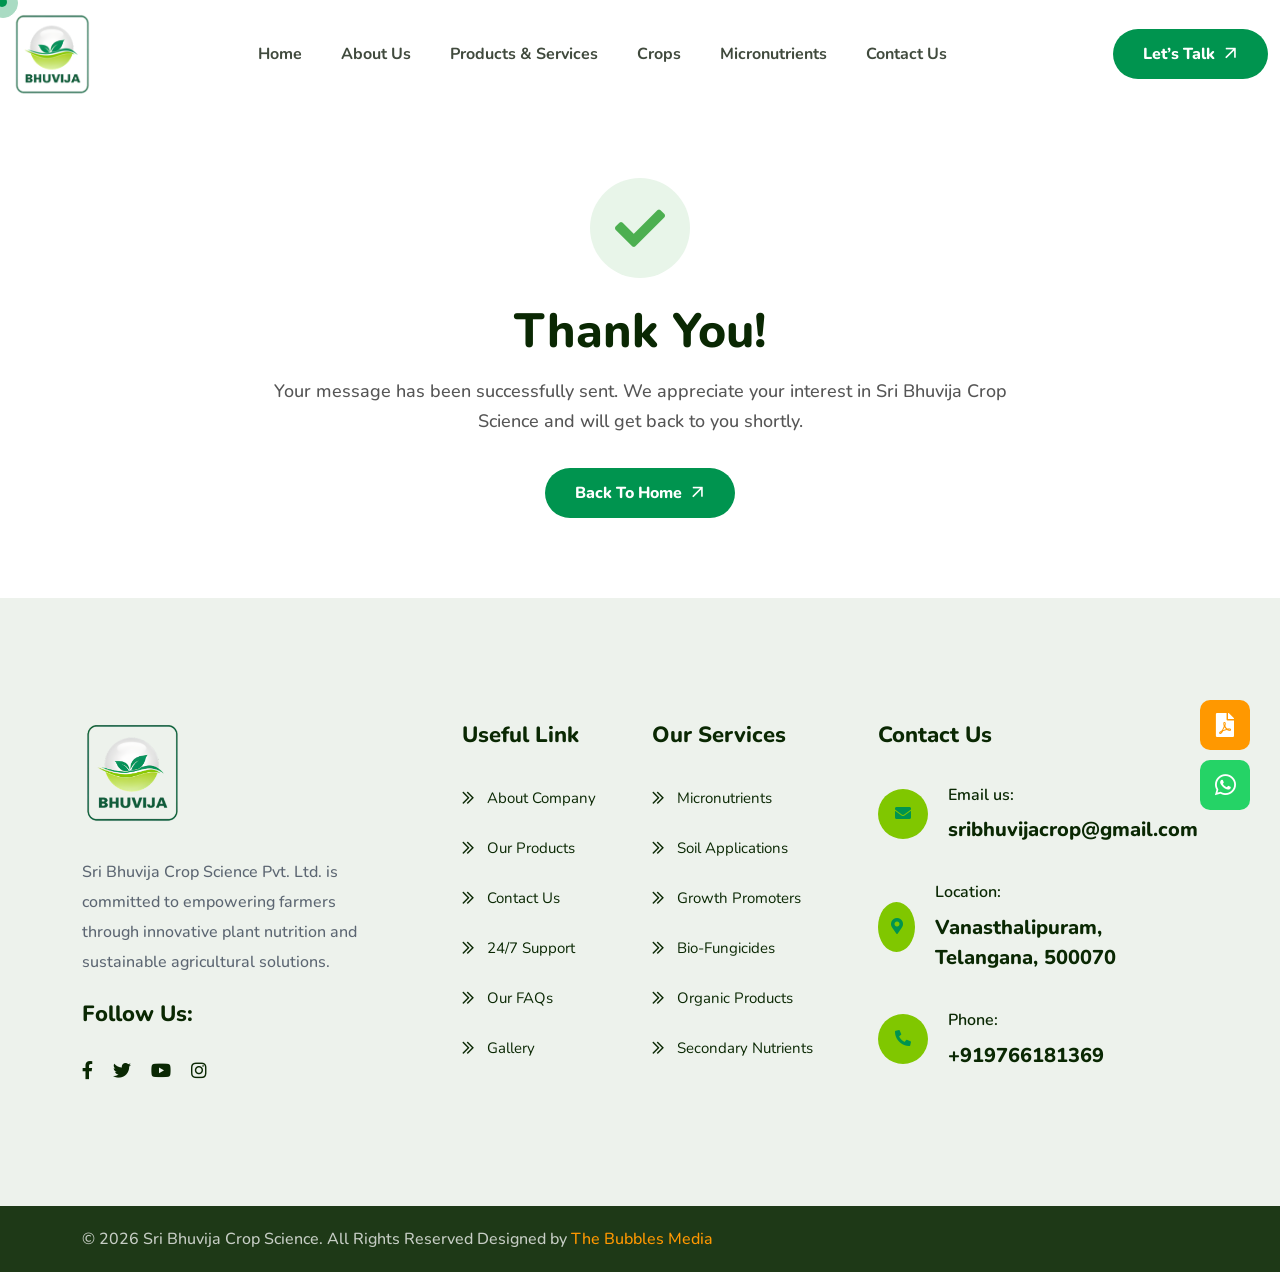
<file: thank-you.html>
<!doctype html>
<html lang="en">
<!--<< Header Area >>-->

<head>
  <!-- ========== Meta Tags ========== -->
  <meta charset="UTF-8" />
  <meta http-equiv="X-UA-Compatible" content="IE=edge" />
  <meta name="viewport" content="width=device-width, initial-scale=1" />
  <meta name="author" content="Sri Bhuvija Crop Science" />
  <meta name="description" content="Thank you for contacting Sri Bhuvija Crop Science Pvt. Ltd." />
  <!-- ======== Page title ============ -->
  <title>Thank You | Sri Bhuvija Crop Science Pvt. Ltd.</title>
  <!--<< Favicon >>-->
  <link rel="shortcut icon" href="assets/img/logo/favicon.png" />
  <!--<< Bootstrap min.css >>-->
  <link rel="stylesheet" href="assets/css/bootstrap.min.css" />
  <!--<< Font Awesome.css >>-->
  <link rel="stylesheet" href="assets/css/font-awesome.css" />
  <!--<< Animate.css >>-->
  <link rel="stylesheet" href="assets/css/animate.css" />
  <!--<< Magnific Popup.css >>-->
  <link rel="stylesheet" href="assets/css/magnific-popup.css" />
  <!--<< MeanMenu.css >>-->
  <link rel="stylesheet" href="assets/css/meanmenu.css" />
  <!--<< Odometer.css >>-->
  <link rel="stylesheet" href="assets/css/odometer.css" />
  <!--<< Swiper Bundle.css >>-->
  <link rel="stylesheet" href="assets/css/swiper-bundle.min.css" />
  <!--<< Nice Select.css >>-->
  <link rel="stylesheet" href="assets/css/nice-select.css" />
  <!--<< Main.css >>-->
  <link rel="stylesheet" href="assets/css/main.css" />
</head>

<body>
  <!-- Preloader Start -->
  <div id="preloader" class="preloader">
    <div class="animation-preloader">
      <div class="spinner"></div>

      <p class="text-center">Loading</p>
    </div>
    <div class="loader">
      <div class="row">
        <div class="col-3 loader-section section-left">
          <div class="bg"></div>
        </div>
        <div class="col-3 loader-section section-left">
          <div class="bg"></div>
        </div>
        <div class="col-3 loader-section section-right">
          <div class="bg"></div>
        </div>
        <div class="col-3 loader-section section-right">
          <div class="bg"></div>
        </div>
      </div>
    </div>
  </div>

  <!-- Floating WhatsApp Button -->
  <a href="https://wa.me/919848012345" target="_blank" class="floating-btn floating-whatsapp" title="Chat on WhatsApp">
    <i class="fab fa-whatsapp"></i>
  </a>

  <!-- Floating Brochure Button -->
  <a href="assets/BHUVIJA%20PRODUCT%20BROUCHER.pdf" target="_blank" class="floating-btn floating-brochure"
    title="Download Brochure">
    <i class="fas fa-file-pdf"></i>
  </a>

  <!-- Back To Top Start -->
  <button id="back-top" class="back-to-top">
    <i class="far fa-arrow-up"></i>
  </button>

  <!-- MouseCursor Start -->
  <div class="mouseCursor cursor-outer"></div>
  <div class="mouseCursor cursor-inner"></div>

  <!-- Offcanvas Area Start -->
  <div class="fix-area">
    <div class="offcanvas__info">
      <div class="offcanvas__wrapper">
        <div class="offcanvas__content">
          <div class="offcanvas__top mb-5 d-flex justify-content-between align-items-center">
            <div class="offcanvas__logo">
              <a href="index.html">
                <img src="assets/img/logo/bhuvija.png" alt="logo-img" />
              </a>
            </div>
            <div class="offcanvas__close">
              <button>
                <i class="fas fa-times"></i>
              </button>
            </div>
          </div>
          <h3 class="offcanvas-title">Hello There!</h3>
          <p>
            Sri Bhuvija Crop Science Pvt. Ltd. is committed to empowering
            farmers through innovative plant nutrition and sustainable
            agricultural solutions.
          </p>
          <div class="mobile-menu fix mt-15"></div>
          <div class="social-icon d-flex align-items-center">
            <a href="javascript:void(0)"><i class="fab fa-facebook-f"></i></a>
            <a href="javascript:void(0)"><i class="fab fa-twitter"></i></a>
            <a href="javascript:void(0)"><i class="fab fa-youtube"></i></a>
            <a href="javascript:void(0)"><i class="fab fa-linkedin-in"></i></a>
          </div>

          <div class="offcanvas__contact">
            <h3>Contact Us</h3>
            <ul class="contact-list">
              <li>
                <div class="icon">
                  <i class="far fa-phone-alt"></i>
                </div>
                <div class="content">
                  <p>Call Us</p>
                  <h4><a href="tel:+919766181369">+919766181369</a></h4>
                </div>
              </li>
              <li>
                <div class="icon">
                  <i class="fal fa-envelope"></i>
                </div>
                <div class="content">
                  <p>Send Email</p>
                  <h4>
                    <a href="mailto:sribhuvijacrop@gmail.com">sribhuvijacrop@gmail.com</a>
                  </h4>
                </div>
              </li>
              <li>
                <div class="icon">
                  <i class="fal fa-map-marker-alt"></i>
                </div>
                <div class="content">
                  <p>Location</p>
                  <h4>
                    H. No. 89, Subhodaya Colony, Auto Nagar, <br />
                    Vanasthalipuram, Telangana, 500070
                  </h4>
                </div>
              </li>
            </ul>
          </div>
          <a href="contact.html" class="theme-btn">
            Let’s Talk
            <i class="far fa-arrow-right"></i>
          </a>
        </div>
      </div>
    </div>
  </div>
  <div class="offcanvas__overlay"></div>

  <!-- Header Section Start -->
  <header id="header-sticky" class="header-1">
    <div class="container">
      <div class="mega-menu-wrapper">
        <div class="header-main">
          <a href="index.html" class="header-logo">
            <img src="assets/img/logo/bhuvija.png" alt="img" />
          </a>
          <div class="mean__menu-wrapper">
            <div class="main-menu">
              <nav id="mobile-menu">
                <ul>
                  <li>
                    <a href="index.html"> Home </a>
                  </li>
                  <li class="d-xl-none">
                    <a href="index.html" class="border-none"> Home </a>
                  </li>
                  <li>
                    <a href="about.html"> About Us </a>
                  </li>
                  <li>
                    <a href="products.html"> Products & Services </a>
                  </li>
                  <li class="">
                    <a href="crops.html">
                      Crops
                    </a>
                  </li>
                  <li>
                    <a href="best-micronutrients-for-plants.html">
                      Micronutrients
                    </a>
                  </li>
                  <li>
                    <a href="contact.html"> Contact Us </a>
                  </li>
                </ul>
              </nav>
            </div>
          </div>
          <div class="header-right d-flex justify-content-end align-items-center">
            <a href="contact.html" class="theme-btn">
              Let’s Talk
              <i class="far fa-arrow-right"></i>
            </a>
            <div class="header__hamburger my-auto d-lg-none">
              <div class="sidebar__toggle">
                <div class="header-bar">
                  <span></span>
                  <span></span>
                  <span></span>
                </div>
              </div>
            </div>
          </div>
        </div>
      </div>
    </div>
  </header>



  <!-- Thank You Section Start -->
  <section class="thank-you-section section-padding fix">
    <div class="container">
      <div class="row justify-content-center">
        <div class="col-lg-8 text-center wow fadeInUp" data-wow-delay=".3s">
          <div class="thank-you-content">
            <div class="icon mx-auto mb-4"
              style="width: 100px; height: 100px; line-height: 100px; border-radius: 50%; background: #E8F5E9; display: flex; align-items: center; justify-content: center;">
              <i class="fas fa-check" style="font-size: 50px; color: #4CAF50;"></i>
            </div>
            <h2 class="mb-3">Thank You!</h2>
            <p class="mb-4" style="font-size: 18px; color: #555;">
              Your message has been successfully sent. We appreciate your interest in Sri Bhuvija Crop Science and will
              get back to you shortly.
            </p>
            <a href="index.html" class="theme-btn mt-2">
              Back to Home
              <i class="far fa-arrow-right"></i>
            </a>
          </div>
        </div>
      </div>
    </div>
  </section>

  <!-- Footer Section Start -->
  <footer class="footer-section-4 section-padding section-bg pb-0 pt-0">
    <div class="shape-1 d-none d-xxl-block float-bob-x">
      <img src="assets/img/home-4/footer-shape-1.png" alt="img" />
    </div>
    <div class="shape-2 d-none d-xxl-block float-bob-y">
      <img src="assets/img/home-4/footer-shape-2.png" alt="img" />
    </div>
    <div class="container">
      <div class="footer-widget-wrapper-4">
        <div class="row">
          <div class="col-xl-4 col-lg-6 col-md-8 wow fadeInUp" data-wow-delay=".2s">
            <div class="footer-widget-items">
              <div class="widget-head">
                <a href="index.html" class="footer-logo">
                  <img src="assets/img/logo/bhuvija.png" alt="img" />
                </a>
              </div>
              <div class="footer-content">
                <p>
                  Sri Bhuvija Crop Science Pvt. Ltd. is committed to
                  empowering farmers through innovative plant nutrition and
                  sustainable agricultural solutions.
                </p>
                <h3>Follow Us:</h3>
                <div class="social-icon">
                  <a href="#"><i class="fab fa-facebook-f"></i></a>
                  <a href="#"><i class="fab fa-twitter"></i></a>
                  <a href="#"><i class="fab fa-youtube"></i></a>
                  <a href="#"><i class="fab fa-instagram"></i></a>
                </div>
              </div>
            </div>
          </div>
          <div class="col-xl-2 col-lg-3 col-md-4 col-sm-6 col-6 wow fadeInUp" data-wow-delay=".4s">
            <div class="footer-widget-items">
              <div class="widget-head">
                <h5>Useful Link</h5>
              </div>
              <ul class="list-area">
                <li>
                  <a href="about.html">
                    <i class="far fa-chevron-double-right"></i> About Company
                  </a>
                </li>
                <li>
                  <a href="products.html">
                    <i class="far fa-chevron-double-right"></i> Our Products
                  </a>
                </li>
                <li>
                  <a href="contact.html">
                    <i class="far fa-chevron-double-right"></i> Contact Us
                  </a>
                </li>
                <li>
                  <a href="contact.html">
                    <i class="far fa-chevron-double-right"></i> 24/7 Support
                  </a>
                </li>
                <li>
                  <a href="faq.html">
                    <i class="far fa-chevron-double-right"></i> Our FAQs
                  </a>
                </li>
                <li>
                  <a href="gallery.html">
                    <i class="far fa-chevron-double-right"></i> Gallery
                  </a>
                </li>
              </ul>
            </div>
          </div>
          <div class="col-xl-2 col-lg-3 col-md-6 col-sm-6 col-6 wow fadeInUp" data-wow-delay=".6s">
            <div class="footer-widget-items">
              <div class="widget-head">
                <h5>Our Services</h5>
              </div>
              <ul class="list-area">
                <li>
                  <a href="best-micronutrients-for-plants.html">
                    <i class="far fa-chevron-double-right"></i> Micronutrients
                  </a>
                </li>
                <li>
                  <a href="crops.html">
                    <i class="far fa-chevron-double-right"></i> Soil Applications
                  </a>
                </li>
                <li>
                  <a href="products.html">
                    <i class="far fa-chevron-double-right"></i> Growth Promoters
                  </a>
                </li>
                <li>
                  <a href="products.html">
                    <i class="far fa-chevron-double-right"></i> Bio-Fungicides
                  </a>
                </li>
                <li>
                  <a href="products.html">
                    <i class="far fa-chevron-double-right"></i> Organic Products
                  </a>
                </li>
                <li>
                  <a href="best-micronutrients-for-plants.html">
                    <i class="far fa-chevron-double-right"></i> Secondary Nutrients
                  </a>
                </li>
              </ul>
            </div>
          </div>
          <div class="col-xl-4 col-lg-4 col-md-6 ps-xl-5 wow fadeInUp" data-wow-delay=".8s">
            <div class="footer-widget-items">
              <div class="widget-head">
                <h5>Contact Us</h5>
              </div>
              <ul class="contact-list">
                <li>
                  <div class="icon">
                    <i class="fas fa-envelope"></i>
                  </div>
                  <div class="content">
                    <h5>Email us:</h5>
                    <p>
                      <a href="mailto:sribhuvijacrop@gmail.com">sribhuvijacrop@gmail.com</a>
                    </p>
                  </div>
                </li>
                <li>
                  <div class="icon">
                    <i class="fas fa-map-marker-alt"></i>
                  </div>
                  <div class="content">
                    <h5>Location:</h5>
                    <p>Vanasthalipuram, Telangana, 500070</p>
                  </div>
                </li>
                <li>
                  <div class="icon">
                    <i class="fas fa-phone-alt"></i>
                  </div>
                  <div class="content">
                    <h5>Phone:</h5>
                    <p><a href="tel:+919766181369">+919766181369</a></p>
                  </div>
                </li>
              </ul>
            </div>
          </div>
        </div>
      </div>
    </div>
    <div class="footer-bottom">
      <div class="container">
        <div class="footer-bottom-wrapper">
          <p class="text-1 wow fadeInUp">&copy; 2026 Sri Bhuvija Crop Science. All Rights Reserved Designed by
            <a href="https://www.thebubblesmedia.com/" target="_blank">The Bubbles Media</a>
          </p>
        </div>
      </div>
    </div>
  </footer>

  <!--<< All JS Plugins >>-->
  <script src="assets/js/jquery-3.7.1.min.js"></script>
  <!--<< Bootstrap Js >>-->
  <script src="assets/js/bootstrap.bundle.min.js"></script>
  <!--<< Nice Select Js >>-->
  <script src="assets/js/jquery.nice-select.min.js"></script>
  <!--<< Odometer Js >>-->
  <script src="assets/js/odometer.min.js"></script>
  <!--<< Appear Js >>-->
  <script src="assets/js/jquery.appear.min.js"></script>
  <!--<< Swiper Slider Js >>-->
  <script src="assets/js/swiper-bundle.min.js"></script>
  <!--<< MeanMenu Js >>-->
  <script src="assets/js/jquery.meanmenu.min.js"></script>
  <!--<< Magnific Popup Js >>-->
  <script src="assets/js/jquery.magnific-popup.min.js"></script>
  <!--<< Wow Animation Js >>-->
  <script src="assets/js/wow.min.js"></script>
  <!--<< Gsap Animation Js >>-->
  <script src="assets/js/gsap.min.js"></script>
  <!--<< ScrollTrigger Js >>-->
  <script src="assets/js/ScrollTrigger.min.js"></script>
  <!--<< SplitText Js >>-->
  <script src="assets/js/SplitText.min.js"></script>
  <!--<< splitType Js >>-->
  <script src="assets/js/splitType.js"></script>
  <!--<< Ajax Mail.js >>-->
  <script src="assets/js/ajax-mail.js"></script>
  <!--<< Main.js >>-->
  <script src="assets/js/main.js"></script>
</body>

</html>
</file>
<file: assets/css/odometer.css>
.odometer.odometer-auto-theme,
.odometer.odometer-theme-default {
  display: inline-block;
  vertical-align: middle;
  position: relative;
}
.odometer.odometer-auto-theme .odometer-digit,
.odometer.odometer-theme-default .odometer-digit {
  display: inline-block;
  vertical-align: middle;
  position: relative;
}
.odometer.odometer-auto-theme .odometer-digit .odometer-digit-spacer,
.odometer.odometer-theme-default .odometer-digit .odometer-digit-spacer {
  display: inline-block;
  vertical-align: middle;
  visibility: hidden;
}
.odometer.odometer-auto-theme .odometer-digit .odometer-digit-inner,
.odometer.odometer-theme-default .odometer-digit .odometer-digit-inner {
  text-align: left;
  display: block;
  position: absolute;
  top: 0;
  left: 0;
  right: 0;
  bottom: 0;
  overflow: hidden;
}
.odometer.odometer-auto-theme .odometer-digit .odometer-ribbon,
.odometer.odometer-theme-default .odometer-digit .odometer-ribbon {
  display: block;
}
.odometer.odometer-auto-theme .odometer-digit .odometer-ribbon-inner,
.odometer.odometer-theme-default .odometer-digit .odometer-ribbon-inner {
  display: block;
  -webkit-backface-visibility: hidden;
  backface-visibility: hidden;
}
.odometer.odometer-auto-theme .odometer-digit .odometer-value,
.odometer.odometer-theme-default .odometer-digit .odometer-value {
  display: block;
  -webkit-transform: translateZ(0);
  transform: translateZ(0);
}
.odometer.odometer-auto-theme
  .odometer-digit
  .odometer-value.odometer-last-value,
.odometer.odometer-theme-default
  .odometer-digit
  .odometer-value.odometer-last-value {
  position: absolute;
}
.odometer.odometer-auto-theme.odometer-animating-up .odometer-ribbon-inner,
.odometer.odometer-theme-default.odometer-animating-up .odometer-ribbon-inner {
  -webkit-transition: -webkit-transform 2s;
  -moz-transition: -moz-transform 2s;
  -ms-transition: -ms-transform 2s;
  -o-transition: -o-transform 2s;
  transition: transform 2s;
}
.odometer.odometer-auto-theme.odometer-animating-up.odometer-animating
  .odometer-ribbon-inner,
.odometer.odometer-theme-default.odometer-animating-up.odometer-animating
  .odometer-ribbon-inner {
  -webkit-transform: translateY(-100%);
  -moz-transform: translateY(-100%);
  -ms-transform: translateY(-100%);
  -o-transform: translateY(-100%);
  transform: translateY(-100%);
}
.odometer.odometer-auto-theme.odometer-animating-down .odometer-ribbon-inner,
.odometer.odometer-theme-default.odometer-animating-down
  .odometer-ribbon-inner {
  -webkit-transform: translateY(-100%);
  -moz-transform: translateY(-100%);
  -ms-transform: translateY(-100%);
  -o-transform: translateY(-100%);
  transform: translateY(-100%);
}
.odometer.odometer-auto-theme.odometer-animating-down.odometer-animating
  .odometer-ribbon-inner,
.odometer.odometer-theme-default.odometer-animating-down.odometer-animating
  .odometer-ribbon-inner {
  -webkit-transition: -webkit-transform 2s;
  -moz-transition: -moz-transform 2s;
  -ms-transition: -ms-transform 2s;
  -o-transition: -o-transform 2s;
  transition: transform 2s;
  -webkit-transform: translateY(0);
  -moz-transform: translateY(0);
  -ms-transform: translateY(0);
  -o-transform: translateY(0);
  transform: translateY(0);
}

.odometer.odometer-auto-theme .odometer-value,
.odometer.odometer-theme-default .odometer-value {
  text-align: center;
}
</file>
<file: assets/css/nice-select.css>
.nice-select {
  -webkit-tap-highlight-color: transparent;
  background-color: #fff;
  border-radius: 5px; 
  border: 1px solid  #CCCCCC;
  box-sizing: border-box;
  clear: both;
  cursor: pointer;
  display: block;
  float: left;
  color: #6E6E6E; 
  font-family:  "Plus Jakarta Sans", system-ui;
  font-size: 16px;
  font-style: normal;
  font-weight: 400;
  line-height: 26.08px;  
  height: 57px;
  line-height: 40px;
  outline: none;
  padding: 8px 10px; 
  position: relative;
  text-align: left !important;
  -webkit-transition: all 0.2s ease-in-out;
  transition: all 0.2s ease-in-out;
  -webkit-user-select: none;
     -moz-user-select: none;
      -ms-user-select: none;
          user-select: none;
  white-space: nowrap;
  width: auto; }
  .nice-select:hover {
    border-color: #6E6E6E; }
  .nice-select:active, .nice-select.open, .nice-select:focus {
    border-color: #6E6E6E; }
  .nice-select:after {
    border-bottom: 2px solid #6E6E6E;
    border-right: 2px solid #6E6E6E;
    content: '';
    display: block;
    height: 5px;
    margin-top: -4px;
    pointer-events: none;
    position: absolute;
    right: 12px;
    top: 50%;
    -webkit-transform-origin: 66% 66%;
        -ms-transform-origin: 66% 66%;
            transform-origin: 66% 66%;
    -webkit-transform: rotate(45deg);
        -ms-transform: rotate(45deg);
            transform: rotate(45deg);
    -webkit-transition: all 0.15s ease-in-out;
    transition: all 0.15s ease-in-out;
    width: 5px; }
  .nice-select.open:after {
    -webkit-transform: rotate(-135deg);
        -ms-transform: rotate(-135deg);
            transform: rotate(-135deg); }
  .nice-select.open .list {
    opacity: 1;
    pointer-events: auto;
    -webkit-transform: scale(1) translateY(0);
        -ms-transform: scale(1) translateY(0);
            transform: scale(1) translateY(0); }
  .nice-select.disabled {
    border-color: #6E6E6E;
    color: #6E6E6E;
    pointer-events: none; }
    .nice-select.disabled:after {
      border-color: #6E6E6E; }
  .nice-select.wide {
    width: 100%; }
    .nice-select.wide .list {
      left: 0 !important;
      right: 0 !important; }
  .nice-select.right {
    float: right; }
    .nice-select.right .list {
      left: auto;
      right: 0; }
  .nice-select.small {
    font-size: 12px;
    height: 36px;
    line-height: 34px; }
    .nice-select.small:after {
      height: 4px;
      width: 4px; }
    .nice-select.small .option {
      line-height: 34px;
      min-height: 34px; }
  .nice-select .list {
    background-color: #fff;
    border-radius: 5px;
    box-shadow: 0 0 0 1px rgba(68, 68, 68, 0.11);
    box-sizing: border-box;
    margin-top: 4px;
    opacity: 0;
    overflow: hidden;
    padding: 0;
    pointer-events: none;
    position: absolute;
    top: 100%;
    left: 0;
    -webkit-transform-origin: 50% 0;
        -ms-transform-origin: 50% 0;
            transform-origin: 50% 0;
    -webkit-transform: scale(0.75) translateY(-21px);
        -ms-transform: scale(0.75) translateY(-21px);
            transform: scale(0.75) translateY(-21px);
    -webkit-transition: all 0.2s cubic-bezier(0.5, 0, 0, 1.25), opacity 0.15s ease-out;
    transition: all 0.2s cubic-bezier(0.5, 0, 0, 1.25), opacity 0.15s ease-out;
    z-index: 9; }
    .nice-select .list:hover .option:not(:hover) {
      background-color: transparent !important; }
  .nice-select .option {
    cursor: pointer;
    font-weight: 400;
    line-height: 40px;
    list-style: none;
    min-height: 40px;
    outline: none;
    padding-left: 18px;
    padding-right: 29px;
    text-align: left;
    -webkit-transition: all 0.2s;
    transition: all 0.2s; }
    .nice-select .option:hover, .nice-select .option.focus, .nice-select .option.selected.focus {
      background-color: #f6f6f6; }
    .nice-select .option.selected {
      font-weight: bold; }
    .nice-select .option.disabled {
      background-color: transparent;
      color: #999;
      cursor: default; }

.no-csspointerevents .nice-select .list {
  display: none; }

.no-csspointerevents .nice-select.open .list {
  display: block; }
</file>
<file: assets/css/main.css>
/*
-------------------------------------------------------------------
  Theme Name   : Agron
  Author       : Bhuvija
  Author URI   : https://themeforest.net/user/Bhuvija/
  Description  : Sri Bhuvija Crop Science Company
  Version      : 1.0.0
-------------------------------------------------------------------
*/
/* ----------------------------------------------------------------
[Table of Contents]

01. Basic
    01.1 Mixins
    01.2 Variables
    01.3 Buttons
    01.4 Typography

02. Template Sections
    02.1 Preloader
    02.2 Section
    02.3 Animation
    02.4 Header
    02.5 MeanMenu
    02.6 Hero
    02.7 Feature
    02.8 About
    02.9 Service
    02.10 Shop
    02.11 Project
    02.12 Helping
    02.13 Team
    02.14 FAQ
    02.15 CTA
    02.16 Testimonial
    02.17 Brand
    02.18 News Addons
    02.19 Blog
    02.20 Contact
    02.21 Footer

------------------------------------------------------------------- */
/* --------------------------------------------------------------
   01. Basic
-------------------------------------------------------------- */
@import url("https://fonts.googleapis.com/css2?family=Nunito:ital,wght@0,200..1000;1,200..1000&display=swap");

:root {
  --body: #fff;
  --black: #000;
  --white: #fff;
  --theme-color: #00944f;
  --theme-color-2: #80c700;
  --header: #0A2803;
  --text: #5C6672;
  --border: #CAD2D2;
  --ratting: #F8BC26;
  --bg: #EDF2EC;
  --bg-2: #FFF9E8;
  ---box-shadow: 0px 4px 25px rgba(0, 0, 0, 0.06);
}

.theme-btn {
  font-size: 16px;
  position: relative;
  z-index: 1;
  overflow: hidden;
  font-weight: 800;
  text-transform: capitalize;
  /* height: 58px; */
  line-height: 50px;
  background-color: var(--theme-color);
  overflow: hidden;
  display: inline-block;
  padding: 0 30px;
  color: var(--white);
  border-radius: 82px;
}

@media (max-width: 575px) {
  .theme-btn {
    font-size: 14px;
    padding: 0 25px;
    height: 52px;
    line-height: 52px;
  }
}

.theme-btn::before {
  content: "";
  position: absolute;
  width: 0;
  top: -10px;
  height: 0;
  background-color: var(--theme-color-2);
  border-radius: 50%;
  transform: translate(-50%, -50%);
  transition: all 0.8s ease;
  z-index: -1;
}

.theme-btn i {
  margin-left: 5px;
  transform: rotate(-45deg);
}

.theme-btn:hover {
  color: var(--header);
}

.theme-btn:hover::before {
  width: 800px;
  height: 800px;
  display: inline-block;
}

.link-btn {
  font-size: 15px;
  font-weight: 900;
  color: var(--theme-color);
  text-transform: capitalize;
  display: inline-block;
  font-family: "DM Sans";
  margin-top: 10px;
}

.link-btn:hover {
  color: var(--theme-color-2);
}

.link-btn i {
  margin-left: 10px;
}

/* --------------------------------------------
    Template Default Fonts & Fonts Styles
 ---------------------------------------------- */
body {
  font-family: "Nunito", sans-serif;
  font-size: 16px;
  font-weight: normal;
  line-height: 30px;
  color: var(--text);
  background-color: var(--white);
  padding: 0;
  margin: 0;
  overflow-x: hidden;
  font-weight: 500;
}

ul {
  padding: 0;
  margin: 0;
  list-style: none;
}

button {
  border: none;
  background-color: transparent;
  padding: 0;
}

input:focus {
  color: var(--white);
  outline: none;
}

input {
  color: var(--white);
}

h1,
h2,
h3,
h4,
h5,
h6 {
  font-family: "Nunito", sans-serif;
  margin: 0px;
  padding: 0;
  color: var(--header);
  transition: all 0.4s ease-in-out;
  font-weight: 400;
}

h1 {
  font-size: 100px;
  font-weight: 800;
  line-height: 114%;
}

@media (max-width: 1399px) {
  h1 {
    font-size: 60px;
  }
}

@media (max-width: 991px) {
  h1 {
    font-size: 58px;
  }
}

@media (max-width: 767px) {
  h1 {
    font-size: 50px;
  }
}

@media (max-width: 575px) {
  h1 {
    font-size: 40px;
  }
}

@media (max-width: 470px) {
  h1 {
    font-size: 32px;
  }
}

h2 {
  font-size: 48px;
  font-weight: 800;
  line-height: 121%;
}

@media (max-width: 1199px) {
  h2 {
    font-size: 40px;
  }
}

@media (max-width: 767px) {
  h2 {
    font-size: 35px;
  }
}

@media (max-width: 470px) {
  h2 {
    font-size: 32px;
  }
}

h3 {
  font-size: 24px;
  font-weight: 800;
  line-height: 155%;
}

@media (max-width: 575px) {
  h3 {
    font-size: 20px;
  }
}

h4 {
  font-size: 18px;
  font-weight: 700;
  line-height: 150%;
}

h5 {
  font-size: 20px;
  font-weight: 500;
  line-height: 160%;
}

h6 {
  font-size: 14px;
  font-weight: 600;
}

a {
  text-decoration: none;
  outline: none !important;
  cursor: pointer;
  color: var(--header);
  transition: all 0.4s ease-in-out;
}

p {
  margin: 0px;
  transition: all 0.4s ease-in-out;
}

/* --------------------------------------------------------------
   02. Template Sections
-------------------------------------------------------------- */
.preloader {
  align-items: center;
  cursor: default;
  display: flex;
  height: 100%;
  justify-content: center;
  position: fixed;
  left: 0;
  top: 0;
  width: 100%;
  z-index: 9999999;
}

.preloader .animation-preloader {
  z-index: 1000;
}

.preloader .animation-preloader .spinner {
  animation: spinner 1s infinite linear;
  border-radius: 50%;
  border: 3px solid rgba(0, 0, 0, 0.2);
  border-top-color: var(--theme-color);
  height: 4em;
  margin: 0 auto 3.5em auto;
  width: 4em;
}

@media (max-width: 767px) {
  .preloader .animation-preloader .spinner {
    width: 7.5em;
    height: 7.5em;
    margin: 0 auto 1.5em auto;
  }
}

.preloader .animation-preloader .txt-loading {
  font: bold 5em "Nunito", sans-serif, "Nunito", sans-serif;
  text-align: center;
  user-select: none;
}

@media (max-width: 767px) {
  .preloader .animation-preloader .txt-loading {
    font-size: 2.5em;
  }
}

.preloader .animation-preloader .txt-loading .letters-loading {
  color: var(--theme-color);
  position: relative;
}

.preloader .animation-preloader .txt-loading .letters-loading:nth-child(2):before {
  animation-delay: 0.2s;
}

.preloader .animation-preloader .txt-loading .letters-loading:nth-child(3):before {
  animation-delay: 0.4s;
}

.preloader .animation-preloader .txt-loading .letters-loading:nth-child(4):before {
  animation-delay: 0.6s;
}

.preloader .animation-preloader .txt-loading .letters-loading:nth-child(5):before {
  animation-delay: 0.8s;
}

.preloader .animation-preloader .txt-loading .letters-loading:nth-child(6):before {
  animation-delay: 1s;
}

.preloader .animation-preloader .txt-loading .letters-loading:nth-child(7):before {
  animation-delay: 1.2s;
}

.preloader .animation-preloader .txt-loading .letters-loading:nth-child(8):before {
  animation-delay: 1.4s;
}

.preloader .animation-preloader .txt-loading .letters-loading::before {
  animation: letters-loading 4s infinite;
  color: var(--header);
  content: attr(data-text-preloader);
  left: 0;
  opacity: 0;
  font-family: "Nunito", sans-serif;
  position: absolute;
  top: -3px;
  transform: rotateY(-90deg);
}

.preloader p {
  font-size: 15px;
  font-weight: 600;
  text-transform: uppercase;
  letter-spacing: 8px;
  color: var(--theme-color);
}

.preloader .loader {
  position: fixed;
  top: 0;
  left: 0;
  width: 100%;
  height: 100%;
  font-size: 0;
  z-index: 1;
  pointer-events: none;
}

.preloader .loader .row {
  height: 100%;
}

.preloader .loader .loader-section {
  padding: 0px;
}

.preloader .loader .loader-section .bg {
  background-color: var(--white);
  height: 100%;
  left: 0;
  width: 100%;
  transition: all 800ms cubic-bezier(0.77, 0, 0.175, 1);
}

.preloader.loaded .animation-preloader {
  opacity: 0;
  transition: 0.3s ease-out;
}

.preloader.loaded .loader-section .bg {
  width: 0;
  transition: 0.7s 0.3s allcubic-bezier(0.1, 0.1, 0.1, 1);
}

.back-to-top {
  border-radius: 10px;
  background-color: var(--theme-color);
  width: 50px;
  height: 50px;
  line-height: 50px;
  color: var(--white);
  font-size: 18px;
  position: fixed;
  display: inline-block;
  z-index: 999;
  right: 30px;
  bottom: 30px;
  transition: all 0.4s ease-in-out;
  opacity: 0;
  visibility: hidden;
  transform: translateY(20px);
}

.floating-btn {
  border-radius: 10px;
  width: 50px;
  height: 50px;
  line-height: 50px;
  color: var(--white);
  font-size: 24px;
  position: fixed;
  display: flex;
  align-items: center;
  justify-content: center;
  z-index: 999;
  right: 30px;
  transition: all 0.4s ease-in-out;
  opacity: 1;
  visibility: visible;
}

.floating-whatsapp {
  background-color: #25d366;
  bottom: 90px;
}

.floating-brochure {
  background-color: #ff9800;
  bottom: 150px;
}

.back-to-top:hover,
.floating-btn:hover {
  background-color: var(--header);
  color: var(--white);
  transform: translateY(-5px);
  box-shadow: 0 5px 15px rgba(0, 0, 0, 0.3);
}

.floating-whatsapp:hover {
  background-color: #128c7e;
}

.back-to-top.show {
  opacity: 1;
  visibility: visible;
  transform: translate(0);
}

.cursor-outer {
  -webkit-margin-start: -12px;
  margin-inline-start: -12px;
  margin-top: -12px;
  width: 30px;
  height: 30px;
  border: 1px solid var(--theme-color);
  background-color: var(--theme-color);
  -webkit-box-sizing: border-box;
  box-sizing: border-box;
  z-index: 10000000;
  opacity: 0.34;
  -webkit-transition: all 0.4s ease-out 0s;
  transition: all 0.4s ease-out 0s;
}

.cursor-outer.cursor-hover {
  opacity: 0.14;
}

.cursor-outer.cursor-big {
  opacity: 0;
}

.mouseCursor {
  position: fixed;
  top: 0;
  inset-inline-start: 0;
  inset-inline-end: 0;
  bottom: 0;
  pointer-events: none;
  border-radius: 50%;
  -webkit-transform: translateZ(0);
  transform: translateZ(0);
  visibility: hidden;
  text-align: center;
}

.mouseCursor.cursor-big {
  width: 20px;
  height: 20px;
  -webkit-margin-start: -12px;
  margin-inline-start: -12px;
  margin-top: -12px;
}

.cursor-inner {
  -webkit-margin-start: -3px;
  margin-inline-start: -3px;
  margin-top: -3px;
  width: 10px;
  height: 10px;
  z-index: 10000001;
  background-color: var(--theme-color);
  opacity: 1;
  -webkit-transition: all 0.24s ease-out 0s;
  transition: all 0.24s ease-out 0s;
}

.cursor-inner span {
  color: var(--text);
  line-height: 60px;
  opacity: 0;
  text-transform: uppercase;
  letter-spacing: 1px;
  font-size: 12px;
}

.cursor-inner.cursor-big span {
  opacity: 1;
}

.cursor-inner.cursor-hover {
  -webkit-margin-start: -10px;
  margin-inline-start: -10px;
  margin-top: -10px;
  width: 30px;
  height: 30px;
  background-color: var(--theme-color);
  border: 1px solid #686363;
  opacity: 0;
}

.search-popup {
  position: fixed;
  width: 100%;
  height: 100%;
  top: 0;
  left: 0;
  z-index: -2;
  -webkit-transition: all 1s ease;
  -khtml-transition: all 1s ease;
  -moz-transition: all 1s ease;
  -ms-transition: all 1s ease;
  -o-transition: all 1s ease;
  transition: all 1s ease;
}

.search-popup__overlay {
  position: fixed;
  width: 224vw;
  height: 224vw;
  top: calc(90px - 112vw);
  right: calc(50% - 112vw);
  z-index: 3;
  display: block;
  -webkit-border-radius: 50%;
  -khtml-border-radius: 50%;
  -moz-border-radius: 50%;
  -ms-border-radius: 50%;
  -o-border-radius: 50%;
  border-radius: 50%;
  -webkit-transform: scale(0);
  -khtml-transform: scale(0);
  -moz-transform: scale(0);
  -ms-transform: scale(0);
  -o-transform: scale(0);
  transform: scale(0);
  -webkit-transform-origin: center;
  transform-origin: center;
  -webkit-transition: transform 0.8s ease-in-out;
  -khtml-transition: transform 0.8s ease-in-out;
  -moz-transition: transform 0.8s ease-in-out;
  -ms-transition: transform 0.8s ease-in-out;
  -o-transition: transform 0.8s ease-in-out;
  transition: transform 0.8s ease-in-out;
  transition-delay: 0s;
  transition-delay: 0.3s;
  -webkit-transition-delay: 0.3s;
  background-color: #000000;
  opacity: 0.7;
  cursor: url(../../assets/img/close.png), auto;
}

@media (max-width: 767px) {
  .search-popup__overlay {
    position: absolute;
    top: 0;
    left: 0;
    right: 0;
    bottom: 0;
    transform: none;
    width: 100%;
    height: 100%;
    border-radius: 0;
    transform: translateY(-110%);
  }
}

.search-popup__content {
  position: fixed;
  width: 0;
  max-width: 560px;
  padding: 30px 15px;
  left: 50%;
  top: 50%;
  opacity: 0;
  z-index: 3;
  -webkit-transform: translate(-50%, -50%);
  -khtml-transform: translate(-50%, -50%);
  -moz-transform: translate(-50%, -50%);
  -ms-transform: translate(-50%, -50%);
  -o-transform: translate(-50%, -50%);
  transform: translate(-50%, -50%);
  -webkit-transition: opacity 0.5s 0s, width 0.8s 0.8s cubic-bezier(0.225, 0.01, 0.475, 1.01), transform 0.2s 0s;
  -khtml-transition: opacity 0.5s 0s, width 0.8s 0.8s cubic-bezier(0.225, 0.01, 0.475, 1.01), transform 0.2s 0s;
  -moz-transition: opacity 0.5s 0s, width 0.8s 0.8s cubic-bezier(0.225, 0.01, 0.475, 1.01), transform 0.2s 0s;
  -ms-transition: opacity 0.5s 0s, width 0.8s 0.8s cubic-bezier(0.225, 0.01, 0.475, 1.01), transform 0.2s 0s;
  -o-transition: opacity 0.5s 0s, width 0.8s 0.8s cubic-bezier(0.225, 0.01, 0.475, 1.01), transform 0.2s 0s;
  transition: opacity 0.5s 0s, width 0.8s 0.8s cubic-bezier(0.225, 0.01, 0.475, 1.01), transform 0.2s 0s;
  transition-delay: 0s, 0.8s, 0s;
  transition-delay: 0s, 0.4s, 0s;
  transition-delay: 0.2s;
  -webkit-transition-delay: 0.2s;
}

.search-popup__form {
  position: relative;
}

.search-popup__form input[type=search],
.search-popup__form input[type=text] {
  width: 100%;
  height: 66px;
  border: none;
  outline: none;
  padding-left: 20px;
  background-color: var(--white);
  font-size: 16px;
  font-weight: 400;
  color: var(--text);
  transition: all 500ms ease;
  border-radius: 6px;
}

.search-popup__form input[type=search]:focus,
.search-popup__form input[type=text]:focus {
  color: var(--header);
}

.search-popup__form .search-btn {
  padding: 0;
  width: 66px;
  height: 66px;
  display: flex;
  justify-content: center;
  align-items: center;
  position: absolute;
  top: 0;
  right: -1px;
  border-radius: 6px;
  font-size: 20px;
  border-top-left-radius: 0;
  border-bottom-left-radius: 0;
  color: var(--white);
  background-color: var(--theme-color);
  transition: all 0.4s ease-in-out;
}

.search-popup__form .search-btn:hover {
  background-color: var(--header);
}

.search-popup__form .eolexi-btn svg {
  width: 1em;
  height: 1em;
  fill: currentColor;
}

.search-popup.active {
  z-index: 999999;
}

.search-popup.active .search-popup__overlay {
  top: auto;
  bottom: calc(90px - 112vw);
  -webkit-transform: scale(1);
  -khtml-transform: scale(1);
  -moz-transform: scale(1);
  -ms-transform: scale(1);
  -o-transform: scale(1);
  transform: scale(1);
  transition-delay: 0s;
  -webkit-transition-delay: 0s;
  opacity: 0.7;
  -webkit-transition: transform 1.6s cubic-bezier(0.4, 0, 0, 1);
  -khtml-transition: transform 1.6s cubic-bezier(0.4, 0, 0, 1);
  -moz-transition: transform 1.6s cubic-bezier(0.4, 0, 0, 1);
  -ms-transition: transform 1.6s cubic-bezier(0.4, 0, 0, 1);
  -o-transition: transform 1.6s cubic-bezier(0.4, 0, 0, 1);
  transition: transform 1.6s cubic-bezier(0.4, 0, 0, 1);
}

@media (max-width: 767px) {
  .search-popup.active .search-popup__overlay {
    position: absolute;
    top: 0;
    left: 0;
    right: 0;
    bottom: 0;
    transform: none;
    width: 100%;
    height: 100%;
    border-radius: 0;
    transform: translateY(0%);
  }
}

.search-popup.active .search-popup__content {
  width: 100%;
  opacity: 1;
  transition-delay: 0.7s;
  -webkit-transition-delay: 0.7s;
}

.section-title {
  position: relative;
  z-index: 99;
  margin-bottom: 30px;
  margin-top: -7px;
}

@media (max-width: 767px) {
  .section-title {
    margin-bottom: 0;
  }
}

.section-title span {
  font-size: 15px;
  font-weight: 600;
  color: #404A3D;
  display: inline-block;
  position: relative;
  margin-bottom: 10px;
}

.section-title span img {
  margin-right: 10px;
}

.section-title-area {
  display: flex;
  align-items: center;
  justify-content: space-between;
  margin-bottom: 30px;
}

@media (max-width: 991px) {
  .section-title-area {
    flex-wrap: wrap;
    gap: 30px;
    margin-bottom: 0;
  }
}

.section-title-area .section-title {
  margin-bottom: 0;
}

@media (max-width: 575px) {
  .section-title-area .theme-btn {
    display: none;
  }
}

.center {
  text-align: center;
  margin: 0 auto;
}

.section-bg {
  background-color: var(--bg) !important;
}

.section-bg-2 {
  background-color: var(--bg-2) !important;
}

.footer-bg {
  background-color: #2F304C;
}

.section-padding {
  padding: 70px 0;
}

@media (max-width: 1199px) {
  .section-padding {
    padding: 100px 0;
  }
}

@media (max-width: 991px) {
  .section-padding {
    padding: 80px 0;
  }
}

.body-bg-4 {
  background-color: #040A3D;
}

.link-btn {
  color: #63AB52;
  margin-top: 25px;
  display: inline-block;
  transition: all 0.4s ease-in-out;
  font-weight: 800;
  font-size: 16px;
  font-family: "Nunito", sans-serif;
}

.link-btn i {
  margin-left: 5px;
  transform: rotate(-45deg);
}

.link-btn:hover {
  color: var(--header);
}

@keyframes width {
  0% {
    width: 0%;
  }

  100% {
    width: 100%;
  }
}

@-webkit-keyframes width {
  0% {
    width: 0%;
  }

  100% {
    width: 100%;
  }
}

@keyframes arryUpDown {
  0% {
    transform: translateY(-10px);
  }

  100% {
    transform: translateY(10px);
  }
}

.animation__arryUpDown {
  animation: arryUpDown 2s ease infinite alternate;
}

@keyframes arryLeftRight {
  0% {
    transform: translateX(-10px);
  }

  100% {
    transform: translateX(10px);
  }
}

.animation__arryLeftRight {
  animation: arryLeftRight 2s ease infinite alternate;
}

@keyframes shine {
  from {
    -webkit-mask-position: 150%;
  }

  to {
    -webkit-mask-position: -50%;
  }
}

@keyframes cir36 {
  100% {
    transform: rotate(360deg);
  }
}

@keyframes width {
  0% {
    width: 0%;
  }

  100% {
    width: 100%;
  }
}

@-webkit-keyframes width {
  0% {
    width: 0%;
  }

  100% {
    width: 100%;
  }
}

@keyframes bounce-x {
  0% {
    -webkit-transform: translateX(0);
    transform: translateX(0);
  }

  50% {
    -webkit-transform: translateX(30px);
    transform: translateX(30px);
  }

  100% {
    -webkit-transform: translateX(0);
    transform: translateX(0);
  }
}

.bounce-x {
  -webkit-animation: bounce-x 7s infinite linear;
  animation: bounce-x 7s infinite linear;
}

.GlidingArrow {
  -webkit-animation: slide 5s linear infinite;
  animation: slide 5s linear infinite;
}

.delay1 {
  -webkit-animation-delay: 2s;
  animation-delay: 2s;
}

.delay2 {
  -webkit-animation-delay: 3s;
  animation-delay: 3s;
}

.delay3 {
  -webkit-animation-delay: 4s;
  animation-delay: 4s;
}

.delay4 {
  -webkit-animation-delay: 5s;
  animation-delay: 5s;
}

.delay5 {
  -webkit-animation-delay: 6s;
  animation-delay: 6s;
}

/* Defining animation Keyframes */
@-webkit-keyframes slide {
  0% {
    opacity: 0;
    transform: translateX(-150);
  }

  20% {
    opacity: 1;
    transform: translateX(-90);
  }

  80% {
    opacity: 1;
    transform: translateX(90);
  }

  100% {
    opacity: 0;
    transform: translateX(150);
  }
}

@keyframes slide {
  0% {
    opacity: 0;
    transform: translateX(-150);
  }

  20% {
    opacity: 1;
    transform: translateX(-90);
  }

  80% {
    opacity: 1;
    transform: translateX(90);
  }

  100% {
    opacity: 0;
    transform: translateX(150);
  }
}

/*img-animation**********************/
.img-custom-anim-left {
  animation: img-anim-left 1.3s forwards cubic-bezier(0.645, 0.045, 0.355, 1) 0.4s;
  opacity: 0;
}

@keyframes img-anim-left {
  0% {
    transform: translateX(-5%);
    clip-path: inset(0 100% 0 0);
    opacity: 0;
  }

  100% {
    transform: translateX(0);
    clip-path: inset(0 0 0 0);
    opacity: 1;
  }
}

.img-custom-anim-right {
  animation: img-anim-right 1.3s forwards cubic-bezier(0.645, 0.045, 0.355, 1) 0.4s;
  opacity: 0;
}

@keyframes img-anim-right {
  0% {
    transform: translateX(5%);
    clip-path: inset(0 0 0 100%);
    opacity: 0;
  }

  100% {
    transform: translateX(0);
    clip-path: inset(0 0 0 0);
    opacity: 1;
  }
}

.img-custom-anim-left {
  animation: img-anim-left 1.3s forwards cubic-bezier(0.645, 0.045, 0.355, 1) 0.4s;
  opacity: 0;
}

@keyframes img-anim-left {
  0% {
    transform: translateX(-5%);
    clip-path: inset(0 100% 0 0);
    opacity: 0;
  }

  100% {
    transform: translateX(0);
    clip-path: inset(0 0 0 0);
    opacity: 1;
  }
}

.img-custom-anim-top {
  animation: img-anim-top 1.3s forwards cubic-bezier(0.645, 0.045, 0.355, 1);
  opacity: 0;
}

@keyframes img-anim-top {
  0% {
    transform: translateY(-5%);
    clip-path: inset(0 0 100% 0);
    opacity: 0;
  }

  100% {
    transform: translateY(0);
    clip-path: inset(0 0 0 0);
    opacity: 1;
  }
}

.img-custom-anim-bottom {
  animation: img-anim-bottom 1.3s forwards cubic-bezier(0.645, 0.045, 0.355, 1);
  opacity: 0;
}

@keyframes img-anim-bottom {
  0% {
    transform: translateY(5%);
    clip-path: inset(100% 0 0 0);
    opacity: 0;
  }

  100% {
    transform: translateY(0);
    clip-path: inset(0 0 0 0);
    opacity: 1;
  }
}

@-webkit-keyframes rippleOne {
  70% {
    -webkit-box-shadow: 0 0 0 40px rgba(244, 68, 56, 0);
    box-shadow: 0 0 0 40px rgba(244, 68, 56, 0);
  }

  100% {
    -webkit-box-shadow: 0 0 0 0 rgba(244, 68, 56, 0);
    box-shadow: 0 0 0 0 rgba(244, 68, 56, 0);
  }
}

@keyframes rippleOne {
  70% {
    -webkit-box-shadow: 0 0 0 40px rgba(244, 68, 56, 0);
    box-shadow: 0 0 0 40px rgba(244, 68, 56, 0);
  }

  100% {
    -webkit-box-shadow: 0 0 0 0 rgba(244, 68, 56, 0);
    box-shadow: 0 0 0 0 rgba(244, 68, 56, 0);
  }
}

@keyframes cir36 {
  100% {
    transform: rotate(360deg);
  }
}

@keyframes rounded {
  50% {
    transform: rotate(15deg);
  }
}

@keyframes up-down {
  0% {
    transform: translateY(10px);
  }

  100% {
    transform: translateY(-10px);
  }
}

@-webkit-keyframes spinner {
  to {
    -webkit-transform: rotateZ(360deg);
    transform: rotateZ(360deg);
  }
}

@keyframes spinner {
  to {
    -webkit-transform: rotateZ(360deg);
    transform: rotateZ(360deg);
  }
}

@-webkit-keyframes letters-loading {

  0%,
  75%,
  100% {
    opacity: 0;
    transform: rotateY(-90deg);
  }

  25%,
  50% {
    opacity: 1;
    transform: rotateY(0deg);
  }
}

@keyframes letters-loading {

  0%,
  75%,
  100% {
    opacity: 0;
    transform: rotateY(-90deg);
  }

  25%,
  50% {
    opacity: 1;
    transform: rotateY(0deg);
  }
}

@keyframes loaderspin {
  0% {
    transform: translate(-50%, -50%) rotate(0deg);
  }

  100% {
    transform: translate(-50%, -50%) rotate(360deg);
  }
}

@keyframes tpswing {
  0% {
    -webkit-transform: rotate(20deg);
    -ms-transform: rotate(20deg);
    transform: rotate(20deg);
  }

  100% {
    -webkit-transform: rotate(0deg);
    -ms-transform: rotate(0deg);
    transform: rotate(0deg);
  }
}

@keyframes width {
  0% {
    width: 0%;
  }

  100% {
    width: 100%;
  }
}

@-webkit-keyframes width {
  0% {
    width: 0%;
  }

  100% {
    width: 100%;
  }
}

@-webkit-keyframes loaderspin {
  0% {
    transform: translate(-50%, -50%) rotate(0deg);
  }

  100% {
    transform: translate(-50%, -50%) rotate(360deg);
  }
}

@keyframes loaderpulse {
  0% {
    transform: scale(1);
  }

  100% {
    transform: scale(1.2);
  }
}

@keyframes rounded {
  50% {
    transform: rotate(20deg);
  }
}

@keyframes cir36 {
  100% {
    transform: rotate(360deg);
  }
}

.float-bob-y {
  -webkit-animation-name: float-bob-y;
  animation-name: float-bob-y;
  -webkit-animation-duration: 3s;
  animation-duration: 3s;
  -webkit-animation-iteration-count: infinite;
  animation-iteration-count: infinite;
  -webkit-animation-timing-function: linear;
  animation-timing-function: linear;
}

@-webkit-keyframes float-bob-y {
  0% {
    -webkit-transform: translateY(-30px);
    transform: translateY(-30px);
  }

  50% {
    -webkit-transform: translateY(-10px);
    transform: translateY(-10px);
  }

  100% {
    -webkit-transform: translateY(-30px);
    transform: translateY(-30px);
  }
}

@keyframes float-bob-y {
  0% {
    -webkit-transform: translateY(-30px);
    transform: translateY(-30px);
  }

  50% {
    -webkit-transform: translateY(-10px);
    transform: translateY(-10px);
  }

  100% {
    -webkit-transform: translateY(-30px);
    transform: translateY(-30px);
  }
}

.float-bob-x {
  -webkit-animation-name: float-bob-x;
  animation-name: float-bob-x;
  -webkit-animation-duration: 3s;
  animation-duration: 3s;
  -webkit-animation-iteration-count: infinite;
  animation-iteration-count: infinite;
  -webkit-animation-timing-function: linear;
  animation-timing-function: linear;
}

@-webkit-keyframes float-bob-x {
  0% {
    -webkit-transform: translateX(0px);
    transform: translateX(30px);
  }

  50% {
    -webkit-transform: translateX(10px);
    transform: translateX(10px);
  }

  100% {
    -webkit-transform: translateX(30px);
    transform: translateX(30px);
  }
}

@keyframes float-bob-x {
  0% {
    -webkit-transform: translateX(30px);
    transform: translateX(30px);
  }

  50% {
    -webkit-transform: translateX(10px);
    transform: translateX(10px);
  }

  100% {
    -webkit-transform: translateX(30px);
    transform: translateX(30px);
  }
}

@keyframes bounce-x {
  0% {
    -webkit-transform: translateX(0);
    transform: translateX(0);
  }

  50% {
    -webkit-transform: translateX(30px);
    transform: translateX(30px);
  }

  100% {
    -webkit-transform: translateX(0);
    transform: translateX(0);
  }
}

.bounce-x {
  -webkit-animation: bounce-x 7s infinite linear;
  animation: bounce-x 7s infinite linear;
}

.animation-infinite {
  animation: ShapeAnim 80s linear infinite;
  height: 30px;
  width: 100%;
  background-repeat: repeat;
  overflow: hidden;
}

@keyframes ShapeAnim {
  0% {
    background-position: top left;
  }

  100% {
    background-position: top left 2000px;
  }
}

@media (max-width: 1199px) {
  .menu-thumb {
    display: none !important;
  }
}

.header-main {
  display: flex;
  align-items: center;
  justify-content: space-between;
  padding: 10px 0;
  position: relative;
}

.header-main .main-menu ul {
  margin-bottom: 0;
}

.header-main .main-menu ul .menu-thumb {
  position: inherit;
}

.header-main .main-menu ul li {
  position: relative;
  list-style: none;
  display: inline-block;
  margin-inline-end: 35px;
  /* Hide scrollbar - Firefox */
  /* Hide scrollbar - IE/Edge */
}

.header-main .main-menu ul li:last-child {
  margin-inline-end: 0;
}

.header-main .main-menu ul li a {
  display: inline-block;
  font-size: 16px;
  font-weight: 700;
  color: #404A3D;
  font-family: "Nunito", sans-serif;
  padding: 20px 0;
  text-align: left;
  position: relative;
  text-transform: capitalize;
  transition: all 0.4s ease-in-out;
}

.header-main .main-menu ul li a i {
  margin-left: 4px;
  font-size: 12px;
}

.header-main .main-menu ul li a:hover {
  color: var(--theme-color) !important;
}

.header-main .main-menu ul li.active a {
  color: var(--theme-color) !important;
}

.header-main .main-menu ul li .submenu {
  position: absolute;
  top: 100%;
  inset-inline-start: 0;
  min-width: 240px;
  background: var(--white);
  padding: 20px 0;
  border-radius: 10px;
  z-index: 99999;
  visibility: hidden;
  opacity: 0;
  transform-origin: top center;
  color: #404A3D;
  transform: translateY(-10px);
  transition: all 0.4s ease-in-out;
  box-shadow: rgba(100, 100, 111, 0.2) 0px 7px 29px 0px;
  height: 50vh;
  overflow-y: scroll;
}

.header-main .main-menu ul li .submenu li {
  display: block;
  width: 100%;
  margin: 0;
}

.header-main .main-menu ul li .submenu li a {
  position: relative;
  z-index: 11;
  font-size: 16px;
  font-weight: 700;
  color: #404A3D;
  line-height: 38px;
  padding: 0px 0px 0px 32px;
  padding-right: 22px;
  width: 100%;
  display: flex;
  align-items: center;
  justify-content: space-between;
}

.header-main .main-menu ul li .submenu li a:hover {
  color: var(--theme-color) !important;
}

.header-main .main-menu ul li .submenu li:last-child a {
  border: none;
}

.header-main .main-menu ul li .submenu li .submenu {
  inset-inline-start: 100%;
  top: 0;
  visibility: hidden;
  opacity: 0;
  border-top-left-radius: 0;
  border-bottom-left-radius: 0;
}

.header-main .main-menu ul li .submenu li:hover>a {
  color: var(--theme-color) !important;
  margin-left: 10px;
}

.header-main .main-menu ul li .submenu li:hover>a::before {
  width: 10px;
}

.header-main .main-menu ul li .submenu li:hover>a::after {
  color: var(--theme-color);
}

.header-main .main-menu ul li .submenu li:hover>.submenu {
  -webkit-transform: translateY(1);
  -moz-transform: translateY(1);
  -ms-transform: translateY(1);
  -o-transform: translateY(1);
  transform: translateY(1);
  visibility: visible;
  opacity: 1;
}

.header-main .main-menu ul li .submenu li.has-dropdown>a::after {
  position: absolute;
  top: 50%;
  inset-inline-end: 25px;
  -webkit-transform: translateY(-50%);
  -moz-transform: translateY(-50%);
  -ms-transform: translateY(-50%);
  -o-transform: translateY(-50%);
  transform: translateY(-50%);
  color: var(--theme-color);
}

.header-main .main-menu ul li .has-homemenu {
  padding: 20px 20px 10px 20px !important;
  opacity: 0;
  visibility: hidden;
  position: absolute;
  left: 0;
  right: 0;
  padding: 0;
  width: 100%;
  z-index: 999;
  overflow: hidden;
  margin: auto;
  max-height: 740px;
  overflow-y: auto;
  overflow-x: hidden;
}

.header-main .main-menu ul li .has-homemenu .homemenu-items .homemenu {
  position: relative;
}

.header-main .main-menu ul li .has-homemenu .homemenu-items .homemenu .homemenu-thumb {
  position: relative;
}

.header-main .main-menu ul li .has-homemenu .homemenu-items .homemenu .homemenu-thumb::before {
  background: -webkit-gradient(linear, left top, left bottom, from(rgba(20, 19, 19, 0)), to(#5e5ef6));
  background: linear-gradient(to bottom, rgba(99, 92, 92, 0) 0%, #252527 100%);
  background-repeat: no-repeat;
  background-size: cover;
  background-position: center;
  width: 100%;
  height: 100%;
  position: absolute;
  left: 0;
  top: 0;
  overflow: hidden;
  opacity: 0;
  -webkit-transition: all 0.3s ease-in-out;
  transition: all 0.3s ease-in-out;
  content: "";
}

.header-main .main-menu ul li .has-homemenu .homemenu-items .homemenu .homemenu-thumb:hover::before {
  visibility: visible;
  opacity: 1;
}

.header-main .main-menu ul li .has-homemenu .homemenu-items .homemenu .homemenu-thumb:hover .demo-button {
  opacity: 1;
  visibility: visible;
  margin-top: 0;
}

.header-main .main-menu ul li .has-homemenu .homemenu-items .homemenu .homemenu-thumb:hover .homemenu-btn {
  opacity: 1;
  visibility: visible;
  bottom: 50%;
  transform: translateY(50%);
}

.header-main .main-menu ul li .has-homemenu .homemenu-items .homemenu .homemenu-thumb img {
  width: 100%;
  height: 100%;
}

.header-main .main-menu ul li .has-homemenu .homemenu-items .homemenu .homemenu-thumb a {
  padding: 0;
}

.header-main .main-menu ul li .has-homemenu .homemenu-items .homemenu .homemenu-title {
  text-align: center;
  margin: 15px auto;
  display: inline-block;
  font-size: 16px;
  font-weight: 600;
}

.header-main .main-menu ul li .has-homemenu::-webkit-scrollbar {
  display: none;
}

.header-main .main-menu ul li .has-homemenu {
  scrollbar-width: none;
}

.header-main .main-menu ul li .has-homemenu {
  -ms-overflow-style: none;
}

.header-main .main-menu ul li:hover>a {
  color: var(--theme-color);
}

.header-main .main-menu ul li:hover>a::after {
  color: var(--theme-color);
}

.header-main .main-menu ul li:hover>.submenu {
  visibility: visible;
  opacity: 1;
  transform: translateY(0px);
}

.header-main .header-right {
  gap: 30px;
}

@media (max-width: 1399px) {
  .header-main .header-right {
    gap: 20px;
  }
}

.header-main .sidebar__toggle {
  cursor: pointer;
  font-size: 20px;
}

.header-top-section {
  background-color: #FFF9E8;
  padding: 15px 0;
}

@media (max-width: 1199px) {
  .header-top-section {
    display: none;
  }
}

.header-top-section .container {
  max-width: 1580px;
}

.header-top-section .header-top-wrapper {
  display: flex;
  align-items: center;
  justify-content: space-between;
}

.header-top-section .header-top-wrapper .top-logo {
  margin-left: -115px;
}

.header-top-section .header-top-wrapper .header-contact-list {
  display: flex;
  align-items: center;
  gap: 40px;
}

.header-top-section .header-top-wrapper .header-contact-list li {
  font-size: 16px;
  font-weight: 600;
  font-family: "Nunito", sans-serif;
  display: flex;
  align-items: center;
  gap: 8px;
}

.header-top-section .header-top-wrapper .header-contact-list li i {
  color: var(--theme-color);
  font-size: 22px;
}

.header-top-section .header-top-wrapper .header-contact-list li a {
  color: #404A3D;
}

.header-top-section .header-top-wrapper .head-right {
  display: flex;
  align-items: center;
  gap: 30px;
}

.header-top-section .header-top-wrapper .head-right .line-shape {
  background-color: rgba(64, 74, 61, 0.22);
  width: 1px;
  height: 30px;
}

@media (max-width: 1399px) {
  .header-top-section .header-top-wrapper .head-right .line-shape {
    display: none;
  }
}

.header-top-section .header-top-wrapper .head-right .social-icon {
  display: flex;
  align-items: center;
  gap: 15px;
}

.header-top-section .header-top-wrapper .head-right .social-icon a {
  font-size: 18px;
  color: #404A3D;
}

.header-top-section .header-top-wrapper .head-right .social-icon a:hover {
  color: var(--theme-color);
}

.header-top-section .header-top-wrapper .head-right .flag-wrap {
  position: relative;
  max-width: 106px;
  margin: 0 auto;
}

@media (max-width: 1399px) {
  .header-top-section .header-top-wrapper .head-right .flag-wrap {
    display: none;
  }
}

.header-top-section .header-top-wrapper .head-right .flag-wrap .flag {
  position: absolute;
  top: -4px;
  left: 15px;
  z-index: 1;
}

@media (max-width: 767px) {
  .header-top-section .header-top-wrapper .head-right .flag-wrap .flag {
    display: none;
  }
}

.header-top-section .header-top-wrapper .head-right .flag-wrap .flag img {
  width: 100%;
  height: 100%;
}

.header-top-section .header-top-wrapper .head-right .flag-wrap .nice-select {
  padding: 0 0 0 45px;
  background: transparent;
  border: none;
  text-align: center;
  margin: 0 auto;
  position: relative;
  z-index: 9999;
  border: none !important;
  padding-bottom: 0 !important;
  font-weight: 400 !important;
  line-height: initial;
  height: initial;
  padding-right: 20px;
}

.header-top-section .header-top-wrapper .head-right .flag-wrap .nice-select span {
  font-weight: 400;
}

.header-top-section .header-top-wrapper .head-right .flag-wrap .nice-select .list {
  width: 100px;
  left: 0;
  background-color: var(--white);
  border-radius: 0;
  top: 100%;
}

.header-top-section .header-top-wrapper .head-right .flag-wrap .nice-select .option {
  border: none;
  background-color: #fff;
}

.header-top-section .header-top-wrapper .head-right .flag-wrap .nice-select .option.selected.focus {
  background-color: #fff;
}

.header-top-section .header-top-wrapper .head-right .flag-wrap .nice-select::after {
  right: 0;
  border-bottom: 1px solid transparent;
  border-right: 1px solid transparent;
  width: 8px;
  height: 8px;
  top: 10px;
  border-bottom: 1px solid transparent;
  border-color: #404A3D;
  border-right: 1px solid #404A3D;
}

.header-top-section .header-top-wrapper .head-right .flag-wrap .nice-select span {
  font-size: 15px;
  font-weight: 500;
  text-transform: uppercase;
  color: #404A3D;
}

.header-1 .container {
  max-width: 1580px;
}

.header-1 .search-form {
  max-width: 255px;
  width: 100%;
  position: relative;
}

@media (max-width: 1199px) {
  .header-1 .search-form {
    display: none;
  }
}

.header-1 .search-form input {
  outline: none;
  width: 100%;
  font-size: 16px;
  font-weight: 700;
  border: none;
  color: rgba(64, 74, 61, 0.94);
  border-bottom: 1px solid rgba(64, 74, 61, 0.22);
  padding-bottom: 5px;
}

.header-1 .search-form input::placeholder {
  color: rgba(64, 74, 61, 0.94);
}

.header-1 .search-form button {
  position: absolute;
  top: 0;
  right: 0;
  color: #404A3D;
}

.header-1 .header-logo {
  /* display: none; */
}

@media (max-width: 1199px) {
  .header-1 .header-logo {
    display: block;
  }
}

@media (max-width: 1199px) {
  .header-1 .theme-btn {
    display: none;
  }
}

.header-1 .sidebar__toggle {
  cursor: pointer;
}

.header-1 .sidebar__toggle .header-bar {
  position: relative;
  width: 31px;
  height: 18px;
}

@media (max-width: 575px) {
  .header-1 .sidebar__toggle .header-bar {
    width: 28px;
  }
}

.header-1 .sidebar__toggle .header-bar span {
  position: absolute;
  width: 100%;
  height: 2px;
  display: inline-block;
  transition: all 0.3s;
  left: 0;
  background: var(--theme-color);
  overflow: hidden;
}

.header-1 .sidebar__toggle .header-bar span:first-child {
  top: 0;
  background: var(--theme-color);
  left: 16px;
  width: 15px;
}

@media (max-width: 575px) {
  .header-1 .sidebar__toggle .header-bar span:first-child {
    left: 0;
  }
}

.header-1 .sidebar__toggle .header-bar span:nth-child(2) {
  top: 44%;
  background: var(--theme-color);
  width: 30px;
}

@media (max-width: 575px) {
  .header-1 .sidebar__toggle .header-bar span:nth-child(2) {
    width: 25px;
  }
}

.header-1 .sidebar__toggle .header-bar span:last-child {
  bottom: 0;
  background: var(--theme-color);
  width: 15px;
}

.header-1 .sidebar__toggle .header-bar.active span:first-child {
  transform: rotate(45deg) translate(3px, 9px);
}

.header-1 .sidebar__toggle .header-bar.active span:nth-child(2) {
  opacity: 0;
}

.header-1 .sidebar__toggle .header-bar.active span:last-child {
  transform: rotate(-45deg) translate(3px, -9px);
}

.header-1 .sidebar__toggle .header-bar:hover {
  cursor: pointer;
}

.header-2 {
  position: absolute;
  top: 20px;
  left: 0;
  width: 100%;
  z-index: 9999;
}

.header-2 .header-logo img {
  width: 80px;
}

.header-1 .header-logo img {
  width: 80px;
}

@media (max-width: 575px) {
  .header-2 .header-logo img {
    width: 140px;
  }
}

.header-2 .header-right-icon {
  display: flex;
  align-items: center;
  gap: 28px;
}

.header-2 .header-right-icon .search-toggler {
  font-size: 22px;
  color: #404A3D;
}

.header-2 .header-right-icon .search-toggler:hover {
  color: var(--theme-color);
}

.header-2 .header-right-icon .cart-icon {
  font-size: 25px;
  position: relative;
  color: #404A3D;
}

@media (max-width: 1399px) {
  .header-2 .header-right-icon .cart-icon {
    font-size: 22px;
  }
}

.header-2 .header-right-icon .cart-icon span {
  width: 19px;
  height: 19px;
  line-height: 19px;
  text-align: center;
  border-radius: 50%;
  background-color: var(--theme-color-2);
  color: var(--header);
  display: inline-block;
  font-size: 14px;
  position: absolute;
  bottom: -6px;
  right: -9px;
}

.header-2 .container {
  max-width: 1470px;
}

.header-2 .mega-menu-wrapper {
  background-color: var(--white);
  border-radius: 100px;
  padding: 0 30px;
}

@media (max-width: 767px) {
  .header-2 .mega-menu-wrapper {
    padding: 0 15px;
  }
}

@media (max-width: 1199px) {
  .header-2 .theme-btn {
    display: none;
  }
}

.header-2 .sidebar__toggle {
  cursor: pointer;
}

.header-2 .sidebar__toggle .header-bar {
  position: relative;
  width: 31px;
  height: 18px;
}

@media (max-width: 575px) {
  .header-2 .sidebar__toggle .header-bar {
    width: 28px;
  }
}

.header-2 .sidebar__toggle .header-bar span {
  position: absolute;
  width: 100%;
  height: 2px;
  display: inline-block;
  transition: all 0.3s;
  left: 0;
  background: var(--theme-color);
  overflow: hidden;
}

.header-2 .sidebar__toggle .header-bar span:first-child {
  top: 0;
  background: var(--theme-color);
  left: 16px;
  width: 15px;
}

@media (max-width: 575px) {
  .header-2 .sidebar__toggle .header-bar span:first-child {
    left: 0;
  }
}

.header-2 .sidebar__toggle .header-bar span:nth-child(2) {
  top: 44%;
  background: var(--theme-color);
  width: 30px;
}

@media (max-width: 575px) {
  .header-2 .sidebar__toggle .header-bar span:nth-child(2) {
    width: 25px;
  }
}

.header-2 .sidebar__toggle .header-bar span:last-child {
  bottom: 0;
  background: var(--theme-color);
  width: 15px;
}

.header-2 .sidebar__toggle .header-bar.active span:first-child {
  transform: rotate(45deg) translate(3px, 9px);
}

.header-2 .sidebar__toggle .header-bar.active span:nth-child(2) {
  opacity: 0;
}

.header-2 .sidebar__toggle .header-bar.active span:last-child {
  transform: rotate(-45deg) translate(3px, -9px);
}

.header-2 .sidebar__toggle .header-bar:hover {
  cursor: pointer;
}

.header-section-4 .container {
  max-width: 1785px;
}

.header-section-4 .header-top-4 {
  background-color: #244F0B;
}

@media (max-width: 1899px) {
  .header-section-4 .header-top-4 {
    padding: 18px 0;
  }
}

@media (max-width: 1399px) {
  .header-section-4 .header-top-4 {
    display: none;
  }
}

.header-section-4 .header-top-4 .header-top-wrapper3 {
  display: flex;
  align-items: center;
  justify-content: space-between;
}

.header-section-4 .header-top-4 .header-top-wrapper3 p {
  display: flex;
  align-items: center;
  font-size: 16px;
  font-weight: 600;
  color: #fff;
  gap: 8px;
}

@media (max-width: 1600px) {
  .header-section-4 .header-top-4 .header-top-wrapper3 p {
    font-size: 14px;
  }
}

.header-section-4 .header-top-4 .header-top-wrapper3 .top-line {
  height: 53px;
  width: 1px;
  background: rgba(255, 255, 255, 0.14);
}

@media (max-width: 1899px) {
  .header-section-4 .header-top-4 .header-top-wrapper3 .top-line {
    display: none;
  }
}

.header-section-4 .header-top-4 .header-top-wrapper3 .header-info {
  display: flex;
  align-items: center;
  gap: 30px;
}

@media (max-width: 1600px) {
  .header-section-4 .header-top-4 .header-top-wrapper3 .header-info {
    gap: 15px;
  }
}

.header-section-4 .header-top-4 .header-top-wrapper3 .header-info .list-item {
  display: flex;
  align-items: center;
  gap: 8px;
}

.header-section-4 .header-top-4 .header-top-wrapper3 .header-info .list-item a {
  color: #fff;
}

.header-section-4 .header-top-4 .header-top-wrapper3 .header-info span {
  font-size: 16px;
  font-weight: 600;
  color: #fff;
}

@media (max-width: 1600px) {
  .header-section-4 .header-top-4 .header-top-wrapper3 .header-info span {
    font-size: 14px;
  }
}

.header-section-4 .header-top-4 .head-right {
  display: flex;
  align-items: center;
  gap: 30px;
}

@media (max-width: 1600px) {
  .header-section-4 .header-top-4 .head-right {
    gap: 15px;
  }
}

.header-section-4 .header-top-4 .head-right .line-shape {
  background-color: rgba(255, 255, 255, 0.14);
  width: 1px;
  height: 30px;
}

@media (max-width: 1899px) {
  .header-section-4 .header-top-4 .head-right .line-shape {
    display: none;
  }
}

.header-section-4 .header-top-4 .head-right .social-icon {
  display: flex;
  align-items: center;
  gap: 15px;
}

.header-section-4 .header-top-4 .head-right .social-icon a {
  font-size: 18px;
  color: #fff;
}

@media (max-width: 1899px) {
  .header-section-4 .header-top-4 .head-right .social-icon a {
    font-size: 16px;
  }
}

.header-section-4 .header-top-4 .head-right .social-icon a:hover {
  color: var(--theme-color);
}

.header-section-4 .header-top-4 .head-right .flag-wrap {
  position: relative;
  max-width: 106px;
  margin: 0 auto;
}

@media (max-width: 1399px) {
  .header-section-4 .header-top-4 .head-right .flag-wrap {
    display: none;
  }
}

.header-section-4 .header-top-4 .head-right .flag-wrap .flag {
  position: absolute;
  top: -4px;
  left: 15px;
  z-index: 1;
}

@media (max-width: 767px) {
  .header-section-4 .header-top-4 .head-right .flag-wrap .flag {
    display: none;
  }
}

.header-section-4 .header-top-4 .head-right .flag-wrap .flag img {
  width: 100%;
  height: 100%;
}

.header-section-4 .header-top-4 .head-right .flag-wrap .nice-select {
  padding: 0 0 0 45px;
  background: transparent;
  border: none;
  text-align: center;
  margin: 0 auto;
  position: relative;
  z-index: 9999;
  border: none !important;
  padding-bottom: 0 !important;
  font-weight: 400 !important;
  line-height: initial;
  height: initial;
  padding-right: 20px;
}

.header-section-4 .header-top-4 .head-right .flag-wrap .nice-select span {
  font-weight: 400;
}

.header-section-4 .header-top-4 .head-right .flag-wrap .nice-select .list {
  width: 100px;
  left: 0;
  background-color: var(--white);
  border-radius: 0;
  top: 100%;
}

.header-section-4 .header-top-4 .head-right .flag-wrap .nice-select .option {
  border: none;
  background-color: #fff;
}

.header-section-4 .header-top-4 .head-right .flag-wrap .nice-select .option.selected.focus {
  background-color: #fff;
}

.header-section-4 .header-top-4 .head-right .flag-wrap .nice-select::after {
  right: 0;
  border-bottom: 1px solid transparent;
  border-right: 1px solid transparent;
  width: 8px;
  height: 8px;
  top: 10px;
  border-bottom: 1px solid transparent;
  border-color: #fff;
  border-right: 1px solid #fff;
}

.header-section-4 .header-top-4 .head-right .flag-wrap .nice-select span {
  font-size: 15px;
  font-weight: 500;
  text-transform: uppercase;
  color: #fff;
}

.header-section-4 .header-4 .header-right-icon {
  display: flex;
  align-items: center;
  gap: 40px;
  margin-left: 30px;
}

@media (max-width: 1399px) {
  .header-section-4 .header-4 .header-right-icon {
    gap: 20px;
    margin-left: 0;
  }
}

.header-section-4 .header-4 .header-right-icon .search-form {
  max-width: 220px;
  width: 100%;
  position: relative;
}

@media (max-width: 1199px) {
  .header-section-4 .header-4 .header-right-icon .search-form {
    display: none;
  }
}

.header-section-4 .header-4 .header-right-icon .search-form input {
  outline: none;
  width: 100%;
  font-size: 16px;
  font-weight: 700;
  border: none;
  color: rgba(64, 74, 61, 0.9411764706);
  border-bottom: 1px solid rgba(64, 74, 61, 0.22);
  padding-bottom: 5px;
  background-color: transparent;
}

.header-section-4 .header-4 .header-right-icon .search-form input::placeholder {
  color: rgba(64, 74, 61, 0.9411764706);
}

.header-section-4 .header-4 .header-right-icon .search-form button {
  position: absolute;
  top: 0;
  right: 0;
  color: rgba(64, 74, 61, 0.9411764706);
}

.header-section-4 .header-4 .header-right-icon .cart-icon {
  font-size: 25px;
  position: relative;
  color: rgba(64, 74, 61, 0.9411764706);
}

@media (max-width: 1399px) {
  .header-section-4 .header-4 .header-right-icon .cart-icon {
    font-size: 22px;
  }
}

.header-section-4 .header-4 .header-right-icon .cart-icon span {
  width: 19px;
  height: 19px;
  line-height: 19px;
  text-align: center;
  border-radius: 50%;
  background-color: var(--theme-color-2);
  color: var(--header);
  display: inline-block;
  font-size: 14px;
  position: absolute;
  bottom: -6px;
  right: -9px;
}

@media (max-width: 1399px) {
  .header-section-4 .header-4 .theme-btn {
    display: none;
  }
}

.header-section-4 .header-4 .sidebar__toggle {
  cursor: pointer;
}

.header-section-4 .header-4 .sidebar__toggle .header-bar {
  position: relative;
  width: 31px;
  height: 18px;
}

@media (max-width: 575px) {
  .header-section-4 .header-4 .sidebar__toggle .header-bar {
    width: 28px;
  }
}

.header-section-4 .header-4 .sidebar__toggle .header-bar span {
  position: absolute;
  width: 100%;
  height: 2px;
  display: inline-block;
  transition: all 0.3s;
  left: 0;
  background: var(--theme-color);
  overflow: hidden;
}

.header-section-4 .header-4 .sidebar__toggle .header-bar span:first-child {
  top: 0;
  background: var(--theme-color);
  left: 16px;
  width: 15px;
}

@media (max-width: 575px) {
  .header-section-4 .header-4 .sidebar__toggle .header-bar span:first-child {
    left: 0;
  }
}

.header-section-4 .header-4 .sidebar__toggle .header-bar span:nth-child(2) {
  top: 44%;
  background: var(--theme-color);
  width: 30px;
}

@media (max-width: 575px) {
  .header-section-4 .header-4 .sidebar__toggle .header-bar span:nth-child(2) {
    width: 25px;
  }
}

.header-section-4 .header-4 .sidebar__toggle .header-bar span:last-child {
  bottom: 0;
  background: var(--theme-color);
  width: 15px;
}

.header-section-4 .header-4 .sidebar__toggle .header-bar.active span:first-child {
  transform: rotate(45deg) translate(3px, 9px);
}

.header-section-4 .header-4 .sidebar__toggle .header-bar.active span:nth-child(2) {
  opacity: 0;
}

.header-section-4 .header-4 .sidebar__toggle .header-bar.active span:last-child {
  transform: rotate(-45deg) translate(3px, -9px);
}

.header-section-4 .header-4 .sidebar__toggle .header-bar:hover {
  cursor: pointer;
}

.header-section-3 {
  position: absolute;
  top: 0;
  left: 0;
  z-index: 99999;
  width: 100%;
}

.header-section-3 .header-top-3 {
  background-color: var(--white);
}

@media (max-width: 1899px) {
  .header-section-3 .header-top-3 {
    padding: 18px 0;
  }
}

@media (max-width: 1399px) {
  .header-section-3 .header-top-3 {
    display: none;
  }
}

.header-section-3 .header-top-3 .container-fluid {
  padding: 0 48px;
}

@media (max-width: 1600px) {
  .header-section-3 .header-top-3 .container-fluid {
    padding: 0 20px;
  }
}

.header-section-3 .header-top-3 .header-top-wrapper3 {
  display: flex;
  align-items: center;
  justify-content: space-between;
  padding: 0px 10px;
  padding-left: 23px;
}

.header-section-3 .header-top-3 .header-top-wrapper3 p {
  display: flex;
  align-items: center;
  font-size: 16px;
  font-weight: 600;
  color: #404A3D;
  gap: 8px;
}

@media (max-width: 1600px) {
  .header-section-3 .header-top-3 .header-top-wrapper3 p {
    font-size: 14px;
  }
}

.header-section-3 .header-top-3 .header-top-wrapper3 .top-line {
  height: 53px;
  width: 1px;
  background: rgba(64, 74, 61, 0.14);
}

@media (max-width: 1899px) {
  .header-section-3 .header-top-3 .header-top-wrapper3 .top-line {
    display: none;
  }
}

.header-section-3 .header-top-3 .header-top-wrapper3 .header-info {
  display: flex;
  align-items: center;
  gap: 30px;
}

@media (max-width: 1600px) {
  .header-section-3 .header-top-3 .header-top-wrapper3 .header-info {
    gap: 15px;
  }
}

.header-section-3 .header-top-3 .header-top-wrapper3 .header-info .list-item {
  display: flex;
  align-items: center;
  gap: 8px;
}

.header-section-3 .header-top-3 .header-top-wrapper3 .header-info .list-item a {
  color: #404A3D;
}

.header-section-3 .header-top-3 .header-top-wrapper3 .header-info span {
  font-size: 16px;
  font-weight: 600;
  color: #404A3D;
}

@media (max-width: 1600px) {
  .header-section-3 .header-top-3 .header-top-wrapper3 .header-info span {
    font-size: 14px;
  }
}

.header-section-3 .header-top-3 .head-right {
  display: flex;
  align-items: center;
  gap: 30px;
}

@media (max-width: 1600px) {
  .header-section-3 .header-top-3 .head-right {
    gap: 15px;
  }
}

.header-section-3 .header-top-3 .head-right .line-shape {
  background-color: rgba(64, 74, 61, 0.22);
  width: 1px;
  height: 30px;
}

@media (max-width: 1899px) {
  .header-section-3 .header-top-3 .head-right .line-shape {
    display: none;
  }
}

.header-section-3 .header-top-3 .head-right .social-icon {
  display: flex;
  align-items: center;
  gap: 15px;
}

.header-section-3 .header-top-3 .head-right .social-icon a {
  font-size: 18px;
  color: #404A3D;
}

@media (max-width: 1899px) {
  .header-section-3 .header-top-3 .head-right .social-icon a {
    font-size: 16px;
  }
}

.header-section-3 .header-top-3 .head-right .social-icon a:hover {
  color: var(--theme-color);
}

.header-section-3 .header-top-3 .head-right .flag-wrap {
  position: relative;
  max-width: 106px;
  margin: 0 auto;
}

@media (max-width: 1399px) {
  .header-section-3 .header-top-3 .head-right .flag-wrap {
    display: none;
  }
}

.header-section-3 .header-top-3 .head-right .flag-wrap .flag {
  position: absolute;
  top: -4px;
  left: 15px;
  z-index: 1;
}

@media (max-width: 767px) {
  .header-section-3 .header-top-3 .head-right .flag-wrap .flag {
    display: none;
  }
}

.header-section-3 .header-top-3 .head-right .flag-wrap .flag img {
  width: 100%;
  height: 100%;
}

.header-section-3 .header-top-3 .head-right .flag-wrap .nice-select {
  padding: 0 0 0 45px;
  background: transparent;
  border: none;
  text-align: center;
  margin: 0 auto;
  position: relative;
  z-index: 9999;
  border: none !important;
  padding-bottom: 0 !important;
  font-weight: 400 !important;
  line-height: initial;
  height: initial;
  padding-right: 20px;
}

.header-section-3 .header-top-3 .head-right .flag-wrap .nice-select span {
  font-weight: 400;
}

.header-section-3 .header-top-3 .head-right .flag-wrap .nice-select .list {
  width: 100px;
  left: 0;
  background-color: var(--white);
  border-radius: 0;
  top: 100%;
}

.header-section-3 .header-top-3 .head-right .flag-wrap .nice-select .option {
  border: none;
  background-color: #fff;
}

.header-section-3 .header-top-3 .head-right .flag-wrap .nice-select .option.selected.focus {
  background-color: #fff;
}

.header-section-3 .header-top-3 .head-right .flag-wrap .nice-select::after {
  right: 0;
  border-bottom: 1px solid transparent;
  border-right: 1px solid transparent;
  width: 8px;
  height: 8px;
  top: 10px;
  border-bottom: 1px solid transparent;
  border-color: #404A3D;
  border-right: 1px solid #404A3D;
}

.header-section-3 .header-top-3 .head-right .flag-wrap .nice-select span {
  font-size: 15px;
  font-weight: 500;
  text-transform: uppercase;
  color: #404A3D;
}

.header-section-3 .header-wrapper3 {
  margin: 0 48px;
}

@media (max-width: 1899px) {
  .header-section-3 .header-wrapper3 {
    margin: 0 40px;
  }
}

@media (max-width: 1399px) {
  .header-section-3 .header-wrapper3 {
    margin: 0 50px;
  }
}

@media (max-width: 575px) {
  .header-section-3 .header-wrapper3 {
    margin: 0 32px;
  }
}

@media (max-width: 1399px) {
  .header-section-3 .header-3 .header-logo {
    /* display: none; */
  }
}

@media (max-width: 1399px) {
  .header-section-3 .header-3 .header-logo2 {
    display: block !important;
  }
}

.header-section-3 .header-3 .header-main {
  padding: 0;
}

@media (max-width: 1399px) {
  .header-section-3 .header-3 .header-main {
    padding: 15px 0;
  }
}

.header-section-3 .header-3 .pxl-icon-item {
  position: absolute;
  top: 0px;
  right: -28px;
  line-height: 1;
  width: 28px;
  height: 28px;
  transform: rotate(0deg);
}

@media (max-width: 1399px) {
  .header-section-3 .header-3 .pxl-icon-item {
    display: none;
  }
}

.header-section-3 .header-3 .pxl-icon-item svg {
  color: var(--white);
}

.header-section-3 .header-3 .pxl-icon-item2 {
  position: absolute;
  line-height: 1;
  bottom: -28px;
  left: 0;
}

@media (max-width: 1399px) {
  .header-section-3 .header-3 .pxl-icon-item2 {
    display: none;
  }
}

.header-section-3 .header-3 .pxl-icon-item2 svg {
  color: var(--white);
}

.header-section-3 .header-3 .header-left {
  display: flex;
  align-items: center;
  gap: 30px;
}

.header-section-3 .header-3 .header-left .head-logo {
  background-color: var(--white);
  display: flex;
  height: 85px;
  line-height: 85px;
  justify-content: center;
  border-radius: 0px 0px 28px 0px;
  padding-top: 0px;
  padding-bottom: 0px;
  padding-left: 28px;
  padding-right: 62px;
  position: relative !important;
  -webkit-mask-size: cover;
  mask-size: cover;
  -webkit-mask-position: center;
  mask-position: center;
}

@media (max-width: 1399px) {
  .header-section-3 .header-3 .header-left .head-logo {
    background-color: transparent;
    line-height: initial;
    height: initial;
    padding: 0;
    border-radius: 0;
  }
}

.header-section-3 .header-3 .header-left .main-menu {
  background-color: var(--theme-color-2);
  border-radius: 60px;
  padding: 0 35px;
}

@media (max-width: 1600px) {
  .header-section-3 .header-3 .header-left .main-menu {
    padding: 0 20px;
  }
}

@media (max-width: 1600px) {
  .header-section-3 .header-3 .header-left .main-menu ul li {
    margin-inline-end: 18px;
  }

  .header-section-3 .header-3 .header-left .main-menu ul li:last-child {
    margin-inline-end: 0;
  }
}

.header-section-3 .header-3 .header-left .main-menu ul li a {
  padding-top: 14px;
  padding-bottom: 14px;
}

@media (max-width: 1600px) {
  .header-section-3 .header-3 .header-left .main-menu ul li a {
    font-size: 14px;
  }
}

.header-section-3 .header-3 .header-left .main-menu ul li .submenu li a {
  padding: 0px 0px 0px 32px;
  padding-right: 22px;
}

.header-section-3 .header-3 .header-right-icon {
  display: flex;
  align-items: center;
  gap: 40px;
}

.header-section-3 .header-3 .header-right-icon .search-form {
  max-width: 220px;
  width: 100%;
  position: relative;
}

@media (max-width: 1399px) {
  .header-section-3 .header-3 .header-right-icon .search-form {
    display: none;
  }
}

.header-section-3 .header-3 .header-right-icon .search-form input {
  outline: none;
  width: 100%;
  font-size: 16px;
  font-weight: 700;
  border: none;
  color: var(--white);
  border-bottom: 1px solid rgba(255, 255, 255, 0.49);
  padding-bottom: 5px;
  background-color: transparent;
}

.header-section-3 .header-3 .header-right-icon .search-form input::placeholder {
  color: var(--white);
}

.header-section-3 .header-3 .header-right-icon .search-form button {
  position: absolute;
  top: 0;
  right: 0;
  color: #fff;
}

.header-section-3 .header-3 .header-right-icon .cart-icon {
  font-size: 25px;
  position: relative;
  color: #fff;
}

@media (max-width: 1399px) {
  .header-section-3 .header-3 .header-right-icon .cart-icon {
    font-size: 22px;
  }
}

.header-section-3 .header-3 .header-right-icon .cart-icon span {
  width: 19px;
  height: 19px;
  line-height: 19px;
  text-align: center;
  border-radius: 50%;
  background-color: var(--theme-color-2);
  color: var(--header);
  display: inline-block;
  font-size: 14px;
  position: absolute;
  bottom: -6px;
  right: -9px;
}

.header-section-3 .header-3 .theme-btn {
  margin-top: 5px;
}

.header-section-3 .header-3 .head-button {
  background-color: var(--white);
  display: flex;
  height: 85px;
  line-height: 85px;
  justify-content: center;
  border-radius: 0px 0px 0px 28px;
  padding-top: 0px;
  padding-bottom: 0px;
  padding-left: 14px;
  padding-right: 10px;
  position: relative !important;
  -webkit-mask-size: cover;
  mask-size: cover;
  -webkit-mask-position: center;
  mask-position: center;
}

@media (max-width: 1399px) {
  .header-section-3 .header-3 .head-button {
    background-color: transparent;
    line-height: initial;
    height: initial;
    padding: 0;
    border-radius: 0;
  }
}

@media (max-width: 1199px) {
  .header-section-3 .header-3 .head-button {
    display: none;
  }
}

.header-section-3 .header-3 .head-button .pxl-icon-item3 {
  position: absolute;
  top: 0;
  line-height: 1;
  left: -28px;
  transform: rotate(90deg);
}

@media (max-width: 1399px) {
  .header-section-3 .header-3 .head-button .pxl-icon-item3 {
    display: none;
  }
}

.header-section-3 .header-3 .head-button .pxl-icon-item3 svg {
  color: var(--white);
}

.header-section-3 .header-3 .head-button .pxl-icon-item4 {
  position: absolute;
  bottom: -28px;
  right: 0px;
  line-height: 1;
  transform: rotate(90deg);
}

@media (max-width: 1399px) {
  .header-section-3 .header-3 .head-button .pxl-icon-item4 {
    display: none;
  }
}

.header-section-3 .header-3 .head-button .pxl-icon-item4 svg {
  color: var(--white);
}

.header-section-3 .header-3 .sidebar__toggle {
  cursor: pointer;
}

.header-section-3 .header-3 .sidebar__toggle .header-bar {
  position: relative;
  width: 31px;
  height: 18px;
}

@media (max-width: 575px) {
  .header-section-3 .header-3 .sidebar__toggle .header-bar {
    width: 28px;
  }
}

.header-section-3 .header-3 .sidebar__toggle .header-bar span {
  position: absolute;
  width: 100%;
  height: 2px;
  display: inline-block;
  transition: all 0.3s;
  left: 0;
  background: var(--white);
  overflow: hidden;
}

.header-section-3 .header-3 .sidebar__toggle .header-bar span:first-child {
  top: 0;
  background: var(--white);
  left: 16px;
  width: 15px;
}

@media (max-width: 575px) {
  .header-section-3 .header-3 .sidebar__toggle .header-bar span:first-child {
    left: 0;
  }
}

.header-section-3 .header-3 .sidebar__toggle .header-bar span:nth-child(2) {
  top: 44%;
  background: var(--white);
  width: 30px;
}

@media (max-width: 575px) {
  .header-section-3 .header-3 .sidebar__toggle .header-bar span:nth-child(2) {
    width: 25px;
  }
}

.header-section-3 .header-3 .sidebar__toggle .header-bar span:last-child {
  bottom: 0;
  background: var(--white);
  width: 15px;
}

.header-section-3 .header-3 .sidebar__toggle .header-bar.active span:first-child {
  transform: rotate(45deg) translate(3px, 9px);
}

.header-section-3 .header-3 .sidebar__toggle .header-bar.active span:nth-child(2) {
  opacity: 0;
}

.header-section-3 .header-3 .sidebar__toggle .header-bar.active span:last-child {
  transform: rotate(-45deg) translate(3px, -9px);
}

.header-section-3 .header-3 .sidebar__toggle .header-bar:hover {
  cursor: pointer;
}

.sticky {
  position: fixed !important;
  top: 0 !important;
  left: 0;
  width: 100%;
  z-index: 9999;
  transition: all 0.9s;
  background-color: #fff;
  -webkit-animation: 500ms ease-in-out 0s normal none 1 running fadeInDown;
  animation: 500ms ease-in-out 0s normal none 1 running fadeInDown;
  box-shadow: rgba(149, 157, 165, 0.2) 0px 8px 24px;
}

.sticky.header-2 .mega-menu-wrapper {
  padding: 0;
  border-radius: 0;
  background-color: transparent;
}

@media (max-width: 1399px) {
  .sticky.header-3 {
    background-color: #0A2803;
    padding: 0 30px;
  }
}

.sticky.header-3 .sidebar__toggle {
  cursor: pointer;
}

.sticky.header-3 .sidebar__toggle .header-bar span {
  background: var(--white);
}

.sticky.header-3 .sidebar__toggle .header-bar span:first-child {
  background: var(--white);
}

.sticky.header-3 .sidebar__toggle .header-bar span:nth-child(2) {
  background: var(--white);
}

.sticky.header-3 .sidebar__toggle .header-bar span:last-child {
  background: var(--white);
}

.sticky.header-3 .header-right-icon .search-form input {
  color: var(--header);
  border-bottom: 1px solid rgba(0, 0, 0, 0.49);
}

@media (max-width: 1399px) {
  .sticky.header-3 .header-right-icon .search-form input {
    color: var(--white) !important;
    border-bottom: 1px solid rgba(255, 255, 255, 0.49) !important;
  }
}

.sticky.header-3 .header-right-icon .search-form input::placeholder {
  color: var(--header);
}

.sticky.header-3 .header-right-icon .search-form button {
  color: var(--header);
}

@media (max-width: 1399px) {
  .sticky.header-3 .header-right-icon .search-form button {
    color: var(--white) !important;
  }
}

.sticky.header-3 .header-right-icon .cart-icon {
  color: var(--header);
}

@media (max-width: 1399px) {
  .sticky.header-3 .header-right-icon .cart-icon {
    color: var(--white) !important;
  }
}

.sticky.header-3 .theme-btn {
  margin-top: 15px;
}

.offcanvas__info {
  background: var(--white) none repeat scroll 0 0;
  border-left: 2px solid var(--theme-color);
  position: fixed;
  right: 0;
  top: 0;
  width: 400px;
  height: 100%;
  -webkit-transform: translateX(calc(100% + 80px));
  -moz-transform: translateX(calc(100% + 80px));
  -ms-transform: translateX(calc(100% + 80px));
  -o-transform: translateX(calc(100% + 80px));
  transform: translateX(calc(100% + 80px));
  -webkit-transition: transform 0.45s ease-in-out, opacity 0.45s ease-in-out;
  -moz-transition: transform 0.45s ease-in-out, opacity 0.45s ease-in-out;
  transition: transform 0.45s ease-in-out, opacity 0.45s ease-in-out;
  z-index: 999999;
  overflow-y: scroll;
  overscroll-behavior-y: contain;
  scrollbar-width: none;
}

.offcanvas__info.info-open {
  opacity: 1;
  -webkit-transform: translateX(0);
  -moz-transform: translateX(0);
  -ms-transform: translateX(0);
  -o-transform: translateX(0);
  transform: translateX(0);
}

.offcanvas__logo a img {
  width: 100px;
}

.offcanvas__wrapper {
  position: relative;
  height: 100%;
  padding: 30px 30px;
}

.offcanvas__wrapper .offcanvas-title {
  font-size: 32px;
  margin-bottom: 15px;
  font-weight: 700;
}

.offcanvas__wrapper .offcanvas__content p {
  color: var(--header);
}

.offcanvas__wrapper .offcanvas__content .offcanvas__close {
  width: 45px;
  height: 45px;
  line-height: 45px;
  text-align: center;
  border-radius: 50%;
  background-color: var(--theme-color);
  position: relative;
  z-index: 9;
  cursor: pointer;
}

.offcanvas__wrapper .offcanvas__content .offcanvas__close i {
  color: var(--white);
}

.offcanvas__wrapper .offcanvas__content .social-icon {
  margin-top: 30px;
  gap: 10px;
  margin-bottom: 30px;
}

.offcanvas__wrapper .offcanvas__content .social-icon a {
  width: 48px;
  height: 48px;
  line-height: 48px;
  text-align: center;
  border-radius: 8px;
  font-size: 16px;
  display: block;
  background: transparent;
  color: var(--header);
  -webkit-transition: all 0.4s ease-in-out;
  transition: all 0.4s ease-in-out;
  text-align: center;
  border: 1px solid var(--border);
}

.offcanvas__wrapper .offcanvas__content .social-icon a:hover {
  background-color: var(--theme-color);
  color: var(--white);
  border: 1px solid var(--theme-color);
}

.offcanvas__wrapper .offcanvas__content .offcanvas__contact {
  margin-top: 20px;
}

.offcanvas__wrapper .offcanvas__content .offcanvas__contact h3 {
  font-size: 22px;
  margin-bottom: 15px;
}

.offcanvas__wrapper .offcanvas__content .offcanvas__contact .contact-list {
  margin-bottom: 50px;
}

.offcanvas__wrapper .offcanvas__content .offcanvas__contact .contact-list li {
  display: flex;
  align-items: center;
  gap: 20px;
}

.offcanvas__wrapper .offcanvas__content .offcanvas__contact .contact-list li .icon {
  width: 48px;
  height: 48px;
  line-height: 48px;
  text-align: center;
  border-radius: 50%;
  background-color: var(--theme-color);
  color: var(--white);
}

.offcanvas__wrapper .offcanvas__content .offcanvas__contact .contact-list li .content p {
  color: var(--text);
}

.offcanvas__wrapper .offcanvas__content .offcanvas__contact .contact-list li .content h4 {
  color: var(--header);
  font-size: 18px;
  font-weight: 600;
  font-family: "Nunito", sans-serif;
}

.offcanvas__wrapper .offcanvas__content .offcanvas__contact .contact-list li .content h4 a {
  color: var(--header);
}

.offcanvas__wrapper .offcanvas__content .offcanvas__contact .contact-list li:not(:last-child) {
  margin-bottom: 18px;
}

.offcanvas__wrapper .offcanvas__content .offcanvas__contact span {
  text-transform: initial;
}

.offcanvas__wrapper .offcanvas__content .offcanvas-button {
  margin-top: 300px;
  display: flex;
  align-items: center;
  gap: 20px;
}

@media (max-width: 1399px) {
  .offcanvas__wrapper .offcanvas__content .offcanvas-button {
    margin-top: 30px;
  }
}

@media (max-width: 575px) {
  .offcanvas__wrapper .offcanvas__content .offcanvas-button {
    margin-top: 20px;
    margin-bottom: 10px;
  }
}

@media (max-width: 1199px) {
  .offcanvas__wrapper .offcanvas__content .theme-btn {
    width: 100%;
    text-align: center;
  }
}

.offcanvas__overlay {
  position: fixed;
  height: 100%;
  width: 100%;
  background: #151515;
  z-index: 99999;
  top: 0;
  opacity: 0;
  visibility: hidden;
  right: 0;
}

.offcanvas__overlay.overlay-open {
  opacity: 0.8;
  visibility: visible;
}

@media (max-width: 450px) {
  .offcanvas__info {
    width: 350px;
  }
}

@media (max-width: 575px) {
  .offcanvas__wrapper {
    padding: 20px;
  }
}

.side_bar {
  position: fixed;
  top: 0;
  right: 0px;
  width: 420px;
  height: 100%;
  background-color: var(--white);
  padding: 30px;
  padding-top: 25px;
  transition: all 0.3s ease-in-out;
  box-shadow: var(---box-shadow);
  z-index: 99999;
  overflow-y: scroll;
}

@media (max-width: 470px) {
  .side_bar {
    width: 350px;
  }
}

.side_bar .info .icon__item {
  display: flex;
  gap: 20px;
  align-items: center;
}

.side_bar .info .icon__item:not(:last-child) {
  margin-bottom: 30px;
}

.side_bar .info .icon__item .icon {
  color: var(--theme-color);
  font-size: 32px;
}

.side_bar .info .icon__item .content p {
  margin-bottom: 5px;
}

.side_bar .info .icon__item .content h6 {
  font-size: 16px;
  color: var(--white);
}

.side_bar .x-mark-icon {
  position: absolute;
  right: 40px;
  top: 25px;
  text-align: center;
  font-size: 20px;
  transition: all 0.3s ease-in-out;
  color: var(--header);
}

.side_bar .x-mark-icon:hover {
  transform: rotate(90deg);
}

.side_bar .cartmini__del {
  position: absolute;
  top: 10px;
  right: 10px;
  width: 25px;
  height: 25px;
  line-height: 25px;
  text-align: center;
  color: var(--header);
  font-size: 16px;
}

.side_bar p {
  color: var(--white);
}

.side_bar .cart-title {
  margin-bottom: 30px;
}

.side_bar .cart-title h4 {
  color: var(--header);
  font-weight: 700;
  font-size: 24px;
}

.side_bar .cartmini__widget {
  height: 100%;
}

.side_bar .cartmini__widget .cartmini__widget-item {
  position: relative;
  display: flex;
  padding: 20px;
  border-bottom: 1px solid var(--border);
  transition: background-color 0.3s;
  gap: 30px;
  padding-left: 0;
  padding-top: 35px;
  align-items: center;
  padding-bottom: 30px;
}

.side_bar .cartmini__widget .cartmini__widget-item .cartmini__thumb {
  max-width: 100px;
  height: 100px;
  width: 100%;
}

.side_bar .cartmini__widget .cartmini__widget-item .cartmini__thumb img {
  width: 100%;
  height: 100%;
}

.side_bar .cartmini__widget .cartmini__widget-item .cartmini__content h5 {
  font-size: 16px;
  font-weight: 700;
  margin-bottom: 5px;
}

.side_bar .cartmini__checkout {
  padding: 20px;
  padding-bottom: 85px;
  width: 100%;
  background: var(--white);
  border-top: 1px solid var(--border);
  margin-top: 150px;
  padding-right: 0;
  padding-left: 0;
}

.side_bar .cartmini__checkout .cartmini__checkout-title {
  display: flex;
  align-items: center;
  justify-content: space-between;
}

.side_bar .cartmini__checkout .cartmini__checkout-title h4 {
  font-size: 18px;
  display: inline-block;
  font-weight: 700;
  margin-bottom: 0;
}

.side_bar .cartmini__checkout .cartmini__checkout-title span {
  font-size: 18px;
  font-weight: 700;
  color: var(--theme-color);
}

.side_bar .cartmini__checkout-btn .theme-btn {
  text-align: center;
  padding: 0 60px;
}

.side_bar .cartmini__checkout-btn .theme-btn.style-2 {
  background-color: var(--header);
}

.side_bar .cartmini__checkout-btn .theme-btn.style-2:hover {
  background-color: var(--theme-color-2);
}

.side_bar_hidden {
  visibility: hidden;
  opacity: 0;
  right: -30px;
}

.breadcrumb-wrapper {
  position: relative;
  margin: 0 30px;
  border-radius: 8px;
}

@media (max-width: 1199px) {
  .breadcrumb-wrapper {
    margin: 0 20px;
  }
}

@media (max-width: 575px) {
  .breadcrumb-wrapper {
    margin: 0 0;
  }
}

.breadcrumb-wrapper::before {
  position: absolute;
  top: 0;
  left: 0;
  right: 0;
  bottom: 0;
  width: 100%;
  height: 100%;
  content: "";
  background: rgba(52, 91, 45, 0.57);
  border-radius: 8px;
}

.breadcrumb-wrapper .shape-1 {
  position: absolute;
  bottom: 0;
  left: 100px;
}

@media (max-width: 1399px) {
  .breadcrumb-wrapper .shape-1 {
    display: none;
  }
}

.breadcrumb-wrapper .shape-2 {
  position: absolute;
  bottom: 0;
  right: 0;
}

@media (max-width: 1399px) {
  .breadcrumb-wrapper .shape-2 {
    display: none;
  }
}

.breadcrumb-wrapper .page-heading {
  padding: 128px 0;
  position: relative;
  text-align: center;
}

.breadcrumb-wrapper .page-heading .breadcrumb-list {
  display: flex;
  align-items: center;
  gap: 6px;
  margin-bottom: 10px;
  justify-content: center;
}

.breadcrumb-wrapper .page-heading .breadcrumb-list li {
  font-weight: 500;
  color: var(--white);
}

.breadcrumb-wrapper .page-heading .breadcrumb-title {
  font-size: 62px;
  font-weight: 800;
  color: var(--white);
}

@media (max-width: 767px) {
  .breadcrumb-wrapper .page-heading .breadcrumb-title {
    font-size: 50px;
  }
}

@media (max-width: 575px) {
  .breadcrumb-wrapper .page-heading .breadcrumb-title {
    font-size: 42px;
  }
}

.error-items {
  text-align: center;
}

.error-items .thumb {
  max-width: 795px;
  margin: 0 auto;
}

.error-items .thumb img {
  width: 100%;
  height: 100%;
}

.error-items .content {
  max-width: 450px;
  margin: 40px auto 0;
  text-align: center;
}

.error-items .content h2 {
  margin-bottom: 15px;
}

@media (max-width: 991px) {
  .error-items .content h2 {
    font-size: 45px;
  }
}

@media (max-width: 575px) {
  .error-items .content h2 {
    font-size: 40px;
  }
}

.error-items .content p {
  max-width: 350px;
  margin: 0 auto;
}

.error-items .content .theme-btn {
  border: 1px solid transparent;
  margin-top: 40px;
}

.cooming-soon-items {
  text-align: center;
}

.cooming-soon-items p {
  color: var(--header);
  font-size: 20px;
  font-weight: 500;
  margin-bottom: 10px;
  margin-top: 20px;
}

@media (max-width: 575px) {
  .cooming-soon-items p {
    font-size: 16px;
  }
}

.cooming-soon-items .text {
  font-size: 100px;
  font-weight: 500;
  letter-spacing: -3px;
  text-transform: capitalize;
  margin-bottom: 20px;
}

@media (max-width: 991px) {
  .cooming-soon-items .text {
    font-size: 50px;
  }
}

@media (max-width: 575px) {
  .cooming-soon-items .text {
    font-size: 40px;
  }
}

.cooming-soon-items .coming-soon-time {
  display: flex;
  align-items: center;
  gap: 50px;
  position: relative;
  justify-content: center;
  margin-bottom: 34px;
}

@media (max-width: 991px) {
  .cooming-soon-items .coming-soon-time {
    flex-wrap: wrap;
    position: static;
    transform: translate(0);
    margin-top: 30px;
    justify-content: center;
    gap: 30px;
  }
}

.cooming-soon-items .coming-soon-time .timer-content {
  text-align: center;
  width: 146px;
  height: 146px;
  display: flex;
  flex-direction: column;
  justify-content: center;
  border: 1px solid var(--header);
  border-radius: 100%;
  position: relative;
}

.cooming-soon-items .coming-soon-time .timer-content.style-2::before {
  position: absolute;
  content: ":";
  top: 35%;
  left: -22%;
  font-size: 40px;
  color: #28241F;
}

@media (max-width: 991px) {
  .cooming-soon-items .coming-soon-time .timer-content.style-2::before {
    display: none;
  }
}

@media (max-width: 767px) {
  .cooming-soon-items .coming-soon-time .timer-content {
    width: 100px;
    height: 100px;
  }
}

.cooming-soon-items .coming-soon-time .timer-content h2 {
  font-size: 48px;
  font-weight: 500;
  line-height: 1;
}

@media (max-width: 1199px) {
  .cooming-soon-items .coming-soon-time .timer-content h2 {
    font-size: 45px;
  }
}

@media (max-width: 991px) {
  .cooming-soon-items .coming-soon-time .timer-content h2 {
    font-size: 40px;
  }
}

@media (max-width: 767px) {
  .cooming-soon-items .coming-soon-time .timer-content h2 {
    font-size: 34px;
  }
}

@media (max-width: 575px) {
  .cooming-soon-items .coming-soon-time .timer-content h2 {
    font-size: 28px;
  }
}

.cooming-soon-items .coming-soon-time .timer-content span {
  font-size: 18px;
  font-weight: 500;
  color: var(--header);
  text-transform: uppercase;
}

@media (max-width: 1199px) {
  .cooming-soon-items .coming-soon-time .timer-content span {
    font-size: 16px;
  }
}

@media (max-width: 575px) {
  .cooming-soon-items .coming-soon-time .timer-content span {
    font-size: 14px;
  }
}

.cooming-soon-items form {
  max-width: 872px;
  width: 100%;
  text-align: center;
  margin: 0 auto;
}

.cooming-soon-items .form-clt {
  position: relative;
}

.cooming-soon-items .form-clt input {
  width: 100%;
  outline: none;
  border-radius: 4px;
  border: 1px solid rgba(60, 60, 60, 0.3);
  color: rgba(64, 74, 61, 0.65);
  line-height: 1;
  padding: 20px;
  border-radius: 10px;
  max-width: 872px;
  font-weight: 500;
}

.cooming-soon-items .form-clt input::placeholder {
  color: rgba(64, 74, 61, 0.65);
}

.cooming-soon-items .form-clt .icon {
  position: absolute;
  top: 0;
  right: 0;
  bottom: 0;
  padding: 12px 36px;
  background-image: none;
  background: var(--theme-color);
  border-radius: 4px;
  color: var(--white);
}

.cooming-soon-items .form-clt .icon:hover {
  background-color: var(--header);
}

.cooming-soon-items .social-icon {
  gap: 16px;
  justify-content: center;
  margin-top: 30px;
}

.cooming-soon-items .social-icon a {
  width: 48px;
  height: 48px;
  line-height: 48px;
  text-align: center;
  border-radius: 50%;
  border-radius: 4px;
  border: 1px solid rgba(32, 40, 45, 0.16);
  display: inline-block;
  color: var(--header);
}

.cooming-soon-items .social-icon a:hover {
  background-color: var(--theme-color);
  color: var(--white);
  border: 1px solid var(--theme-color);
}

.mean-container a.meanmenu-reveal {
  display: none;
}

.mean-container .mean-nav {
  background: none;
  margin-top: 0;
}

.mean-container .mean-bar {
  padding: 0;
  min-height: auto;
  background: none;
}

.mean-container .mean-nav>ul {
  padding: 0;
  margin: 0;
  width: 100%;
  list-style-type: none;
  display: block !important;
}

.mean-container a.meanmenu-reveal {
  display: none !important;
}

.mean-container .mean-nav ul li a {
  width: 100%;
  padding: 10px 0;
  color: #404A3D;
  font-size: 16px;
  line-height: 1.5;
  font-weight: 700;
  text-transform: capitalize;
  border-bottom: 1px solid #E5E5E5 !important;
  border: none;
  font-family: "Nunito", sans-serif;
}

.mean-container .mean-nav ul li a:hover {
  color: var(--theme-color);
}

.mean-container .mean-nav ul li a:last-child {
  border-bottom: 0;
}

.mean-container .mean-nav ul li a:hover {
  color: var(--theme-color);
}

.mean-container .mean-nav ul li a.mean-expand {
  margin-top: 5px;
  padding: 0 !important;
}

.mean-container .mean-nav ul li>a>i {
  display: none;
}

.mean-container .mean-nav ul li>a.mean-expand i {
  display: inline-block;
  font-size: 16px;
}

.mean-container .mean-nav>ul>li:first-child>a {
  border-top: 0;
}

.mean-container .mean-nav ul li a.mean-expand.mean-clicked i {
  transform: rotate(45deg);
  -webkit-transform: rotate(45deg);
  -moz-transform: rotate(45deg);
  -ms-transform: rotate(45deg);
  -o-transform: rotate(45deg);
  transition: all 0.4s ease-in-out;
}

.mean-container .mean-nav ul li .mega-menu li a {
  height: 200px;
  width: 100%;
  padding: 0;
  border-top: 0;
  margin-bottom: 20px;
}

.hero-1 {
  position: relative;
  margin: 0 20px;
  border-radius: 33px;
  margin-top: 20px;
}

.hero-1 .hero-content .mobile-h {
  font-size: 3rem;
}

@media(max-width:992px) {
  .hero-1 .hero-content .mobile-h {
    font-size: 2rem;
  }
}

@media (max-width: 767px) {
  .hero-1 {
    margin-left: 0;
    margin-right: 0;
  }
}

.hero-1 .banner-active {
  border-radius: 20px;
  overflow: hidden;
}

.hero-1 .array-button {
  display: flex;
  align-items: center;
  top: 50%;
  transform: translateY(-50%);
  right: 50px;
  left: 50px;
  z-index: 99;
  position: absolute;
  gap: 12px;
  justify-content: space-between;
}

.hero-1 .array-button .array-prev,
.hero-1 .array-button .array-next {
  background-color: transparent !important;
}

.hero-1 .array-button .array-prev svg path,
.hero-1 .array-button .array-next svg path {
  transition: all 0.4s ease-in-out;
}

.hero-1 .array-button .array-prev:hover svg path,
.hero-1 .array-button .array-next:hover svg path {
  fill: var(--theme-color-2);
}

@media (max-width: 1399px) {
  .hero-1 .array-button {
    display: none;
  }
}

.hero-1 .swiper-slide.swiper-slide-active .hero-content {
  opacity: 1;
  transform: translatey(0px);
  transition: all 2500ms ease;
}

.hero-1 .swiper-slide.swiper-slide-active .hero-button {
  opacity: 1;
  transform: translatey(0px);
  transition: all 2500ms ease;
}

.hero-1 .hero-height {
  padding: 80px 0 50px;
  border-radius: 20px;
  position: relative;
  height: 100%;
}

.hero-1 .bg-layer {
  position: absolute;
  top: 0;
  left: 0;
  width: 100%;
  height: 100%;
  background-color: rgb(99 171 82 / 48%);
  opacity: 1;
  border-radius: 20px;
}

@media (max-width: 767px) {
  .hero-1 .hero-height {
    padding: 50px 0 40px;
  }
}

.hero-1 .hero-bg {
  position: absolute;
  top: 0;
  left: 0;
  height: 100%;
  width: 100%;
  background-repeat: no-repeat;
  background-size: cover;
  background-position: center center;
  -webkit-transform: scale(1);
  transform: scale(1);
  -webkit-transition: opacity 1500ms ease-in, -webkit-transform 7000ms ease;
  transition: opacity 1500ms ease-in, -webkit-transform 7000ms ease;
  transition: transform 9000ms ease, opacity 1500ms ease-in;
  transition: transform 9000ms ease, opacity 1500ms ease-in, -webkit-transform 9000ms ease;
  border-radius: 20px;
  border-top-left-radius: 0;
  border-top-right-radius: 0;
}

.hero-1 .hero-content {
  position: relative;
  opacity: 0;
  z-index: 3;
  position: relative;
  transform: translateY(-150px);
  text-align: center;
}

.hero-1 .hero-content span {
  color: var(--white);
  font-size: 20px;
  font-weight: 600;
}

@media (max-width: 767px) {
  .hero-1 .hero-content span {
    font-size: 18px;
  }
}

@media (max-width: 575px) {
  .hero-1 .hero-content span {
    font-size: 16px;
  }
}

.hero-1 .hero-content span img {
  margin-right: 10px;
}

.hero-1 .hero-content h1 {
  color: var(--white);
  text-transform: uppercase;
  margin-top: 20px;
  font-size: 80px;
  font-weight: 900;
}

@media (max-width: 1199px) {
  .hero-1 .hero-content h1 {
    font-size: 160px;
    margin-bottom: 0;
  }
}

@media (max-width: 991px) {
  .hero-1 .hero-content h1 {
    font-size: 140px;
  }
}

@media (max-width: 767px) {
  .hero-1 .hero-content h1 {
    font-size: 110px;
  }
}

@media (max-width: 575px) {
  .hero-1 .hero-content h1 {
    font-size: 80px;
  }
}

@media (max-width: 470px) {
  .hero-1 .hero-content h1 {
    font-size: 65px;
  }
}

.hero-1 .hero-content h2 {
  font-size: 100px;
  font-weight: 800;
  color: var(--white);
}

@media (max-width: 1199px) {
  .hero-1 .hero-content h2 {
    font-size: 80px;
  }
}

@media (max-width: 991px) {
  .hero-1 .hero-content h2 {
    font-size: 70px;
  }
}

@media (max-width: 767px) {
  .hero-1 .hero-content h2 {
    font-size: 60px;
  }
}

@media (max-width: 575px) {
  .hero-1 .hero-content h2 {
    font-size: 50px;
  }
}

@media (max-width: 470px) {
  .hero-1 .hero-content h2 {
    font-size: 40px;
  }
}

.hero-1 .hero-button {
  margin-top: 48px;
  transform: translateY(150px);
  opacity: 0;
  position: relative;
  z-index: 9;
  display: flex;
  gap: 20px;
  justify-content: center;
}

@media (max-width: 1199px) {
  .hero-1 .hero-button {
    flex-wrap: wrap;
  }
}

@media (max-width: 767px) {
  .hero-1 .hero-button {
    margin-top: 30px;
  }
}

.hero-1 .hero-button .theme-btn {
  background-color: var(--theme-color-2);
  color: var(--theme-color);
  transition: all 0.4s ease-in-out;
}

.hero-1 .hero-button .theme-btn::before {
  background-color: var(--theme-color);
}

.hero-1 .hero-button .theme-btn:hover {
  color: var(--white);
}

.hero-1 .hero-button .theme-btn.style-2 {
  background: rgba(255, 255, 255, 0.26);
  border: 1px solid var(--white);
  color: var(--white);
  transition: all 0.4s ease-in-out;
}

.hero-1 .hero-button .theme-btn.style-2 i {
  color: var(--white);
}

.hero-1 .hero-button .theme-btn.style-2::before {
  background-color: var(--theme-color);
}

.hero-1 .hero-button .theme-btn.style-2:hover {
  color: var(--white);
  border: 1px solid var(--theme-color);
}

.hero-1 .hero-button .theme-btn.style-2:hover i {
  color: var(--white);
}

.hero-2 {
  position: relative;
}

.hero-2 .container {
  max-width: 1470px;
}

.hero-2 .shape1 {
  position: absolute;
  bottom: 0;
  left: 93px;
  z-index: 100;
}

@media (max-width: 1399px) {
  .hero-2 .shape1 {
    display: none;
  }
}

.hero-2 .shape2 {
  position: absolute;
  bottom: 0;
  left: 58%;
  z-index: 100;
}

@media (max-width: 1399px) {
  .hero-2 .shape2 {
    display: none;
  }
}

.hero-2 .shape3 {
  position: absolute;
  bottom: 60px;
  right: 10%;
  z-index: 100;
}

@media (max-width: 1399px) {
  .hero-2 .shape3 {
    display: none;
  }
}

.hero-2 .pxl-divider-item {
  position: absolute;
  bottom: -32px;
  left: 0;
  right: 0;
  z-index: 99;
  color: #fff;
}

@media (max-width: 1199px) {
  .hero-2 .pxl-divider-item {
    display: none;
  }
}

.hero-2 .array-button {
  display: grid;
  align-items: center;
  top: 45%;
  transform: translateY(-50%);
  right: 50px;
  z-index: 99;
  position: absolute;
  gap: 12px;
}

.hero-2 .array-button .array-prev,
.hero-2 .array-button .array-next {
  width: 60px;
  height: 60px;
  line-height: 60px;
  text-align: center;
  border-radius: 50%;
  color: var(--header);
  background-color: var(--theme-color-2);
  transition: all 0.4s ease-in-out;
}

.hero-2 .array-button .array-prev:hover,
.hero-2 .array-button .array-next:hover {
  background-color: var(--theme-color);
  color: var(--white);
}

@media (max-width: 1199px) {
  .hero-2 .array-button {
    display: none;
  }
}

.hero-2 .swiper-slide.swiper-slide-active .hero-bg {
  -webkit-transform: scale(1.35);
  transform: scale(1.35);
  border-radius: 20px;
}

.hero-2 .swiper-slide.swiper-slide-active .hero-content {
  opacity: 1;
  transform: translatey(0px);
  transition: all 2500ms ease;
}

.hero-2 .swiper-slide.swiper-slide-active .hero-button {
  opacity: 1;
  transform: translatey(0px);
  transition: all 2500ms ease;
}

.hero-2 .hero-height {
  padding: 280px 0 300px;
  border-radius: 20px;
}

@media (max-width: 1199px) {
  .hero-2 .hero-height {
    padding: 220px 0 150px;
  }
}

@media (max-width: 767px) {
  .hero-2 .hero-height {
    padding: 180px 0 130px;
  }
}

.hero-2 .hero-bg {
  position: absolute;
  top: 0;
  left: 0;
  height: 100%;
  width: 100%;
  background-repeat: no-repeat;
  background-size: cover;
  background-position: center center;
  -webkit-transform: scale(1);
  transform: scale(1);
  -webkit-transition: opacity 1500ms ease-in, -webkit-transform 7000ms ease;
  transition: opacity 1500ms ease-in, -webkit-transform 7000ms ease;
  transition: transform 9000ms ease, opacity 1500ms ease-in;
  transition: transform 9000ms ease, opacity 1500ms ease-in, -webkit-transform 9000ms ease;
}

.hero-2 .hero-content {
  position: relative;
  opacity: 0;
  z-index: 3;
  position: relative;
  transform: translateY(-150px);
  max-width: 769px;
}

@media (max-width: 575px) {
  .hero-2 .hero-content {
    text-align: center;
  }
}

.hero-2 .hero-content h1 {
  color: var(--white);
  text-transform: uppercase;
  margin-top: 20px;
  font-size: 100px;
  font-weight: 800;
}

@media (max-width: 1199px) {
  .hero-2 .hero-content h1 {
    font-size: 82px;
  }
}

@media (max-width: 991px) {
  .hero-2 .hero-content h1 {
    font-size: 75px;
  }
}

@media (max-width: 767px) {
  .hero-2 .hero-content h1 {
    font-size: 68px;
  }
}

@media (max-width: 575px) {
  .hero-2 .hero-content h1 {
    font-size: 55px;
  }
}

@media (max-width: 470px) {
  .hero-2 .hero-content h1 {
    font-size: 45px;
  }
}

.hero-2 .hero-button {
  margin-top: 48px;
  transform: translateY(150px);
  opacity: 0;
  position: relative;
  z-index: 9;
}

@media (max-width: 575px) {
  .hero-2 .hero-button {
    text-align: center;
    margin-top: 30px;
  }
}

.hero-2 .hero-button .theme-btn {
  background-color: var(--theme-color-2);
  color: var(--theme-color);
  transition: all 0.4s ease-in-out;
}

.hero-2 .hero-button .theme-btn::before {
  background-color: var(--theme-color);
}

.hero-2 .hero-button .theme-btn:hover {
  color: var(--white);
}

.hero-3 {
  padding: 160px 0 0;
  position: relative;
  z-index: 9;
  border-radius: 28px;
  margin: 0 48px;
  overflow: hidden;
}

@media (max-width: 1600px) {
  .hero-3 {
    margin: 0 40px;
  }
}

@media (max-width: 1399px) {
  .hero-3 {
    margin: 0 30px;
    padding-top: 250px;
  }
}

@media (max-width: 1199px) {
  .hero-3 {
    margin: 0 20px;
    padding-top: 180px;
  }
}

@media (max-width: 991px) {
  .hero-3 {
    padding-top: 150px;
  }
}

@media (max-width: 575px) {
  .hero-3 {
    margin: 0;
  }
}

.hero-3 .hero-line {
  position: absolute;
  bottom: -4px;
  left: 0;
  right: 0;
}

.hero-3 .hero-shape {
  position: absolute;
  bottom: 41%;
  left: 50%;
}

@media (max-width: 1199px) {
  .hero-3 .hero-shape {
    display: none;
  }
}

.hero-3 .hero-shape2 {
  position: absolute;
  bottom: 20%;
  left: 41%;
}

@media (max-width: 1199px) {
  .hero-3 .hero-shape2 {
    display: none;
  }
}

.hero-3::before {
  position: absolute;
  top: 0;
  left: 0;
  right: 0;
  bottom: 0;
  width: 100%;
  height: 100%;
  content: "";
  z-index: -1;
  background: linear-gradient(87.45deg, rgba(5, 29, 1, 0.81) 2.51%, rgba(5, 29, 1, 0.53) 73.44%);
  border-radius: 28px;
}

.hero-3 .container {
  max-width: 1665px;
}

@media (max-width: 1399px) {
  .hero-3 .hero-content {
    margin-top: -180px;
  }
}

@media (max-width: 991px) {
  .hero-3 .hero-content {
    text-align: center;
    margin-top: 0;
  }
}

.hero-3 .hero-content h1 {
  font-weight: 900;
  color: var(--white);
  font-size: 104px;
  line-height: 97%;
}

@media (max-width: 1399px) {
  .hero-3 .hero-content h1 {
    font-size: 80px;
  }
}

@media (max-width: 1199px) {
  .hero-3 .hero-content h1 {
    font-size: 62px;
    line-height: 105%;
  }
}

@media (max-width: 991px) {
  .hero-3 .hero-content h1 {
    font-size: 75px;
    line-height: 115%;
  }
}

@media (max-width: 767px) {
  .hero-3 .hero-content h1 {
    font-size: 60px;
  }
}

@media (max-width: 575px) {
  .hero-3 .hero-content h1 {
    font-size: 45px;
  }
}

.hero-3 .hero-content p {
  color: var(--white);
  font-weight: 600;
  font-size: 20px;
  border-bottom: 1px solid rgba(255, 255, 255, 0.29);
  padding-bottom: 30px;
  margin-top: 10px;
}

@media (max-width: 1199px) {
  .hero-3 .hero-content p {
    font-size: 16px;
    font-weight: 500;
  }
}

.hero-3 .hero-content .hero-button {
  display: flex;
  align-items: center;
  margin-top: 40px;
  gap: 20px;
}

@media (max-width: 991px) {
  .hero-3 .hero-content .hero-button {
    margin-top: 30px;
    justify-content: center;
    flex-wrap: wrap;
  }
}

.hero-3 .hero-content .hero-button .theme-btn {
  border: 1px solid transparent;
}

.hero-3 .hero-content .hero-button .theme-btn.style-2 {
  background-color: transparent;
  border: 1px solid var(--white);
}

.hero-3 .hero-content .hero-button .theme-btn.style-2:hover {
  border: 1px solid var(--theme-color-2);
}

.hero-3 .hero-image {
  margin-left: -55px;
}

@media (max-width: 1600px) {
  .hero-3 .hero-image {
    margin-left: -180px;
  }
}

@media (max-width: 1399px) {
  .hero-3 .hero-image {
    margin-left: 0;
  }

  .hero-3 .hero-image img {
    width: 100%;
  }
}

.hero-4 {
  position: relative;
  z-index: 9;
}

.hero-4 .shape-1 {
  position: absolute;
  z-index: 999;
  bottom: 13%;
  right: 19%;
}

@media (max-width: 1600px) {
  .hero-4 .shape-1 {
    display: none;
  }
}

.hero-4 .shape-2 {
  position: absolute;
  z-index: 999;
  top: 22%;
  left: 5%;
}

@media (max-width: 1600px) {
  .hero-4 .shape-2 {
    display: none;
  }
}

.hero-4 .array-button {
  display: grid;
  align-items: center;
  top: 50%;
  transform: translateY(-50%);
  right: 50px;
  z-index: 99;
  position: absolute;
  gap: 12px;
}

.hero-4 .array-button .array-prev,
.hero-4 .array-button .array-next {
  width: 60px;
  height: 60px;
  line-height: 60px;
  text-align: center;
  border-radius: 50%;
  color: var(--header);
  background-color: rgb(255, 255, 255);
  transition: all 0.4s ease-in-out;
}

.hero-4 .array-button .array-prev:hover,
.hero-4 .array-button .array-next:hover {
  background-color: var(--theme-color-2);
  color: var(--header);
}

@media (max-width: 1199px) {
  .hero-4 .array-button {
    display: none;
  }
}

.hero-4 .swiper-slide.swiper-slide-active .hero-bg {
  -webkit-transform: scale(1.35);
  transform: scale(1.35);
  border-radius: 20px;
}

.hero-4 .swiper-slide.swiper-slide-active .hero-content {
  opacity: 1;
  transform: translatey(0px);
  transition: all 2500ms ease;
}

.hero-4 .swiper-slide.swiper-slide-active .hero-button {
  opacity: 1;
  transform: translatey(0px);
  transition: all 2500ms ease;
}

.hero-4 .hero-height {
  padding: 180px 0 350px;
  border-radius: 20px;
}

@media (max-width: 1199px) {
  .hero-4 .hero-height {
    padding: 140px 0 320px;
  }
}

@media (max-width: 767px) {
  .hero-4 .hero-height {
    padding: 120px 0 300px;
  }
}

.hero-4 .hero-bg {
  position: absolute;
  top: 0;
  left: 0;
  height: 100%;
  width: 100%;
  background-repeat: no-repeat;
  background-size: cover;
  background-position: center center;
  -webkit-transform: scale(1);
  transform: scale(1);
  -webkit-transition: opacity 1500ms ease-in, -webkit-transform 7000ms ease;
  transition: opacity 1500ms ease-in, -webkit-transform 7000ms ease;
  transition: transform 9000ms ease, opacity 1500ms ease-in;
  transition: transform 9000ms ease, opacity 1500ms ease-in, -webkit-transform 9000ms ease;
}

.hero-4 .hero-bg::before {
  position: absolute;
  top: 0;
  left: 0;
  right: 0;
  bottom: 0;
  width: 100%;
  height: 100%;
  content: "";
  z-index: -1;
  background: linear-gradient(85.96deg, rgba(10, 40, 3, 0.53) 28.3%, rgba(10, 40, 3, 0) 97.75%);
}

.hero-4 .hero-content {
  position: relative;
  opacity: 0;
  z-index: 3;
  position: relative;
  transform: translateY(-150px);
  max-width: 618px;
}

@media (max-width: 575px) {
  .hero-4 .hero-content {
    text-align: center;
    margin: 0 auto;
  }
}

.hero-4 .hero-content h1 {
  color: var(--white);
  font-size: 104px;
  font-weight: 900;
}

@media (max-width: 1399px) {
  .hero-4 .hero-content h1 {
    font-size: 80px;
  }
}

@media (max-width: 1199px) {
  .hero-4 .hero-content h1 {
    font-size: 62px;
    line-height: 105%;
  }
}

@media (max-width: 991px) {
  .hero-4 .hero-content h1 {
    font-size: 75px;
    line-height: 115%;
  }
}

@media (max-width: 767px) {
  .hero-4 .hero-content h1 {
    font-size: 60px;
  }
}

@media (max-width: 575px) {
  .hero-4 .hero-content h1 {
    font-size: 45px;
  }
}

.hero-4 .hero-content p {
  font-size: 20px;
  font-weight: 600;
  color: var(--white);
  margin-top: 10px;
}

@media (max-width: 1199px) {
  .hero-4 .hero-content p {
    font-size: 18px;
  }
}

@media (max-width: 991px) {
  .hero-4 .hero-content p {
    font-size: 17px;
  }
}

@media (max-width: 767px) {
  .hero-4 .hero-content p {
    font-size: 16px;
  }
}

.hero-4 .hero-button {
  margin-top: 48px;
  transform: translateY(150px);
  opacity: 0;
  position: relative;
  z-index: 9;
  display: flex;
  gap: 20px;
}

@media (max-width: 1199px) {
  .hero-4 .hero-button {
    flex-wrap: wrap;
  }
}

@media (max-width: 767px) {
  .hero-4 .hero-button {
    margin-top: 30px;
  }
}

@media (max-width: 575px) {
  .hero-4 .hero-button {
    justify-content: center;
  }
}

.hero-4 .hero-button .theme-btn {
  background-color: var(--theme-color-2);
  color: var(--theme-color);
  transition: all 0.4s ease-in-out;
}

.hero-4 .hero-button .theme-btn::before {
  background-color: var(--theme-color);
}

.hero-4 .hero-button .theme-btn:hover {
  color: var(--white);
}

.hero-4 .hero-button .theme-btn.style-2 {
  background-color: transparent;
  border: 1px solid var(--white);
  color: var(--white);
  transition: all 0.4s ease-in-out;
}

.hero-4 .hero-button .theme-btn.style-2 i {
  color: var(--white);
}

.hero-4 .hero-button .theme-btn.style-2::before {
  background-color: var(--theme-color);
}

.hero-4 .hero-button .theme-btn.style-2:hover {
  color: var(--white);
  border: 1px solid var(--theme-color);
}

.hero-4 .hero-button .theme-btn.style-2:hover i {
  color: var(--white);
}

.hero-5 {
  position: relative;
  margin: 0 45px;
  border-radius: 8px;
  margin-top: 0;
}

.hero-5 .swiper-dot2 {
  position: absolute;
  bottom: 70px;
  right: 70px;
  z-index: 99;
}

@media (max-width: 1199px) {
  .hero-5 .swiper-dot2 {
    display: none;
  }
}

.hero-5 .swiper-dot2 .swiper-pagination-bullet {
  width: 10px;
  height: 10px;
  transition: 0.6s;
  background-color: #fff;
  opacity: 1;
  border-radius: 10px;
}

.hero-5 .swiper-dot2 .swiper-pagination-bullet:not(:last-child) {
  margin-right: 5px;
}

.hero-5 .swiper-dot2 .swiper-pagination-bullet.swiper-pagination-bullet-active {
  background-color: var(--theme-color-2);
  transition: 0.6s;
  position: relative;
}

@media (max-width: 1600px) {
  .hero-5 {
    margin: 0 35px;
  }
}

@media (max-width: 1399px) {
  .hero-5 {
    margin: 0 30px;
  }
}

@media (max-width: 1199px) {
  .hero-5 {
    margin: 0 20px;
  }
}

@media (max-width: 575px) {
  .hero-5 {
    margin: 0 0;
  }
}

.hero-5 .banner-active {
  border-radius: 8px;
}

.hero-5 .swiper-slide.swiper-slide-active .hero-bg {
  -webkit-transform: scale(1.35);
  transform: scale(1.35);
  border-radius: 20px;
}

.hero-5 .swiper-slide.swiper-slide-active .hero-content {
  opacity: 1;
  transform: translatey(0px);
  transition: all 2500ms ease;
}

.hero-5 .swiper-slide.swiper-slide-active .hero-button {
  opacity: 1;
  transform: translatey(0px);
  transition: all 2500ms ease;
}

.hero-5 .hero-height {
  padding: 260px 0 120px;
  border-radius: 8px;
}

@media (max-width: 767px) {
  .hero-5 .hero-height {
    padding: 150px 0 110px;
  }
}

.hero-5 .hero-bg {
  position: absolute;
  top: 0;
  left: 0;
  height: 100%;
  width: 100%;
  background-repeat: no-repeat;
  background-size: cover;
  background-position: center center;
  -webkit-transform: scale(1);
  transform: scale(1);
  -webkit-transition: opacity 1500ms ease-in, -webkit-transform 7000ms ease;
  transition: opacity 1500ms ease-in, -webkit-transform 7000ms ease;
  transition: transform 9000ms ease, opacity 1500ms ease-in;
  transition: transform 9000ms ease, opacity 1500ms ease-in, -webkit-transform 9000ms ease;
  border-radius: 20px;
  border-top-left-radius: 0;
  border-top-right-radius: 0;
}

.hero-5 .hero-bg::before {
  position: absolute;
  top: 0;
  left: 0;
  right: 0;
  bottom: 0;
  width: 100%;
  height: 100%;
  content: "";
  background-color: rgba(0, 0, 0, 0.3215686275);
}

.hero-5 .container {
  max-width: 1590px;
}

.hero-5 .hero-content {
  position: relative;
  opacity: 0;
  z-index: 99;
  position: relative;
  transform: translateY(-150px);
}

@media (max-width: 575px) {
  .hero-5 .hero-content {
    text-align: center;
  }
}

.hero-5 .hero-content span {
  color: var(--white);
  font-size: 20px;
  font-weight: 600;
}

@media (max-width: 991px) {
  .hero-5 .hero-content span {
    font-size: 18px;
  }
}

@media (max-width: 575px) {
  .hero-5 .hero-content span {
    font-size: 16px;
  }
}

.hero-5 .hero-content span i {
  margin-right: 10px;
  color: #80c700;
}

.hero-5 .hero-content h1 {
  color: var(--white);
  text-transform: uppercase;
  margin-top: 20px;
  font-size: 134px;
  font-weight: 900;
  max-width: 724px;
}

@media (max-width: 1399px) {
  .hero-5 .hero-content h1 {
    font-size: 110px;
  }
}

@media (max-width: 1199px) {
  .hero-5 .hero-content h1 {
    font-size: 100px;
  }
}

@media (max-width: 991px) {
  .hero-5 .hero-content h1 {
    font-size: 88px;
  }
}

@media (max-width: 767px) {
  .hero-5 .hero-content h1 {
    font-size: 72px;
  }
}

@media (max-width: 575px) {
  .hero-5 .hero-content h1 {
    font-size: 68px;
  }
}

@media (max-width: 470px) {
  .hero-5 .hero-content h1 {
    font-size: 55px;
  }
}

.hero-5 .hero-button {
  margin-top: 48px;
  transform: translateY(150px);
  opacity: 0;
  position: relative;
  z-index: 99;
  display: flex;
  gap: 20px;
}

@media (max-width: 575px) {
  .hero-5 .hero-button {
    text-align: center;
    justify-content: center;
  }
}

.hero-5 .hero-button .theme-btn {
  background-color: var(--theme-color-2);
  color: var(--theme-color);
  transition: all 0.4s ease-in-out;
}

.hero-5 .hero-button .theme-btn::before {
  background-color: var(--theme-color);
}

.hero-5 .hero-button .theme-btn:hover {
  color: var(--white);
}

.feature-box-items .feature-icon {
  position: relative;
  z-index: 9;
  padding-left: 17px;
}

@media (max-width: 575px) {
  .feature-box-items .feature-icon {
    text-align: center;
    display: block;
  }
}

.feature-box-items .feature-icon::before {
  width: 60px;
  height: 60px;
  line-height: 60px;
  background-color: #EDF2EC;
  border-radius: 100%;
  content: "";
  position: absolute;
  top: 0;
  left: 0;
  z-index: -1;
}

@media (max-width: 575px) {
  .feature-box-items .feature-icon::before {
    left: 47%;
    transform: translateX(-50%);
  }
}

.feature-box-items .feature-icon img {
  transition: all 0.4s ease-in-out;
  display: inline-block;
  padding-top: 20px;
}

.feature-box-items .feature-content {
  margin-top: 40px;
}

@media (max-width: 575px) {
  .feature-box-items .feature-content {
    text-align: center;
    margin-top: 25px;
  }
}

.feature-box-items .feature-content h3 {
  font-size: 20px;
  font-weight: 600;
  margin-bottom: 10px;
}

.feature-box-items .feature-content p {
  max-width: 265px;
}

@media (max-width: 575px) {
  .feature-box-items .feature-content p {
    margin: 0 auto;
  }
}

.feature-box-items:hover .feature-icon img {
  animation: wobble 1.5s ease-in-out;
}

.counter-box-items-area {
  display: flex;
  align-items: center;
  gap: 20px;
}

@media (max-width: 575px) {
  .counter-box-items-area {
    display: grid;
    justify-content: center;
    text-align: center;
    gap: 30px;
  }

  .counter-box-items-area .icon {
    margin: 0 auto;
  }
}

.counter-box-items-area .icon {
  font-size: 47px;
  color: var(--theme-color);
  max-width: 102px;
  width: 100%;
  height: 102px;
  line-height: 118px;
  border: 1px dashed var(--theme-color);
  border-radius: 28px;
  text-align: center;
}

@media (max-width: 767px) {
  .counter-box-items-area .icon {
    max-width: 80px;
    height: 80px;
    line-height: 90px;
    font-size: 30px;
  }
}

.counter-box-items-area .icon i {
  transition: all 0.4s ease-in-out;
  display: inline-block;
}

.counter-box-items-area .content p {
  font-weight: 500;
}

@media (max-width: 1399px) {
  .counter-box-items-area .content h2 {
    font-size: 36px;
  }
}

@media (max-width: 1199px) {
  .counter-box-items-area .content h2 {
    font-size: 40px;
  }
}

@media (max-width: 767px) {
  .counter-box-items-area .content h2 {
    font-size: 30px;
  }
}

.counter-box-items-area:hover .icon i {
  transform: scaleX(-1) !important;
}

.choose-left-image-items {
  position: relative;
  z-index: 9;
  max-width: 450px;
}

@media (max-width: 1199px) {
  .choose-left-image-items {
    max-width: initial;
  }
}

.choose-left-image-items img {
  width: 100%;
  height: 100%;
  border-radius: 12px;
}

.choose-left-image-items .image-2 {
  max-width: 307px;
  position: absolute;
  z-index: 1;
  bottom: -200px;
  right: -100px;
}

@media (max-width: 1199px) {
  .choose-left-image-items .image-2 {
    right: 0;
    bottom: 0;
  }
}

@media (max-width: 767px) {
  .choose-left-image-items .image-2 {
    max-width: 200px;
  }

  .choose-left-image-items .image-2 img {
    width: 100% !important;
    height: 100% !important;
  }
}

.choose-left-image-items .image-2 img {
  width: initial;
  height: initial;
}

.choose-left-image-items .organic-shape {
  position: absolute;
  bottom: -45%;
  left: 0;
  z-index: 1;
}

@media (max-width: 1199px) {
  .choose-left-image-items .organic-shape {
    display: none;
  }
}

.choose-left-image-items .ratting-box {
  display: flex;
  gap: 20px;
  border-radius: 12px;
  background-color: var(--theme-color-2);
  display: inline-flex;
  padding: 18px;
  position: absolute;
  top: 60%;
  left: -70px;
}

@media (max-width: 1199px) {
  .choose-left-image-items .ratting-box {
    top: 0;
    left: 0;
  }

  .choose-left-image-items .ratting-box br {
    display: block;
  }
}

.choose-us-wrapper {
  margin-bottom: 50px;
}

@media (max-width: 1399px) {
  .choose-us-wrapper {
    margin-bottom: 0;
  }
}

@media (max-width: 1199px) {
  .choose-us-wrapper {
    margin-bottom: 0;
  }
}

.choose-content-items {
  margin-top: 150px;
}

@media (max-width: 1199px) {
  .choose-content-items {
    margin-top: 0;
  }
}

.choose-content-items .choose-text {
  margin-top: 25px;
}

.choose-content-items p {
  margin-top: 20px;
}

.choose-content-items .progress-wrap {
  margin-top: 30px;
}

.choose-content-items .progress-wrap .pro-items {
  width: 100%;
}

.choose-content-items .progress-wrap .pro-items:not(:last-child) {
  margin-bottom: 30px;
}

.choose-content-items .progress-wrap .pro-items .pro-head {
  display: flex;
  align-items: center;
  justify-content: space-between;
  margin-bottom: 10px;
}

.choose-content-items .progress-wrap .pro-items .pro-head .title {
  color: var(--header);
}

.choose-content-items .progress-wrap .pro-items .pro-head .point {
  font-size: 16px;
  font-weight: 700;
  color: var(--header);
}

.choose-content-items .progress-wrap .pro-items .progress {
  background: rgba(82, 145, 73, 0.18);
  justify-content: flex-start;
  align-items: center;
  position: relative;
  display: flex;
  height: 6px;
  width: 100%;
}

.choose-content-items .progress-wrap .pro-items .progress-value {
  animation: load 3s normal forwards;
  border-radius: 0;
  background: var(--theme-color);
  height: 6px;
  width: 0;
}

.choose-content-items .progress-wrap .pro-items .style-two {
  animation: load2 3s normal forwards;
}

.choose-content-items .progress-wrap .pro-items .style-three {
  animation: load3 3s normal forwards;
}

@keyframes load {
  0% {
    width: 0;
  }

  100% {
    width: 99%;
  }
}

@keyframes load2 {
  0% {
    width: 0;
  }

  100% {
    width: 90%;
  }
}

.choose-us-section {
  position: relative;
}

.choose-us-section .shape-1 {
  position: absolute;
  top: 7%;
  right: 20%;
}

.gallery-section {
  padding-left: 70px;
  padding-right: 70px;
  position: relative;
  margin-top: 40px;
}

@media (max-width: 1199px) {
  .gallery-section {
    margin-top: 20px;
  }
}

.gallery-section .top-shape {
  position: absolute;
  top: -40px;
  left: 0;
  right: 0;
}

@media (max-width: 1199px) {
  .gallery-section .top-shape {
    top: -20px;
  }
}

.gallery-section .top-shape img {
  width: 100%;
}

@media (max-width: 1399px) {
  .gallery-section {
    padding-left: 30px;
    padding-right: 30px;
  }
}

@media (max-width: 1199px) {
  .gallery-section {
    padding-left: 25px;
    padding-right: 25px;
  }
}

.gallery-image-items {
  position: relative;
  border-radius: 12px;
  overflow: hidden;
  margin-top: 30px;
  height: 410px;
}

.gallery-image-items img {
  width: 100%;
  height: 100%;
  border-radius: 12px;
  transition-delay: 0.1s;
  transition-timing-function: ease-in-out;
  transition-duration: 0.7s;
  transition-property: all;
  object-fit: cover;
}

.gallery-image-items .content {
  border-radius: 4px;
  background: var(--theme-color-2);
  padding: 20px 24px;
  display: inline-block;
  position: absolute;
  bottom: -100px;
  left: 20px;
  line-height: 1;
  opacity: 0;
  visibility: hidden;
  transition: all 0.4s ease-in-out;
}

@media (max-width: 575px) {
  .gallery-image-items .content {
    text-align: center;
    width: calc(100% - 40px);
  }
}

.gallery-image-items .content p {
  font-size: 15px;
  font-weight: 600;
  color: #404A3D;
}

.gallery-image-items .content h3 {
  font-weight: 700;
  margin-top: 5px;
}

.gallery-image-items .content h3 a {
  color: #404A3D;
}

.gallery-image-items .content h3 a:hover {
  color: var(--theme-color);
}

.gallery-image-items:hover .content {
  opacity: 1;
  visibility: visible;
  bottom: 20px;
}

.gallery-image-items:hover img {
  transform: scale(1.1) rotate(2deg);
}

.video-wrapper {
  text-align: center;
}

.video-wrapper .video {
  margin-top: -40px;
  position: relative;
  height: 650px;
}

@media (max-width: 575px) {
  .video-wrapper .video {
    height: 480px;
  }
}

.video-wrapper .video img {
  width: 100%;
  height: 100%;
  object-fit: cover;
}

.video-wrapper .video-btn {
  width: 120px;
  height: 120px;
  line-height: 120px;
  display: inline-block;
  background: var(--white);
  color: var(--theme-color);
  text-align: center;
  border-radius: 100%;
  font-size: 28px;
  position: absolute;
  top: 50%;
  left: 50%;
  transform: translate(-50%, -50%);
  z-index: 88;
}

.gallery-wrapper-3 {
  margin-left: -15%;
  margin-right: -5%;
}

.gallery-wrapper-3 .swiper-wrapper {
  align-items: center;
}

@media (max-width: 1199px) {
  .gallery-wrapper-3 {
    margin-left: 0;
    margin-right: 0;
  }
}

.gallery-wrapper-3 .gallery-image-box-3 {
  position: relative;
  border-radius: 28px;
  overflow: hidden;
  margin-top: 30px;
}

@media (max-width: 1199px) {
  .gallery-wrapper-3 .gallery-image-box-3 {
    height: 500px;
  }

  .gallery-wrapper-3 .gallery-image-box-3 img {
    object-fit: cover;
  }
}

.gallery-wrapper-3 .gallery-image-box-3 img {
  width: 100%;
  height: 100%;
  border-radius: 28px;
  transition-delay: 0.1s;
  transition-timing-function: ease-in-out;
  transition-duration: 0.7s;
  transition-property: all;
  object-fit: cover;
}

.gallery-wrapper-3 .gallery-image-box-3 .content {
  border-radius: 4px;
  background: var(--theme-color-2);
  padding: 20px 24px;
  display: inline-block;
  position: absolute;
  bottom: -100px;
  left: 20px;
  line-height: 1;
  opacity: 0;
  visibility: hidden;
  transition: all 0.4s ease-in-out;
}

.gallery-wrapper-3 .gallery-image-box-3 .content p {
  font-size: 15px;
  font-weight: 600;
  color: #404A3D;
}

.gallery-wrapper-3 .gallery-image-box-3 .content h3 {
  font-weight: 700;
  margin-top: 5px;
}

.gallery-wrapper-3 .gallery-image-box-3 .content h3 a {
  color: #404A3D;
}

.gallery-wrapper-3 .gallery-image-box-3 .content h3 a:hover {
  color: var(--theme-color);
}

.gallery-wrapper-3 .gallery-image-box-3:hover .content {
  opacity: 1;
  visibility: visible;
  bottom: 20px;
}

.gallery-wrapper-3 .gallery-image-box-3:hover img {
  transform: scale(1.1) rotate(2deg);
}

.gallery-line {
  margin-bottom: -20px;
}

.gallery-line img {
  width: 100%;
}

.gallery-line2 {
  margin-top: -20px;
  position: relative;
  z-index: 9;
}

.gallery-line2 img {
  width: 100%;
}

.gallery-section-3 {
  background-color: #FFF9E8;
  position: relative;
  z-index: 9;
}

.gallery-section-3 .left-shape {
  position: absolute;
  left: 0;
  top: 100px;
}

.gallery-section-3 .right-shape {
  position: absolute;
  right: 50px;
  top: 50px;
}

.gallery-section-3 .gallery-line {
  position: absolute;
  top: 0;
  left: 0;
  right: 0;
}

.gallery-section-3 .gallery-line img {
  width: 100%;
}

.video-wrapper-3 {
  text-align: center;
  border-radius: 20px;
  position: relative;
}

@media (max-width: 991px) {
  .video-wrapper-3 {
    height: 550px;
  }
}

.video-wrapper-3 img {
  width: 100%;
  height: 100%;
  object-fit: cover;
}

.video-wrapper-3 .video {
  position: absolute;
  top: 50%;
  left: 50%;
  transform: translate(-50%, -50%);
}

.video-wrapper-3 .video-btn {
  text-align: center;
  color: var(--white);
  display: inline-block;
  text-align: center;
  font-size: 20px;
  z-index: 999;
  z-index: 99;
  width: 72px;
  height: 72px;
  line-height: 72px;
  background-color: var(--theme-color);
  border-radius: 100%;
  position: absolute;
  top: 50%;
  left: 50%;
  transform: translate(-50%, -50%);
}

.choose-us-wrapper-3 {
  position: relative;
  z-index: 99;
}

.choose-us-wrapper-3 .choose-us-image-items {
  position: relative;
  z-index: 9;
}

/* 
.choose-us-wrapper-3 .choose-us-image-items.white-style::before {
  background-color: var(--white);
}

.choose-us-wrapper-3 .choose-us-image-items::before {
  width: 317px;
  height: 244px;
  bottom: 0;
  right: 0;
  content: "";
  background-color: #EDF2EC;
  position: absolute;
  transition: all 0.4s ease-in-out;
  z-index: 1;
  border-top-left-radius: 24px;
} */

@media (max-width: 767px) {
  .choose-us-wrapper-3 .choose-us-image-items::before {
    width: 290px;
    height: 220px;
  }
}

.choose-us-wrapper-3 .choose-us-image-items img {
  width: 100%;
  height: 100%;
  border-radius: 324px 24px 24px 24px;
}

.choose-us-wrapper-3 .choose-us-image-items .award-box-area {
  background-color: var(--theme-color-2);
  display: inline-block;
  padding: 30px;
  border-radius: 28px;
  position: absolute;
  bottom: 0;
  right: 0;
  z-index: 9;
  position: absolute;
}

@media (max-width: 767px) {
  .choose-us-wrapper-3 .choose-us-image-items .award-box-area {
    padding: 20px;
  }
}

.choose-us-wrapper-3 .choose-us-image-items .award-box-area .top-items {
  border-bottom: 1px solid rgba(36, 79, 11, 0.2);
  padding-bottom: 20px;
  display: flex;
  align-items: center;
  gap: 20px;
}

.choose-us-wrapper-3 .choose-us-image-items .award-box-area .top-items .award-icon img {
  width: initial;
  height: initial;
  border-radius: 0;
  transition: all 0.4s ease-in-out;
  display: inline-block;
}

.choose-us-wrapper-3 .choose-us-image-items .award-box-area .top-items h4 {
  font-size: 20px;
  font-weight: 800;
  max-width: 155px;
}

.choose-us-wrapper-3 .choose-us-image-items .award-box-area p {
  max-width: 221px;
  color: #474C52;
  font-weight: 500;
  margin-top: 20px;
}

.choose-us-wrapper-3 .choose-us-image-items .award-box-area:hover .top-items .award-icon img {
  transform: scaleX(-1) !important;
}

.choose-us-wrapper-3 .choose-us-image-items .treat-image {
  position: absolute;
  top: 0;
  left: 0;
}

@media (max-width: 767px) {
  .choose-us-wrapper-3 .choose-us-image-items .treat-image {
    max-width: 120px;
  }
}

.choose-us-wrapper-3 .choose-us-image-items .treat-image img {
  border-radius: 0;
}

.choose-us-wrapper-3 .choose-us-content {
  margin-left: 50px;
}

@media (max-width: 1199px) {
  .choose-us-wrapper-3 .choose-us-content {
    margin-left: 0;
  }
}

@media (max-width: 575px) {
  .choose-us-wrapper-3 .choose-us-content {
    text-align: center;
  }
}

.choose-us-wrapper-3 .choose-us-content .choose-text {
  margin-top: 25px;
}

.choose-us-wrapper-3 .choose-us-content .icon-items-area {
  margin-top: 30px;
  display: flex;
  gap: 60px;
}

@media (max-width: 1199px) {
  .choose-us-wrapper-3 .choose-us-content .icon-items-area {
    gap: 25px;
  }
}

@media (max-width: 991px) {
  .choose-us-wrapper-3 .choose-us-content .icon-items-area {
    flex-wrap: wrap;
  }
}

@media (max-width: 575px) {
  .choose-us-wrapper-3 .choose-us-content .icon-items-area {
    justify-content: center;
  }
}

.choose-us-wrapper-3 .choose-us-content .icon-items-area .icon-items .icon {
  width: 72px;
  height: 72px;
  line-height: 85px;
  text-align: center;
  background-color: var(--white);
  color: var(--theme-color);
  border-radius: 50%;
  font-size: 35px;
}

@media (max-width: 575px) {
  .choose-us-wrapper-3 .choose-us-content .icon-items-area .icon-items .icon {
    margin: 0 auto;
  }
}

.choose-us-wrapper-3 .choose-us-content .icon-items-area .icon-items .icon i {
  transition: all 0.4s ease-in-out;
  display: inline-block;
}

.choose-us-wrapper-3 .choose-us-content .icon-items-area .icon-items h4 {
  max-width: 234px;
  font-size: 22;
  font-weight: 800;
  margin-top: 20px;
}

.choose-us-wrapper-3 .choose-us-content .icon-items-area .icon-items p {
  width: 500;
  max-width: 245px;
  margin-top: 10px;
}

.choose-us-wrapper-3 .choose-us-content .icon-items-area .icon-items:hover .icon i {
  transform: scaleX(-1) !important;
}

.choose-us-section-3 {
  position: relative;
  z-index: 9;
}

.choose-us-section-3 .left-shape {
  position: absolute;
  top: 100px;
  left: 40px;
}

@media (max-width: 1199px) {
  .choose-us-section-3 .left-shape {
    display: none;
  }
}

.choose-us-section-3 .right-shape {
  position: absolute;
  bottom: 10%;
  right: 20%;
}

@media (max-width: 1199px) {
  .choose-us-section-3 .right-shape {
    display: none;
  }
}

.feature-info-area {
  display: flex;
  align-items: center;
  gap: 20px;
}

@media (max-width: 575px) {
  .feature-info-area {
    justify-content: center;
    display: grid;
    text-align: center;
  }

  .feature-info-area .circle-bg-icon {
    text-align: center;
  }
}

.feature-info-area .circle-bg-icon {
  position: relative;
  z-index: 9;
}

.feature-info-area .circle-bg-icon img {
  animation: cir36 20s linear infinite;
}

.feature-info-area .circle-bg-icon .icon {
  position: absolute;
  z-index: 1;
  top: 57%;
  left: 50%;
  transform: translate(-50%, -50%);
  font-size: 25px;
  color: #404A3D;
}

.feature-info-area .circle-bg-icon .icon i {
  transition: all 0.4s ease-in-out;
  display: inline-block;
}

.feature-info-area .feature-content h5 {
  font-size: 18px;
  font-weight: 700;
}

.feature-info-area:hover .circle-bg-icon .icon i {
  transform: scaleX(-1) !important;
}

.counter-wrapper-3 {
  display: flex;
  justify-content: space-between;
  text-align: center;
  border: 1px dashed rgba(36, 79, 11, 0.49);
  padding: 80px;
  border-radius: 28px;
  background-color: var(--white);
}

@media (max-width: 1199px) {
  .counter-wrapper-3 {
    padding: 60px 50px;
  }
}

@media (max-width: 991px) {
  .counter-wrapper-3 {
    padding: 50px 40px;
    flex-wrap: wrap;
    gap: 30px;
  }
}

@media (max-width: 767px) {
  .counter-wrapper-3 {
    padding: 40px 30px;
    justify-content: start;
  }
}

@media (max-width: 575px) {
  .counter-wrapper-3 {
    display: grid;
    justify-content: center;
  }
}

.counter-wrapper-3 .counter-box-items .icon {
  width: 102px;
  height: 102px;
  line-height: 120px;
  text-align: center;
  background-color: var(--theme-color);
  color: var(--white);
  border-radius: 28px;
  font-size: 47px;
}

@media (max-width: 575px) {
  .counter-wrapper-3 .counter-box-items .icon {
    margin: 0 auto;
  }
}

.counter-wrapper-3 .counter-box-items .icon i {
  transition: all 0.4s ease-in-out;
  display: inline-block;
}

.counter-wrapper-3 .counter-box-items .content {
  margin-top: 30px;
}

.counter-wrapper-3 .counter-box-items:hover .icon i {
  transform: scaleX(-1) !important;
}

.counter-wrapper-3 .line {
  border: 1px dashed rgba(36, 79, 11, 0.23);
}

@media (max-width: 767px) {
  .counter-wrapper-3 .line {
    display: none;
  }
}

.video-wrapper-3 {
  text-align: center;
}

.video-wrapper-3 .video .circle-img {
  animation: cir36 20s linear infinite;
}

.video-wrapper-3 .video .video-btn {
  color: #404A3D;
  text-align: center;
  border-radius: 100%;
  font-size: 35px;
  background-color: transparent;
}

.achievments-wrapper-4 {
  margin-bottom: -40px;
}

@media (max-width: 1399px) {
  .achievments-wrapper-4 {
    margin-bottom: 0;
  }
}

@media (max-width: 575px) {
  .achievments-wrapper-4 .achievments-content {
    text-align: center;
  }
}

.achievments-wrapper-4 .achievments-content .link-btn {
  color: #63AB52;
  margin-top: 20px;
  display: inline-block;
  transition: all 0.4s ease-in-out;
  font-weight: 800;
  font-size: 16px;
  font-family: "Nunito", sans-serif;
}

.achievments-wrapper-4 .achievments-content .link-btn i {
  margin-left: 5px;
  transform: rotate(-45deg);
}

.achievments-wrapper-4 .achievments-content .link-btn:hover {
  color: var(--header);
}

.achievments-wrapper-4 .counter-box-area {
  display: flex;
  justify-content: space-between;
  margin-left: 160px;
}

@media (max-width: 1199px) {
  .achievments-wrapper-4 .counter-box-area {
    margin-left: 0;
    flex-wrap: wrap;
    gap: 30px;
    justify-content: start;
  }
}

@media (max-width: 575px) {
  .achievments-wrapper-4 .counter-box-area {
    justify-content: center;
  }
}

.achievments-wrapper-4 .counter-box-area .counter-box-items {
  text-align: center;
}

.achievments-wrapper-4 .counter-box-area .counter-box-items .icon {
  font-size: 47px;
  color: var(--theme-color);
  background-color: var(--white);
  width: 102px;
  height: 102px;
  line-height: 118px;
  border: 1px dashed var(--theme-color);
  border-radius: 28px;
  text-align: center;
  margin: 0 auto;
}

.achievments-wrapper-4 .counter-box-area .counter-box-items .icon i {
  transition: all 0.4s ease-in-out;
  display: inline-block;
}

.achievments-wrapper-4 .counter-box-area .counter-box-items .content {
  margin-top: 20px;
}

.achievments-wrapper-4 .counter-box-area .counter-box-items .content p {
  font-weight: 500;
}

.achievments-wrapper-4 .counter-box-area .counter-box-items:hover .icon i {
  transform: scaleX(-1) !important;
}

.achievements-section-4 {
  position: relative;
  z-index: 9;
}

.achievements-section-4 .shape-1 {
  position: absolute;
  bottom: 50px;
  left: 0;
}

@media (max-width: 1399px) {
  .achievements-section-4 .shape-1 {
    display: none;
  }
}

.achievements-section-4 .shape-2 {
  position: absolute;
  bottom: 10px;
  right: 0;
}

@media (max-width: 1399px) {
  .achievements-section-4 .shape-2 {
    display: none;
  }
}

@media (max-width: 1399px) {
  .achievements-bottom-shape {
    display: none;
  }
}

.achievements-bottom-shape img {
  width: 100%;
}

@media (max-width: 1199px) {
  .achievements-bottom-shape {
    height: 60px;
  }

  .achievements-bottom-shape img {
    object-fit: cover;
  }
}

.gallery-image-4 img {
  width: 100%;
  height: 100%;
  border-radius: 4px;
}

.catagory-image-box {
  margin-top: 60px;
  text-align: center;
}

.catagory-image-box .catagory-image {
  border: 1px dashed rgba(36, 79, 11, 0.49);
  border-radius: 50%;
  display: inline-block;
  padding: 35px;
  margin: 0 auto;
}

.catagory-image-box p {
  font-size: 18px;
  font-weight: 700;
  color: var(--header);
  margin-top: 20px;
}

.core-feature-wrapper {
  background-color: rgb(237, 221, 94);
  border-radius: 28px;
}

.core-feature-wrapper .core-feature-left-image {
  position: relative;
  z-index: 9;
}

@media (max-width: 1199px) {
  .core-feature-wrapper .core-feature-left-image {
    height: 550px;
  }
}

.core-feature-wrapper .core-feature-left-image img {
  width: 100%;
  height: 100%;
  border-radius: 28px;
  object-fit: cover;
}

.core-feature-wrapper .core-feature-left-image .cow-img {
  position: absolute;
  bottom: 70px;
  right: -15%;
}

@media (max-width: 1399px) {
  .core-feature-wrapper .core-feature-left-image .cow-img {
    bottom: initial;
    right: initial;
    top: 50%;
    left: 50%;
    transform: translate(-50%, -50%);
  }
}

.core-feature-wrapper .core-feature-left-image .top-shape {
  position: absolute;
  top: 70px;
  right: -10%;
}

.core-feature-wrapper .core-feature-right-content {
  margin-left: 80px;
  padding-right: 70px;
  padding-top: 65px;
  padding-bottom: 65px;
}

@media (max-width: 1399px) {
  .core-feature-wrapper .core-feature-right-content {
    margin: 0;
    padding: 30px;
  }
}

.core-feature-wrapper .core-feature-right-content .core-text {
  margin-top: 25px;
}

.core-feature-wrapper .core-feature-right-content .list-items {
  display: flex;
  align-items: center;
  gap: 60px;
  margin-top: 20px;
  margin-left: 40px;
}

@media (max-width: 1399px) {
  .core-feature-wrapper .core-feature-right-content .list-items {
    margin-left: 0;
    gap: 25px;
    flex-wrap: wrap;
  }
}

.core-feature-wrapper .core-feature-right-content .list-items ul li {
  font-size: 18px;
  font-weight: 500;
  color: #0A2803;
}

.core-feature-wrapper .core-feature-right-content .list-items ul li:not(:last-child) {
  margin-bottom: 10px;
}

.core-feature-wrapper .core-feature-right-content .list-items ul li i {
  margin-right: 7px;
  color: var(--theme-color);
}

.core-feature-wrapper .core-feature-right-content .theme-btn {
  margin-top: 30px;
}

.core-feature-wrapper .core-feature-right-content .theme-btn::before {
  background-color: var(--header);
}

.core-feature-wrapper .core-feature-right-content .theme-btn:hover {
  color: var(--white);
}

.product-catagory-section {
  position: relative;
}

.product-catagory-section .shape-1 {
  position: absolute;
  top: 15%;
  right: 10%;
}

.counter-wrapper-4 .counter-content h3 {
  font-size: 22px;
}

.counter-wrapper-4 .counter-content p {
  margin-top: 10px;
}

.counter-wrapper-4 .counter-box-area {
  display: flex;
  justify-content: space-between;
  margin-left: 150px;
}

@media (max-width: 1399px) {
  .counter-wrapper-4 .counter-box-area {
    margin-left: 0;
    flex-wrap: wrap;
    gap: 30px;
  }
}

.counter-wrapper-4 .counter-box-area .counter-box-items {
  display: flex;
  align-items: center;
  gap: 20px;
}

.counter-wrapper-4 .counter-box-area .counter-box-items .icon {
  font-size: 47px;
  color: var(--white);
  background-color: var(--theme-color);
  width: 102px;
  height: 102px;
  line-height: 118px;
  border-radius: 28px;
  text-align: center;
}

.counter-wrapper-4 .counter-box-area .counter-box-items .icon i {
  transition: all 0.4s ease-in-out;
  display: inline-block;
}

.counter-wrapper-4 .counter-box-area .counter-box-items:hover .icon i {
  transform: scaleX(-1) !important;
}

.choose-us-section-4 .container {
  max-width: 1620px;
}

.choose-us-wrapper-4 {
  position: relative;
  z-index: 9;
}

.choose-us-wrapper-4 .man-thumb {
  position: absolute;
  bottom: -20%;
  right: -60px;
}

.choose-us-wrapper-4 .award-box-area {
  background-color: var(--theme-color-2);
  display: inline-block;
  padding: 30px;
  border-radius: 28px;
  top: 0;
  right: 90px;
  position: absolute;
}

.choose-us-wrapper-4 .award-box-area .top-items {
  border-bottom: 1px solid rgba(36, 79, 11, 0.2);
  padding-bottom: 20px;
  display: flex;
  align-items: center;
  gap: 20px;
}

.choose-us-wrapper-4 .award-box-area .top-items .award-icon img {
  width: initial;
  height: initial;
  border-radius: 0;
  transition: all 0.4s ease-in-out;
  display: inline-block;
}

.choose-us-wrapper-4 .award-box-area .top-items h4 {
  font-size: 20px;
  font-weight: 800;
  max-width: 155px;
}

.choose-us-wrapper-4 .award-box-area p {
  max-width: 221px;
  color: #474C52;
  font-weight: 500;
  margin-top: 20px;
}

.choose-us-wrapper-4 .award-box-area:hover .top-items .award-icon img {
  transform: scaleX(-1) !important;
}

.choose-us-wrapper-4 .choose-us-left-img {
  position: relative;
  z-index: 9;
  margin-right: 60px;
}

@media (max-width: 1399px) {
  .choose-us-wrapper-4 .choose-us-left-img {
    margin-right: 0;
  }
}

.choose-us-wrapper-4 .choose-us-left-img img {
  width: 100%;
  height: 500px;
  object-fit: cover;
}

.choose-us-wrapper-4 .choose-us-left-img .sm-thumb {
  position: absolute;
  top: 70px;
  left: -90px;
}

@media (max-width: 1600px) {
  .choose-us-wrapper-4 .choose-us-left-img .sm-thumb {
    top: 0;
    left: 0;
  }
}

.choose-us-wrapper-4 .choose-us-left-img .sm-thumb img {
  width: initial;
  height: initial;
}

.choose-us-wrapper-4 .choose-us-left-img .sm-thumb-2 {
  position: absolute;
  bottom: -90px;
  right: 35%;
}

@media (max-width: 991px) {
  .choose-us-wrapper-4 .choose-us-left-img .sm-thumb-2 {
    bottom: 0;
  }
}

@media (max-width: 575px) {
  .choose-us-wrapper-4 .choose-us-left-img .sm-thumb-2 {
    display: none;
  }
}

.choose-us-wrapper-4 .choose-us-left-img .sm-thumb-2 img {
  width: initial;
  height: initial;
}

.choose-us-wrapper-4 .choose-us-content {
  max-width: 480px;
}

@media (max-width: 991px) {
  .choose-us-wrapper-4 .choose-us-content {
    max-width: 700px;
  }
}

.choose-us-wrapper-4 .choose-us-content .choose-text {
  margin-top: 25px;
}

.choose-us-wrapper-4 .choose-us-content ul {
  margin-top: 20px;
}

.choose-us-wrapper-4 .choose-us-content ul li {
  font-size: 18px;
  font-weight: 500;
}

.choose-us-wrapper-4 .choose-us-content ul li:not(:last-child) {
  margin-bottom: 15px;
}

.choose-us-wrapper-4 .choose-us-content ul li i {
  margin-right: 7px;
  color: var(--theme-color);
}

.choose-us-wrapper-4 .choose-us-content .progress-wrap {
  margin-top: 20px;
}

.choose-us-wrapper-4 .choose-us-content .progress-wrap .pro-items {
  width: 100%;
}

.choose-us-wrapper-4 .choose-us-content .progress-wrap .pro-items:not(:last-child) {
  margin-bottom: 25px;
}

.choose-us-wrapper-4 .choose-us-content .progress-wrap .pro-items .pro-head {
  display: flex;
  align-items: center;
  justify-content: space-between;
  margin-bottom: 10px;
}

.choose-us-wrapper-4 .choose-us-content .progress-wrap .pro-items .pro-head .title {
  font-size: 16px;
  font-weight: 500;
  color: #43494D;
}

.choose-us-wrapper-4 .choose-us-content .progress-wrap .pro-items .pro-head .point {
  font-size: 12px;
  font-weight: 500;
  color: var(--white);
  font-family: "Nunito", sans-serif;
  background-color: var(--theme-color);
  padding: 5px 10px;
  line-height: 1;
  position: relative;
  margin-bottom: 10px;
  display: inline-block;
}

.choose-us-wrapper-4 .choose-us-content .progress-wrap .pro-items .pro-head .point::before {
  position: absolute;
  content: "";
  background-color: var(--theme-color);
  left: 0;
  bottom: -10px;
  width: 13px;
  height: 20px;
  clip-path: polygon(100% 0, 0 0, 0 100%);
}

.choose-us-wrapper-4 .choose-us-content .progress-wrap .pro-items .progress {
  border-radius: 2px;
  background: rgba(153, 165, 55, 0.12);
  justify-content: flex-start;
  align-items: center;
  position: relative;
  display: flex;
  height: 4px;
  width: 100%;
}

.choose-us-wrapper-4 .choose-us-content .progress-wrap .pro-items .progress-value {
  animation: load 3s normal forwards;
  border-radius: 0;
  background: var(--theme-color);
  height: 4px;
  width: 0;
  border-radius: 2px;
}

.choose-us-wrapper-4 .choose-us-content .progress-wrap .pro-items .style-two {
  animation: load2 3s normal forwards;
}

@keyframes load {
  0% {
    width: 0;
  }

  100% {
    width: 90%;
  }
}

@keyframes load2 {
  0% {
    width: 0;
  }

  100% {
    width: 75%;
  }
}

.choose-us-wrapper-4 .choose-us-content .theme-btn {
  margin-top: 40px;
}

.choose-us-section-4 {
  position: relative;
}

.choose-us-section-4 .shape-1 {
  position: absolute;
  bottom: 80px;
  left: 80px;
}

.products-feature-icon-box-5 {
  max-width: 276px;
}

@media (max-width: 575px) {
  .products-feature-icon-box-5 {
    text-align: center;
    margin: 0 auto;
  }
}

.products-feature-icon-box-5 .icon {
  font-size: 72px;
  color: var(--theme-color);
}

.products-feature-icon-box-5 .icon i {
  transition: all 0.4s ease-in-out;
  display: inline-block;
}

.products-feature-icon-box-5 .content {
  margin-top: 40px;
}

.products-feature-icon-box-5 .content h4 {
  font-size: 20px;
  font-weight: 800;
  margin-bottom: 10px;
}

.products-feature-icon-box-5:hover .icon i {
  transform: scaleX(-1) !important;
}

.feature-section-5 {
  position: relative;
}

.feature-section-5 .shape-1 {
  position: absolute;
  bottom: 100px;
  right: 90px;
}

.choose-us-wrapper-5 {
  margin-bottom: 85px;
}

@media (max-width: 1399px) {
  .choose-us-wrapper-5 {
    margin-bottom: 0;
  }
}

.choose-us-wrapper-5 .choose-image-left-items {
  max-width: 542px;
  position: relative;
  z-index: 9;
}

@media (max-width: 1399px) {
  .choose-us-wrapper-5 .choose-image-left-items {
    max-width: initial;
  }
}

.choose-us-wrapper-5 .choose-image-left-items img {
  width: 100%;
  height: 100%;
  border-radius: 12px;
  margin-left: 60px;
}

@media (max-width: 1399px) {
  .choose-us-wrapper-5 .choose-image-left-items img {
    width: 100%;
    height: 100%;
    margin-left: 0;
  }
}

.choose-us-wrapper-5 .choose-image-left-items .sm-thumb {
  position: absolute;
  bottom: -120px;
  right: -125px;
}

@media (max-width: 1399px) {
  .choose-us-wrapper-5 .choose-image-left-items .sm-thumb {
    right: 0;
    bottom: 0;
    max-width: 200px;
  }
}

.choose-us-wrapper-5 .choose-image-left-items .sm-thumb img {
  width: initial;
  height: initial;
}

@media (max-width: 1399px) {
  .choose-us-wrapper-5 .choose-image-left-items .sm-thumb img {
    width: 100%;
    height: 100%;
  }
}

.choose-us-wrapper-5 .choose-image-left-items .choose-shape-1 {
  position: absolute;
  z-index: -1;
  top: 70px;
  right: -14%;
  max-width: 150px;
}

.choose-us-wrapper-5 .choose-image-left-items .choose-video .video-btn {
  text-align: center;
  color: #404A3D;
  display: inline-block;
  text-align: center;
  font-size: 25px;
  z-index: 999;
  position: absolute;
  top: 50%;
  left: 12%;
  transform: translate(-50%, -50%);
  z-index: 99;
  width: 100px;
  height: 100px;
  line-height: 100px;
  background-color: var(--theme-color-2);
  border-radius: 100%;
}

@media (max-width: 1399px) {
  .choose-us-wrapper-5 .choose-image-left-items .choose-video .video-btn {
    left: 50%;
  }
}

.choose-us-wrapper-5 .choose-right-content {
  margin-left: 50px;
}

@media (max-width: 1399px) {
  .choose-us-wrapper-5 .choose-right-content {
    margin-left: 30px;
  }
}

@media (max-width: 1199px) {
  .choose-us-wrapper-5 .choose-right-content {
    margin-left: 0;
  }
}

.choose-us-wrapper-5 .choose-right-content .choose-text {
  margin-top: 25px;
}

.choose-us-wrapper-5 .choose-right-content .icon-items-area {
  display: flex;
  align-items: center;
  gap: 60px;
  margin-top: 30px;
}

@media (max-width: 1399px) {
  .choose-us-wrapper-5 .choose-right-content .icon-items-area {
    gap: 20px;
    flex-wrap: wrap;
  }
}

.choose-us-wrapper-5 .choose-right-content .icon-items-area .icon-items {
  display: flex;
  align-items: center;
  gap: 20px;
}

.choose-us-wrapper-5 .choose-right-content .icon-items-area .icon-items .icon {
  font-size: 41px;
  color: var(--theme-color);
}

.choose-us-wrapper-5 .choose-right-content .icon-items-area .icon-items .icon i {
  transition: all 0.4s ease-in-out;
  display: inline-block;
}

.choose-us-wrapper-5 .choose-right-content .icon-items-area .icon-items:hover .icon i {
  transform: scaleX(-1) !important;
}

.choose-us-wrapper-5 .choose-right-content .choose-text-2 {
  margin-top: 25px;
}

.choose-us-wrapper-5 .choose-right-content .list-items {
  display: flex;
  align-items: center;
  gap: 60px;
  margin-top: 30px;
}

@media (max-width: 1399px) {
  .choose-us-wrapper-5 .choose-right-content .list-items {
    flex-wrap: wrap;
    gap: 25px;
  }
}

.choose-us-wrapper-5 .choose-right-content .list-items ul li {
  font-size: 18px;
  font-weight: 500;
  color: #0A2803;
}

.choose-us-wrapper-5 .choose-right-content .list-items ul li:not(:last-child) {
  margin-bottom: 20px;
}

.choose-us-wrapper-5 .choose-right-content .list-items ul li i {
  margin-right: 7px;
  color: var(--theme-color);
}

.choose-us-wrapper-5 .choose-right-content .about-bottom-area {
  margin-top: 35px;
  display: flex;
  align-items: center;
  gap: 40px;
}

@media (max-width: 1399px) {
  .choose-us-wrapper-5 .choose-right-content .about-bottom-area {
    gap: 20px;
    flex-wrap: wrap;
  }
}

.choose-us-wrapper-5 .choose-right-content .about-bottom-area .phone-box-items {
  display: flex;
  align-items: center;
  gap: 20px;
}

.choose-us-wrapper-5 .choose-right-content .about-bottom-area .phone-box-items .icon {
  width: 57px;
  height: 57px;
  line-height: 57px;
  text-align: center;
  background-color: var(--theme-color-2);
  border-radius: 50%;
  color: var(--theme-color);
  font-size: 20px;
}

.choose-us-wrapper-5 .choose-right-content .about-bottom-area .phone-box-items .content p {
  font-weight: 600;
}

.choose-us-wrapper-5 .choose-right-content .about-bottom-area .phone-box-items .content a {
  color: var(--theme-color);
  font-size: 20px;
  font-weight: 800;
}

.counter-section-4 {
  position: relative;
}

.counter-section-4 .shape-1 {
  position: absolute;
  right: 0;
  top: 0;
}

.counter-wrapper-5 {
  display: flex;
  justify-content: space-between;
  text-align: center;
  border: 1px dashed rgba(36, 79, 11, 0.49);
  padding: 50px;
  border-radius: 28px;
  background-color: var(--white);
}

@media (max-width: 1199px) {
  .counter-wrapper-5 {
    padding: 40px;
  }
}

@media (max-width: 991px) {
  .counter-wrapper-5 {
    flex-wrap: wrap;
    gap: 30px;
    padding: 30px;
  }
}

@media (max-width: 575px) {
  .counter-wrapper-5 {
    display: grid;
    justify-content: center;
  }
}

.counter-wrapper-5 .counter-box-items {
  display: flex;
  align-items: center;
  gap: 10px;
}

@media (max-width: 575px) {
  .counter-wrapper-5 .counter-box-items {
    display: grid;
    justify-content: center;
  }
}

.counter-wrapper-5 .counter-box-items .icon {
  color: var(--theme-color);
  font-size: 40px;
}

.counter-wrapper-5 .counter-box-items .icon i {
  transition: all 0.4s ease-in-out;
  display: inline-block;
}

.counter-wrapper-5 .counter-box-items:hover .icon i {
  transform: scaleX(-1) !important;
}

.counter-wrapper-5 .line {
  border: 1px dashed rgba(36, 79, 11, 0.23);
}

@media (max-width: 991px) {
  .counter-wrapper-5 .line {
    display: none;
  }
}

.choose-us-wrapper-6 .choose-left-img {
  max-width: 535px;
}

@media (max-width: 1199px) {
  .choose-us-wrapper-6 .choose-left-img {
    max-width: initial;
  }
}

.choose-us-wrapper-6 .choose-left-img img {
  width: 100%;
  height: 100%;
}

.choose-us-wrapper-6 .choose-us-content {
  margin-left: 40px;
}

@media (max-width: 1399px) {
  .choose-us-wrapper-6 .choose-us-content {
    margin-left: 0;
  }
}

.choose-us-wrapper-6 .choose-us-content .icon-items-area {
  margin-top: 50px;
  display: flex;
  justify-content: space-between;
}

@media (max-width: 1199px) {
  .choose-us-wrapper-6 .choose-us-content .icon-items-area {
    margin-top: 30px;
  }
}

@media (max-width: 767px) {
  .choose-us-wrapper-6 .choose-us-content .icon-items-area {
    flex-wrap: wrap;
    gap: 30px;
  }
}

.choose-us-wrapper-6 .choose-us-content .icon-items-area ul li {
  display: flex;
  gap: 20px;
}

.choose-us-wrapper-6 .choose-us-content .icon-items-area ul li .icon img {
  transition: all 0.4s ease-in-out;
  display: inline-block;
}

.choose-us-wrapper-6 .choose-us-content .icon-items-area ul li .content h3 {
  font-size: 20px;
}

.choose-us-wrapper-6 .choose-us-content .icon-items-area ul li .content p {
  max-width: 266px;
  margin-top: 7px;
}

.choose-us-wrapper-6 .choose-us-content .icon-items-area ul li:not(:last-child) {
  margin-bottom: 50px;
}

.choose-us-wrapper-6 .choose-us-content .icon-items-area ul li:hover .icon img {
  transform: scaleX(-1) !important;
}

.counter-section-5 {
  position: relative;
  z-index: 999;
}

.counter-section-5::before {
  position: absolute;
  top: 0;
  left: 0;
  right: 0;
  bottom: 0;
  width: 100%;
  height: 100%;
  content: "";
  z-index: -1;
  background: var(--white);
  height: 50%;
}

.choose-us-section-6 {
  position: relative;
  z-index: 9;
}

.choose-us-section-6 .shape-1 {
  position: absolute;
  top: 80px;
  right: 80px;
}

.choose-us-section-6 .shape-2 {
  position: absolute;
  bottom: 100px;
  left: 80px;
}

.counter-section-3 {
  position: relative;
  z-index: 999;
}

.counter-section-3::before {
  position: absolute;
  top: 0;
  left: 0;
  right: 0;
  bottom: 0;
  width: 100%;
  height: 100%;
  content: "";
  z-index: -1;
  background: #EDF2EC;
  height: 30%;
}

.counter-section-3 .bottom-shape {
  position: absolute;
  top: 30%;
  left: 0;
  right: 0;
  z-index: -1;
}

.counter-section {
  position: relative;
  margin-bottom: 50px;
}

@media (max-width: 1399px) {
  .counter-section {
    margin-bottom: 0;
  }
}

@media (max-width: 1199px) {
  .counter-section {
    margin-bottom: 120px;
  }
}

@media (max-width: 991px) {
  .counter-section {
    margin-bottom: 100px;
  }
}

.counter-section .bottom-shape {
  position: absolute;
  bottom: -30px;
  left: 0;
  right: 0;
}

@media (max-width: 1199px) {
  .counter-section .bottom-shape {
    bottom: -20px;
  }
}

.counter-section .bottom-shape img {
  width: 100%;
}

.rice-flower {
  height: 400px;
  position: relative;
}

@media (max-width: 575px) {
  .rice-flower {
    height: 140px;
    background-size: cover;
  }

  .rice-flower img {
    object-fit: cover;
    height: 270px;
  }
}

.rice-flower img {
  width: 100%;
  animation: ShapeAnim 50s linear infinite;
}

.rice-flower2 {
  height: 330px;
  position: relative;
  top: -30px;
  margin-bottom: -30px;
}

@media (max-width: 575px) {
  .rice-flower2 {
    height: 140px;
    background-size: cover;
  }
}

.rice-flower2 img {
  width: 100%;
  animation: ShapeAnim 50s linear infinite;
}

.choose-vec-line {
  margin-bottom: -20px;
}

.choose-vec-line img {
  width: 100%;
}

.pricing-box-items {
  background-color: var(--white);
  box-shadow: 8px 6px 51.9px 34px rgba(3, 15, 44, 0.03);
  border-radius: 10px;
  padding: 40px 50px;
}

@media (max-width: 1399px) {
  .pricing-box-items {
    padding: 40px 30px;
  }
}

.pricing-box-items .pricing-header .icon-area {
  display: flex;
  align-items: center;
  gap: 20px;
}

.pricing-box-items .pricing-header .icon-area h5 {
  font-size: 22px;
}

.pricing-box-items .pricing-header h2 {
  font-weight: 700;
  color: var(--theme-color);
  margin-top: 20px;
}

.pricing-box-items .pricing-header h2 sup {
  font-size: 16px;
  font-weight: 400;
  color: #5C6672;
}

.pricing-box-items .pricing-header p {
  margin-top: 20px;
  border-bottom: 1px dashed rgba(86, 106, 112, 0.33);
  padding-bottom: 30px;
}

.pricing-box-items .pricing-header .list-items {
  margin-top: 25px;
}

.pricing-box-items .pricing-header .list-items li {
  font-size: 18px;
  font-weight: 500;
}

.pricing-box-items .pricing-header .list-items li:not(:last-child) {
  margin-bottom: 20px;
}

.pricing-box-items .pricing-header .list-items li i {
  margin-right: 7px;
  color: var(--theme-color);
}

.pricing-box-items .pricing-header .theme-btn {
  background-color: transparent;
  border: 1px solid var(--theme-color);
  color: var(--theme-color);
  margin-top: 30px;
}

.pricing-box-items .pricing-header .theme-btn:hover {
  color: var(--header);
}

.company-history-wrapper {
  max-width: 1655px;
  margin: 0 auto;
  border-radius: 30px;
  position: relative;
  z-index: 9;
}

@media (max-width: 575px) {
  .company-history-wrapper {
    text-align: center;
  }
}

.company-history-wrapper::before {
  content: "";
  position: absolute;
  top: 53%;
  left: 0;
  right: 0;
  transform: translateY(-50%);
  width: 100%;
  height: 1px;
  border: 1px dashed rgba(13, 57, 4, 0.44);
  z-index: -1;
}

@media (max-width: 1399px) {
  .company-history-wrapper::before {
    display: none;
  }
}

.company-history-wrapper .container {
  max-width: 1322px;
}

.company-history-wrapper .history-box-items {
  margin-top: 30px;
  position: relative;
  z-index: 999;
}

.company-history-wrapper .history-box-items .dot {
  width: 15px;
  height: 15px;
  line-height: 15px;
  background-color: var(--theme-color);
  border-radius: 50%;
  position: absolute;
  top: 15%;
  left: 88%;
}

@media (max-width: 1399px) {
  .company-history-wrapper .history-box-items .dot {
    display: none;
  }
}

.company-history-wrapper .history-box-items h2 {
  font-size: 90px;
  font-weight: 800;
  color: var(--white);
  margin-bottom: 30px;
  line-height: 1;
}

@media (max-width: 575px) {
  .company-history-wrapper .history-box-items h2 {
    font-size: 65px;
  }
}

.company-history-wrapper .history-box-items h3 {
  margin-bottom: 10px;
}

.company-history-wrapper .history-box-items p {
  max-width: 257px;
}

@media (max-width: 575px) {
  .company-history-wrapper .history-box-items p {
    margin: 0 auto;
  }
}

.gallery-card-item .gallery-image {
  position: relative;
}

@media (max-width: 767px) {
  .gallery-card-item .gallery-image {
    height: 500px;
  }
}

.gallery-card-item .gallery-image img {
  width: 100%;
  height: 100%;
  border-radius: 10px;
  object-fit: cover;
}

.gallery-card-item .gallery-image::before {
  top: 0;
  left: 0;
  height: 100%;
  width: 100%;
  transform: scale(0.7);
  content: "";
  position: absolute;
  background: rgba(237, 202, 116, 0.68);
  z-index: 1;
  transition: 0.5s;
  opacity: 0;
  visibility: hidden;
  border-radius: 10px;
}

.gallery-card-item .gallery-image .icon {
  position: absolute;
  font-size: 38px;
  top: 50%;
  left: 50%;
  transform: translate(-50%, -50%);
  z-index: 99;
  color: var(--white);
  opacity: 0;
  transition: all 0.4s ease-in-out;
}

.gallery-card-item:hover .gallery-image::before {
  transform: scale(1);
  opacity: 1;
  visibility: visible;
}

.gallery-card-item:hover .gallery-image .icon {
  opacity: 1;
}

.gallery-card-item.style-2 {
  margin-top: 30px;
}

.marquee-section .marquee {
  position: relative;
  --duration: 30s;
  --gap: 0px;
  display: flex;
  overflow: hidden;
  user-select: none;
  gap: 0;
  margin-top: -15px;
}

.marquee-section .marquee .marquee-group {
  flex-shrink: 0;
  display: flex;
  align-items: center;
  justify-content: space-around;
  gap: 30px;
  min-width: 100%;
  animation: scroll var(--duration) linear infinite;
}

.marquee-section .marquee .text {
  font-size: 74px;
  font-weight: 800;
  line-height: 1.1;
  color: transparent;
  display: flex;
  align-items: center;
  gap: 30px;
  transition: all 0.4s ease-in-out;
  -webkit-text-stroke-width: 1px;
  -webkit-text-stroke-color: #0A2803;
}

@media (max-width: 1199px) {
  .marquee-section .marquee .text {
    letter-spacing: initial;
  }
}

@media (max-width: 1199px) {
  .marquee-section .marquee .text {
    font-size: 80px;
  }
}

@media (max-width: 767px) {
  .marquee-section .marquee .text {
    font-size: 60px;
  }
}

@media (max-width: 575px) {
  .marquee-section .marquee .text {
    font-size: 50px;
  }
}

.marquee-section .marquee .text span {
  margin-top: -10px;
  display: inline-block;
  transition: all 0.4s ease-in-out;
}

.marquee-section .marquee .text:hover {
  color: var(--white);
}

.marquee-section .marquee .text:hover span {
  color: var(--theme-color);
}

@keyframes scroll {
  0% {
    transform: translateX(0);
  }

  100% {
    transform: translateX(calc(-100% - var(--gap)));
  }
}

@media (max-width: 1199px) {
  .style-history-page {
    margin-top: 100px;
  }
}

@media (max-width: 991px) {
  .style-history-page {
    margin-top: 80px;
  }
}

.about-wrapper .about-left-content .about-text {
  margin-top: 25px;
}

.about-wrapper .about-left-content .list-items {
  margin-top: 30px;
  display: flex;
  align-items: center;
  gap: 60px;
}

@media (max-width: 1199px) {
  .about-wrapper .about-left-content .list-items {
    flex-wrap: wrap;
    gap: 20px;
  }
}

.about-wrapper .about-left-content .list-items ul li i {
  margin-right: 8px;
  color: #63AB52;
}

.about-wrapper .about-left-content .list-items ul li:not(:last-child) {
  margin-bottom: 13px;
}

.about-wrapper .about-left-content .about-bottom-area {
  margin-top: 30px;
  display: flex;
  align-items: center;
  gap: 40px;
}

@media (max-width: 1199px) {
  .about-wrapper .about-left-content .about-bottom-area {
    flex-wrap: wrap;
    gap: 20px;
  }
}

.about-wrapper .about-left-content .about-bottom-area .phone-box-items {
  display: flex;
  align-items: center;
  gap: 20px;
}

.about-wrapper .about-left-content .about-bottom-area .phone-box-items .icon {
  width: 57px;
  height: 57px;
  line-height: 57px;
  text-align: center;
  background-color: var(--theme-color-2);
  border-radius: 50%;
  color: var(--theme-color);
  font-size: 20px;
}

.about-wrapper .about-left-content .about-bottom-area .phone-box-items .content p {
  font-weight: 600;
}

.about-wrapper .about-left-content .about-bottom-area .phone-box-items .content a {
  color: var(--theme-color);
  font-size: 20px;
  font-weight: 800;
}

.about-wrapper .about-right-items .about-top-box {
  border-radius: 12px;
  background: #80c700;
  padding: 50px 35px;
  z-index: 9;
  position: relative;
}

.about-wrapper .about-right-items .about-top-box p {
  font-weight: 500;
  color: var(--header);
}

.about-wrapper .about-right-items .about-top-box h2 {
  border-bottom: 1px dashed #3C3C3C;
  padding-bottom: 10px;
}

.about-wrapper .about-right-items .about-top-box .text {
  color: var(--text);
  margin-top: 20px;
}

.about-wrapper .about-right-items .about-image {
  margin-left: -150px;
  margin-top: -40px;
}

@media (max-width: 1399px) {
  .about-wrapper .about-right-items .about-image {
    margin-left: -70px;
  }
}

@media (max-width: 1199px) {
  .about-wrapper .about-right-items .about-image {
    margin-left: 0;
  }
}

.about-wrapper .about-right-items .about-image img {
  width: 100%;
  height: 100%;
  border-radius: 12px;
}

.about-wrapper-2 {
  padding-left: 60px;
  padding-right: 10px;
}

@media (max-width: 1199px) {
  .about-wrapper-2 {
    padding-left: 25px;
    padding-right: 25px;
  }
}

@media (max-width: 767px) {
  .about-wrapper-2 .section-title {
    text-align: left !important;
  }
}

.about-wrapper-2 .left-image {
  max-width: 356px;
  margin-right: -110px;
  margin-left: 30px;
}

@media (max-width: 1600px) {
  .about-wrapper-2 .left-image {
    margin-right: -50px;
  }
}

@media (max-width: 1199px) {
  .about-wrapper-2 .left-image {
    margin-left: 0;
    margin-right: 0;
    text-align: center;
    margin: 0 auto;
  }
}

@media (max-width: 767px) {
  .about-wrapper-2 .left-image {
    max-width: 700px;
  }
}

.about-wrapper-2 .left-image img {
  width: 100%;
  height: 100%;
  transform: rotate(-9.204deg);
  border-radius: 12px;
}

@media (max-width: 1199px) {
  .about-wrapper-2 .left-image img {
    transform: rotate(0);
    object-fit: cover;
  }
}

.about-wrapper-2 .about-item {
  max-width: 740px;
  margin: 0 auto;
  position: relative;
  z-index: 99;
}

.about-wrapper-2 .about-item .about-text {
  max-width: 730px;
  margin: 30px auto 30px;
  text-align: center;
}

@media (max-width: 767px) {
  .about-wrapper-2 .about-item .about-text {
    text-align: left;
    margin-top: 15px;
    margin-bottom: 15px;
  }
}

@media (max-width: 767px) {
  .about-wrapper-2 .about-item .about-text {
    margin-top: 10px;
    margin-bottom: 10px;
  }
}

.about-wrapper-2 .about-item .progress-wrap {
  margin-top: 30px;
}

.about-wrapper-2 .about-item .progress-wrap .pro-items {
  width: 100%;
}

.about-wrapper-2 .about-item .progress-wrap .pro-items:not(:last-child) {
  margin-bottom: 30px;
}

.about-wrapper-2 .about-item .progress-wrap .pro-items .pro-head {
  display: flex;
  align-items: center;
  justify-content: space-between;
  margin-bottom: 10px;
}

.about-wrapper-2 .about-item .progress-wrap .pro-items .pro-head .title {
  color: var(--header);
}

.about-wrapper-2 .about-item .progress-wrap .pro-items .pro-head .point {
  font-size: 16px;
  font-weight: 700;
  color: var(--header);
}

.about-wrapper-2 .about-item .progress-wrap .pro-items .progress {
  background: rgba(82, 145, 73, 0.18);
  justify-content: flex-start;
  align-items: center;
  position: relative;
  display: flex;
  height: 6px;
  width: 100%;
}

.about-wrapper-2 .about-item .progress-wrap .pro-items .progress.color-2 {
  background-color: rgba(237, 221, 94, 0.18);
}

.about-wrapper-2 .about-item .progress-wrap .pro-items .progress.color-2 .progress-value {
  background-color: var(--theme-color-2);
}

.about-wrapper-2 .about-item .progress-wrap .pro-items .progress-value {
  animation: load 3s normal forwards;
  border-radius: 0;
  background: var(--theme-color);
  height: 6px;
  width: 0;
}

.about-wrapper-2 .about-item .progress-wrap .pro-items .style-two {
  animation: load2 3s normal forwards;
}

.about-wrapper-2 .about-item .progress-wrap .pro-items .style-three {
  animation: load3 3s normal forwards;
}

@keyframes load {
  0% {
    width: 0;
  }

  100% {
    width: 95%;
  }
}

@keyframes load2 {
  0% {
    width: 0;
  }

  100% {
    width: 89%;
  }
}

.about-wrapper-2 .about-item .about-bottom-area {
  margin-top: 60px;
  display: flex;
  align-items: center;
  gap: 40px;
  justify-content: center;
}

@media (max-width: 1199px) {
  .about-wrapper-2 .about-item .about-bottom-area {
    flex-wrap: wrap;
    gap: 20px;
  }
}

@media (max-width: 767px) {
  .about-wrapper-2 .about-item .about-bottom-area {
    margin-top: 30px;
  }
}

@media (max-width: 575px) {
  .about-wrapper-2 .about-item .about-bottom-area {
    justify-content: start;
  }
}

.about-wrapper-2 .about-item .about-bottom-area .phone-box-items {
  display: flex;
  align-items: center;
  gap: 20px;
}

.about-wrapper-2 .about-item .about-bottom-area .phone-box-items .icon {
  width: 57px;
  height: 57px;
  line-height: 57px;
  text-align: center;
  background-color: var(--theme-color-2);
  border-radius: 50%;
  color: var(--theme-color);
  font-size: 20px;
}

.about-wrapper-2 .about-item .about-bottom-area .phone-box-items .content p {
  font-weight: 600;
}

.about-wrapper-2 .about-item .about-bottom-area .phone-box-items .content a {
  color: var(--theme-color);
  font-size: 20px;
  font-weight: 800;
}

.about-wrapper-2 .right-image {
  max-width: 356px;
  margin-left: -110px;
  margin-right: 70px;
}

@media (max-width: 1600px) {
  .about-wrapper-2 .right-image {
    margin-left: -40px;
  }
}

@media (max-width: 1199px) {
  .about-wrapper-2 .right-image {
    margin-left: 0;
    margin-right: 0;
    text-align: center;
    margin: 0 auto;
  }
}

@media (max-width: 767px) {
  .about-wrapper-2 .right-image {
    max-width: 700px;
  }
}

.about-wrapper-2 .right-image img {
  width: 100%;
  height: 100%;
  transform: rotate(15deg);
  border-radius: 12px;
}

@media (max-width: 1199px) {
  .about-wrapper-2 .right-image img {
    transform: rotate(0);
  }
}

.about-wrapper-3 {
  margin-top: 40px;
  position: relative;
  z-index: 99;
}

@media (max-width: 991px) {
  .about-wrapper-3 {
    margin-top: 0;
  }
}

@media (max-width: 1399px) {
  .about-wrapper-3 .about-image-items .image-1 img {
    width: 100%;
    height: 100%;
  }
}

.about-wrapper-3 .about-image-items .image-2 {
  margin-top: -92%;
  text-align: center;
  margin-left: 85px;
}

@media (max-width: 1399px) {
  .about-wrapper-3 .about-image-items .image-2 {
    margin-left: -70px;
    margin-top: -56%;
  }
}

@media (max-width: 1199px) {
  .about-wrapper-3 .about-image-items .image-2 {
    margin-left: -35px;
    max-width: 500px;
  }

  .about-wrapper-3 .about-image-items .image-2 img {
    width: 100%;
  }
}

@media (max-width: 991px) {
  .about-wrapper-3 .about-image-items .image-2 {
    display: none;
  }
}

.about-wrapper-3 .about-content {
  margin-left: 100px;
}

@media (max-width: 1399px) {
  .about-wrapper-3 .about-content {
    margin-left: 0;
  }
}

.about-wrapper-3 .about-content .about-text {
  margin-top: 25px;
}

.about-wrapper-3 .about-content .list-items {
  display: flex;
  align-items: center;
  gap: 60px;
  margin-top: 30px;
}

@media (max-width: 1199px) {
  .about-wrapper-3 .about-content .list-items {
    flex-wrap: wrap;
    gap: 30px;
  }
}

.about-wrapper-3 .about-content .list-items ul li {
  font-size: 18px;
  font-weight: 500;
}

.about-wrapper-3 .about-content .list-items ul li:not(:last-child) {
  margin-bottom: 20px;
}

.about-wrapper-3 .about-content .list-items ul li i {
  margin-right: 7px;
  color: var(--theme-color);
}

.about-wrapper-3 .about-content .circle-progress-bar-wrapper {
  display: flex;
  align-items: center;
  gap: 30px;
  margin-top: 50px;
  margin-bottom: 30px;
}

.about-wrapper-3 .about-content .circle-progress-bar-wrapper.style-white-color .single-circle-bar .circle-bar div span {
  background-color: var(--white);
}

@media (max-width: 1399px) {
  .about-wrapper-3 .about-content .circle-progress-bar-wrapper {
    gap: 30px;
    flex-wrap: wrap;
  }
}

@media (max-width: 991px) {
  .about-wrapper-3 .about-content .circle-progress-bar-wrapper {
    margin-top: 40px;
    gap: 70px;
  }
}

@media (max-width: 991px) {
  .about-wrapper-3 .about-content .circle-progress-bar-wrapper {
    gap: 20px;
  }
}

@media (max-width: 575px) {
  .about-wrapper-3 .about-content .circle-progress-bar-wrapper {
    margin-top: 30px;
    flex-wrap: wrap;
    gap: 10px;
  }
}

.about-wrapper-3 .about-content .circle-progress-bar-wrapper .single-circle-bar {
  display: flex;
  align-items: center;
  gap: 25px;
}

.about-wrapper-3 .about-content .circle-progress-bar-wrapper .single-circle-bar span {
  font-size: 18px;
  line-height: 1;
  font-weight: 600;
}

.about-wrapper-3 .about-content .circle-progress-bar-wrapper .single-circle-bar .content h6 {
  display: block;
  margin-bottom: 0;
  font-weight: 700;
  font-size: 18px;
  line-height: 135%;
}

@media (max-width: 575px) {
  .about-wrapper-3 .about-content .circle-progress-bar-wrapper .single-circle-bar .content br {
    display: block;
  }
}

.about-wrapper-3 .about-content .circle-progress-bar-wrapper .single-circle-bar .circle-bar {
  position: relative;
  height: 120px;
  width: 120px;
}

.about-wrapper-3 .about-content .circle-progress-bar-wrapper .single-circle-bar .circle-bar div {
  position: absolute;
  height: 100px;
  width: 100px;
  border-radius: 50%;
}

.about-wrapper-3 .about-content .circle-progress-bar-wrapper .single-circle-bar .circle-bar div span {
  position: absolute;
  font-size: 20px;
  line-height: 92px;
  height: 90px;
  width: 90px;
  left: 5px;
  top: 5px;
  font-weight: 600;
  text-align: center;
  border-radius: 50%;
  background-color: #FFF9E8;
  color: var(--header);
}

.about-wrapper-3 .about-content .circle-progress-bar-wrapper .single-circle-bar .circle-bar .background {
  background-color: rgba(91, 140, 81, 0.17) !important;
}

.about-wrapper-3 .about-content .circle-progress-bar-wrapper .single-circle-bar .circle-bar .rotate {
  clip: rect(0 50px 100px 0);
  background-color: var(--theme-color) !important;
}

.about-wrapper-3 .about-content .circle-progress-bar-wrapper .single-circle-bar .circle-bar .left {
  clip: rect(0 50px 100px 0);
  opacity: 1;
  background-color: var(--bg) !important;
}

.about-wrapper-3 .about-content .circle-progress-bar-wrapper .single-circle-bar .circle-bar .right {
  clip: rect(0 50px 100px 0);
  -webkit-transform: rotate(180deg);
  transform: rotate(180deg);
  opacity: 0;
  background-color: var(--theme-color) !important;
}

.about-wrapper-3 .about-content .about-bottom-area {
  margin-top: 30px;
  display: flex;
  align-items: center;
  gap: 40px;
}

@media (max-width: 1199px) {
  .about-wrapper-3 .about-content .about-bottom-area {
    flex-wrap: wrap;
    gap: 20px;
  }
}

.about-wrapper-3 .about-content .about-bottom-area .phone-box-items {
  display: flex;
  align-items: center;
  gap: 20px;
}

.about-wrapper-3 .about-content .about-bottom-area .phone-box-items .icon {
  width: 57px;
  height: 57px;
  line-height: 57px;
  text-align: center;
  background-color: var(--theme-color-2);
  border-radius: 50%;
  color: var(--theme-color);
  font-size: 20px;
}

.about-wrapper-3 .about-content .about-bottom-area .phone-box-items .content p {
  font-weight: 600;
}

.about-wrapper-3 .about-content .about-bottom-area .phone-box-items .content a {
  color: var(--theme-color);
  font-size: 20px;
  font-weight: 800;
}

.about-section-3 {
  margin: 0 48px;
  border-radius: 28px;
  position: relative;
  z-index: 9;
}

@media (max-width: 1600px) {
  .about-section-3 {
    margin: 0 40px;
  }
}

@media (max-width: 1399px) {
  .about-section-3 {
    margin: 0 30px;
  }
}

@media (max-width: 1199px) {
  .about-section-3 {
    margin: 0 20px;
    padding-bottom: 100px !important;
  }
}

@media (max-width: 991px) {
  .about-section-3 {
    padding-bottom: 80px !important;
  }
}

.about-section-3 .shape-1 {
  position: absolute;
  left: 0;
  bottom: 16%;
}

.about-section-3 .shape-2 {
  position: absolute;
  top: 56px;
  right: 0;
}

.about-section-4 {
  background-color: var(--theme-color);
}

.about-wrapper-4 {
  margin-bottom: 74px;
}

@media (max-width: 1399px) {
  .about-wrapper-4 {
    margin-bottom: 10px;
  }
}

@media (max-width: 1199px) {
  .about-wrapper-4 {
    margin-bottom: 0;
  }
}

.about-wrapper-4 .about-left-content {
  margin-right: 100px;
}

@media (max-width: 1399px) {
  .about-wrapper-4 .about-left-content {
    margin-right: 50px;
  }
}

@media (max-width: 1199px) {
  .about-wrapper-4 .about-left-content {
    margin-right: 0;
  }
}

@media (max-width: 575px) {
  .about-wrapper-4 .about-left-content {
    text-align: center;
  }
}

.about-wrapper-4 .about-left-content .about-text {
  color: var(--white);
  margin-top: 25px;
}

.about-wrapper-4 .about-left-content .about-icon-area {
  margin-top: 35px;
  display: flex;
  align-items: center;
  gap: 20px;
}

@media (max-width: 767px) {
  .about-wrapper-4 .about-left-content .about-icon-area {
    margin-top: 30px;
  }
}

@media (max-width: 575px) {
  .about-wrapper-4 .about-left-content .about-icon-area {
    justify-content: center;
  }
}

@media (max-width: 470px) {
  .about-wrapper-4 .about-left-content .about-icon-area {
    flex-wrap: wrap;
  }
}

.about-wrapper-4 .about-left-content .about-icon-area .icon {
  max-width: 95px;
  height: 95px;
  line-height: 115px;
  text-align: center;
  border-radius: 50%;
  background-color: var(--theme-color-2);
  font-size: 40px;
  color: var(--header);
  width: 100%;
}

.about-wrapper-4 .about-left-content .about-icon-area .icon i {
  transition: all 0.4s ease-in-out;
  display: inline-block;
}

.about-wrapper-4 .about-left-content .about-icon-area .content h3 {
  font-size: 22px;
  color: var(--white);
}

.about-wrapper-4 .about-left-content .about-icon-area .content p {
  margin-top: 7px;
  color: var(--white);
}

.about-wrapper-4 .about-left-content .about-icon-area:hover .icon i {
  transform: scaleX(-1) !important;
}

.about-wrapper-4 .about-left-content .about-bottom-area {
  margin-top: 50px;
  display: flex;
  align-items: center;
  gap: 40px;
}

@media (max-width: 767px) {
  .about-wrapper-4 .about-left-content .about-bottom-area {
    margin-top: 30px;
  }
}

@media (max-width: 1199px) {
  .about-wrapper-4 .about-left-content .about-bottom-area {
    flex-wrap: wrap;
    gap: 20px;
  }
}

@media (max-width: 575px) {
  .about-wrapper-4 .about-left-content .about-bottom-area {
    justify-content: center;
  }
}

.about-wrapper-4 .about-left-content .about-bottom-area .theme-btn {
  background-color: var(--white);
  color: #244F0B;
}

.about-wrapper-4 .about-left-content .about-bottom-area .phone-box-items {
  display: flex;
  align-items: center;
  gap: 20px;
}

.about-wrapper-4 .about-left-content .about-bottom-area .phone-box-items .icon {
  width: 57px;
  height: 57px;
  line-height: 57px;
  text-align: center;
  background-color: var(--theme-color-2);
  border-radius: 50%;
  color: var(--theme-color);
  font-size: 20px;
}

.about-wrapper-4 .about-left-content .about-bottom-area .phone-box-items .content p {
  font-weight: 600;
  color: var(--white);
}

@media (max-width: 575px) {
  .about-wrapper-4 .about-left-content .about-bottom-area .phone-box-items .content p {
    text-align: left;
  }
}

.about-wrapper-4 .about-left-content .about-bottom-area .phone-box-items .content a {
  color: var(--white);
  font-size: 20px;
  font-weight: 800;
}

.about-wrapper-4 .about-right-image {
  margin-left: 30px;
  position: relative;
  z-index: 9;
}

@media (max-width: 1199px) {
  .about-wrapper-4 .about-right-image {
    margin-left: 0;
  }
}

.about-wrapper-4 .about-right-image img {
  width: 100%;
  height: 100%;
  border-radius: 28px;
}

.about-wrapper-4 .about-right-image .sm-image {
  position: absolute;
  bottom: -65px;
  left: -60px;
}

@media (max-width: 1199px) {
  .about-wrapper-4 .about-right-image .sm-image {
    bottom: 0;
    left: 0;
  }
}

@media (max-width: 767px) {
  .about-wrapper-4 .about-right-image .sm-image {
    max-width: 220px;
  }

  .about-wrapper-4 .about-right-image .sm-image img {
    width: 100% !important;
    height: 100% !important;
  }
}

.about-wrapper-4 .about-right-image .sm-image img {
  width: initial;
  height: initial;
}

.about-wrapper-4 .about-right-image .shape-1 {
  position: absolute;
  top: 90px;
  left: -70px;
}

@media (max-width: 1199px) {
  .about-wrapper-4 .about-right-image .shape-1 {
    display: none;
  }
}

.about-wrapper-4 .about-right-image .shape-2 {
  position: absolute;
  bottom: -29%;
  right: 80px;
}

@media (max-width: 1199px) {
  .about-wrapper-4 .about-right-image .shape-2 {
    display: none;
  }
}

.about-wrapper-5 {
  margin-right: -40%;
}

@media (max-width: 1600px) {
  .about-wrapper-5 {
    margin-right: -20%;
  }
}

@media (max-width: 1199px) {
  .about-wrapper-5 {
    margin-right: 0;
  }
}

@media (max-width: 575px) {
  .about-wrapper-5 .about-left-items {
    text-align: center;
  }
}

.about-wrapper-5 .about-left-items .about-text {
  margin-top: 25px;
  max-width: 532px;
}

.about-wrapper-5 .about-left-items .bottom-items {
  display: flex;
  align-items: center;
  gap: 45px;
  margin-top: 40px;
}

@media (max-width: 1199px) {
  .about-wrapper-5 .about-left-items .bottom-items {
    flex-wrap: wrap;
    gap: 25px;
  }
}

@media (max-width: 575px) {
  .about-wrapper-5 .about-left-items .bottom-items {
    justify-content: center;
  }
}

.about-wrapper-5 .about-left-items .bottom-items .counter-box-items {
  display: flex;
  gap: 20px;
}

.about-wrapper-5 .about-left-items .bottom-items .counter-box-items .icon {
  font-size: 47px;
  color: var(--header);
  background-color: var(--theme-color-2);
  width: 102px;
  height: 102px;
  line-height: 118px;
  border-radius: 28px;
  text-align: center;
  margin: 0 auto;
}

.about-wrapper-5 .about-left-items .bottom-items .counter-box-items .icon i {
  transition: all 0.4s ease-in-out;
  display: inline-block;
}

.about-wrapper-5 .about-left-items .bottom-items .counter-box-items .content {
  margin-top: 20px;
}

.about-wrapper-5 .about-left-items .bottom-items .counter-box-items .content p {
  font-weight: 500;
}

@media (max-width: 575px) {
  .about-wrapper-5 .about-left-items .bottom-items .counter-box-items .content p {
    text-align: left;
  }
}

.about-wrapper-5 .about-left-items .bottom-items .counter-box-items:hover .icon i {
  transform: scaleX(-1) !important;
}

@media (max-width: 575px) {
  .about-wrapper-5 .about-right-thumb {
    text-align: center;
  }
}

.about-wrapper-5 .about-right-thumb .about-thumb-box .thumb img {
  width: 100%;
  height: 100%;
  border-radius: 8px;
}

.about-wrapper-5 .about-right-thumb .about-thumb-box h3 {
  font-size: 34px;
  font-weight: 700;
  margin-top: 20px;
}

@media (max-width: 1899px) {
  .about-wrapper-5 .about-right-thumb .about-thumb-box h3 {
    font-size: 24px;
  }
}

.about-section-5 {
  position: relative;
  z-index: 9;
}

.about-section-5 .shape-1 {
  position: absolute;
  bottom: -2%;
  left: 0;
}

.service-wrapper {
  border-radius: 30px;
  border: 1px solid rgba(91, 140, 81, 0.26);
  /* background: #EDF2EC; */
  padding: 45px 55px;
  margin-top: 60px;
  padding-top: 0;
}

@media (max-width: 1199px) {
  .service-wrapper {
    padding: 40px;
  }
}

@media (max-width: 991px) {
  .service-wrapper {
    padding: 30px;
  }
}

.service-wrapper .service-content-area {
  display: flex;
  gap: 30px;
  transition: all 0.4s ease-in-out;
}

@media (max-width: 575px) {
  .service-wrapper .service-content-area {
    flex-wrap: wrap;
    gap: 20px;
    justify-content: center;
    text-align: center;
  }

  .service-wrapper .service-content-area .icon {
    margin: 0 auto;
  }
}

.service-wrapper .service-content-area .icon {
  max-width: 104px;
  height: 104px;
  line-height: 120px;
  border-radius: 50%;
  text-align: center;
  background-color: var(--white);
  color: var(--theme-color);
  width: 100%;
  font-size: 43px;
  transition: all 0.4s ease-in-out;
}

@media (max-width: 1199px) {
  .service-wrapper .service-content-area .icon {
    max-width: 70px;
    height: 70px;
    line-height: 80px;
    font-size: 26px;
  }
}

.service-wrapper .service-content-area .icon i {
  transition: all 0.4s ease-in-out;
  display: inline-block;
  transition: all 0.4s ease-in-out;
}

.service-wrapper .service-content-area .content h3 {
  font-size: 32px;
  font-weight: 700;
  margin-bottom: 10px;
}

@media (max-width: 1199px) {
  .service-wrapper .service-content-area .content h3 {
    font-size: 26px;
  }
}

.service-wrapper .service-content-area .content h3 a:hover {
  color: var(--theme-color);
}

.service-wrapper .service-content-area .content p {
  max-width: 457px;
}

.service-wrapper .service-content-area .content .theme-btn {
  margin-top: 40px;
}

@media (max-width: 991px) {
  .service-wrapper .service-content-area .content .theme-btn {
    margin-top: 25px;
  }
}

.service-wrapper .service-image {
  border-radius: 12px;
  overflow: hidden;
  width: 250px;
}

.service-wrapper .service-image img {
  width: 100%;
  height: 100%;
  border-radius: 12px;
  transition-delay: 0.1s;
  transition-timing-function: ease-in-out;
  transition-duration: 0.7s;
  transition-property: all;
}

.service-wrapper:hover .service-content-area .icon {
  background-color: var(--theme-color-2);
}

.service-wrapper:hover .service-content-area .icon i {
  transform: scaleX(-1) !important;
}

.service-wrapper:hover .service-image img {
  transform: scale(1.1) rotate(2deg);
}

.service-section {
  position: relative;
  z-index: 9;
  margin-top: 40px;
}

@media (max-width: 1199px) {
  .service-section {
    margin-top: 20px;
  }
}

.service-section .top-shape {
  position: absolute;
  top: -40px;
  left: 0;
  right: 0;
}

@media (max-width: 1199px) {
  .service-section .top-shape {
    top: -20px;
  }
}

.service-section .top-shape img {
  width: 100%;
}

.service-section .service-left-shape {
  position: absolute;
  top: 156px;
  left: 85px;
}

.service-section .service-right-shape {
  position: absolute;
  top: 64px;
  right: 130px;
}

.service-section .nav {
  display: flex;
  align-items: center;
  gap: 20px;
  justify-content: center;
  margin-bottom: 50px;
  margin-top: -20px;
}

.service-section .nav .nav-item .nav-link {
  display: inline-block;
  border: 1px solid rgba(91, 140, 81, 0.26);
  border-radius: 30px;
  font-size: 16px;
  font-weight: 600;
  line-height: 1;
  padding: 10px 22px;
  background-color: #EDF2EC;
  color: var(--theme-color);
}

.service-section .nav .nav-item .nav-link.active {
  background-color: var(--theme-color);
  color: var(--white);
}

@media (max-width: 575px) {
  .service-section-2 .section-title-area {
    text-align: center;
    justify-content: center;
  }
}

.service-section-2 .section-title-area .counter-area {
  display: flex;
  align-items: center;
  gap: 60px;
}

.service-box-items-2 {
  margin-top: 30px;
  border-radius: 30px;
  background: #EDF2EC;
  padding: 20px;
}

@media (max-width: 575px) {
  .service-box-items-2 {
    text-align: center;
  }
}

.service-box-items-2 .content {
  padding: 20px;
}

@media (max-width: 575px) {
  .service-box-items-2 .content {
    padding-top: 10px;
  }
}

.service-box-items-2 .content h3 {
  max-width: 171px;
  font-size: 28px;
  font-weight: 700;
}

@media (max-width: 575px) {
  .service-box-items-2 .content h3 {
    font-size: 24px;
    margin: 0 auto;
  }
}

.service-box-items-2 .content h3 a:hover {
  color: var(--theme-color);
}

.service-box-items-2 .content p {
  margin-top: 10px;
}

.service-box-items-2 .image {
  position: relative;
  z-index: 9;
  margin-top: 20px;
}

.service-box-items-2 .image img {
  width: 100%;
  height: 100%;
  border-radius: 12px;
}

.service-box-items-2 .image .name {
  border-radius: 2px;
  background: var(--theme-color-2);
  padding: 10px 14px;
  line-height: 1;
  display: inline-block;
  font-size: 13px;
  font-weight: 700;
  color: #0A2803;
  position: absolute;
  top: -20px;
  left: 35px;
}

.service-box-items-3 {
  margin-top: 30px;
  overflow: hidden;
  background-color: var(--white);
  box-shadow: 0px 9px 50px 11px rgba(1, 53, 102, 0.06);
  border-radius: 12px;
}

.service-box-items-3 .service-thumb {
  width: 312px;
  min-width: 100%;
  height: 312px;
  border-radius: 50%;
  overflow: hidden;
  margin-top: -180px;
  transition: all 0.4s ease-in-out;
}

@media (max-width: 1399px) {
  .service-box-items-3 .service-thumb {
    width: initial;
  }
}

@media (max-width: 1399px) {
  .service-box-items-3 .service-thumb {
    height: initial;
    border-radius: 0;
  }
}

.service-box-items-3 .service-thumb img {
  width: 100%;
  height: 100%;
  transition: all 0.4s ease-in-out;
  object-fit: cover;
}

.service-box-items-3 .service-content {
  padding: 0 30px 40px;
  position: relative;
  z-index: 99;
  text-align: center;
}

.service-box-items-3 .service-content .icon {
  width: 96px;
  height: 96px;
  line-height: 110px;
  border-radius: 50%;
  background-color: var(--theme-color);
  text-align: center;
  color: var(--white);
  font-size: 35px;
  margin: 0 auto;
  margin-top: -50px;
}

.service-box-items-3 .service-content .icon i {
  transition: all 0.4s ease-in-out;
  display: inline-block;
}

.service-box-items-3 .service-content h4 {
  margin-top: 25px;
  font-size: 22px;
  font-weight: 800;
}

.service-box-items-3 .service-content h4 a:hover {
  color: var(--theme-color);
}

.service-box-items-3 .service-content p {
  font-weight: 500;
  margin-top: 10px;
}

.service-box-items-3 .service-content .link-btn {
  color: #63AB52;
  margin-top: 10px;
  display: inline-block;
  transition: all 0.4s ease-in-out;
  font-weight: 800;
  font-size: 16px;
  font-family: "Nunito", sans-serif;
}

.service-box-items-3 .service-content .link-btn i {
  margin-left: 5px;
  transform: rotate(-45deg);
}

.service-box-items-3 .service-content .link-btn:hover {
  color: var(--header);
}

.service-box-items-3:hover .service-thumb {
  border-radius: 0;
}

.service-box-items-3:hover .service-thumb img {
  border-radius: 0;
}

.service-box-items-3:hover .service-content .icon i {
  transform: scaleX(-1) !important;
}

.service-section-3 {
  position: relative;
  z-index: 9;
}

.service-section-3 .shape-1 {
  position: absolute;
  top: 10%;
  right: 10%;
}

.service-wrapper-4 {
  margin-left: -57%;
  margin-right: -13%;
}

@media (max-width: 1199px) {
  .service-wrapper-4 {
    margin-left: 0;
    margin-right: 0;
  }
}

.service-wrapper-4 .service-box-items-4 {
  margin-top: 30px;
}

.service-wrapper-4 .service-box-items-4 .thumb {
  padding-right: 25px;
}

@media (max-width: 575px) {
  .service-wrapper-4 .service-box-items-4 .thumb {
    padding-right: 0;
  }
}

.service-wrapper-4 .service-box-items-4 .thumb img {
  width: 100%;
  height: 100%;
  border-radius: 28px;
}

.service-wrapper-4 .service-box-items-4 .service-content-area {
  background: #f9f7f7;
  border-radius: 12px;
  padding: 30px;
  margin-top: -30%;
  z-index: 1;
  position: relative;
  margin-left: 25px;
}

@media (max-width: 575px) {
  .service-wrapper-4 .service-box-items-4 .service-content-area {
    margin-left: 18px;
    margin-right: 18px;
  }
}

.service-wrapper-4 .service-box-items-4 .service-content-area .icon {
  width: 96px;
  height: 96px;
  line-height: 110px;
  background-color: var(--theme-color);
  font-size: 40px;
  color: var(--white);
  text-align: center;
  border-radius: 50%;
  margin-top: -80px;
}

@media (max-width: 575px) {
  .service-wrapper-4 .service-box-items-4 .service-content-area .icon {
    margin: -80px auto 0;
  }
}

.service-wrapper-4 .service-box-items-4 .service-content-area .icon i {
  transition: all 0.4s ease-in-out;
  display: inline-block;
}

@media (max-width: 575px) {
  .service-wrapper-4 .service-box-items-4 .service-content-area .content {
    text-align: center;
  }
}

.service-wrapper-4 .service-box-items-4 .service-content-area .content h4 {
  font-size: 22px;
  font-weight: 800;
  margin-top: 20px;
}

.service-wrapper-4 .service-box-items-4 .service-content-area .content h4 a:hover {
  color: var(--theme-color);
}

.service-wrapper-4 .service-box-items-4 .service-content-area .content p {
  margin-top: 10px;
}

.service-wrapper-4 .service-box-items-4 .service-content-area:hover .icon i {
  transform: scaleX(-1) !important;
}

.service-feature-thumb-items-4 {
  position: relative;
  z-index: 9;
  overflow: hidden;
}

@media (max-width: 1199px) {
  .service-feature-thumb-items-4 {
    height: 500px;
  }

  .service-feature-thumb-items-4 img {
    object-fit: cover;
  }
}

.service-feature-thumb-items-4 img {
  width: 100%;
  height: 100%;
  border-radius: 8px;
}

.service-feature-thumb-items-4 .text-title {
  font-size: 22px;
  font-weight: 800;
  background-color: var(--white);
  padding: 28px;
  position: absolute;
  bottom: 20px;
  left: 20px;
  right: 20px;
  border-radius: 8px;
  transition: all 0.4s ease-in-out;
}

@media (max-width: 575px) {
  .service-feature-thumb-items-4 .text-title {
    text-align: center;
  }
}

.service-feature-thumb-items-4 .content {
  text-align: center;
  background-color: var(--white);
  padding: 40px;
  position: absolute;
  bottom: 20px;
  left: 20px;
  right: 20px;
  border-radius: 8px;
  transition: all 0.4s ease-in-out;
  opacity: 0;
  visibility: hidden;
  transform: translateY(80%);
}

.service-feature-thumb-items-4 .content .icon {
  font-size: 53px;
  color: var(--theme-color);
}

.service-feature-thumb-items-4 .content h3 {
  font-size: 22px;
  margin-top: 20px;
}

.service-feature-thumb-items-4 .content h3 a:hover {
  color: var(--theme-color);
}

.service-feature-thumb-items-4 .content p {
  max-width: 291px;
  margin: 0 auto;
  margin-top: 7px;
}

.service-feature-thumb-items-4:hover .content {
  transform: translateY(0px);
  opacity: 1;
  visibility: visible;
}

.service-feature-thumb-items-4:hover .text-title {
  opacity: 0;
  visibility: hidden;
}

.service-feature-thumb-items-4.active .content {
  transform: translateY(0px);
  opacity: 1;
  visibility: visible;
}

.service-feature-thumb-items-4.active .text-title {
  opacity: 0;
  visibility: hidden;
}

.service-box-items-5 {
  background-color: #f6f6f6;
  border-radius: 12px;
}

@media (max-width: 575px) {
  .service-box-items-5 {
    text-align: center;
  }
}

.service-box-items-5.style-2 {
  margin-top: 30px;
}

@media (max-width: 1199px) {
  .service-box-items-5.style-2 {
    margin-top: 0;
  }
}

.service-box-items-5 .content {
  padding: 40px 30px;
}

@media (max-width: 991px) {
  .service-box-items-5 .content {
    padding: 28px;
  }
}

.service-box-items-5 .content h4 {
  font-size: 20px;
  font-weight: 800;
}

.service-box-items-5 .content h4 a:hover {
  color: var(--theme-color);
}

.service-box-items-5 .content p {
  margin-top: 10px;
}

.service-box-items-5 .content .icon {
  margin-top: 20px;
  width: 65px;
  height: 65px;
  line-height: 74px;
  text-align: center;
  border-radius: 50%;
  background-color: var(--theme-color);
  color: var(--white);
  font-size: 27px;
  margin-bottom: -70px;
  z-index: 999;
  position: relative;
}

@media (max-width: 575px) {
  .service-box-items-5 .content .icon {
    margin: 20px auto -70px;
  }
}

.service-box-items-5 .content .icon i {
  transition: all 0.4s ease-in-out;
  display: inline-block;
}

.service-box-items-5 .thumb img {
  width: 100%;
  height: 100%;
  border-radius: 8px;
}

.service-box-items-5:hover .content .icon i {
  transform: scaleX(-1) !important;
}

.service-section-5 {
  position: relative;
  z-index: 9;
}

.service-section-5 .shape-1 {
  position: absolute;
  top: -100px;
  right: 0;
}

.service-section-5 .array-button {
  display: flex;
  align-items: center;
  justify-content: space-between;
  position: absolute;
  top: 50%;
  transform: translateY(-50%);
  z-index: 99;
  left: 12%;
  right: 12%;
}

@media (max-width: 1899px) {
  .service-section-5 .array-button {
    left: 1%;
    right: 1%;
  }
}

@media (max-width: 1399px) {
  .service-section-5 .array-button {
    display: none;
  }
}

.service-section-5 .array-button .array-prev,
.service-section-5 .array-button .array-next {
  width: 40px;
  height: 40px;
  line-height: 40px;
  text-align: center;
  border-radius: 50%;
  background: transparent;
  border: 1px solid var(--theme-color);
  color: var(--theme-color);
}

.service-feature-section-4 {
  margin-top: -250px;
}

.service-details-wrapper .service-details-content .service-img img {
  width: 100%;
  height: 100%;
  border-radius: 28px;
}

.service-details-wrapper .service-details-content h2 {
  margin-top: 30px;
}

.service-details-wrapper .service-details-content .icon-items-area {
  display: flex;
  align-items: center;
  justify-content: space-between;
  margin-top: 40px;
}

@media (max-width: 1399px) {
  .service-details-wrapper .service-details-content .icon-items-area {
    flex-wrap: wrap;
    gap: 30px;
  }
}

.service-details-wrapper .service-details-content .icon-items-area .icon-box {
  max-width: 410px;
}

.service-details-wrapper .service-details-content .icon-items-area .icon-box .icon-items {
  display: flex;
  align-items: center;
  gap: 20px;
  max-width: 223px;
}

.service-details-wrapper .service-details-content .icon-items-area .icon-box .icon-items .icon {
  font-size: 41px;
  color: var(--theme-color);
}

.service-details-wrapper .service-details-content .icon-items-area .icon-box .icon-items .icon i {
  transition: all 0.4s ease-in-out;
  display: inline-block;
}

.service-details-wrapper .service-details-content .icon-items-area .icon-box .icon-items:hover .icon i {
  transform: scaleX(-1) !important;
}

.service-details-wrapper .service-details-content .icon-items-area .icon-box p {
  margin-top: 10px;
}

.service-details-wrapper .service-details-content .service-image-items {
  margin-top: 35px;
}

.service-details-wrapper .service-details-content .service-image-items .service-img img {
  width: 100%;
  height: 100%;
  border-radius: 28px;
}

.service-details-wrapper .service-details-content .service-image-items .service-content {
  margin-left: 20px;
}

@media (max-width: 1199px) {
  .service-details-wrapper .service-details-content .service-image-items .service-content {
    margin-left: 0;
  }
}

.service-details-wrapper .service-details-content .service-image-items .service-content h3 {
  font-size: 34px;
  font-weight: 700;
}

@media (max-width: 767px) {
  .service-details-wrapper .service-details-content .service-image-items .service-content h3 {
    font-size: 24px;
  }
}

.service-details-wrapper .service-details-content .service-image-items .service-content .list-items {
  display: flex;
  align-items: center;
  justify-content: space-between;
  margin-top: 30px;
}

@media (max-width: 1399px) {
  .service-details-wrapper .service-details-content .service-image-items .service-content .list-items {
    flex-wrap: wrap;
    gap: 30px;
  }
}

.service-details-wrapper .service-details-content .service-image-items .service-content .list-items ul li {
  font-size: 18px;
  font-weight: 500;
  color: #0A2803;
}

.service-details-wrapper .service-details-content .service-image-items .service-content .list-items ul li:not(:last-child) {
  margin-bottom: 20px;
}

.service-details-wrapper .service-details-content .service-image-items .service-content .list-items ul li i {
  margin-right: 7px;
  color: var(--theme-color);
}

.service-details-wrapper .main-sideber .sideber-box {
  padding: 30px 28px;
  background-color: rgb(237, 242, 236);
  border-radius: 28px;
  margin-bottom: 30px;
}

@media (max-width: 1399px) {
  .service-details-wrapper .main-sideber .sideber-box {
    margin-bottom: 30px;
    padding: 30px 28px;
  }
}

.service-details-wrapper .main-sideber .sideber-box .service-categories {
  margin-top: 30px;
}

.service-details-wrapper .main-sideber .sideber-box .service-categories li {
  display: flex;
  align-items: center;
  justify-content: space-between;
  font-size: 16px;
  font-weight: 500;
  color: rgb(92, 102, 114);
}

.service-details-wrapper .main-sideber .sideber-box .service-categories li:not(:last-child) {
  border-bottom: 1px solid rgba(34, 48, 53, 0.25);
  padding-bottom: 20px;
  margin-bottom: 20px;
}

.service-details-wrapper .main-sideber .sideber-box .service-categories li span i {
  color: rgb(92, 102, 114);
  margin-left: 5px;
  transform: rotate(-45deg);
}

.service-details-wrapper .main-sideber .sideber-box .service-categories li:hover a {
  color: var(--theme-color);
}

.service-details-wrapper .main-sideber .sidebar-widget-image {
  position: relative;
  z-index: 9999;
}

@media (max-width: 1199px) {
  .service-details-wrapper .main-sideber .sidebar-widget-image {
    height: 420px;
  }
}

.service-details-wrapper .main-sideber .sidebar-widget-image::before {
  position: absolute;
  top: 0;
  left: 0;
  right: 0;
  bottom: 0;
  width: 100%;
  height: 100%;
  content: "";
  border-radius: 28px;
  background-color: rgba(99, 171, 82, 0.87);
}

.service-details-wrapper .main-sideber .sidebar-widget-image img {
  width: 100%;
  height: 100%;
  border-radius: 28px;
}

.service-details-wrapper .main-sideber .sidebar-widget-image .content {
  position: absolute;
  top: 90px;
  bottom: 45px;
  left: 25px;
  right: 25px;
  z-index: 22;
  text-align: center;
}

.service-details-wrapper .main-sideber .sidebar-widget-image .content h3 {
  font-size: 30px;
  font-weight: 800;
  color: var(--white);
  margin-bottom: 10px;
}

@media (max-width: 1199px) {
  .service-details-wrapper .main-sideber .sidebar-widget-image .content h3 {
    font-size: 25px;
    line-height: 130%;
  }
}

.service-details-wrapper .main-sideber .sidebar-widget-image .content p {
  color: var(--white);
  max-width: 265px;
  margin: 0 auto;
}

.service-details-wrapper .main-sideber .sidebar-widget-image .content .theme-btn {
  background: var(--theme-color-2);
  margin-top: 30px;
  color: var(--header);
}

.service-details-wrapper .main-sideber .sidebar-widget-image .content .theme-btn::before {
  background-color: var(--theme-color);
}

.service-details-wrapper .main-sideber .sidebar-widget-image .content .theme-btn:hover {
  color: var(--white);
}

.shop-box-items {
  /* padding: 50px; */
  border-radius: 12px;
  background: var(--white);
  text-align: center;
  box-shadow: 0 11px 50px 11px rgba(1, 53, 102, 0.05);
  transition: all 0.4s ease-in-out;
  border: 1px solid transparent;
  margin-top: 30px;
}

.shop-box-items .shop-image {
  position: relative;
  z-index: 9;
  padding-top: 30px;
  transition: all 0.4s ease-in-out;
}

.shop-box-items .shop-image .sale-icon {
  border-radius: 4px;
  background: var(--theme-color-2);
  padding: 8px 14px;
  line-height: 1;
  display: inline-block;
  font-size: 13px;
  font-weight: 700;
  color: #404A3D;
  position: absolute;
  top: -20px;
  left: -25px;
}

.shop-box-items .shop-image .discount-icon {
  border-radius: 4px;
  background: var(--theme-color);
  padding: 8px 14px;
  line-height: 1;
  display: inline-block;
  font-size: 13px;
  font-weight: 700;
  color: var(--white);
  position: absolute;
  top: -20px;
  right: -25px;
}

.shop-box-items .shop-image .shop-icon {
  gap: 10px;
  position: absolute;
  bottom: -2%;
  left: 0;
  transform: translateY(-50%);
  right: 0;
  transition: all 0.4s ease-in-out;
}

.shop-box-items .shop-image .shop-icon li {
  transform: scaleX(0);
  transition: 0.4s ease-in-out;
  cursor: pointer;
}

.shop-box-items .shop-image .shop-icon li a {
  background-color: var(--white);
  width: 37px;
  height: 37px;
  line-height: 37px;
  display: inline-block;
  color: #3C3C3C;
  text-align: center;
  transition: all 0.4s ease-in-out;
  border-radius: 50%;
}

.shop-box-items .shop-image .shop-icon li a:hover {
  background-color: var(--header);
  color: var(--white);
}

.shop-box-items .content {
  margin-top: 20px;
  transition: all 0.4s ease-in-out;
}

@media (max-width: 1199px) {
  .shop-box-items .content {
    margin-top: 20px;
  }
}

.shop-box-items .content .star {
  color: #80c700;
}

.shop-box-items .content h5 {
  font-size: 18px;
  font-weight: 700;
  margin-top: 6px;
  transition: all 0.4s ease-in-out;
}

@media (max-width: 1399px) {
  .shop-box-items .content h5 {
    font-size: 16px;
  }
}

.shop-box-items .content h5 a:hover {
  color: var(--theme-color);
}

.shop-box-items .content ul {
  display: flex;
  gap: 18px;
  align-items: center;
  margin-top: 8px;
  justify-content: center;
}

.shop-box-items .content ul li {
  color: #63AB52;
  font-size: 18px;
  font-weight: 800;
}

.shop-box-items .content ul li del {
  color: rgba(99, 171, 82, 0.6);
  font-size: 18px;
  font-weight: 800;
}

.shop-box-items.style-inner {
  /* padding: 50px 0; */
}

.shop-box-items.style-inner .shop-image {
  text-align: center;
}

.shop-box-items.style-inner .shop-image .sale-icon {
  top: -35px;
  left: 15px;
}

.shop-box-items.style-inner .shop-image .discount-icon {
  top: -35px;
  right: 15px;
}

.shop-box-items:hover {
  border: 1px solid #63AB52;
}

.shop-box-items:hover .shop-image .shop-icon li {
  transform: scaleX(1);
}

.shop-box-items.style-2 {
  background-color: #f6f6f6;
  box-shadow: none;
}

.shop-wrapper-2 {
  margin-left: -23%;
  margin-right: -23%;
}

@media (max-width: 1199px) {
  .shop-wrapper-2 {
    margin-left: 0;
    margin-right: 0;
  }
}

.shop-wrapper-2 .shop-card-items {
  display: flex;
  align-items: center;
  justify-content: space-between;
  border-radius: 30px;
  border: 1px solid #EDF2EC;
  background: #EDF2EC;
  padding: 80px 60px;
  transition: all 0.4s ease-in-out;
  position: relative;
  z-index: 9;
}

@media (max-width: 1199px) {
  .shop-wrapper-2 .shop-card-items {
    padding: 40px;
    display: block;
    text-align: center;
  }
}

.shop-wrapper-2 .shop-card-items .discount-icon {
  border-radius: 2px;
  background: var(--theme-color-2);
  padding: 10px 14px;
  line-height: 1;
  display: inline-block;
  font-size: 13px;
  font-weight: 700;
  color: #0A2803;
  position: absolute;
  top: 30px;
  left: 0px;
}

@media (max-width: 1199px) {
  .shop-wrapper-2 .shop-card-items .shop-content {
    margin-bottom: 30px;
  }
}

.shop-wrapper-2 .shop-card-items .shop-content .star {
  color: #80c700;
}

.shop-wrapper-2 .shop-card-items .shop-content h3 {
  font-size: 32px;
  font-weight: 700;
  margin-top: 6px;
}

.shop-wrapper-2 .shop-card-items .shop-content h3 a:hover {
  color: var(--theme-color);
}

.shop-wrapper-2 .shop-card-items .shop-content ul {
  display: flex;
  gap: 18px;
  align-items: center;
  margin-top: 8px;
}

@media (max-width: 1199px) {
  .shop-wrapper-2 .shop-card-items .shop-content ul {
    justify-content: center;
  }
}

.shop-wrapper-2 .shop-card-items .shop-content ul li {
  color: #63AB52;
  font-size: 18px;
  font-weight: 800;
}

.shop-wrapper-2 .shop-card-items .shop-content ul li del {
  color: rgba(99, 171, 82, 0.6);
  font-size: 18px;
  font-weight: 800;
}

.shop-wrapper-2 .shop-card-items .shop-content p {
  max-width: 326px;
  margin-bottom: 30px;
  margin-top: 8px;
}

@media (max-width: 1199px) {
  .shop-wrapper-2 .shop-card-items .shop-content p {
    margin: 8px auto 30px;
  }
}

.shop-wrapper-2 .shop-card-items .shop-image {
  position: relative;
  z-index: 9;
}

.shop-wrapper-2 .shop-card-items .shop-image img {
  width: initial;
  height: initial;
}

.shop-wrapper-2 .shop-card-items .shop-image .shop-icon {
  gap: 10px;
  position: absolute;
  top: 50%;
  left: -60px;
  transform: translateY(-50%);
  transition: all 0.4s ease-in-out;
}

@media (max-width: 1199px) {
  .shop-wrapper-2 .shop-card-items .shop-image .shop-icon {
    left: 50px;
  }
}

.shop-wrapper-2 .shop-card-items .shop-image .shop-icon li {
  transform: scaleX(0);
  transition: 0.4s ease-in-out;
  cursor: pointer;
}

.shop-wrapper-2 .shop-card-items .shop-image .shop-icon li a {
  background-color: var(--white);
  width: 47px;
  height: 47px;
  line-height: 47px;
  display: inline-block;
  color: #3C3C3C;
  text-align: center;
  transition: all 0.4s ease-in-out;
  border-radius: 50%;
}

.shop-wrapper-2 .shop-card-items .shop-image .shop-icon li a:hover {
  background-color: var(--theme-color);
  color: var(--white);
}

.shop-wrapper-2 .shop-card-items:hover {
  border: 1px solid #63AB52;
}

.shop-wrapper-2 .shop-card-items:hover .shop-image .shop-icon li {
  transform: scaleX(1);
}

.product-box-items-2 {
  margin-top: 30px;
  text-align: center;
  position: relative;
}

.product-box-items-2 .image img {
  transition: all 0.4s ease-in-out;
  display: inline-block;
}

.product-box-items-2 .content h3 {
  margin-top: 30px;
}

.product-box-items-2 .content h3 a:hover {
  color: var(--theme-color);
}

.product-box-items-2 .content p {
  margin-top: 10px;
  max-width: 283px;
  margin: 10px auto 0;
}

.product-box-items-2:hover .image img {
  transform: scaleX(-1) !important;
}

.product-section-2 {
  position: relative;
  z-index: 9;
}

.product-section-2 .shape-1 {
  position: absolute;
  left: 0;
  top: 16%;
}

.product-section-2 .shape-2 {
  position: absolute;
  right: 20px;
  top: 0;
}

.product-section-2 .shape-3 {
  position: absolute;
  right: 10%;
  bottom: 60px;
}

.product-section-2 .product-bottom-btn {
  margin-top: 60px;
}

.product-section-2 .product-bottom-btn .theme-btn {
  background: transparent;
  border: 1px solid var(--theme-color);
  color: var(--theme-color);
}

.product-section-2 .letter-image {
  background-size: cover;
  background-position: 50%;
  -webkit-background-clip: text;
  color: transparent;
  background-image: url(../../assets/img/home-2/text.jpg);
  background-position: 7% 546px;
  background-size: 125% auto;
  font-size: 160px;
  font-weight: 900;
  line-height: 1;
  letter-spacing: -9.6px;
  animation-duration: 1500ms;
  -webkit-animation-duration: 1500ms;
  margin-bottom: 30px;
  margin-left: 100px;
}

@media (max-width: 1199px) {
  .product-section-2 .letter-image {
    margin-left: 0;
    font-size: 120px;
    text-align: center;
    letter-spacing: initial;
  }
}

@media (max-width: 991px) {
  .product-section-2 .letter-image {
    font-size: 90px;
  }
}

@media (max-width: 767px) {
  .product-section-2 .letter-image {
    font-size: 75px;
  }
}

@media (max-width: 575px) {
  .product-section-2 .letter-image {
    font-size: 55px;
  }
}

.product-section-2 .letter-image span {
  display: block;
  text-align: center;
}

.delivery-products-box-items-3 {
  margin-top: 30px;
  display: flex;
  gap: 50px;
  align-items: center;
  padding: 60px 65px;
  background: var(--white);
  box-shadow: 0px 11px 50px 11px rgba(1, 53, 102, 0.03);
  border-radius: 12px;
  border: 1px dashed transparent;
  transition: all 0.4s ease-in-out;
}

@media (max-width: 1399px) {
  .delivery-products-box-items-3 {
    gap: 30px;
    padding: 45px 30px;
  }
}

@media (max-width: 1199px) {
  .delivery-products-box-items-3 {
    display: block;
    text-align: center;
  }
}

.delivery-products-box-items-3 .products-img {
  max-width: 192px;
  width: 100%;
}

@media (max-width: 1199px) {
  .delivery-products-box-items-3 .products-img {
    margin: 0 auto;
    margin-bottom: 30px;
  }
}

.delivery-products-box-items-3 .products-img img {
  transition-delay: 0.1s;
  transition-timing-function: ease-in-out;
  transition-duration: 0.7s;
  transition-property: all;
  object-fit: cover;
  width: 100%;
  height: 100%;
}

.delivery-products-box-items-3 .product-content span {
  font-size: 16px;
  font-weight: 700;
  color: #244F0B;
}

.delivery-products-box-items-3 .product-content h4 {
  font-size: 22px;
  font-weight: 800;
  margin-top: 10px;
}

.delivery-products-box-items-3 .product-content h4 a:hover {
  color: var(--theme-color);
}

.delivery-products-box-items-3 .product-content ul {
  display: flex;
  gap: 18px;
  align-items: center;
  margin-top: 8px;
}

@media (max-width: 1199px) {
  .delivery-products-box-items-3 .product-content ul {
    justify-content: center;
  }
}

.delivery-products-box-items-3 .product-content ul li {
  color: #63AB52;
  font-size: 18px;
  font-weight: 800;
}

.delivery-products-box-items-3 .product-content ul li del {
  color: rgba(60, 60, 60, 0.41);
  font-size: 18px;
  font-weight: 800;
}

.delivery-products-box-items-3 .product-content .theme-btn {
  margin-top: 20px;
  background-color: transparent;
  border: 1px solid rgb(237, 221, 94);
  color: var(--header);
  font-weight: 800;
  height: 52px;
  line-height: 52px;
  padding: 0 25px;
}

.delivery-products-box-items-3 .product-content .theme-btn i {
  transform: rotate(0deg);
  margin-right: 0;
  margin-left: 10px;
}

.delivery-products-box-items-3:hover {
  border: 1px dashed var(--theme-color);
}

.delivery-products-box-items-3:hover .products-img img {
  transform: scale(1.1) rotate(2deg);
}

.delivery-section-3 {
  position: relative;
  z-index: 9;
}

.delivery-section-3 .left-shape {
  position: absolute;
  top: 160px;
  left: 86px;
}

.delivery-section-3 .right-shape {
  position: absolute;
  top: 120px;
  right: 200px;
}

.delivery-section-3 .bottom-shape {
  position: absolute;
  z-index: -1;
  right: 18%;
  bottom: 40px;
}

.product-box-section-4 .container {
  max-width: 1731px;
}

.products-box-items {
  background-color: #DBDCDA;
  border-radius: 8px;
  position: relative;
  z-index: 9;
}

@media (max-width: 575px) {
  .products-box-items {
    text-align: center;
  }
}

.products-box-items .product-content {
  padding: 60px;
  position: relative;
  z-index: 9;
}

@media (max-width: 1399px) {
  .products-box-items .product-content {
    padding: 35px;
  }
}

.products-box-items .product-content span {
  font-size: 20px;
  font-weight: 800;
  color: var(--theme-color);
}

.products-box-items .product-content h3 {
  font-size: 40px;
  font-weight: 700;
  max-width: 225px;
}

@media (max-width: 1399px) {
  .products-box-items .product-content h3 {
    font-size: 32px;
  }
}

@media (max-width: 575px) {
  .products-box-items .product-content h3 {
    margin: 0 auto;
  }
}

.products-box-items .product-content .theme-btn {
  margin-top: 20px;
  background-color: var(--theme-color-2);
  color: var(--header);
  font-weight: 800;
}

.products-box-items .product-content .theme-btn::before {
  background-color: var(--theme-color);
}

.products-box-items .product-content .theme-btn i {
  transform: rotate(0deg);
  margin-right: 0;
}

.products-box-items .product-content .theme-btn:hover {
  color: var(--white);
}

.products-image-box-5 {
  margin-top: 30px;
}

@media (max-width: 575px) {
  .products-image-box-5 {
    text-align: center;
  }
}

.products-image-box-5 .thumb {
  position: relative;
  transition: all 0.4s ease-in-out;
}

.products-image-box-5 .thumb img {
  width: 100%;
  height: 100%;
  border-radius: 8px;
}

.products-image-box-5 .thumb .theme-btn {
  margin-top: 16px;
  background-color: var(--theme-color);
  color: var(--white);
  font-weight: 800;
  position: absolute;
  top: 50%;
  transform: translateY(-50%);
  left: 30px;
  right: 30px;
  text-align: center;
  opacity: 0;
  visibility: hidden;
  transition: all 0.4s ease-in-out;
  max-width: 190px;
  margin: 0 auto;
  padding: 0 20px;
  height: 50px;
  line-height: 50px;
}

.products-image-box-5 .thumb .theme-btn i {
  transform: rotate(0deg);
}

.products-image-box-5 .thumb .theme-btn:hover {
  color: var(--header);
}

.products-image-box-5 .content {
  margin-top: 20px;
}

.products-image-box-5 .content ul {
  display: flex;
  gap: 18px;
}

@media (max-width: 575px) {
  .products-image-box-5 .content ul {
    justify-content: center;
  }
}

.products-image-box-5 .content ul li {
  color: #63AB52;
  font-size: 18px;
  font-weight: 800;
}

.products-image-box-5 .content ul li del {
  color: rgba(99, 171, 82, 0.6);
  font-size: 18px;
  font-weight: 800;
}

.products-image-box-5 .content h3 {
  font-size: 24px;
  font-weight: 700;
  margin-top: 6px;
  transition: all 0.4s ease-in-out;
}

.products-image-box-5 .content h3 a:hover {
  color: var(--theme-color);
}

.products-image-box-5:hover .thumb .theme-btn {
  opacity: 1;
  visibility: visible;
}

.products-section-5 {
  position: relative;
}

.products-section-5 .shop-shape-1 {
  position: absolute;
  left: 10px;
  top: 10%;
}

.products-section-5 .shop-shape-2 {
  position: absolute;
  right: 10%;
  top: 10%;
}

.products-section-5 .shop-shape-3 {
  position: absolute;
  right: 3%;
  bottom: 10%;
}

.product-box-section-4 {
  position: relative;
  z-index: 999;
}

.product-box-section-4::before {
  position: absolute;
  top: 0;
  left: 0;
  right: 0;
  bottom: 0;
  width: 100%;
  height: 100%;
  content: "";
  z-index: -1;
  background: #00944f;
  top: 35%;
  height: initial;
}

.product-box-section-4.style-about::before {
  background-color: #EDF2EC;
}

.shop-section-3 {
  position: relative;
}

.shop-section-3 .array-button {
  display: flex;
  align-items: center;
  justify-content: space-between;
  position: absolute;
  top: 50%;
  transform: translateY(-50%);
  z-index: 99;
  left: 13%;
  right: 13%;
}

@media (max-width: 1899px) {
  .shop-section-3 .array-button {
    left: 4%;
    right: 4%;
  }
}

@media (max-width: 1399px) {
  .shop-section-3 .array-button {
    display: none;
  }
}

.shop-section-3 .array-button .array-prev,
.shop-section-3 .array-button .array-next {
  width: 40px;
  height: 40px;
  line-height: 40px;
  text-align: center;
  border-radius: 50%;
  background: transparent;
  border: 1px solid var(--theme-color);
  color: var(--theme-color);
}

@media (max-width: 575px) {
  .shop-section-3 .section-title-area {
    text-align: center;
    justify-content: center;
  }
}

.shop-line-shape {
  margin-bottom: -20px;
}

@media (max-width: 991px) {
  .shop-line-shape {
    margin-bottom: -5px;
    height: 62px;
  }

  .shop-line-shape img {
    height: 100%;
  }
}

.shop-line-shape img {
  width: 100%;
}

.product-catagory-section .top-text {
  font-size: 104px;
  text-align: center;
  max-width: 1010px;
  margin: 0 auto;
  background: url(../../assets/img/home-4/hero/hero-bg.jpg) no-repeat center;
  background-size: cover;
  -webkit-background-clip: text;
  -webkit-text-fill-color: transparent;
  line-height: 1;
  text-transform: capitalize;
}

@media (max-width: 1199px) {
  .product-catagory-section .top-text {
    font-size: 90px;
  }
}

@media (max-width: 991px) {
  .product-catagory-section .top-text {
    font-size: 65px;
  }
}

@media (max-width: 767px) {
  .product-catagory-section .top-text {
    font-size: 56px;
  }
}

@media (max-width: 575px) {
  .product-catagory-section .top-text {
    font-size: 45px;
  }
}

@media (max-width: 1199px) {
  .product-catagory-section .top-text img {
    width: 100%;
    height: 100%;
  }
}

@media (min-width: 991px) {
  .shop-main-sidebar {
    margin-left: 20px;
  }
}

@media (max-width: 991px) {
  .shop-main-sidebar {
    margin-top: 40px;
  }
}

.shop-main-sidebar .single-sidebar-widget {
  box-sizing: border-box;
  padding: 30px;
  margin-bottom: 40px;
  background-color: transparent;
  border: 1px solid rgba(0, 0, 0, 0.15);
  border-radius: 4px;
}

.shop-main-sidebar .single-sidebar-widget ul {
  padding-left: 0;
}

.shop-main-sidebar .single-sidebar-widget ul>li {
  margin-bottom: 10px;
}

.shop-main-sidebar .single-sidebar-widget ul>li a {
  font-size: 16px;
  font-weight: 500;
  text-transform: capitalize;
}

.shop-main-sidebar .single-sidebar-widget ul>li a:hover {
  color: var(--theme-color);
}

.shop-main-sidebar .single-sidebar-widget ul ul {
  padding-left: 20px;
}

.shop-main-sidebar .single-sidebar-widget ul ul li {
  margin-top: 5px;
}

.shop-main-sidebar .single-sidebar-widget:last-child {
  margin-bottom: 0;
}

.shop-main-sidebar .single-sidebar-widget .wid-title {
  margin-bottom: 25px;
  padding-left: 45px;
  position: relative;
}

.shop-main-sidebar .single-sidebar-widget .wid-title::before {
  left: 0;
  top: 50%;
  transform: translateY(-50%);
  content: "";
  height: 4px;
  width: 18px;
  border-radius: 5px;
  position: absolute;
  background-color: var(--theme-color);
}

.shop-main-sidebar .single-sidebar-widget .wid-title::after {
  left: 22px;
  top: 50%;
  transform: translateY(-50%);
  content: "";
  height: 4px;
  width: 4px;
  border-radius: 50%;
  position: absolute;
  background-color: var(--theme-color);
}

.shop-main-sidebar .single-sidebar-widget .wid-title h3 {
  font-size: 24px;
  font-weight: 400;
}

.shop-main-sidebar .single-sidebar-widget .social-link a {
  display: inline-block;
  width: 40px;
  height: 40px;
  line-height: 40px;
  text-align: center;
  border-radius: 50%;
  background-color: var(--white);
  font-size: 14px;
  margin-right: 5px;
  margin-bottom: 5px;
}

.shop-main-sidebar .single-sidebar-widget .social-link a:hover {
  background-color: var(--theme-color);
  color: var(--white);
}

.shop-main-sidebar .single-sidebar-widget .popular-posts .single-post-item,
.shop-main-sidebar .single-sidebar-widget .popular_posts .single-post-item {
  overflow: hidden;
}

.shop-main-sidebar .single-sidebar-widget .popular-posts .single-post-item:not(:last-child),
.shop-main-sidebar .single-sidebar-widget .popular_posts .single-post-item:not(:last-child) {
  margin-bottom: 35px;
}

.shop-main-sidebar .single-sidebar-widget .popular-posts .single-post-item .thumb,
.shop-main-sidebar .single-sidebar-widget .popular_posts .single-post-item .thumb {
  height: 95px;
  width: 95px;
  background-color: #f2f2f2;
  float: left;
  overflow: hidden;
  margin-right: 20px;
  border-radius: 8px;
}

.shop-main-sidebar .single-sidebar-widget .popular-posts .single-post-item .post-content,
.shop-main-sidebar .single-sidebar-widget .popular_posts .single-post-item .post-content {
  overflow: hidden;
}

.shop-main-sidebar .single-sidebar-widget .popular-posts .single-post-item .post-content h5,
.shop-main-sidebar .single-sidebar-widget .popular_posts .single-post-item .post-content h5 {
  font-size: 18px;
  font-weight: 500;
  margin-bottom: 0;
  text-transform: capitalize;
}

.shop-main-sidebar .single-sidebar-widget .popular-posts .single-post-item .post-content h5 a:hover,
.shop-main-sidebar .single-sidebar-widget .popular_posts .single-post-item .post-content h5 a:hover {
  color: var(--theme-color);
}

.shop-main-sidebar .single-sidebar-widget .popular-posts .single-post-item .post-content .post-date,
.shop-main-sidebar .single-sidebar-widget .popular_posts .single-post-item .post-content .post-date {
  margin-top: 10px;
  color: var(--theme-color);
  font-weight: 400;
  font-size: 15px;
  text-transform: capitalize;
}

.shop-main-sidebar .single-sidebar-widget .popular-posts .single-post-item .post-content .post-date i,
.shop-main-sidebar .single-sidebar-widget .popular_posts .single-post-item .post-content .post-date i {
  margin-right: 7px;
}

.shop-main-sidebar .single-sidebar-widget .popular-posts .single-post-item.style-2 .thumb,
.shop-main-sidebar .single-sidebar-widget .popular_posts .single-post-item.style-2 .thumb {
  border-radius: 8px;
  border: 1px solid rgba(60, 60, 60, 0.17);
  background: var(--white);
}

.shop-main-sidebar .single-sidebar-widget .popular-posts .single-post-item.style-2 .post-content,
.shop-main-sidebar .single-sidebar-widget .popular_posts .single-post-item.style-2 .post-content {
  overflow: hidden;
}

.shop-main-sidebar .single-sidebar-widget .popular-posts .single-post-item.style-2 .post-content .star,
.shop-main-sidebar .single-sidebar-widget .popular_posts .single-post-item.style-2 .post-content .star {
  color: rgb(251, 188, 5);
  font-size: 14px;
}

.shop-main-sidebar .single-sidebar-widget .popular-posts .single-post-item.style-2 .post-content h4,
.shop-main-sidebar .single-sidebar-widget .popular_posts .single-post-item.style-2 .post-content h4 {
  font-size: 20px;
  font-weight: 500;
  margin-bottom: 0;
  text-transform: capitalize;
  margin-top: 5px;
}

.shop-main-sidebar .single-sidebar-widget .popular-posts .single-post-item.style-2 .post-content h4 a:hover,
.shop-main-sidebar .single-sidebar-widget .popular_posts .single-post-item.style-2 .post-content h4 a:hover {
  color: var(--theme-color);
}

.shop-main-sidebar .single-sidebar-widget .popular-posts .single-post-item.style-2 .post-content p,
.shop-main-sidebar .single-sidebar-widget .popular_posts .single-post-item.style-2 .post-content p {
  font-size: 16px;
  font-weight: 500;
  color: var(--theme-color);
  margin-top: 5px;
}

.shop-main-sidebar .single-sidebar-widget .widget_categories ul li {
  display: block;
}

.shop-main-sidebar .single-sidebar-widget .widget_categories ul li:last-child a {
  margin-bottom: 0;
}

.shop-main-sidebar .single-sidebar-widget .widget_categories ul li a {
  position: relative;
  background: var(--white);
  padding: 17px 20px;
  line-height: 1;
  font-size: 16px;
  font-family: "Nunito", sans-serif;
  display: block;
  margin-bottom: 12px;
  font-weight: 600;
  transition: all 0.4s ease-in-out;
  border: 1px solid rgba(0, 0, 0, 0.15);
  border-radius: 4px;
}

.shop-main-sidebar .single-sidebar-widget .widget_categories ul li a:hover {
  color: var(--theme-color);
}

.shop-main-sidebar .single-sidebar-widget .widget_categories ul li a i {
  margin-right: 10px;
}

.shop-main-sidebar .single-sidebar-widget .widget_categories ul li a span {
  position: absolute;
  width: 60px;
  line-height: 55px;
  height: 100%;
  content: "";
  background-color: var(--theme-color);
  right: 0;
  top: 0;
  text-align: center;
  color: var(--white);
  border-top-right-radius: 4px;
  border-bottom-right-radius: 4px;
}

.shop-main-sidebar .tagcloud a {
  display: inline-block;
  padding: 12px 22px;
  line-height: 1;
  font-weight: 600;
  font-size: 14px;
  border: 1px solid rgba(0, 0, 0, 0.15);
  margin-right: 8px;
  text-transform: capitalize;
  margin-bottom: 10px;
  border-radius: 4px;
}

.shop-main-sidebar .tagcloud a:last-child {
  margin-right: 0;
}

.shop-main-sidebar .tagcloud a:hover {
  background-color: var(--theme-color);
  color: var(--white);
}

.shop-main-sidebar .search_widget form {
  width: 100%;
  position: relative;
}

.shop-main-sidebar .search_widget form input {
  background-color: var(--white);
  font-size: 15px;
  padding: 20px;
  width: 100%;
  border: none;
  text-transform: capitalize;
  color: var(--header);
  border: 1px solid rgba(0, 0, 0, 0.15);
  border-radius: 4px;
}

.shop-main-sidebar .search_widget form button {
  position: absolute;
  right: 0;
  top: 0;
  width: 70px;
  font-size: 18px;
  height: 100%;
  background-color: var(--theme-color);
  color: var(--white);
  text-align: center;
  transition: all 0.3s ease-in-out;
  border-top-right-radius: 4px;
  border-bottom-right-radius: 4px;
}

.shop-main-sidebar .search_widget form button:hover {
  background-color: var(--header);
}

.price-range-wrapper {
  /* Custom thumb styling */
  /* Remove the default appearance for sliders in Firefox */
}

.price-range-wrapper .slider-container {
  position: relative;
  width: 100%;
}

.price-range-wrapper .price-text label {
  color: #1b1f2a;
  font-size: 16px;
  font-weight: 500;
}

.price-range-wrapper .price-text input {
  color: #1b1f2a;
  font-size: 16px;
  font-weight: 500;
  background-color: transparent;
}

.price-range-wrapper .slider {
  -webkit-appearance: none;
  appearance: none;
  width: 100%;
  height: 6px;
  background: #ddd;
  /* Default background */
  outline: none;
  position: absolute;
  top: 0;
  pointer-events: none;
}

.price-range-wrapper .slider::-webkit-slider-thumb {
  -webkit-appearance: none;
  appearance: none;
  width: 18px;
  height: 18px;
  background: var(--theme-color);
  cursor: pointer;
  border: 2px solid #fff;
  position: relative;
  z-index: 2;
  pointer-events: all;
}

.price-range-wrapper .slider::-moz-range-thumb {
  width: 20px;
  height: 20px;
  background: var(--theme-color);
  cursor: pointer;
  border-radius: 4px;
  border: 2px solid #000;
  z-index: 2;
  position: relative;
}

.price-range-wrapper .slider::-ms-thumb {
  width: 20px;
  height: 20px;
  background: var(--theme-color);
  cursor: pointer;
  border-radius: 4px;
  border: 2px solid #000;
  z-index: 2;
  position: relative;
}

.price-range-wrapper input[type=range]::-moz-range-track {
  background: transparent;
}

.shop-notices-wrapper {
  display: flex;
  align-items: center;
  justify-content: space-between;
  margin-bottom: 30px;
}

@media (max-width: 1199px) {
  .shop-notices-wrapper {
    flex-wrap: wrap;
    gap: 30px;
  }
}

.shop-notices-wrapper .form .single-select {
  padding: 16px 20px;
  border: none;
  font-size: 16px;
  font-weight: 400;
  outline: none;
  line-height: 1;
  height: initial;
  border: 1px solid #BFBFBF;
  background: #F2F2F2;
  color: var(--header);
  border-radius: 5px;
}

.shop-notices-wrapper .form .single-select::after {
  right: 20px;
  border-bottom: 2px solid var(--header);
  border-right: 2px solid var(--header);
  margin-top: -5px;
  width: 8px;
  height: 8px;
}

.shop-notices-wrapper .form .single-select .option {
  color: var(--text);
}

.shop-notices-wrapper .form .list {
  width: 100%;
}

.shop-notices-wrapper .form-clt {
  max-width: 300px;
  width: 100%;
  position: relative;
  z-index: 99;
}

.common-table {
  min-width: -moz-max-content;
  min-width: max-content;
  width: 100%;
  overflow: hidden;
  box-sizing: border-box;
}

.common-table .cart-item-thumb {
  width: 86px;
}

@media (max-width: 1399px) {
  .common-table .cart-item-thumb {
    flex-wrap: wrap;
  }
}

.common-table .cart-item-thumb .head {
  color: var(--header);
  font-size: 20px;
  text-transform: capitalize;
  font-family: "Nunito", sans-serif;
  font-weight: 400;
}

.common-table .price-usd {
  font-size: 16px;
  font-weight: 500;
  color: #666C78;
}

.common-table tr {
  border-bottom: 1px solid #E4E4E5;
}

.common-table thead,
.common-table tbody {
  width: 100%;
}

.common-table thead tr,
.common-table tbody tr {
  width: 100%;
  display: flex;
  box-sizing: border-box;
}

.common-table thead tr th,
.common-table thead tr td,
.common-table tbody tr th,
.common-table tbody tr td {
  width: 100%;
  box-sizing: border-box;
}

.common-table thead tr {
  color: #1B1F2A;
  border-bottom: unset;
  border-radius: 16px 16px 0 0;
  border-bottom: 1px solid #E4E4E5;
}

.common-table thead tr th {
  background: unset;
  color: unset;
  border: unset;
  font-size: 16px;
  padding-bottom: 16px;
}

.common-table tbody tr td {
  background: transparent;
  color: unset;
  box-sizing: border-box;
  border-bottom: unset;
}

.quantity button i {
  font-size: 16px;
}

.quantity .quantityValue {
  width: 40px;
  text-align: center;
  padding: 0;
  color: #000;
  border: unset;
}

@media (max-width: 767px) {
  .cart-list-area .table-responsive {
    overflow-x: scroll;
  }
}

@media (max-width: 991px) {
  .cart-list-area .table-responsive .table {
    width: 900px;
  }
}

.cart-list-area .coupon-items input {
  background: rgb(255, 255, 255);
  border: 1px solid rgba(60, 60, 60, 0.3);
  padding: 18px 30px;
  color: var(--text);
  line-height: 1;
  border-radius: 60px;
}

.cart-list-area .theme-btn {
  transition: all 0.4s ease-in-out;
}

.cart-list-area .theme-btn::before {
  background-color: var(--header);
}

.cart-list-area .theme-btn:hover {
  color: var(--white);
}

.cart-total-area {
  margin-top: -10px;
}

.cart-total-area .theme-btn::before {
  background-color: var(--header);
}

.cart-total-area .theme-btn:hover {
  color: var(--white);
}

.cart-total-area h3 {
  font-size: 40px;
  margin-bottom: 5px;
}

.cart-total-area ul {
  margin-bottom: 50px;
}

.cart-total-area ul li {
  font-size: 20px;
  font-weight: 600;
  color: var(--header);
  display: flex;
  align-items: center;
  gap: 220px;
  border-bottom: 1px solid #E4E4E5;
  padding-bottom: 25px;
  padding-top: 25px;
}

.cart-total-area ul li .subtotal {
  color: #666C78;
  font-weight: 400;
  margin-left: -30px;
}

.cart-total-area ul li .price {
  font-weight: 700;
  font-size: 22px;
  flex-basis: 30%;
}

.checkout-radio {
  box-shadow: 0px 6px 30px rgba(0, 0, 0, 0.06);
  border-radius: 5px;
  padding: 24px;
}

.checkout-radio .primary-text {
  font-size: 24px;
  font-weight: 500;
  line-height: 150%;
  margin-bottom: 16px;
  color: var(--header);
  text-transform: capitalize;
}

.checkout-radio h4 {
  color: var(--header);
  margin-bottom: 16px;
  font-weight: 500;
}

.checkout-radio .checkout-radio-wrapper .checkout-radio-single .form-check-input {
  border-radius: 50%;
  width: 18px;
  height: 18px;
  box-shadow: none;
  outline: none;
  border: 1px solid var(--border);
  font-weight: 500;
}

.checkout-radio .checkout-radio-wrapper .checkout-radio-single label {
  color: var(--header);
  text-transform: capitalize;
}

.checkout-radio .checkout-radio-wrapper .checkout-radio-single:not(:last-child) {
  margin-bottom: 12px;
}

@media (max-width: 500px) {
  .checkout-radio {
    padding: 10px;
  }
}

.checkout-single-wrapper .checkout-single h4 {
  color: var(--header);
  margin-bottom: 2rem;
  font-weight: 500;
}

.checkout-single-wrapper .checkout-single .checkout-single-form .input-single textarea,
.checkout-single-wrapper .checkout-single .checkout-single-form .input-single .country-select,
.checkout-single-wrapper .checkout-single .checkout-single-form .input-single input {
  width: 100%;
  outline: none;
  box-shadow: none;
  border: 1px solid var(--border);
  border-radius: 5px;
  padding: 12px 24px;
  color: var(--header);
  text-transform: capitalize;
  font-weight: 500;
}

.checkout-single-wrapper .checkout-single .checkout-single-form .input-single label {
  color: var(--header);
  font-size: 18px;
  text-transform: capitalize;
  margin-bottom: 10px;
  font-weight: 500;
}

.checkout-single-wrapper .checkout-single .checkout-single-form .input-single ::placeholder {
  color: var(--header);
}

.checkout-single-wrapper .checkout-single .checkout-single-form .input-single .nice-select {
  background-color: var(--white);
}

.checkout-single-wrapper .checkout-single .checkout-single-form .input-single .nice-select span {
  font-size: 18px;
  color: var(--header);
  font-weight: 500;
}

.checkout-single-wrapper .checkout-single .checkout-single-form .input-single .nice-select::after {
  border-right: 1px solid var(--header);
  border-bottom: 1px solid var(--header);
}

.checkout-single-wrapper .checkout-single .checkout-single-form .input-single .nice-select .list {
  width: 100%;
}

.checkout-single-wrapper .checkout-single .checkout-single-form .input-single .nice-select .option {
  background-color: var(--bg);
  border: none;
}

.checkout-single-wrapper .checkout-single .checkout-single-form .payment {
  color: var(--header);
  margin-bottom: 12px;
  text-transform: capitalize;
}

.checkout-single-wrapper .boxshado-single {
  box-shadow: 0px 6px 30px rgba(0, 0, 0, 0.06);
  border-radius: 5px;
  padding: 32px;
  margin-bottom: 24px;
}

@media (max-width: 575px) {
  .checkout-single-wrapper .boxshado-single {
    padding: 14px;
  }
}

.checkout-single-wrapper .checkout-single-bg {
  box-shadow: 0px 6px 30px rgba(0, 0, 0, 0.06);
  border-radius: 5px;
  padding: 32px;
}

.checkout-single-wrapper .checkout-single-bg .checkout-single-form .input-single textarea,
.checkout-single-wrapper .checkout-single-bg .checkout-single-form .input-single .country-select,
.checkout-single-wrapper .checkout-single-bg .checkout-single-form .input-single input {
  border: 1px solid var(--border);
  background: transparent;
  text-transform: capitalize;
}

@media (max-width: 575px) {
  .checkout-single-wrapper .checkout-single-bg {
    padding: 14px;
  }
}

.checkout-single-wrapper .checkout-single-bg .payment-save {
  display: flex;
  align-items: center;
  gap: 10px;
  margin-top: 20px;
}

.checkout-single-wrapper .checkout-single-bg .payment-save input {
  width: 24px;
  height: 24px;
  border-radius: 4px;
  border: 1px solid var(--border);
  background-color: var(--theme-color);
  outline: none;
  color: var(--header);
}

.checkout-single-wrapper .checkout-single-bg .payment-save label {
  font-size: 16px;
  font-weight: 500;
  text-transform: capitalize;
}

.checkout-single-wrapper .theme-btn::before {
  background-color: var(--header);
}

.checkout-single-wrapper .theme-btn:hover {
  color: var(--white);
}

.shop-details-wrapper .shop-details-image {
  position: relative;
}

.shop-details-wrapper .shop-details-image img {
  width: 100%;
  height: 100%;
}

.shop-details-wrapper .shop-details-image .nav {
  display: flex;
  align-items: center;
  gap: 15px;
  margin-top: 10px;
  justify-content: center;
  position: relative;
  z-index: 9;
}

.shop-details-wrapper .shop-details-image .nav .nav-link {
  padding: 0;
  max-width: 115px;
  border: 1px solid rgba(60, 60, 60, 0.17);
  border-radius: 12px;
}

.shop-details-wrapper .shop-details-image .nav .nav-link img {
  border-radius: 12px;
}

.shop-details-wrapper .shop-details-image .shop-thumb {
  box-shadow: 0px 11px 50px 11px rgba(1, 53, 102, 0.05);
  border-radius: 12px;
}

.shop-details-wrapper .shop-details-image .shop-thumb img {
  width: 100%;
  height: 100%;
  border-radius: 12px;
}

.shop-details-wrapper .product-details-content {
  margin-left: 60px;
}

@media (max-width: 1399px) {
  .shop-details-wrapper .product-details-content {
    margin-left: 30px;
  }
}

@media (max-width: 991px) {
  .shop-details-wrapper .product-details-content {
    margin-left: 0;
  }
}

.shop-details-wrapper .product-details-content h2 {
  font-size: 49px;
}

@media (max-width: 767px) {
  .shop-details-wrapper .product-details-content h2 {
    font-size: 42px;
  }
}

@media (max-width: 575px) {
  .shop-details-wrapper .product-details-content h2 {
    font-size: 32px;
  }
}

.shop-details-wrapper .product-details-content .star a {
  color: rgb(237, 221, 94);
  font-size: 16px;
  font-weight: 600;
}

.shop-details-wrapper .product-details-content .star span {
  margin-left: 10px;
}

.shop-details-wrapper .product-details-content .price-list {
  gap: 20px;
  border-bottom: 1px solid var(--border);
  padding-bottom: 30px;
  margin-top: 30px;
}

.shop-details-wrapper .product-details-content .price-list ul {
  display: flex;
  gap: 25px;
  margin-top: 10px;
}

.shop-details-wrapper .product-details-content .price-list ul li {
  font-size: 40px;
  color: var(--header);
  font-family: "Nunito", sans-serif;
}

.shop-details-wrapper .product-details-content .price-list ul li del {
  color: var(--theme-color);
}

.shop-details-wrapper .product-details-content .cart-quantity {
  display: flex;
  align-items: center;
  gap: 16px;
  margin: 30px 0;
}

@media (max-width: 1199px) {
  .shop-details-wrapper .product-details-content .cart-quantity {
    flex-wrap: wrap;
  }
}

.shop-details-wrapper .product-details-content .cart-quantity .qty {
  display: flex;
  align-items: center;
  border: 1px solid #E4E4E5;
  padding: 16px 24px;
  line-height: 1;
  justify-content: space-between;
  border-radius: 8px;
}

@media (max-width: 575px) {
  .shop-details-wrapper .product-details-content .cart-quantity .qty {
    width: 100%;
  }
}

.shop-details-wrapper .product-details-content .cart-quantity .qty button,
.shop-details-wrapper .product-details-content .cart-quantity .qty input {
  display: flex;
  align-items: center;
  justify-content: center;
  color: var(--header);
  font-weight: 400;
  font-size: 24px;
}

.shop-details-wrapper .product-details-content .cart-quantity .qty input {
  background-color: transparent;
  text-align: center;
  border-radius: 0;
  border: unset;
  outline: none;
}

.shop-details-wrapper .product-details-content .cart-quantity .shop-btn {
  width: 100%;
  background-color: var(--theme-color);
  color: var(--white);
  padding: 0 20px;
  height: 65px;
  line-height: 65px !important;
  text-align: center;
  line-height: 1;
  display: inline-block;
  transition: all 0.4s ease-in-out;
  display: inline-block;
  text-transform: capitalize;
  border-radius: 8px;
}

.shop-details-wrapper .product-details-content .cart-quantity .shop-btn i {
  margin-right: 10px;
}

.shop-details-wrapper .product-details-content .cart-quantity .shop-btn::before {
  background-color: var(--header);
}

.shop-details-wrapper .product-details-content .cart-quantity .icon-item {
  display: flex;
  align-items: center;
  gap: 10px;
}

.shop-details-wrapper .product-details-content .cart-quantity .icon-item .icon {
  border: 1px solid #E4E4E5;
  padding: 16px 24px;
  transition: all 0.4s ease-in-out;
  border-radius: 8px;
}

.shop-details-wrapper .product-details-content .cart-quantity .icon-item .icon:hover {
  background-color: var(--theme-color);
  color: var(--white);
}

.shop-details-wrapper .product-details-content .details-info {
  position: relative;
}

.shop-details-wrapper .product-details-content .details-info:not(:last-child) {
  margin-bottom: 10px;
}

.shop-details-wrapper .product-details-content .details-info span {
  font-size: 16px;
  font-weight: 600;
  text-transform: capitalize;
  position: absolute;
  left: 0;
  top: 2px;
}

.shop-details-wrapper .product-details-content .details-info a {
  font-size: 16px;
  font-weight: 500;
  color: var(--text);
  margin-left: 150px;
  text-transform: capitalize;
}

.shop-details-wrapper .single-tab {
  padding-top: 60px;
}

.shop-details-wrapper .single-tab .nav {
  justify-content: center;
  border-bottom: 1px solid var(--border);
  padding-bottom: 20px;
}

.shop-details-wrapper .single-tab .nav .nav-link.active {
  position: relative;
}

.shop-details-wrapper .single-tab .nav .nav-link.active h6 {
  color: var(--theme-color);
}

.shop-details-wrapper .single-tab .nav .nav-link.active::before {
  position: absolute;
  bottom: -21px;
  left: 0;
  height: 2px;
  width: 100%;
  content: "";
  background: var(--theme-color);
  transition: 0.3s;
}

@media (max-width: 470px) {
  .shop-details-wrapper .single-tab .nav .nav-link.active::before {
    display: none;
  }
}

.shop-details-wrapper .single-tab .nav .nav-link h6 {
  font-size: 18px;
  text-transform: capitalize;
}

.shop-details-wrapper .single-tab .description-items .description-content {
  margin-right: 50px;
}

@media (max-width: 1399px) {
  .shop-details-wrapper .single-tab .description-items .description-content {
    margin-right: 30px;
  }
}

@media (max-width: 991px) {
  .shop-details-wrapper .single-tab .description-items .description-content {
    margin-right: 0;
  }
}

.shop-details-wrapper .single-tab .description-items .description-content h3 {
  margin-bottom: 15px;
}

.shop-details-wrapper .single-tab .description-items .description-content .description-list-items {
  margin-top: 30px;
}

@media (max-width: 575px) {
  .shop-details-wrapper .single-tab .description-items .description-content .description-list-items {
    flex-wrap: wrap;
    gap: 30px;
  }
}

.shop-details-wrapper .single-tab .description-items .description-content .description-list-items .description-list li {
  font-size: 16px;
  text-transform: capitalize;
  color: var(--header);
  font-weight: 600;
}

.shop-details-wrapper .single-tab .description-items .description-content .description-list-items .description-list li span {
  color: var(--text);
  font-weight: 400;
}

@media (max-width: 767px) {
  .shop-details-wrapper .single-tab .review-items .admin-items {
    justify-content: center;
    gap: 30px;
  }
}

.shop-details-wrapper .single-tab .review-items .admin-items .admin-img {
  width: 100px;
  height: 100px;
}

@media (max-width: 575px) {
  .shop-details-wrapper .single-tab .review-items .admin-items .admin-img {
    margin-right: 0 !important;
    text-align: center;
    margin: 0 auto;
    margin-left: 0 !important;
  }
}

.shop-details-wrapper .single-tab .review-items .admin-items .admin-img img {
  border-radius: 50%;
}

.shop-details-wrapper .single-tab .review-items .admin-items .content {
  position: relative;
  border: 1px solid var(--border);
}

@media (max-width: 575px) {
  .shop-details-wrapper .single-tab .review-items .admin-items .content {
    text-align: center !important;
  }
}

.shop-details-wrapper .single-tab .review-items .admin-items .content h5 {
  text-transform: capitalize;
}

.shop-details-wrapper .single-tab .review-items .admin-items .content::before {
  position: absolute;
  content: "";
  width: 30px;
  height: 30px;
  background-color: var(--white);
  border-left: 1px solid var(--border);
  border-bottom: 1px solid var(--border);
  transform: rotate(45deg);
  top: 40%;
  left: -16px;
}

@media (max-width: 575px) {
  .shop-details-wrapper .single-tab .review-items .admin-items .content::before {
    display: none;
  }
}

@media (max-width: 575px) {
  .shop-details-wrapper .single-tab .review-items .admin-items .content .head-content {
    display: block !important;
    text-align: center;
  }
}

.shop-details-wrapper .single-tab .review-items .admin-items .content .head-content h5 span {
  font-size: 14px;
  margin-left: 30px;
}

@media (max-width: 575px) {
  .shop-details-wrapper .single-tab .review-items .admin-items .content .head-content h5 span {
    display: block !important;
    margin-left: 0 !important;
  }
}

.shop-details-wrapper .single-tab .review-items .admin-items .content .star i {
  font-size: 16px;
  color: var(--theme-color);
}

.shop-details-wrapper .single-tab .review-title h4 {
  font-weight: 500;
  text-transform: capitalize;
}

.shop-details-wrapper .single-tab .review-title .rate-now {
  margin-top: 15px;
  gap: 15px;
}

.shop-details-wrapper .single-tab .review-title .rate-now p {
  font-size: 16px;
  text-transform: capitalize;
}

.shop-details-wrapper .single-tab .review-title .rate-now i {
  font-size: 16px;
  color: var(--theme-color);
}

.shop-details-wrapper .single-tab .review-form {
  margin-top: 40px;
}

.shop-details-wrapper .single-tab .review-form .form-clt input {
  width: 100%;
  outline: none;
  border: none;
  padding: 18px 35px;
  color: var(--text);
  background-color: rgb(245, 245, 245);
  font-size: 16px;
  text-transform: capitalize;
  border-radius: 8px;
}

@media (max-width: 575px) {
  .shop-details-wrapper .single-tab .review-form .form-clt input {
    padding: 15px 20px;
  }
}

.shop-details-wrapper .single-tab .review-form .form-clt-big textarea {
  padding: 18px 35px 170px;
  width: 100%;
  outline: none;
  color: var(--text);
  background-color: rgb(245, 245, 245);
  font-size: 16px;
  border: none;
  border-radius: 8px;
  text-transform: capitalize;
}

@media (max-width: 575px) {
  .shop-details-wrapper .single-tab .review-form .form-clt-big textarea {
    padding: 15px 20px;
  }
}

.shop-details-wrapper .single-tab .review-form .theme-btn::before {
  background-color: var(--header);
}

.shop-details-wrapper .single-tab .review-form .theme-btn:hover {
  color: var(--white);
}

.project-wrapper-2 {
  margin-left: -10%;
  margin-right: -10%;
}

@media (max-width: 1199px) {
  .project-wrapper-2 {
    margin-left: 0;
    margin-right: 0;
  }
}

.project-wrapper-2 .project-image-items-2 {
  position: relative;
  z-index: 9;
  margin-top: 30px;
  border-radius: 12px;
  overflow: hidden;
  height: 658px;
}

@media (max-width: 1600px) {
  .project-wrapper-2 .project-image-items-2 {
    height: 500px;
  }
}

.project-wrapper-2 .project-image-items-2 img {
  width: 100%;
  height: 100%;
  border-radius: 12px;
  transition-delay: 0.1s;
  transition-timing-function: ease-in-out;
  transition-duration: 0.7s;
  transition-property: all;
  object-fit: cover;
}

.project-wrapper-2 .project-image-items-2 .content {
  background-color: var(--theme-color-2);
  border-radius: 4px;
  padding: 30px;
  max-width: 480px;
  position: absolute;
  bottom: -100px;
  left: 30px;
  right: 30px;
  opacity: 0;
  visibility: hidden;
  transition: all 0.4s ease-in-out;
}

@media (max-width: 575px) {
  .project-wrapper-2 .project-image-items-2 .content {
    text-align: center;
  }
}

.project-wrapper-2 .project-image-items-2 .content span {
  font-size: 15px;
  font-weight: 600;
  color: #404A3D;
}

.project-wrapper-2 .project-image-items-2 .content h3 {
  font-size: 24px;
  font-weight: 700;
  margin-top: 5px;
}

.project-wrapper-2 .project-image-items-2 .content h3 a:hover {
  color: var(--theme-color);
}

.project-wrapper-2 .project-image-items-2 .content p {
  font-weight: 500;
  margin-top: 5px;
}

.project-wrapper-2 .project-image-items-2 .content .circle-icon {
  background-color: var(--theme-color);
  width: 40px;
  height: 40px;
  line-height: 40px;
  text-align: center;
  border-radius: 50%;
  color: var(--white);
  display: inline-block;
  margin-top: 20px;
}

.project-wrapper-2 .project-image-items-2:hover .content {
  opacity: 1;
  visibility: visible;
  bottom: 30px;
}

.project-wrapper-2 .project-image-items-2:hover img {
  transform: scale(1.1) rotate(2deg);
}

.project-wrapper-5 {
  margin-left: -16%;
  margin-right: -5%;
}

@media (max-width: 1199px) {
  .project-wrapper-5 {
    margin-left: 0;
    margin-right: 0;
  }
}

.project-wrapper-5 .project-thumb-items-5 {
  position: relative;
  z-index: 9;
  overflow: hidden;
  margin-top: 30px;
}

@media (max-width: 1399px) {
  .project-wrapper-5 .project-thumb-items-5 {
    height: 520px;
  }

  .project-wrapper-5 .project-thumb-items-5 img {
    object-fit: cover;
  }
}

.project-wrapper-5 .project-thumb-items-5 img {
  width: 100%;
  height: 100%;
  border-radius: 28px;
}

.project-wrapper-5 .project-thumb-items-5 .project-content {
  background-color: var(--theme-color-2);
  padding: 28px;
  position: absolute;
  bottom: 20px;
  left: 20px;
  right: 20px;
  border-radius: 4px;
  transition: all 0.4s ease-in-out;
}

@media (max-width: 575px) {
  .project-wrapper-5 .project-thumb-items-5 .project-content {
    text-align: center;
  }
}

.project-wrapper-5 .project-thumb-items-5 .project-content .project-text {
  font-size: 15px;
  font-weight: 600;
  color: #404A3D;
}

.project-wrapper-5 .project-thumb-items-5 .project-content .text-title {
  font-size: 24px;
  font-weight: 700;
  color: #404A3D;
}

.project-wrapper-5 .project-thumb-items-5 .content {
  background-color: var(--theme-color-2);
  padding: 40px;
  position: absolute;
  bottom: 20px;
  left: 20px;
  right: 20px;
  border-radius: 4px;
  transition: all 0.4s ease-in-out;
  opacity: 0;
  visibility: hidden;
  transform: translateY(80%);
}

@media (max-width: 991px) {
  .project-wrapper-5 .project-thumb-items-5 .content {
    padding: 28px;
  }
}

@media (max-width: 575px) {
  .project-wrapper-5 .project-thumb-items-5 .content {
    text-align: center;
  }
}

.project-wrapper-5 .project-thumb-items-5 .content .span {
  font-size: 15px;
  font-weight: 600;
  color: #404A3D;
}

.project-wrapper-5 .project-thumb-items-5 .content h3 {
  font-size: 24px;
  font-weight: 700;
  margin-top: 10px;
}

.project-wrapper-5 .project-thumb-items-5 .content h3 a {
  color: #404A3D;
}

.project-wrapper-5 .project-thumb-items-5 .content h3 a:hover {
  color: var(--theme-color);
}

.project-wrapper-5 .project-thumb-items-5 .content p {
  max-width: 291px;
  margin-top: 7px;
  color: #404A3D;
}

.project-wrapper-5 .project-thumb-items-5 .content .circle-icon {
  background-color: #244F0B;
  width: 45px;
  height: 45px;
  line-height: 45px;
  text-align: center;
  border-radius: 50%;
  color: var(--white);
  display: inline-block;
  margin-top: 20px;
}

.project-wrapper-5 .project-thumb-items-5:hover .content {
  transform: translateY(0px);
  opacity: 1;
  visibility: visible;
}

.project-wrapper-5 .project-thumb-items-5:hover .text-title {
  opacity: 0;
  visibility: hidden;
}

.gallery-image-box-3 {
  position: relative;
  border-radius: 28px;
  overflow: hidden;
  margin-top: 30px;
}

.gallery-image-box-3 img {
  width: 100%;
  height: 100%;
  border-radius: 28px;
  transition-delay: 0.1s;
  transition-timing-function: ease-in-out;
  transition-duration: 0.7s;
  transition-property: all;
  object-fit: cover;
}

.gallery-image-box-3 .content {
  border-radius: 4px;
  background: var(--theme-color-2);
  padding: 20px 24px;
  display: inline-block;
  position: absolute;
  bottom: -100px;
  left: 20px;
  line-height: 1;
  opacity: 0;
  visibility: hidden;
  transition: all 0.4s ease-in-out;
}

@media (max-width: 575px) {
  .gallery-image-box-3 .content {
    text-align: center;
    right: 0;
    width: calc(100% - 40px);
  }
}

.gallery-image-box-3 .content p {
  font-size: 15px;
  font-weight: 600;
  color: #404A3D;
}

.gallery-image-box-3 .content h3 {
  font-weight: 700;
  margin-top: 5px;
}

.gallery-image-box-3 .content h3 a {
  color: #404A3D;
}

.gallery-image-box-3 .content h3 a:hover {
  color: var(--theme-color);
}

.gallery-image-box-3:hover .content {
  opacity: 1;
  visibility: visible;
  bottom: 20px;
}

.gallery-image-box-3:hover img {
  transform: scale(1.1) rotate(2deg);
}

.project-details-wrapper .main-sideber .sideber-box {
  padding: 30px 28px;
  background-color: rgb(237, 242, 236);
  border-radius: 28px;
  margin-bottom: 30px;
}

@media (max-width: 1399px) {
  .project-details-wrapper .main-sideber .sideber-box {
    margin-bottom: 30px;
    padding: 30px 28px;
  }
}

.project-details-wrapper .main-sideber .sideber-box .service-categories {
  margin-top: 30px;
}

.project-details-wrapper .main-sideber .sideber-box .service-categories li {
  display: flex;
  align-items: center;
  justify-content: space-between;
  font-size: 16px;
  font-weight: 500;
  color: rgb(92, 102, 114);
}

.project-details-wrapper .main-sideber .sideber-box .service-categories li:not(:last-child) {
  border-bottom: 1px solid rgba(34, 48, 53, 0.25);
  padding-bottom: 20px;
  margin-bottom: 20px;
}

.project-details-wrapper .main-sideber .sideber-box .service-categories li span i {
  color: rgb(92, 102, 114);
  margin-left: 5px;
  transform: rotate(-45deg);
}

.project-details-wrapper .main-sideber .sideber-box .service-categories li:hover a {
  color: var(--theme-color);
}

.project-details-wrapper .main-sideber .sidebar-widget-image {
  position: relative;
  z-index: 9999;
}

@media (max-width: 1199px) {
  .project-details-wrapper .main-sideber .sidebar-widget-image {
    height: 420px;
  }
}

.project-details-wrapper .main-sideber .sidebar-widget-image::before {
  position: absolute;
  top: 0;
  left: 0;
  right: 0;
  bottom: 0;
  width: 100%;
  height: 100%;
  content: "";
  border-radius: 28px;
  background-color: rgba(99, 171, 82, 0.87);
}

.project-details-wrapper .main-sideber .sidebar-widget-image img {
  width: 100%;
  height: 100%;
  border-radius: 28px;
}

.project-details-wrapper .main-sideber .sidebar-widget-image .content {
  position: absolute;
  top: 90px;
  bottom: 45px;
  left: 25px;
  right: 25px;
  z-index: 22;
  text-align: center;
}

.project-details-wrapper .main-sideber .sidebar-widget-image .content h3 {
  font-size: 30px;
  font-weight: 800;
  color: var(--white);
  margin-bottom: 10px;
}

@media (max-width: 1199px) {
  .project-details-wrapper .main-sideber .sidebar-widget-image .content h3 {
    font-size: 25px;
    line-height: 130%;
  }
}

.project-details-wrapper .main-sideber .sidebar-widget-image .content p {
  color: var(--white);
  max-width: 265px;
  margin: 0 auto;
}

.project-details-wrapper .main-sideber .sidebar-widget-image .content .theme-btn {
  background: var(--theme-color-2);
  margin-top: 30px;
  color: var(--header);
}

.project-details-wrapper .main-sideber .sidebar-widget-image .content .theme-btn::before {
  background-color: var(--theme-color);
}

.project-details-wrapper .main-sideber .sidebar-widget-image .content .theme-btn:hover {
  color: var(--white);
}

.project-details-wrapper .project-details-content .project-img img {
  width: 100%;
  height: 100%;
  border-radius: 28px;
}

.project-details-wrapper .project-details-content h2 {
  margin-top: 20px;
}

.project-details-wrapper .project-details-content h3 {
  font-size: 34px;
  font-weight: 700;
  margin-top: 25px;
}

.project-details-wrapper .project-details-content .list-items {
  display: flex;
  align-items: center;
  gap: 60px;
  margin-top: 30px;
}

@media (max-width: 1399px) {
  .project-details-wrapper .project-details-content .list-items {
    gap: 30px;
    flex-wrap: wrap;
  }
}

.project-details-wrapper .project-details-content .list-items ul li {
  font-size: 18px;
  font-weight: 500;
  color: #0A2803;
}

.project-details-wrapper .project-details-content .list-items ul li:not(:last-child) {
  margin-bottom: 20px;
}

.project-details-wrapper .project-details-content .list-items ul li i {
  margin-right: 7px;
  color: var(--theme-color);
}

.project-section-5 .swiper-dot2 {
  position: relative;
  z-index: 99;
}

.project-section-5 .swiper-dot2 .swiper-pagination-bullet {
  width: 14px;
  height: 14px;
  transition: 0.6s;
  background-color: transparent;
  border: 1px solid var(--theme-color);
  opacity: 1;
  border-radius: 14px;
}

.project-section-5 .swiper-dot2 .swiper-pagination-bullet:not(:last-child) {
  margin-right: 5px;
}

.project-section-5 .swiper-dot2 .swiper-pagination-bullet.swiper-pagination-bullet-active {
  background-color: var(--theme-color);
  transition: 0.6s;
  position: relative;
}

::-webkit-scrollbar {
  width: 6px;
  height: 4px;
}

/* Track */
::-webkit-scrollbar-track {
  box-shadow: inset 0 0 5px var(--theme-color);
  border-radius: 5px;
}

/* Handle */
::-webkit-scrollbar-thumb {
  background: var(--theme-color);
  border-radius: 10px;
}

.fix {
  overflow: hidden;
}

.ralt {
  position: relative;
}

.ripple {
  position: relative;
}

.ripple::before,
.ripple::after {
  position: absolute;
  left: 50%;
  top: 50%;
  width: 80px;
  height: 80px;
  -webkit-transform: translateX(-50%) translateY(-50%);
  transform: translateX(-50%) translateY(-50%);
  border-radius: 50%;
  box-shadow: 0 0 0 0 rgba(255, 255, 255, 0.9);
  animation: rippleOne 3s infinite;
}

.ripple::before {
  -webkit-animation-delay: 0.9s;
  animation-delay: 0.9s;
  content: "";
  position: absolute;
  right: 0;
  bottom: 0;
}

.ripple::after {
  -webkit-animation-delay: 0.6s;
  animation-delay: 0.6s;
  content: "";
  position: absolute;
  right: 0;
  bottom: 0;
}

.swiper-dot {
  text-align: center;
  margin: 50px auto 0;
  position: relative;
  z-index: 9;
}

.swiper-dot .swiper-pagination-bullet {
  background-color: transparent;
  border: 1px solid var(--theme-color);
  width: 22px;
  height: 22px;
  opacity: 1;
}

.swiper-dot .swiper-pagination-bullet:not(:last-child) {
  margin-right: 7px;
}

.swiper-dot .swiper-pagination-bullet.swiper-pagination-bullet-active {
  background-color: var(--theme-color);
  transition: 0.6s;
  position: relative;
  border: 2px solid var(--theme-color);
}

.swiper-dot .swiper-pagination-bullet.swiper-pagination-bullet-active::before {
  position: absolute;
  width: 18px;
  height: 18px;
  top: 50%;
  left: 50%;
  transform: translate(-50%, -50%);
  border-radius: 50%;
  background-color: transparent;
  border: 2px solid var(--white);
  content: "";
}

.array-button {
  display: flex;
  align-items: center;
  gap: 18px;
}

.array-button .array-prev,
.array-button .array-next {
  width: 60px;
  height: 60px;
  line-height: 60px;
  text-align: center;
  border-radius: 50%;
  background-color: var(--white);
  transition: all 0.4s ease-in-out;
}

.array-button .array-prev:hover,
.array-button .array-next:hover {
  background-color: var(--theme-color);
  color: var(--white);
}

.array-button.style-2 .array-prev {
  border: 1px solid var(--border);
}

.array-button.style-2 .array-next {
  border: 1px solid var(--theme-color);
  background-color: var(--theme-color);
  color: var(--white);
}

.array-button.style-2 .array-next:hover {
  background-color: var(--header);
}

@media (max-width: 575px) {
  br {
    display: none;
  }
}

/* background */
.bg-cover {
  background-repeat: no-repeat;
  background-size: cover;
  position: relative;
  background-position: center;
}

.sticky-style {
  position: sticky !important;
  top: 100px;
}

.box-shadow {
  box-shadow: var(---box-shadow);
}

.custom-container {
  max-width: 1560px;
  margin: 0 auto;
}

.custom-container-33 {
  max-width: 1319px;
  margin: 0 auto;
}

.custom-container-2 {
  max-width: 1568px;
  margin: 0 auto;
}

.slide-transtion {
  -webkit-transition-timing-function: linear;
  transition-timing-function: linear;
}

.brand-slide-element {
  width: auto;
  display: inline-block;
}

.footer-info-container {
  max-width: 1436px;
}

.footer-logo img {
  width: 100px;
}

@media (max-width: 991px) {
  .lg-center {
    justify-content: center;
    text-align: center;
  }
}

.swiper-dot4 .swiper-pagination-bullet {
  width: 7px;
  height: 7px;
  transition: 0.6s;
  background-color: rgb(129, 129, 129);
  opacity: 1;
  border-radius: 100%;
  position: relative;
}

.swiper-dot4 .swiper-pagination-bullet.swiper-pagination-bullet-active {
  background-color: var(--theme-color);
  transition: 0.6s;
  position: relative;
  width: 30px;
  border-radius: 30px;
}

.custom-container-3 {
  max-width: 1768px;
  margin: 0 auto;
}

.text-color {
  color: var(--text) !important;
}

.sec-bg-4 {
  background-color: #0E1445;
}

.swiper-dot3 .swiper-pagination-bullet {
  width: 14px;
  height: 14px;
  transition: 0.6s;
  background-color: transparent;
  border: 1px solid var(--theme-color-2);
  border-radius: 14px;
  opacity: 1;
  position: relative;
}

.swiper-dot3 .swiper-pagination-bullet:not(:last-child) {
  margin-right: 15px;
}

.swiper-dot3 .swiper-pagination-bullet.swiper-pagination-bullet-active {
  background-color: var(--theme-color-2);
  border: 1px solid var(--theme-color-2);
  transition: 0.6s;
  position: relative;
  width: 14px;
  height: 14px;
  border-radius: 14px;
}

.swiper-dot3 .swiper-pagination-bullet.swiper-pagination-bullet-active::before {
  position: absolute;
  top: 0;
  left: 0;
  right: 0;
  bottom: 0;
  width: 100%;
  height: 100%;
  content: "";
  border: 1px solid var(--theme-color-2);
  width: 22px;
  height: 22px;
  border-radius: 22px;
  left: 50%;
  top: 50%;
  transform: translate(-50%, -50%);
}

.page-nav-wrap {
  margin-top: 60px;
}

.page-nav-wrap ul li {
  display: inline-block;
}

.page-nav-wrap ul li.active .page-numbers {
  background-color: var(--theme-color);
  color: var(--white);
  border: 1px solid var(--theme-color);
}

.page-nav-wrap ul li .page-numbers {
  display: inline-block;
  width: 48px;
  height: 48px;
  text-align: center;
  line-height: 48px;
  border-radius: 100px;
  border: 1px solid var(--theme-color);
  background: transparent;
  color: var(--theme-color);
  font-weight: 600;
  font-size: 18px;
  transition: all 0.3s ease-in-out;
  margin: 0 5px;
}

.page-nav-wrap ul li .page-numbers.current {
  background-color: var(--theme-color);
  color: var(--white);
}

.page-nav-wrap ul li .page-numbers i {
  margin-top: 2px;
}

.page-nav-wrap ul li .page-numbers:hover {
  background-color: var(--theme-color);
  color: var(--white);
  border: 1px solid var(--theme-color);
}

.sticky-style {
  position: sticky !important;
  top: 100px;
}

.team-wrapper-3 {
  margin-right: -26%;
}

@media (max-width: 1399px) {
  .team-wrapper-3 {
    margin-right: 0;
  }
}

@media (max-width: 1199px) {
  .team-wrapper-3 {
    margin-right: -25%;
  }
}

@media (max-width: 991px) {
  .team-wrapper-3 {
    margin-right: 0;
  }
}

@media (max-width: 575px) {
  .team-wrapper-3 .team-left-content {
    text-align: center;
  }
}

.team-wrapper-3 .team-left-content .team-text {
  margin-top: 25px;
}

@media (max-width: 1399px) {
  .team-wrapper-3 .team-left-content .team-text br {
    display: none;
  }
}

.team-wrapper-3 .team-left-content .array-button {
  display: flex;
  align-items: center;
  gap: 8px;
  margin-top: 50px;
}

@media (max-width: 767px) {
  .team-wrapper-3 .team-left-content .array-button {
    margin-top: 30px;
  }
}

@media (max-width: 575px) {
  .team-wrapper-3 .team-left-content .array-button {
    display: none;
  }
}

.team-wrapper-3 .team-left-content .array-button .array-prev,
.team-wrapper-3 .team-left-content .array-button .array-next {
  width: 40px;
  height: 40px;
  line-height: 40px;
  text-align: center;
  border-radius: 50%;
  background: transparent;
  border: 1px solid var(--theme-color);
  color: var(--theme-color);
}

.team-wrapper-3 .team-left-content .array-button .array-prev:hover,
.team-wrapper-3 .team-left-content .array-button .array-next:hover {
  background-color: var(--theme-color);
  color: var(--white);
}

.team-wrapper-3 .team-image-box-items .team-image {
  position: relative;
  z-index: 9;
  overflow: hidden;
}

.team-wrapper-3 .team-image-box-items .team-image .text {
  text-align: center;
  position: absolute;
  left: 0;
  right: 0;
  bottom: 20px;
  font-size: 16px;
  font-weight: bold;
  color: var(--theme-color);
  transition: all 0.4s ease-in-out;
  opacity: 0;
  visibility: hidden;
}

@media (max-width: 991px) {
  .team-wrapper-3 .team-image-box-items .team-image .text {
    color: #fff;
  }
}

.team-wrapper-3 .team-image-box-items .team-image::before {
  position: absolute;
  top: 71%;
  bottom: 0;
  left: -20px;
  right: 0;
  content: "";
  border-radius: 50%;
  width: 115%;
  height: 100%;
  background-color: var(--theme-color-2);
  border-bottom-left-radius: 28px;
  border-bottom-right-radius: 28px;
  transition: all 0.4s ease-in-out;
  opacity: 0;
  visibility: hidden;
}

@media (max-width: 991px) {
  .team-wrapper-3 .team-image-box-items .team-image::before {
    display: none;
  }
}

.team-wrapper-3 .team-image-box-items .team-image .social-icon {
  display: flex;
  align-items: center;
  gap: 10px;
  justify-content: center;
  position: absolute;
  bottom: 50px;
  left: 0;
  right: 0;
  transition: all 0.4s ease-in-out;
  opacity: 0;
  visibility: hidden;
}

.team-wrapper-3 .team-image-box-items .team-image .social-icon a {
  width: 48px;
  height: 48px;
  line-height: 48px;
  text-align: center;
  border-radius: 50%;
  background-color: var(--white);
  text-align: center;
  color: var(--theme-color);
  display: inline-block;
}

@media (max-width: 991px) {
  .team-wrapper-3 .team-image-box-items .team-image .social-icon a {
    margin-top: 0 !important;
  }
}

.team-wrapper-3 .team-image-box-items .team-image .social-icon a:hover {
  background-color: var(--theme-color);
  color: var(--white);
}

.team-wrapper-3 .team-image-box-items .team-image img {
  width: 100%;
  height: 100%;
  border-radius: 28px;
}

.team-wrapper-3 .team-image-box-items .team-content {
  margin-top: 20px;
  text-align: center;
}

.team-wrapper-3 .team-image-box-items .team-content p {
  font-size: 15px;
  font-weight: 600;
}

.team-wrapper-3 .team-image-box-items .team-content h3 {
  font-weight: 700;
}

.team-wrapper-3 .team-image-box-items .team-content h3 a:hover {
  color: var(--theme-color);
}

.team-wrapper-3 .team-image-box-items:hover .team-image::before {
  opacity: 1;
  visibility: visible;
}

.team-wrapper-3 .team-image-box-items:hover .team-image .text {
  opacity: 1;
  visibility: visible;
}

.team-wrapper-3 .team-image-box-items:hover .team-image .social-icon {
  opacity: 1;
  visibility: visible;
}

.team-box-items-4 {
  margin-top: 30px;
}

.team-box-items-4 .team-image {
  position: relative;
  overflow: hidden;
}

.team-box-items-4 .team-image::after {
  background: linear-gradient(90deg, rgba(var(--white-rgb, 255, 255, 255), 0.13) 0px, rgba(var(--white-rgb, 255, 255, 255), 0.13) 77%, rgba(var(--white-rgb, 255, 255, 255), 0.3) 92%, rgba(var(--white-rgb, 255, 255, 255), 0));
  content: "";
  height: 200%;
  left: -210%;
  opacity: 0;
  position: absolute;
  top: -50%;
  transition: all 0.5s ease 0s;
  transition-property: all;
  transition-duration: 0.5s;
  transition-timing-function: ease;
  width: 200%;
}

.team-box-items-4 .team-image img {
  width: 100%;
  height: 100%;
  transition: all 0.4s ease-in-out;
  border-radius: 28px;
}

.team-box-items-4 .team-content {
  margin-top: 30px;
  position: relative;
}

@media (max-width: 575px) {
  .team-box-items-4 .team-content {
    text-align: center;
  }
}

.team-box-items-4 .team-content p {
  color: var(--text);
}

.team-box-items-4 .team-content h3 {
  margin-bottom: 5px;
}

@media (max-width: 575px) {
  .team-box-items-4 .team-content h3 {
    font-size: 22px;
  }
}

.team-box-items-4 .team-content h3 a:hover {
  color: var(--theme-color);
}

.team-box-items-4 .team-content .social-profile {
  position: absolute;
  right: 30px;
  bottom: 74px;
  content: "";
  -webkit-transition: all 0.4s ease-in-out;
  transition: all 0.4s ease-in-out;
  z-index: 2;
  display: inline-block;
  overflow: hidden;
  cursor: pointer;
}

.team-box-items-4 .team-content .social-profile ul {
  transform: translateY(100px);
  transition: all 0.6s ease-in-out;
  opacity: 0;
  visibility: hidden;
  z-index: -1;
  display: grid;
  gap: 10px;
  align-items: center;
}

.team-box-items-4 .team-content .social-profile ul li a {
  width: 48px;
  height: 48px;
  line-height: 48px;
  text-align: center;
  display: block;
  background: var(--white);
  color: var(--header);
  -webkit-transition: all 0.4s ease-in-out;
  transition: all 0.4s ease-in-out;
  text-align: center;
  margin: 0 auto;
  font-size: 16px;
  border-radius: 50%;
}

.team-box-items-4 .team-content .social-profile ul li a:hover {
  background-color: var(--theme-color);
  color: var(--white);
}

.team-box-items-4 .team-content .social-profile .plus-btn {
  z-index: 99;
  cursor: pointer;
  width: 58px;
  height: 58px;
  line-height: 58px;
  text-align: center;
  display: inline-block;
  color: var(--theme-color);
  background-color: var(--white);
  -webkit-transition: all 0.3s ease-in-out;
  transition: all 0.3s ease-in-out;
  font-size: 16px;
  border: 1px dashed var(--theme-color);
  margin-top: 10px;
  border-radius: 50%;
}

.team-box-items-4 .team-content .social-profile .plus-btn:hover {
  border: 1px solid rgba(30, 32, 35, 0.12);
  background: var(--white);
  box-shadow: 10px 16px 120px 1px rgba(4, 7, 56, 0.12);
  color: var(--header);
}

.team-box-items-4 .team-content .social-profile:hover ul {
  transform: translateY(0);
  opacity: 1;
  visibility: visible;
}

.team-box-items-4:hover .team-image::after {
  left: -30%;
  opacity: 1;
  top: -20%;
  transition-duration: 0.5s, 0.5s, 0.15s;
  transition-property: left, top, opacity;
  transition-timing-function: linear;
}

.team-section-4 {
  position: relative;
}

.team-section-4 .shape-1 {
  position: absolute;
  bottom: 20%;
  left: 0;
}

.team-details-wrapper .team-details-left .details-image {
  margin-bottom: 40px;
}

.team-details-wrapper .team-details-left .details-image img {
  width: 100%;
  height: 100%;
  border-radius: 10px;
}

@media (max-width: 1399px) {
  .team-details-wrapper .team-details-left .content {
    margin-top: 30px;
    margin-left: 0;
  }
}

.team-details-wrapper .team-details-content {
  margin-left: 30px;
}

@media (max-width: 1399px) {
  .team-details-wrapper .team-details-content {
    margin-left: 0;
  }
}

.team-details-wrapper .team-details-content h6 {
  font-size: 18px;
  font-weight: 700;
  color: var(--theme-color);
  margin-bottom: 20px;
}

.team-details-wrapper .team-details-content p {
  margin-top: 15px;
}

.team-details-wrapper .team-details-content .team-content-item {
  display: flex;
  align-items: center;
  gap: 70px;
  margin-top: 30px;
}

@media (max-width: 1399px) {
  .team-details-wrapper .team-details-content .team-content-item {
    gap: 30px;
  }
}

@media (max-width: 991px) {
  .team-details-wrapper .team-details-content .team-content-item {
    flex-wrap: wrap;
  }
}

.team-details-wrapper .team-details-content .team-content-item .contact-list li {
  display: flex;
  align-items: center;
  gap: 58px;
  font-size: 18px;
  font-weight: 700;
  color: var(--header);
}

@media (max-width: 1399px) {
  .team-details-wrapper .team-details-content .team-content-item .contact-list li {
    font-size: 16px;
  }
}

.team-details-wrapper .team-details-content .team-content-item .contact-list li:not(:last-child) {
  margin-bottom: 12px;
}

.team-details-wrapper .team-details-content .team-content-item .contact-list li a {
  color: var(--text);
}

.team-details-wrapper .team-details-content .team-content-item .contact-list li span {
  color: var(--text);
  font-weight: 400;
  font-size: 16px;
  display: inline-block;
}

.team-details-wrapper .team-details-content .team-content-item .contact-list li span.style-3 {
  margin-left: -5px;
}

.team-details-wrapper .team-details-content .team-content-item .contact-list li span.style-2 {
  margin-left: -20px;
}

.team-details-wrapper .team-details-content .team-content-item .social-item {
  margin-top: 20px;
}

@media (max-width: 1399px) {
  .team-details-wrapper .team-details-content .team-content-item .social-item {
    margin-top: 0;
  }
}

.team-details-wrapper .team-details-content .team-content-item .social-item .social-list {
  display: flex;
  align-items: center;
  gap: 10px;
  margin-top: 20px;
}

.team-details-wrapper .team-details-content .team-content-item .social-item .social-list a {
  width: 47px;
  height: 47px;
  line-height: 47px;
  text-align: center;
  background-color: var(--bg);
  color: var(--theme-color);
  border-radius: 100px;
}

.team-details-wrapper .team-details-content .team-content-item .social-item .social-list a:hover {
  background-color: var(--theme-color);
  color: var(--white);
}

.team-details-wrapper .team-details-content .progress-area {
  margin-left: 50px;
  margin-top: 120px;
}

@media (max-width: 1199px) {
  .team-details-wrapper .team-details-content .progress-area {
    margin-left: 0;
    margin-top: 100px;
  }
}

@media (max-width: 991px) {
  .team-details-wrapper .team-details-content .progress-area {
    margin-top: 80px;
  }
}

.team-details-wrapper .team-details-content .progress-area h3 {
  font-size: 24px;
  margin-bottom: 30px;
}

.team-details-wrapper .team-details-content .progress-area .progress-wrap .pro-items {
  width: 100%;
}

.team-details-wrapper .team-details-content .progress-area .progress-wrap .pro-items:not(:last-child) {
  margin-bottom: 25px;
}

.team-details-wrapper .team-details-content .progress-area .progress-wrap .pro-items .pro-head {
  display: flex;
  align-items: center;
  justify-content: space-between;
  margin-bottom: 10px;
}

.team-details-wrapper .team-details-content .progress-area .progress-wrap .pro-items .pro-head .title {
  font-size: 16px;
  font-weight: 600;
  color: #43494D;
}

.team-details-wrapper .team-details-content .progress-area .progress-wrap .pro-items .pro-head .point {
  font-size: 16px;
  font-weight: 600;
  color: var(--header);
  line-height: 1;
  position: relative;
  margin-bottom: 10px;
  display: inline-block;
}

.team-details-wrapper .team-details-content .progress-area .progress-wrap .pro-items .progress {
  border-radius: 2px;
  background: rgba(153, 165, 55, 0.12);
  justify-content: flex-start;
  align-items: center;
  position: relative;
  display: flex;
  height: 4px;
  width: 100%;
}

.team-details-wrapper .team-details-content .progress-area .progress-wrap .pro-items .progress-value {
  animation: load 3s normal forwards;
  border-radius: 0;
  background: var(--theme-color);
  height: 4px;
  width: 0;
  border-radius: 2px;
}

.team-details-wrapper .team-details-content .progress-area .progress-wrap .pro-items .style-two {
  animation: load2 3s normal forwards;
}

@keyframes load {
  0% {
    width: 0;
  }

  100% {
    width: 90%;
  }
}

@keyframes load2 {
  0% {
    width: 0;
  }

  100% {
    width: 75%;
  }
}

.faq-wrapper-2 .faq-left-items ul {
  margin-top: 40px;
}

@media (max-width: 575px) {
  .faq-wrapper-2 .faq-left-items ul {
    margin-top: 30px;
  }
}

.faq-wrapper-2 .faq-left-items ul li {
  display: flex;
  align-items: center;
  gap: 20px;
}

.faq-wrapper-2 .faq-left-items ul li h5 {
  margin-bottom: 7px;
}

@media (max-width: 575px) {
  .faq-wrapper-2 .faq-left-items ul li h5 {
    margin-bottom: 0;
  }
}

.faq-wrapper-2 .faq-left-items ul li p {
  color: var(--header);
  font-size: 24px;
  font-weight: 600;
}

@media (max-width: 575px) {
  .faq-wrapper-2 .faq-left-items ul li p {
    font-size: 20px;
  }
}

.faq-wrapper-2 .faq-left-items ul li p a {
  color: var(--header);
  font-size: 24px;
  font-weight: 600;
}

@media (max-width: 575px) {
  .faq-wrapper-2 .faq-left-items ul li p a {
    font-size: 20px;
  }
}

.faq-wrapper-2 .faq-left-items ul li i {
  font-size: 30px;
  color: var(--theme-color);
}

.faq-wrapper-2 .faq-left-items ul li:not(:last-child) {
  margin-bottom: 35px;
}

@media (max-width: 575px) {
  .faq-wrapper-2 .faq-left-items ul li:not(:last-child) {
    margin-bottom: 15px;
  }
}

.faq-wrapper-2 .faq-right-items .accordion-item {
  border: 0;
  background-color: var(--white);
  border-radius: 6px;
  border: 1px solid rgba(60, 60, 60, 0.28);
  margin-top: 20px;
}

.faq-wrapper-2 .faq-right-items .accordion-item .accordion-header {
  border: none;
}

.faq-wrapper-2 .faq-right-items .accordion-item .accordion-header .accordion-button {
  font-size: 18px;
  font-weight: 700;
  color: var(--header);
  border: 0;
  border-radius: 0;
  box-shadow: none;
  background-color: var(--white);
  padding: 22px 22px 0;
  text-transform: capitalize;
}

.faq-wrapper-2 .faq-right-items .accordion-item .accordion-header .accordion-button::after {
  content: "\f078";
  background: transparent;
  font-family: "Font Awesome 5 Pro";
  font-weight: 300;
  transition: all 0.3s ease-in-out !important;
  color: var(--header);
  top: 18px;
  position: absolute;
  right: 22px;
}

.faq-wrapper-2 .faq-right-items .accordion-item .accordion-header .accordion-button:not(.collapsed)::after {
  content: "\f077";
  background: transparent;
  font-family: "Font Awesome 5 Pro";
  font-weight: 300;
  transform: rotate(0);
  color: var(--theme-color);
}

.faq-wrapper-2 .faq-right-items .accordion-item .accordion-header .accordion-button.collapsed {
  background-color: transparent;
  padding: 25px 22px;
  color: var(--header);
}

.faq-wrapper-2 .faq-right-items .accordion-item .accordion-collapse .accordion-body {
  padding-left: 30px;
  padding-top: 15px;
  color: #5C6672;
  background: var(--white);
  font-weight: 500;
}

.faq-page-items {
  margin-top: 60px;
}

@media (max-width: 767px) {
  .faq-page-items {
    margin-top: 30px;
  }
}

.faq-page-items .accordion-box {
  position: relative;
}

.faq-page-items .accordion-box .block {
  position: relative;
  background-color: transparent;
  margin-bottom: 16px;
  line-height: 1;
  border: 1px solid rgba(60, 60, 60, 0.28);
  border-radius: 8px;
  padding: 22px 30px;
}

@media (max-width: 575px) {
  .faq-page-items .accordion-box .block {
    padding: 18px;
  }
}

.faq-page-items .accordion-box .block .acc-btn {
  position: relative;
  font-size: 18px;
  color: var(--header);
  font-weight: 700;
  font-family: "Nunito", sans-serif;
  cursor: pointer;
  -webkit-transition: all 500ms ease;
  transition: all 500ms ease;
}

@media (max-width: 575px) {
  .faq-page-items .accordion-box .block .acc-btn {
    font-size: 17px;
    line-height: 1.5;
    padding-right: 40px;
  }
}

.faq-page-items .accordion-box .block .acc-btn .icon {
  position: absolute;
  right: 0;
  top: 0;
  height: 35px;
  font-size: 18px;
  line-height: 18px;
  color: var(--header);
  -webkit-transition: all 500ms ease;
  transition: all 500ms ease;
}

.faq-page-items .accordion-box .block .acc-content {
  position: relative;
  display: none;
  margin-top: 22px;
}

@media (max-width: 470px) {
  .faq-page-items .accordion-box .block .acc-content {
    margin-top: 10px;
  }
}

.faq-page-items .accordion-box .block .acc-content .content {
  position: relative;
}

.faq-page-items .accordion-box .block .acc-content .content .text {
  line-height: 175%;
  font-size: 16px;
  font-weight: 500;
  color: #5C6672;
  max-width: 555px;
}

@media (max-width: 1199px) {
  .faq-page-items .accordion-box .block .acc-content .content .text {
    font-size: 14px;
  }
}

@media (max-width: 470px) {
  .faq-page-items .accordion-box .block .acc-content .content .text {
    font-size: 13px;
  }
}

.faq-page-items .accordion-box .block .acc-content.current {
  display: block;
}

.faq-page-items .accordion-box .block .acc-btn.active .icon:before {
  content: "\f077";
  font-family: "Font Awesome 5 Pro";
}

.faq-page-items .accordion-box .block .acc-btn.active {
  color: var(--header);
}

.faq-page-items .accordion-box .block:last-child {
  margin-bottom: 0;
}

.faq-section-5 {
  position: relative;
}

.faq-section-5 .shape-1 {
  position: absolute;
  bottom: 10%;
  right: 0;
}

.cta-wrapper {
  border-radius: 30px;
  position: relative;
  z-index: 9;
  padding: 0px 100px;
}

@media (max-width: 1199px) {
  .cta-wrapper {
    padding: 0 50px;
  }
}

@media (max-width: 991px) {
  .cta-wrapper {
    padding: 0 40px;
    padding-top: 80px;
  }
}

@media (max-width: 767px) {
  .cta-wrapper {
    padding: 0 30px;
    padding-top: 80px;
  }
}

@media (max-width: 575px) {
  .cta-wrapper {
    padding-left: 20px;
    padding-right: 20px;
    text-align: center;
  }
}

.cta-wrapper::before {
  position: absolute;
  top: 0;
  left: 0;
  right: 0;
  bottom: 0;
  width: 100%;
  height: 100%;
  content: "";
  z-index: -1;
  border-radius: 30px;
  background: rgba(36, 79, 11, 0.83);
}

.cta-wrapper .cta-content {
  margin-left: 50px;
}

@media (max-width: 991px) {
  .cta-wrapper .cta-content {
    margin-left: 0;
  }
}

.cta-wrapper .cta-content .cta-text {
  margin-top: 25px;
  color: var(--white);
}

.cta-wrapper .cta-content .cta-bottom-area {
  margin-top: 30px;
  display: flex;
  align-items: center;
  gap: 40px;
}

@media (max-width: 991px) {
  .cta-wrapper .cta-content .cta-bottom-area {
    flex-wrap: wrap;
    gap: 20px;
  }
}

@media (max-width: 575px) {
  .cta-wrapper .cta-content .cta-bottom-area {
    justify-content: center;
  }

  .cta-wrapper .cta-content .cta-bottom-area p {
    text-align: left;
  }
}

.cta-wrapper .cta-content .cta-bottom-area .theme-btn {
  background-color: var(--theme-color-2);
  color: var(--theme-color);
  transition: all 0.4s ease-in-out;
}

.cta-wrapper .cta-content .cta-bottom-area .theme-btn::before {
  background-color: var(--theme-color);
}

.cta-wrapper .cta-content .cta-bottom-area .theme-btn:hover {
  color: var(--white);
}

.cta-wrapper .cta-content .cta-bottom-area .phone-box-items {
  display: flex;
  align-items: center;
  gap: 20px;
}

.cta-wrapper .cta-content .cta-bottom-area .phone-box-items .icon {
  width: 57px;
  height: 57px;
  line-height: 57px;
  text-align: center;
  background-color: var(--theme-color-2);
  border-radius: 50%;
  color: var(--theme-color);
  font-size: 20px;
}

.cta-wrapper .cta-content .cta-bottom-area .phone-box-items .content p {
  font-weight: 600;
  color: var(--white);
}

.cta-wrapper .cta-content .cta-bottom-area .phone-box-items .content a {
  color: var(--white);
  font-size: 20px;
  font-weight: 800;
}

.cta-wrapper .cta-image {
  margin-top: -55px;
}

@media (max-width: 991px) {
  .cta-wrapper .cta-image {
    margin-top: 0;
    text-align: center;
  }
}

.cta-best-saller-content {
  border-radius: 30px;
  background: var(--theme-color-2);
  padding: 60px 45px;
  margin-top: -180px;
  position: relative;
  z-index: 99;
}

@media (max-width: 1399px) {
  .cta-best-saller-content {
    padding: 45px 30px;
  }
}

@media (max-width: 1199px) {
  .cta-best-saller-content {
    margin-top: -140px;
  }
}

.cta-best-saller-content .cta-text {
  margin-top: 25px;
}

@media (max-width: 1399px) {
  .cta-best-saller-content .cta-text {
    margin-top: 12px;
    font-size: 14px;
  }
}

.cta-best-saller-content ul {
  margin-top: 30px;
}

@media (max-width: 1399px) {
  .cta-best-saller-content ul {
    margin-top: 12px;
  }
}

.cta-best-saller-content ul li {
  display: flex;
  gap: 20px;
}

.cta-best-saller-content ul li i {
  color: var(--theme-color);
  font-size: 20px;
}

.cta-best-saller-content ul li p {
  color: #0A2803;
  font-weight: 500;
}

@media (max-width: 1399px) {
  .cta-best-saller-content ul li p {
    font-size: 14px;
  }
}

.cta-best-saller-content ul li:not(:last-child) {
  margin-bottom: 25px;
}

@media (max-width: 1399px) {
  .cta-best-saller-content ul li:not(:last-child) {
    margin-bottom: 14px;
  }
}

.cta-best-saller-content .theme-btn {
  margin-top: 40px;
}

.cta-best-saller-section-2 {
  margin-top: 50px;
  position: relative;
}

.cta-best-saller-section-2 .cta-best-img {
  position: absolute;
  top: 0;
  left: 0;
  bottom: 0;
  right: 0;
  height: 820px;
}

@media (max-width: 1399px) {
  .cta-best-saller-section-2 .cta-best-img {
    height: initial;
  }
}

.cta-best-saller-section-2 .cta-best-img img {
  width: 100%;
  height: 100%;
  object-fit: cover;
}

.cta-wrapper-2 {
  border-radius: 30px;
  position: relative;
  z-index: 999;
  padding: 0px 100px;
}

@media (max-width: 1199px) {
  .cta-wrapper-2 {
    padding: 0 50px;
    padding-top: 60px;
    text-align: center;
  }
}

@media (max-width: 575px) {
  .cta-wrapper-2 {
    padding: 0 20px;
    padding-top: 50px;
  }
}

.cta-wrapper-2::before {
  position: absolute;
  top: 0;
  left: 0;
  right: 0;
  bottom: 0;
  width: 100%;
  height: 100%;
  content: "";
  z-index: -1;
  border-radius: 30px;
  background: rgba(91, 140, 81, 0.8);
}

.cta-wrapper-2 .shape-1 {
  position: absolute;
  bottom: 0;
  left: 45%;
}

@media (max-width: 1199px) {
  .cta-wrapper-2 .shape-1 {
    display: none;
  }
}

.cta-wrapper-2 .shape-2 {
  position: absolute;
  top: 0;
  right: 0;
}

@media (max-width: 1199px) {
  .cta-wrapper-2 .shape-2 {
    display: none;
  }
}

.cta-wrapper-2 .cta-content {
  margin-left: 50px;
}

@media (max-width: 1600px) {
  .cta-wrapper-2 .cta-content {
    margin-left: 0;
  }
}

.cta-wrapper-2 .cta-content .theme-btn {
  margin-top: 30px;
  background-color: var(--theme-color-2);
  color: #404A3D;
  transition: all 0.4s ease-in-out;
}

.cta-wrapper-2 .cta-content .theme-btn::before {
  background-color: var(--white);
}

.cta-wrapper-2 .cta-content .theme-btn:hover {
  color: var(--theme-color);
}

.cta-wrapper-2 .cta-image {
  margin-top: -35px;
}

@media (max-width: 1199px) {
  .cta-wrapper-2 .cta-image {
    margin-top: 0;
  }

  .cta-wrapper-2 .cta-image img {
    width: 100%;
  }
}

.cta-wrapper-3 {
  border-radius: 28px;
  position: relative;
  z-index: 9;
  padding: 120px 85px;
  display: flex;
  align-items: center;
  justify-content: space-between;
}

@media (max-width: 1199px) {
  .cta-wrapper-3 {
    padding: 80px 35px;
  }
}

@media (max-width: 991px) {
  .cta-wrapper-3 {
    flex-wrap: wrap;
    gap: 30px;
  }
}

@media (max-width: 575px) {
  .cta-wrapper-3 {
    justify-content: center;
    text-align: center;
  }
}

.cta-wrapper-3 .shape-1 {
  position: absolute;
  bottom: 25px;
  right: 250px;
}

@media (max-width: 1199px) {
  .cta-wrapper-3 .shape-1 {
    display: none;
  }
}

.cta-wrapper-3::before {
  position: absolute;
  top: 0;
  left: 0;
  right: 0;
  bottom: 0;
  width: 100%;
  height: 100%;
  content: "";
  z-index: -1;
  background: rgba(36, 79, 11, 0.62);
  border-radius: 28px;
}

.cta-wrapper-3 .cta-discount-area {
  display: flex;
  align-items: center;
  gap: 50px;
}

@media (max-width: 767px) {
  .cta-wrapper-3 .cta-discount-area {
    flex-wrap: wrap;
  }
}

@media (max-width: 575px) {
  .cta-wrapper-3 .cta-discount-area {
    justify-content: center;
  }
}

.cta-wrapper-3 .cta-discount-area .circle-bg-icon {
  position: relative;
  z-index: 9;
  animation: cir36 20s linear infinite;
}

.cta-wrapper-3 .cta-discount-area .circle-bg-icon .icon {
  position: absolute;
  z-index: 1;
  top: 50%;
  left: 50%;
  transform: translate(-50%, -50%);
  font-size: 44px;
  color: #404A3D;
}

.cta-wrapper-3 .cta-discount-area .circle-bg-icon .icon i {
  transition: all 0.4s ease-in-out;
  display: inline-block;
}

.cta-wrapper-3 .cta-discount-area .circle-bg-icon:hover .icon i {
  transform: scaleX(-1) !important;
}

.cta-wrapper-3 .theme-btn {
  background-color: var(--theme-color-2);
  color: #404A3D;
  transition: all 0.4s ease-in-out;
}

.cta-wrapper-3 .theme-btn::before {
  background-color: var(--theme-color);
}

.cta-wrapper-3 .theme-btn:hover {
  color: var(--white);
}

.cta-wrapper-4 {
  border-radius: 28px;
  position: relative;
  z-index: 9;
  padding: 120px 85px;
  display: flex;
  align-items: center;
  justify-content: space-between;
}

@media (max-width: 1199px) {
  .cta-wrapper-4 {
    padding: 70px 50px;
    flex-wrap: wrap;
    gap: 30px;
  }
}

@media (max-width: 991px) {
  .cta-wrapper-4 {
    padding: 60px 40px;
  }
}

@media (max-width: 991px) {
  .cta-wrapper-4 {
    padding: 60px 40px;
  }
}

@media (max-width: 767px) {
  .cta-wrapper-4 {
    padding: 50px 30px;
    justify-content: center;
    text-align: center;
  }
}

.cta-wrapper-4::before {
  position: absolute;
  top: 0;
  left: 0;
  right: 0;
  bottom: 0;
  width: 100%;
  height: 100%;
  content: "";
  z-index: -1;
  background: rgba(36, 79, 11, 0.62);
  border-radius: 28px;
}

.cta-wrapper-4 .cta-discount-area {
  display: flex;
  align-items: center;
  gap: 50px;
}

@media (max-width: 767px) {
  .cta-wrapper-4 .cta-discount-area {
    display: block;
    text-align: center;
  }
}

.cta-wrapper-4 .cta-discount-area .circle-bg-icon {
  position: relative;
  z-index: 9;
}

@media (max-width: 767px) {
  .cta-wrapper-4 .cta-discount-area .circle-bg-icon {
    margin-bottom: 30px;
  }
}

.cta-wrapper-4 .cta-discount-area .circle-bg-icon .circle-icon {
  animation: cir36 20s linear infinite;
}

.cta-wrapper-4 .cta-discount-area .circle-bg-icon .icon {
  position: absolute;
  z-index: 1;
  top: 50%;
  left: 50%;
  transform: translate(-50%, -50%);
  font-size: 44px;
  color: #404A3D;
}

.cta-wrapper-4 .cta-discount-area .circle-bg-icon .icon img {
  transition: all 0.4s ease-in-out;
  display: inline-block;
}

.cta-wrapper-4 .cta-discount-area .circle-bg-icon:hover .icon img {
  transform: scaleX(-1) !important;
}

.cta-wrapper-4 .theme-btn {
  background-color: var(--theme-color-2);
  color: #404A3D;
  transition: all 0.4s ease-in-out;
}

.cta-wrapper-4 .theme-btn::before {
  background-color: var(--theme-color);
}

.cta-wrapper-4 .theme-btn:hover {
  color: var(--white);
}

.cta-banner-5 {
  padding-top: 380px;
  padding-bottom: 120px;
  background-attachment: fixed;
}

@media (max-width: 1199px) {
  .cta-banner-5 {
    padding-top: 220px;
  }
}

@media (max-width: 767px) {
  .cta-banner-5 {
    padding-top: 120px;
  }
}

.cta-banner-5 h2 {
  font-size: 72px;
  color: var(--white);
}

@media (max-width: 991px) {
  .cta-banner-5 h2 {
    font-size: 55px;
  }
}

@media (max-width: 767px) {
  .cta-banner-5 h2 {
    font-size: 48px;
  }
}

@media (max-width: 575px) {
  .cta-banner-5 h2 {
    font-size: 40px;
    text-align: center;
  }
}

.cta-discount-section-4 {
  position: relative;
  z-index: 999;
}

.cta-discount-section-4::before {
  position: absolute;
  top: 0;
  left: 0;
  right: 0;
  bottom: 0;
  width: 100%;
  height: 100%;
  content: "";
  z-index: -1;
  background: #EDF2EC;
  top: 40%;
  height: initial;
}

.cta-section {
  position: relative;
  z-index: 990;
  padding-top: 55px !important;
}

.cta-section::before {
  position: absolute;
  top: 0;
  left: 0;
  right: 0;
  bottom: 0;
  width: 100%;
  height: 100%;
  content: "";
  z-index: -1;
  background: #EDF2EC;
  height: 45%;
}

.cta-section .bottom-shape {
  position: absolute;
  bottom: 50%;
  left: 0;
  right: 0;
}

@media (max-width: 991px) {
  .cta-section .bottom-shape {
    bottom: -53%;
  }
}

.cta-section .bottom-shape img {
  width: 100%;
}

.cta-discount-section-3 {
  position: relative;
  z-index: 999;
}

.cta-discount-section-3::before {
  position: absolute;
  top: 0;
  left: 0;
  right: 0;
  bottom: 0;
  width: 100%;
  height: 100%;
  content: "";
  z-index: -1;
  background: #FFF9E8;
  top: 30%;
  height: initial;
}

.cta-discount-section-3 .cta-line {
  position: absolute;
  left: 0;
  right: 0;
  top: 30%;
}

@media (max-width: 991px) {
  .cta-discount-section-3 .cta-line {
    top: 27%;
  }
}

.cta-discount-section-3 .cta-line img {
  width: 100%;
}

.testimonial-wrapper {
  margin-top: 60px;
}

.testimonial-wrapper .testimonial-image {
  overflow: hidden;
  border-radius: 30px;
}

.testimonial-wrapper .testimonial-image img {
  width: 100%;
  height: 100%;
  border-radius: 30px;
  transition-delay: 0.1s;
  transition-timing-function: ease-in-out;
  transition-duration: 0.7s;
  transition-property: all;
}

.testimonial-wrapper .testimonial-image:hover img {
  transform: scale(1.1) rotate(2deg);
}

.testimonial-wrapper .testimonial-box-items {
  margin-left: 50px;
  max-width: 626px;
}

@media (max-width: 1199px) {
  .testimonial-wrapper .testimonial-box-items {
    margin-left: 0;
  }
}

@media (max-width: 575px) {
  .testimonial-wrapper .testimonial-box-items {
    text-align: center;
  }
}

.testimonial-wrapper .testimonial-box-items .star {
  color: #80c700;
}

.testimonial-wrapper .testimonial-box-items h3 {
  font-size: 28px;
  font-weight: 600;
  margin-top: 30px;
}

@media (max-width: 1199px) {
  .testimonial-wrapper .testimonial-box-items h3 {
    font-size: 22px;
  }
}

@media (max-width: 991px) {
  .testimonial-wrapper .testimonial-box-items h3 {
    font-size: 18px;
  }
}

.testimonial-wrapper .testimonial-box-items .client-info-area {
  display: flex;
  align-items: center;
  justify-content: space-between;
  margin-top: 50px;
}

@media (max-width: 1199px) {
  .testimonial-wrapper .testimonial-box-items .client-info-area {
    margin-top: 25px;
  }
}

@media (max-width: 575px) {
  .testimonial-wrapper .testimonial-box-items .client-info-area {
    display: grid;
    gap: 20px;
    justify-content: center;
  }
}

.testimonial-wrapper .testimonial-box-items .client-info-area .client-info {
  display: flex;
  align-items: center;
  gap: 20px;
}

.testimonial-wrapper .testimonial-box-items .client-info-area .client-info .content p {
  font-size: 15px;
  font-weight: 600;
}

@media (max-width: 575px) {
  .testimonial-wrapper .testimonial-box-items .client-info-area .client-info .content p {
    text-align: left;
  }
}

.testimonial-wrapper .testimonial-box-items .client-info-area .client-info .content h5 {
  font-size: 18px;
  font-weight: 700;
}

.testimonial-wrapper .testimonial-box-items .client-info-area .icon {
  font-size: 60px;
  color: var(--theme-color);
}

.testimonial-wrapper .array-buttons {
  display: grid;
  align-items: center;
  gap: 40px;
}

@media (max-width: 1199px) {
  .testimonial-wrapper .array-buttons {
    display: flex;
    gap: 20px;
  }
}

@media (max-width: 575px) {
  .testimonial-wrapper .array-buttons {
    justify-content: center;
  }
}

.testimonial-wrapper .array-buttons .array-prev:hover svg path,
.testimonial-wrapper .array-buttons .array-next:hover svg path {
  fill: var(--theme-color);
}

.testimonial-section-2 {
  border-radius: 30px;
  position: relative;
  z-index: 9;
  margin-left: 50px;
  margin-right: 50px;
}

@media (max-width: 1600px) {
  .testimonial-section-2 {
    margin-left: 34px;
    margin-right: 34px;
  }
}

@media (max-width: 1399px) {
  .testimonial-section-2 {
    margin-left: 28px;
    margin-right: 28px;
  }
}

@media (max-width: 1199px) {
  .testimonial-section-2 {
    margin-left: 20px;
    margin-right: 20px;
  }
}

.testimonial-section-2::before {
  position: absolute;
  top: 0;
  left: 0;
  right: 0;
  bottom: 0;
  width: 100%;
  height: 100%;
  content: "";
  z-index: -1;
  border-radius: 30px;
  background: rgba(10, 40, 3, 0.87);
}

.testimonial-box-items-2 {
  border-radius: 12px;
  background: var(--white);
  padding: 45px 35px;
  margin-top: 30px;
}

@media (max-width: 575px) {
  .testimonial-box-items-2 {
    padding: 28px;
    text-align: center;
  }
}

.testimonial-box-items-2 .icon {
  font-size: 87px;
  color: #63AB52;
}

.testimonial-box-items-2 h4 {
  font-size: 22px;
  font-weight: 600;
  max-width: 364px;
  margin-top: 30px;
}

@media (max-width: 1399px) {
  .testimonial-box-items-2 h4 {
    font-size: 20px;
  }
}

@media (max-width: 575px) {
  .testimonial-box-items-2 h4 {
    font-size: 18px;
  }
}

.testimonial-box-items-2 .client-info {
  display: flex;
  align-items: center;
  gap: 20px;
  margin-top: 30px;
}

@media (max-width: 575px) {
  .testimonial-box-items-2 .client-info {
    justify-content: center;
    display: grid;
  }
}

.testimonial-box-items-2 .client-info .content p {
  font-size: 15px;
  font-weight: 600;
}

.testimonial-box-items-2 .client-info .content h5 {
  font-size: 18px;
  font-weight: 700;
}

.testimonial-box-items-3 {
  background-color: var(--white);
  border-radius: 12px;
  padding: 30px;
  margin-top: 30px;
}

@media (max-width: 575px) {
  .testimonial-box-items-3 {
    text-align: center;
    padding: 30px 27px;
  }
}

.testimonial-box-items-3 .star {
  color: #80c700;
}

.testimonial-box-items-3 h4 {
  font-size: 24px;
  font-weight: 700;
  max-width: 446px;
  margin-top: 20px;
}

@media (max-width: 1199px) {
  .testimonial-box-items-3 h4 {
    font-size: 20px;
  }
}

@media (max-width: 767px) {
  .testimonial-box-items-3 h4 {
    font-size: 22px;
  }
}

@media (max-width: 575px) {
  .testimonial-box-items-3 h4 {
    font-size: 20px;
  }
}

.testimonial-box-items-3 .client-info-area {
  display: flex;
  align-items: center;
  justify-content: space-between;
  margin-top: 40px;
}

@media (max-width: 575px) {
  .testimonial-box-items-3 .client-info-area {
    justify-content: center;
    display: grid;
    gap: 15px;
  }
}

.testimonial-box-items-3 .client-info-area .client-info {
  display: flex;
  align-items: center;
  gap: 20px;
}

@media (max-width: 575px) {
  .testimonial-box-items-3 .client-info-area .client-info {
    justify-content: center;
    display: grid;
    gap: 15px;
  }
}

.testimonial-box-items-3 .client-info-area .client-info .content p {
  font-size: 15px;
  font-weight: 600;
}

.testimonial-box-items-3 .client-info-area .client-info .content h5 {
  font-size: 18px;
  font-weight: 700;
}

.testimonial-box-items-3 .client-info-area .icon {
  font-size: 60px;
  color: #63AB52;
}

@media (max-width: 575px) {
  .testimonial-box-items-3 .client-info-area .icon {
    display: none;
  }
}

.testimonial-wrapper-4 {
  background-color: var(--theme-color-2);
  padding: 90px;
  border-radius: 28px;
  position: relative;
  z-index: 9;
}

@media (max-width: 1199px) {
  .testimonial-wrapper-4 {
    padding: 50px 45px;
  }
}

@media (max-width: 991px) {
  .testimonial-wrapper-4 {
    padding: 45px 35px;
  }
}

@media (max-width: 767px) {
  .testimonial-wrapper-4 {
    padding: 40px 32px;
  }
}

@media (max-width: 575px) {
  .testimonial-wrapper-4 {
    padding: 30px;
  }
}

.testimonial-wrapper-4 .shape-1 {
  position: absolute;
  top: 40px;
  left: 60px;
}

.testimonial-wrapper-4 .shape-2 {
  position: absolute;
  bottom: 0px;
  right: 30px;
}

.testimonial-wrapper-4 .testimonial-img {
  margin-right: 60px;
}

@media (max-width: 1199px) {
  .testimonial-wrapper-4 .testimonial-img {
    margin-right: 0;
  }
}

.testimonial-wrapper-4 .testimonial-img img {
  width: 100%;
  height: 100%;
}

.testimonial-wrapper-4 .testimonial-content .section-title h2 {
  font-weight: 700;
  margin-top: 15px;
  font-size: 45px;
}

@media (max-width: 1600px) {
  .testimonial-wrapper-4 .testimonial-content .section-title h2 {
    font-size: 38px;
  }
}

@media (max-width: 1399px) {
  .testimonial-wrapper-4 .testimonial-content .section-title h2 {
    font-size: 34px;
  }
}

@media (max-width: 991px) {
  .testimonial-wrapper-4 .testimonial-content .section-title h2 {
    font-size: 32px;
  }
}

@media (max-width: 767px) {
  .testimonial-wrapper-4 .testimonial-content .section-title h2 {
    font-size: 27px;
  }
}

@media (max-width: 575px) {
  .testimonial-wrapper-4 .testimonial-content .section-title h2 {
    font-size: 24px;
  }
}

@media (max-width: 470px) {
  .testimonial-wrapper-4 .testimonial-content .section-title h2 {
    font-size: 22px;
  }
}

.testimonial-wrapper-4 .testimonial-content .client-info-area {
  display: flex;
  align-items: center;
  gap: 150px;
  margin-top: 40px;
  justify-content: center;
}

@media (max-width: 1199px) {
  .testimonial-wrapper-4 .testimonial-content .client-info-area {
    margin-top: 30px;
    flex-wrap: wrap;
    gap: 20px;
  }
}

.testimonial-wrapper-4 .testimonial-content .client-info-area .client-info {
  display: flex;
  align-items: center;
  gap: 20px;
}

.testimonial-wrapper-4 .testimonial-content .client-info-area .client-info .content p {
  font-size: 15px;
  font-weight: 600;
}

.testimonial-wrapper-4 .testimonial-content .client-info-area .client-info .content h5 {
  font-size: 18px;
  font-weight: 700;
}

.testimonial-wrapper-4 .testimonial-content .client-info-area .icon {
  font-size: 60px;
  color: var(--theme-color);
}

.testimonial-section-5 {
  background-color: #00944f;
  position: relative;
}

.testimonial-section-5 .shape-1 {
  position: absolute;
  left: 0;
  top: 50%;
}

.testimonial-section-5 .shape-2 {
  position: absolute;
  right: 0;
  top: 30%;
}

.testimonial-wrapper-5 .array-prev,
.testimonial-wrapper-5 .array-next {
  border: 1px solid var(--white);
  width: 40px;
  height: 40px;
  line-height: 40px;
  text-align: center;
  color: var(--white);
  border-radius: 50%;
  margin-top: 100px;
  transition: all 0.4s ease-in-out;
}

.testimonial-wrapper-5 .array-prev:hover,
.testimonial-wrapper-5 .array-next:hover {
  background-color: var(--theme-color-2);
  color: var(--header);
  border: 1px solid var(--theme-color-2);
}

.testimonial-wrapper-5 .testi-content-5 {
  margin-bottom: 60px;
  text-align: center;
}

.testimonial-wrapper-5 .testi-content-5 .star {
  color: rgb(237, 221, 94);
}

.testimonial-wrapper-5 .testi-content-5 h3 {
  font-size: 38px;
  font-weight: 700;
  margin-top: 20px;
  color: var(--white);
  line-height: 140%;
}

@media (max-width: 1199px) {
  .testimonial-wrapper-5 .testi-content-5 h3 {
    font-size: 32px;
  }
}

@media (max-width: 991px) {
  .testimonial-wrapper-5 .testi-content-5 h3 {
    font-size: 30px;
  }
}

@media (max-width: 767px) {
  .testimonial-wrapper-5 .testi-content-5 h3 {
    font-size: 27px;
  }
}

@media (max-width: 575px) {
  .testimonial-wrapper-5 .testi-content-5 h3 {
    font-size: 25px;
  }
}

.testimonial-wrapper-5 .testi-content-5 .info-content {
  margin-top: 25px;
}

.testimonial-wrapper-5 .testi-content-5 .info-content span {
  font-size: 16px;
  font-weight: 600;
  font-family: "Nunito", sans-serif;
  color: var(--white);
}

.testimonial-wrapper-5 .testi-content-5 .info-content h4 {
  font-size: 18px;
  color: var(--white);
}

.testimonial-wrapper-5 .testi-bottom-img {
  max-width: 380px;
  text-align: center;
  margin: 0 auto;
}

@media (max-width: 575px) {
  .testimonial-wrapper-5 .testi-bottom-img img {
    width: 80px;
    height: 80px;
    object-fit: cover;
  }
}

.testimonial-section-3 {
  background-position: bottom center;
}

.testimonial-section-4 {
  position: relative;
}

.testimonial-section-4 .array-button {
  display: flex;
  align-items: center;
  justify-content: space-between;
  position: absolute;
  top: 42%;
  transform: translateY(-50%);
  z-index: 99;
  left: 13%;
  right: 13%;
}

@media (max-width: 1899px) {
  .testimonial-section-4 .array-button {
    left: 2.5%;
    right: 2.5%;
  }
}

@media (max-width: 1399px) {
  .testimonial-section-4 .array-button {
    display: none;
  }
}

.testimonial-section-4 .array-button .array-prev,
.testimonial-section-4 .array-button .array-next {
  width: 40px;
  height: 40px;
  line-height: 40px;
  text-align: center;
  border-radius: 50%;
  background: transparent;
  border: 1px solid var(--theme-color);
  color: var(--theme-color);
}

.testimonial-section-4 .array-button .array-prev:hover,
.testimonial-section-4 .array-button .array-next:hover {
  background-color: var(--theme-color);
  color: var(--white);
}

.testimonial-box-items-inner {
  background-color: var(--white);
  border-radius: 12px;
  padding: 50px 40px;
  box-shadow: 8px 6px 51.9px 34px rgba(3, 15, 44, 0.03);
}

@media (max-width: 767px) {
  .testimonial-box-items-inner {
    padding: 40px 30px;
  }
}

.testimonial-box-items-inner .star {
  color: #80c700;
}

.testimonial-box-items-inner h4 {
  font-size: 24px;
  font-weight: 700;
  max-width: 446px;
  margin-top: 20px;
}

@media (max-width: 767px) {
  .testimonial-box-items-inner h4 {
    font-size: 20px;
  }
}

.testimonial-box-items-inner .client-info-area {
  display: flex;
  align-items: center;
  justify-content: space-between;
  margin-top: 40px;
}

@media (max-width: 767px) {
  .testimonial-box-items-inner .client-info-area {
    margin-top: 30px;
    flex-wrap: wrap;
    gap: 20px;
  }
}

.testimonial-box-items-inner .client-info-area .client-info {
  display: flex;
  align-items: center;
  gap: 20px;
}

.testimonial-box-items-inner .client-info-area .client-info .content p {
  font-size: 15px;
  font-weight: 600;
}

.testimonial-box-items-inner .client-info-area .client-info .content h5 {
  font-size: 18px;
  font-weight: 700;
}

.testimonial-box-items-inner .client-info-area .icon {
  font-size: 60px;
  color: #63AB52;
}

.brand-section .top-text {
  margin-bottom: 50px;
}

.brand-section .top-text p {
  font-size: 20px;
  font-weight: 500;
}

.brand-section-3 {
  margin: 0 48px;
}

@media (max-width: 1600px) {
  .brand-section-3 {
    margin: 0 40px;
  }
}

@media (max-width: 1399px) {
  .brand-section-3 {
    margin: 0 30px;
  }
}

@media (max-width: 1199px) {
  .brand-section-3 {
    margin: 0 20px;
  }
}

.brand-section-3 .video-wrapper-3 {
  height: 220px;
}

.news-box-items {
  margin-top: 30px;
}

.news-box-items .news-image {
  position: relative;
  z-index: 9;
}

.news-box-items .news-image img {
  width: 100%;
  height: 100%;
  border-radius: 12px;
}

.news-box-items .news-image .post-date {
  width: 84px;
  height: 84px;
  padding: 10px;
  text-align: center;
  border-radius: 50%;
  background-color: var(--theme-color-2);
  position: absolute;
  bottom: -40px;
  left: 25px;
  border: 3px solid var(--white);
}

.news-box-items .news-image .post-date h4 {
  color: var(--theme-color);
  font-size: 22px;
  font-weight: 800;
}

.news-box-items .news-image .post-date p {
  color: var(--theme-color);
  font-weight: 400;
}

.news-box-items .news-content {
  text-align: center;
  max-width: 350px;
  margin: 40px auto 0;
}

.news-box-items .news-content span {
  font-size: 16px;
  font-weight: 500;
  color: #63AB52;
}

.news-box-items .news-content h3 {
  margin-top: 10px;
}

.news-box-items .news-content h3 a {
  background-position: 0 95%;
  background-repeat: no-repeat;
  background-size: 0% 2px;
  display: inline;
}

.news-box-items .news-content h3 a:hover {
  color: var(--theme-color);
  background-size: 100% 2px;
  background-image: linear-gradient(180deg, var(--theme-color) 0%, var(--theme-color) 100%);
}

.news-box-items .news-content p {
  font-weight: 500;
  margin-top: 7px;
}

.news-box-items .news-content .link-btn {
  color: #63AB52;
  margin-top: 25px;
  display: inline-block;
  transition: all 0.4s ease-in-out;
  font-weight: 800;
  font-size: 16px;
  font-family: "Nunito", sans-serif;
}

.news-box-items .news-content .link-btn i {
  margin-left: 5px;
  transform: rotate(-45deg);
}

.news-box-items .news-content .link-btn:hover {
  color: var(--header);
}

.news-box-items-2 {
  margin-top: 30px;
}

.news-box-items-2 .news-thumb {
  border-radius: 12px;
  overflow: hidden;
}

.news-box-items-2 .news-thumb img {
  width: 100%;
  height: 100%;
  border-radius: 12px;
  transition-delay: 0.1s;
  transition-timing-function: ease-in-out;
  transition-duration: 0.7s;
  transition-property: all;
}

.news-box-items-2 .news-content {
  margin-top: 25px;
}

@media (max-width: 575px) {
  .news-box-items-2 .news-content {
    text-align: center;
  }
}

.news-box-items-2 .news-content ul {
  display: flex;
  align-items: center;
  gap: 30px;
}

@media (max-width: 575px) {
  .news-box-items-2 .news-content ul {
    justify-content: center;
    gap: 20px;
  }
}

.news-box-items-2 .news-content ul li i {
  margin-right: 6px;
  color: var(--theme-color);
}

.news-box-items-2 .news-content h3 {
  font-size: 24px;
  font-weight: 800;
  margin-top: 8px;
}

.news-box-items-2 .news-content h3 a {
  background-position: 0 95%;
  background-repeat: no-repeat;
  background-size: 0% 2px;
  display: inline;
}

.news-box-items-2 .news-content h3 a:hover {
  color: var(--theme-color);
  background-size: 100% 2px;
  background-image: linear-gradient(180deg, var(--theme-color) 0%, var(--theme-color) 100%);
}

.news-box-items-2 .news-content .link-btn {
  color: #63AB52;
  margin-top: 20px;
  display: inline-block;
  transition: all 0.4s ease-in-out;
  font-weight: 800;
  font-size: 16px;
  font-family: "Nunito", sans-serif;
}

.news-box-items-2 .news-content .link-btn i {
  margin-left: 5px;
  transform: rotate(-45deg);
}

.news-box-items-2 .news-content .link-btn:hover {
  color: var(--header);
}

.news-box-items-2:hover .news-thumb img {
  transform: scale(1.1) rotate(2deg);
}

.news-wrapper-3 {
  margin-top: 60px;
}

@media (max-width: 575px) {
  .news-wrapper-3 {
    margin-top: 3px;
  }
}

.news-wrapper-3 .news-left-items {
  border-radius: 28px;
  overflow: hidden;
  position: relative;
  z-index: 99;
  transition: all 0.4s ease-in-out;
}

@media (max-width: 767px) {
  .news-wrapper-3 .news-left-items {
    height: 550px;
    text-align: center;
  }

  .news-wrapper-3 .news-left-items img {
    object-fit: cover;
  }
}

.news-wrapper-3 .news-left-items::before {
  width: 100%;
  height: 100%;
  top: 0;
  bottom: 0;
  left: 0;
  right: 0;
  content: "";
  background: linear-gradient(180deg, rgba(36, 79, 11, 0) 0%, rgba(36, 79, 11, 0.8) 68.16%);
  border-radius: 28px;
  position: absolute;
  transition: all 0.4s ease-in-out;
  z-index: 1;
}

.news-wrapper-3 .news-left-items img {
  width: 100%;
  height: 100%;
  border-radius: 28px;
  transition-delay: 0.1s;
  transition-timing-function: ease-in-out;
  transition-duration: 0.7s;
  transition-property: all;
}

.news-wrapper-3 .news-left-items .content {
  position: absolute;
  bottom: 30px;
  left: 30px;
  right: 20px;
  z-index: 1;
  transition: all 0.4s ease-in-out;
}

.news-wrapper-3 .news-left-items .content .post-date {
  width: 84px;
  height: 84px;
  padding: 10px;
  text-align: center;
  background-color: var(--white);
  border-radius: 28px;
}

@media (max-width: 575px) {
  .news-wrapper-3 .news-left-items .content .post-date {
    margin: 0 auto;
  }
}

.news-wrapper-3 .news-left-items .content .post-date h4 {
  color: var(--header);
  font-size: 22px;
  font-weight: 800;
}

.news-wrapper-3 .news-left-items .content .post-date p {
  color: var(--header);
  font-weight: 400;
}

.news-wrapper-3 .news-left-items .content h3 {
  font-size: 34px;
  font-weight: 700;
  margin-top: 20px;
}

@media (max-width: 767px) {
  .news-wrapper-3 .news-left-items .content h3 {
    font-size: 25px;
  }
}

.news-wrapper-3 .news-left-items .content h3 a {
  color: var(--white);
  background-position: 0 95%;
  background-repeat: no-repeat;
  background-size: 0% 2px;
  display: inline;
}

.news-wrapper-3 .news-left-items .content h3 a:hover {
  color: var(--white);
  background-size: 100% 2px;
  background-image: linear-gradient(180deg, var(--white) 0%, var(--white) 100%);
}

.news-wrapper-3 .news-left-items .content .link-btn {
  color: var(--theme-color-2);
  margin-top: 20px;
  display: inline-block;
  transition: all 0.4s ease-in-out;
  font-weight: 800;
  font-size: 16px;
  font-family: "Nunito", sans-serif;
}

.news-wrapper-3 .news-left-items .content .link-btn i {
  margin-left: 5px;
  transform: rotate(-45deg);
}

.news-wrapper-3 .news-left-items .content .link-btn:hover {
  color: var(--white);
}

.news-wrapper-3 .news-left-items:hover img {
  transform: scale(1.1) rotate(2deg);
}

.news-wrapper-3 .news-right-box .news-thumb {
  overflow: hidden;
  border-radius: 28px;
}

.news-wrapper-3 .news-right-box .news-thumb img {
  width: 100%;
  height: 100%;
  border-radius: 28px;
  transition-delay: 0.1s;
  transition-timing-function: ease-in-out;
  transition-duration: 0.7s;
  transition-property: all;
}

.news-wrapper-3 .news-right-box .content {
  padding: 10px;
  margin-top: 10px;
}

@media (max-width: 575px) {
  .news-wrapper-3 .news-right-box .content {
    text-align: center;
  }
}

.news-wrapper-3 .news-right-box .content .post-date {
  display: flex;
  gap: 30px;
  align-items: center;
}

@media (max-width: 1399px) {
  .news-wrapper-3 .news-right-box .content .post-date {
    flex-wrap: wrap;
    gap: 10px;
  }
}

@media (max-width: 575px) {
  .news-wrapper-3 .news-right-box .content .post-date {
    justify-content: center;
    margin-bottom: 7px;
  }
}

.news-wrapper-3 .news-right-box .content .post-date li {
  display: flex;
  gap: 7px;
  align-items: center;
  font-weight: 600;
  color: var(--theme-color);
}

.news-wrapper-3 .news-right-box .content .post-date li:last-child {
  position: relative;
  padding-left: 35px;
  color: #636D6C;
}

@media (max-width: 1399px) {
  .news-wrapper-3 .news-right-box .content .post-date li:last-child {
    padding-left: 0;
  }
}

.news-wrapper-3 .news-right-box .content .post-date li:last-child::before {
  width: 8px;
  height: 8px;
  line-height: 8px;
  border-radius: 50%;
  position: absolute;
  top: 13px;
  left: 0px;
  content: "";
  background-color: rgba(99, 109, 108, 0.4196078431);
}

@media (max-width: 1399px) {
  .news-wrapper-3 .news-right-box .content .post-date li:last-child::before {
    display: none;
  }
}

@media (max-width: 1399px) {
  .news-wrapper-3 .news-right-box .content h3 {
    font-size: 21px;
  }
}

.news-wrapper-3 .news-right-box .content h3 a {
  background-position: 0 95%;
  background-repeat: no-repeat;
  background-size: 0% 2px;
  display: inline;
}

.news-wrapper-3 .news-right-box .content h3 a:hover {
  color: var(--theme-color);
  background-size: 100% 2px;
  background-image: linear-gradient(180deg, var(--theme-color) 0%, var(--theme-color) 100%);
}

.news-wrapper-3 .news-right-box .content p {
  font-size: 16px;
}

.news-wrapper-3 .news-right-box .content .link-btn {
  color: #63AB52;
  margin-top: 10px;
  display: inline-block;
  transition: all 0.4s ease-in-out;
  font-weight: 800;
  font-size: 16px;
  font-family: "Nunito", sans-serif;
}

.news-wrapper-3 .news-right-box .content .link-btn i {
  margin-left: 5px;
  transform: rotate(-45deg);
}

.news-wrapper-3 .news-right-box .content .link-btn:hover {
  color: var(--header);
}

.news-wrapper-3 .news-right-box:hover .news-thumb img {
  transform: scale(1.1) rotate(2deg);
}

.news-image-box-items-4 {
  margin-top: 30px;
}

.news-image-box-items-4 .news-image {
  position: relative;
  z-index: 9;
}

.news-image-box-items-4 .news-image img {
  width: 100%;
  height: 100%;
  border-radius: 28px;
}

.news-image-box-items-4 .news-image .post-date {
  width: 99px;
  height: 48px;
  padding: -7px;
  text-align: center;
  border-radius: 4px;
  position: absolute;
  bottom: 0;
  right: 20px;
}

@media (max-width: 991px) {
  .news-image-box-items-4 .news-image .post-date {
    bottom: 45px;
  }
}

.news-image-box-items-4 .news-image .post-date h4 {
  background-color: var(--theme-color-2);
  font-size: 34px;
  font-weight: 800;
  border-top-left-radius: 5px;
  border-top-right-radius: 5px;
}

.news-image-box-items-4 .news-image .post-date p {
  background-color: var(--theme-color);
  font-weight: 600;
  color: var(--white);
  font-size: 15px;
  border-bottom-left-radius: 5px;
  border-bottom-right-radius: 5px;
}

.news-image-box-items-4 .content {
  padding: 10px;
  margin-top: 10px;
}

@media (max-width: 575px) {
  .news-image-box-items-4 .content {
    text-align: center;
  }
}

.news-image-box-items-4 .content .post-date {
  display: flex;
  gap: 30px;
  align-items: center;
  margin-bottom: 15px;
}

@media (max-width: 575px) {
  .news-image-box-items-4 .content .post-date {
    justify-content: center;
  }
}

.news-image-box-items-4 .content .post-date li {
  display: flex;
  gap: 7px;
  align-items: center;
  font-weight: 600;
  color: var(--theme-color);
}

.news-image-box-items-4 .content .post-date li:last-child {
  position: relative;
  padding-left: 35px;
  color: #636D6C;
}

.news-image-box-items-4 .content .post-date li:last-child::before {
  width: 8px;
  height: 8px;
  line-height: 8px;
  border-radius: 50%;
  position: absolute;
  top: 13px;
  left: 0px;
  content: "";
  background-color: rgba(99, 109, 108, 0.4196078431);
}

.news-image-box-items-4 .content h3 {
  font-size: 36px;
  font-weight: 700;
  line-height: 125%;
}

@media (max-width: 1399px) {
  .news-image-box-items-4 .content h3 {
    font-size: 27px;
  }
}

@media (max-width: 1199px) {
  .news-image-box-items-4 .content h3 {
    font-size: 24px;
  }
}

@media (max-width: 991px) {
  .news-image-box-items-4 .content h3 {
    font-size: 21px;
  }
}

@media (max-width: 767px) {
  .news-image-box-items-4 .content h3 {
    font-size: 26px;
  }
}

@media (max-width: 575px) {
  .news-image-box-items-4 .content h3 {
    font-size: 22px;
  }
}

.news-image-box-items-4 .content h3 a {
  background-position: 0 95%;
  background-repeat: no-repeat;
  background-size: 0% 2px;
  display: inline;
}

.news-image-box-items-4 .content h3 a:hover {
  color: var(--theme-color);
  background-size: 100% 2px;
  background-image: linear-gradient(180deg, var(--theme-color) 0%, var(--theme-color) 100%);
}

.news-section-4 {
  position: relative;
  z-index: 9;
}

.news-section-4 .news-shape-1 {
  position: absolute;
  top: 10px;
  left: 70px;
}

.news-section-4 .news-shape-2 {
  position: absolute;
  right: 0;
  bottom: 30%;
}

@media (max-width: 575px) {
  .news-section-4 .section-title-area {
    text-align: center;
  }
}

.news-wrapper-5 {
  max-width: 1570px;
  margin: 0 auto;
  border-radius: 28px;
}

@media (max-width: 575px) {
  .news-wrapper-5 {
    text-align: center;
  }
}

.news-wrapper-5 .news-box-items-5 {
  margin-top: 30px;
}

@media (max-width: 575px) {
  .news-wrapper-5 .news-box-items-5 {
    text-align: center;
  }
}

.news-wrapper-5 .news-box-items-5 .news-image {
  position: relative;
  z-index: 9;
}

.news-wrapper-5 .news-box-items-5 .news-image img {
  width: 100%;
  height: 100%;
  border-radius: 28px;
}

.news-wrapper-5 .news-box-items-5 .news-image .post-date {
  width: 84px;
  height: 84px;
  padding: 10px;
  text-align: center;
  border-radius: 50%;
  background-color: var(--theme-color);
  position: absolute;
  bottom: -40px;
  right: 25px;
  border: 3px solid var(--white);
}

.news-wrapper-5 .news-box-items-5 .news-image .post-date h4 {
  color: var(--white);
  font-size: 22px;
  font-weight: 800;
}

.news-wrapper-5 .news-box-items-5 .news-image .post-date p {
  color: var(--white);
  font-weight: 400;
}

.news-wrapper-5 .news-box-items-5 .news-content {
  margin-top: 40px;
}

.news-wrapper-5 .news-box-items-5 .news-content span {
  font-size: 16px;
  font-weight: 500;
  color: #63AB52;
}

.news-wrapper-5 .news-box-items-5 .news-content h3 {
  margin-top: 10px;
}

.news-wrapper-5 .news-box-items-5 .news-content h3 a {
  background-position: 0 95%;
  background-repeat: no-repeat;
  background-size: 0% 2px;
  display: inline;
}

.news-wrapper-5 .news-box-items-5 .news-content h3 a:hover {
  color: var(--theme-color);
  background-size: 100% 2px;
  background-image: linear-gradient(180deg, var(--theme-color) 0%, var(--theme-color) 100%);
}

.news-wrapper-5 .news-box-items-5 .news-content p {
  margin-top: 7px;
}

.news-wrapper-5 .news-bottom-items {
  display: flex;
  justify-content: space-between;
  margin-top: 120px;
  align-items: center;
}

@media (max-width: 1199px) {
  .news-wrapper-5 .news-bottom-items {
    margin-top: 100px;
    flex-wrap: wrap;
    gap: 30px;
  }
}

@media (max-width: 991px) {
  .news-wrapper-5 .news-bottom-items {
    margin-top: 80px;
  }
}

@media (max-width: 575px) {
  .news-wrapper-5 .news-bottom-items {
    justify-content: center;
  }
}

.news-wrapper-5 .news-bottom-items .news-first-items {
  display: flex;
  align-items: center;
  gap: 25px;
}

@media (max-width: 991px) {
  .news-wrapper-5 .news-bottom-items .news-first-items {
    flex-wrap: wrap;
    gap: 20px;
  }
}

@media (max-width: 575px) {
  .news-wrapper-5 .news-bottom-items .news-first-items {
    justify-content: center;
  }
}

.news-wrapper-5 .news-bottom-items .news-first-items .thumb img {
  width: 100%;
  height: 100%;
  border-radius: 28px;
}

.news-wrapper-5 .news-bottom-items .news-first-items .content {
  max-width: 617px;
}

.news-wrapper-5 .news-bottom-items .news-first-items .content h3 {
  font-size: 33px;
  font-weight: 700;
  margin-bottom: 10px;
}

@media (max-width: 575px) {
  .news-wrapper-5 .news-bottom-items .news-first-items .content h3 {
    font-size: 24px;
  }
}

.news-section-2 {
  position: relative;
}

.news-section-2 .shape-1 {
  position: absolute;
  top: 90px;
  right: 0;
}

.news-section-5 {
  position: relative;
  z-index: 999;
}

.news-section-5::before {
  position: absolute;
  top: 0;
  left: 0;
  right: 0;
  bottom: 0;
  width: 100%;
  height: 100%;
  content: "";
  z-index: -1;
  background: #00944f;
  height: 35%;
}

@media (max-width: 575px) {
  .news-section-2 .section-title-area {
    justify-content: center;
    text-align: center;
  }
}

.blog-wrapper .single-blog-post {
  margin-bottom: 40px;
  position: relative;
}

.blog-wrapper .single-blog-post .video__button {
  position: absolute;
  left: 50%;
  top: 50%;
  transform: translate(-50%, -50%);
  z-index: 2;
}

.blog-wrapper .single-blog-post .video__button .video__btn__wrp {
  margin-bottom: 0;
}

.blog-wrapper .single-blog-post.post-details.format-quote .post-content {
  position: relative;
  background: transparent;
  border: none;
}

.blog-wrapper .single-blog-post.post-details .post-content {
  border: none;
}

.blog-wrapper .single-blog-post.post-details .post-content img {
  margin-top: 20px;
  margin-bottom: 20px;
  border-radius: 10px;
}

.blog-wrapper .single-blog-post.post-details .post-content .single-post-image {
  width: 100%;
  height: 100%;
  border-radius: 6px;
}

.blog-wrapper .single-blog-post.post-details .post-content h1 {
  font-size: 36px;
  line-height: 1.4;
}

.blog-wrapper .single-blog-post.post-details .post-content h1,
.blog-wrapper .single-blog-post.post-details .post-content h2,
.blog-wrapper .single-blog-post.post-details .post-content h3,
.blog-wrapper .single-blog-post.post-details .post-content h4,
.blog-wrapper .single-blog-post.post-details .post-content h5,
.blog-wrapper .single-blog-post.post-details .post-content h6 {
  margin-top: 10px;
}

.blog-wrapper .single-blog-post.post-details .post-content table {
  margin-top: 20px;
}

@media (max-width: 767px) {
  .blog-wrapper .single-blog-post.post-details .post-content h1 {
    font-size: 28px;
  }

  .blog-wrapper .single-blog-post.post-details .post-content h3 {
    font-size: 20px;
  }
}

.blog-wrapper .single-blog-post.post-details blockquote,
.blog-wrapper .single-blog-post.post-details .wp-block-quote {
  background-color: var(--theme-color);
  color: var(--white);
  font-size: 26px;
  line-height: 1.4;
  font-family: "Nunito", sans-serif;
  font-weight: 400;
  padding: 60px;
  text-align: center;
  margin: 40px 0px;
  position: relative;
  z-index: 1;
  border-radius: 6px;
}

.blog-wrapper .single-blog-post.post-details blockquote a,
.blog-wrapper .single-blog-post.post-details .wp-block-quote a {
  color: var(--white);
}

.blog-wrapper .single-blog-post.post-details blockquote a:hover,
.blog-wrapper .single-blog-post.post-details .wp-block-quote a:hover {
  color: var(--text);
}

@media (max-width: 767px) {

  .blog-wrapper .single-blog-post.post-details blockquote,
  .blog-wrapper .single-blog-post.post-details .wp-block-quote {
    padding: 30px 15px;
    font-size: 18px;
    line-height: 1.5;
  }
}

.blog-wrapper .single-blog-post.post-details blockquote::before,
.blog-wrapper .single-blog-post.post-details .wp-block-quote::before {
  right: 30px;
  font-size: 110px;
  line-height: 1;
  font-family: "Font Awesome 5 Pro";
  position: absolute;
  content: "\f10d";
  bottom: -20px;
  color: var(--white);
  z-index: -1;
  opacity: 0.1;
  font-weight: 900;
}

.blog-wrapper .single-blog-post.format-video .post-featured-thumb,
.blog-wrapper .single-blog-post.category-video-post .post-featured-thumb {
  z-index: 1;
  position: relative;
}

.blog-wrapper .single-blog-post.format-video .post-featured-thumb::before,
.blog-wrapper .single-blog-post.category-video-post .post-featured-thumb::before {
  position: absolute;
  width: 100%;
  height: 100%;
  left: 0;
  top: 0;
  content: "";
  background-color: #282835;
  opacity: 0.3;
  z-index: -1;
}

.blog-wrapper .single-blog-post.quote-post .post-content,
.blog-wrapper .single-blog-post.format-quote .post-content {
  position: relative;
  background-color: var(--theme-color);
  border: none;
  padding-top: 0;
  border-radius: 6px;
}

.blog-wrapper .single-blog-post.quote-post .post-content::before,
.blog-wrapper .single-blog-post.format-quote .post-content::before {
  position: absolute;
  top: 0;
  left: 0;
  right: 0;
  bottom: 0;
  width: 100%;
  height: 100%;
  content: "";
  background-image: url(../../assets/img/quotepost.png);
  background-repeat: no-repeat;
  background-size: cover;
}

.blog-wrapper .single-blog-post.quote-post .quote-content,
.blog-wrapper .single-blog-post.format-quote .quote-content {
  overflow: hidden;
  padding: 50px;
  position: relative;
  z-index: 88;
}

@media (max-width: 585px) {

  .blog-wrapper .single-blog-post.quote-post .quote-content,
  .blog-wrapper .single-blog-post.format-quote .quote-content {
    text-align: center;
    font-size: 24px;
    padding: 30px;
  }
}

.blog-wrapper .single-blog-post.quote-post .quote-content .icon,
.blog-wrapper .single-blog-post.format-quote .quote-content .icon {
  font-size: 70px;
  line-height: 80px;
  float: left;
  overflow: hidden;
  margin-right: 30px;
}

@media (max-width: 585px) {

  .blog-wrapper .single-blog-post.quote-post .quote-content .icon,
  .blog-wrapper .single-blog-post.format-quote .quote-content .icon {
    float: none;
    margin-bottom: 10px;
    margin-right: 0;
    font-size: 50px;
    line-height: 60px;
  }
}

.blog-wrapper .single-blog-post.quote-post .quote-content .quote-text,
.blog-wrapper .single-blog-post.format-quote .quote-content .quote-text {
  overflow: hidden;
}

.blog-wrapper .single-blog-post.quote-post .quote-content h2,
.blog-wrapper .single-blog-post.format-quote .quote-content h2 {
  margin-top: -2px;
  font-size: 36px;
  color: var(--white);
  font-weight: 600;
}

@media (max-width: 767px) {

  .blog-wrapper .single-blog-post.quote-post .quote-content h2,
  .blog-wrapper .single-blog-post.format-quote .quote-content h2 {
    font-size: 24px;
  }
}

.blog-wrapper .single-blog-post.quote-post .quote-content .post-meta,
.blog-wrapper .single-blog-post.format-quote .quote-content .post-meta {
  margin-top: 10px;
}

.blog-wrapper .single-blog-post.quote-post .quote-content .post-meta span,
.blog-wrapper .single-blog-post.quote-post .quote-content .post-meta i,
.blog-wrapper .single-blog-post.format-quote .quote-content .post-meta span,
.blog-wrapper .single-blog-post.format-quote .quote-content .post-meta i {
  color: var(--white);
}

.blog-wrapper .single-blog-post:last-child {
  margin-bottom: 0;
}

.blog-wrapper .single-blog-post .post-featured-thumb {
  height: 462px;
  width: 100%;
  position: relative;
  margin-bottom: -2px;
  border-radius: 6px;
}

.blog-wrapper .single-blog-post .post-featured-thumb .post-date {
  position: absolute;
  top: 20px;
  left: 20px;
  padding: 15px 30px;
  background-color: var(--theme-color);
  text-align: center;
}

.blog-wrapper .single-blog-post .post-featured-thumb .post-date h4 {
  color: var(--white);
}

.blog-wrapper .single-blog-post .post-featured-thumb .post-date h4 span {
  color: var(--white);
  text-transform: uppercase;
  font-size: 15px;
}

@media (max-width: 991px) {
  .blog-wrapper .single-blog-post .post-featured-thumb {
    height: 280px;
  }
}

@media (max-width: 767px) {
  .blog-wrapper .single-blog-post .post-featured-thumb {
    height: 230px;
  }
}

.blog-wrapper .single-blog-post .post-featured-thumb .video-play-btn {
  position: absolute;
  left: 50%;
  top: 50%;
  transform: translate(-50%, -50%);
  z-index: 2;
}

.blog-wrapper .single-blog-post .post-featured-thumb .video-play-btn .play-video {
  border-radius: 50%;
  width: 80px;
  height: 80px;
  line-height: 80px;
  font-size: 18px;
}

.blog-wrapper .single-blog-post .post-content {
  padding-top: 30px;
  overflow: hidden;
  box-sizing: border-box;
}

@media (max-width: 575px) {
  .blog-wrapper .single-blog-post .post-content {
    padding-top: 20px;
  }
}

.blog-wrapper .single-blog-post .post-content h2 {
  line-height: 1.4;
  font-size: 34px;
  font-weight: 600;
}

@media (max-width: 575px) {
  .blog-wrapper .single-blog-post .post-content h2 {
    font-size: 24px;
  }
}

.blog-wrapper .single-blog-post .post-content h2 a:hover {
  color: var(--theme-color);
}

.blog-wrapper .single-blog-post .post-content p {
  font-size: 16px;
}

@media (max-width: 767px) {
  .blog-wrapper .single-blog-post .post-content {
    padding: 30px 10px;
  }
}

@media (max-width: 414px) {
  .blog-wrapper .single-blog-post .post-content h2 {
    font-size: 22px;
  }
}

.blog-wrapper .single-blog-post .post-content .post-cat a {
  color: var(--white);
  display: inline-block;
  background-color: var(--theme-color);
  padding: 14px 18px 12px;
  line-height: 1;
  font-size: 16px;
  font-weight: 700;
  transition: all 0.3s ease-in-out;
  margin-bottom: 20px;
  text-transform: capitalize;
  font-family: "League Spartan", sans-serif;
}

@media (max-width: 767px) {
  .blog-wrapper .single-blog-post .post-content .post-cat a {
    font-size: 12px;
  }
}

.blog-wrapper .single-blog-post .post-content .post-cat a:hover {
  background-color: var(--header);
}

.blog-wrapper .single-blog-post .post-content ul {
  margin-bottom: 0;
  list-style-type: disc;
  margin-top: 30px;
}

.blog-wrapper .single-blog-post .post-content ul ol {
  margin-bottom: 0;
}

.blog-wrapper .single-blog-post .post-content ul ul {
  margin-bottom: 0;
}

.blog-wrapper .single-blog-post .post-content ul li {
  line-height: 1.5;
  margin-top: 10px;
  list-style-type: disc;
  color: var(--text);
  position: relative;
  font-size: 18px;
  padding-left: 30px;
}

.blog-wrapper .single-blog-post .post-content ul li::before {
  position: absolute;
  left: 0;
  top: 0;
  font-family: "Font Awesome 5 Pro";
  content: "\f00c";
  color: var(--theme-color);
}

.blog-wrapper .single-blog-post .post-content ol {
  margin-bottom: 0;
  list-style-type: decimal;
}

.blog-wrapper .single-blog-post .post-content ol ul {
  margin-bottom: 0;
}

.blog-wrapper .single-blog-post .post-content ol ol {
  margin-bottom: 0;
}

.blog-wrapper .single-blog-post .post-content ol li {
  line-height: 1.5;
  margin-top: 10px;
  list-style-type: decimal;
}

.blog-wrapper .single-blog-post .post-content .post-meta {
  margin-bottom: 10px;
}

.blog-wrapper .single-blog-post .post-content .post-meta span {
  color: var(--text);
  font-weight: 400;
  font-size: 16px;
  line-height: 1;
  display: inline-block;
  margin-right: 20px;
}

@media (max-width: 767px) {
  .blog-wrapper .single-blog-post .post-content .post-meta span {
    font-size: 15px;
  }
}

.blog-wrapper .single-blog-post .post-content .post-meta span i {
  margin-right: 5px;
  color: var(--theme-color);
  font-weight: 700;
}

.blog-wrapper .single-blog-post .post-content h3 {
  font-size: 36px;
  font-weight: 600;
}

@media (max-width: 575px) {
  .blog-wrapper .single-blog-post .post-content h3 {
    font-size: 27px;
  }
}

.blog-wrapper .single-blog-post .post-content h3 a {
  background-position: 0 95%;
  background-repeat: no-repeat;
  background-size: 0% 2px;
  display: inline;
}

.blog-wrapper .single-blog-post .post-content h3 a:hover {
  color: var(--theme-color);
  background-size: 100% 2px;
  background-image: linear-gradient(180deg, var(--theme-color) 0%, var(--theme-color) 100%);
}

.blog-wrapper .single-blog-post .post-content .author-info {
  overflow: hidden;
}

.blog-wrapper .single-blog-post .post-content .author-info .author-img {
  height: 40px;
  width: 40px;
  line-height: 40px;
  border-radius: 50%;
  background-color: #f2f2f2;
  margin-right: 15px;
  float: left;
  overflow: hidden;
  background-position: center;
  background-size: cover;
}

@media (max-width: 767px) {
  .blog-wrapper .single-blog-post .post-content .author-info .author-img {
    margin-right: 5px;
  }
}

.blog-wrapper .single-blog-post .post-content .author-info h5 {
  display: inline-block;
  line-height: 1;
  font-size: 16px;
  margin-top: 9px;
}

.blog-wrapper .single-blog-post .post-content .author-info h5 a:hover {
  color: var(--theme-color);
}

@media (max-width: 767px) {
  .blog-wrapper .single-blog-post .post-content .author-info h5 {
    font-size: 14px;
  }
}

.blog-wrapper .single-blog-post .post-content .post-link a {
  font-weight: 700;
}

.blog-wrapper .single-blog-post .post-content .post-link a:hover {
  color: var(--theme-color);
}

@media (max-width: 767px) {
  .blog-wrapper .single-blog-post .post-content .post-link a {
    font-size: 14px;
  }
}

.blog-wrapper .single-blog-post .post-content .post-link a i {
  margin-right: 5px;
}

@media (max-width: 767px) {
  .blog-wrapper .single-blog-post .post-content .post-link a i {
    margin-right: 3px;
  }
}

@media (min-width: 991px) {
  .news-area .main-sidebar {
    margin-left: 20px;
  }
}

@media (max-width: 991px) {
  .news-area .main-sidebar {
    margin-top: 40px;
  }
}

.news-area .main-sidebar .single-sidebar-widget {
  box-sizing: border-box;
  padding: 30px;
  margin-bottom: 40px;
  background-color: transparent;
  border: 1px solid rgba(0, 0, 0, 0.15);
  border-radius: 4px;
}

.news-area .main-sidebar .single-sidebar-widget ul {
  padding-left: 0;
}

.news-area .main-sidebar .single-sidebar-widget ul>li {
  margin-bottom: 10px;
}

.news-area .main-sidebar .single-sidebar-widget ul>li a {
  font-size: 16px;
  font-weight: 500;
  text-transform: capitalize;
}

.news-area .main-sidebar .single-sidebar-widget ul>li a:hover {
  color: var(--theme-color);
}

.news-area .main-sidebar .single-sidebar-widget ul ul {
  padding-left: 20px;
}

.news-area .main-sidebar .single-sidebar-widget ul ul li {
  margin-top: 5px;
}

.news-area .main-sidebar .single-sidebar-widget:last-child {
  margin-bottom: 0;
}

.news-area .main-sidebar .single-sidebar-widget .wid-title {
  margin-bottom: 25px;
  padding-left: 45px;
  position: relative;
}

.news-area .main-sidebar .single-sidebar-widget .wid-title::before {
  left: 0;
  top: 50%;
  transform: translateY(-50%);
  content: "";
  height: 4px;
  width: 18px;
  border-radius: 5px;
  position: absolute;
  background-color: var(--theme-color);
}

.news-area .main-sidebar .single-sidebar-widget .wid-title::after {
  left: 22px;
  top: 50%;
  transform: translateY(-50%);
  content: "";
  height: 4px;
  width: 4px;
  border-radius: 50%;
  position: absolute;
  background-color: var(--theme-color);
}

.news-area .main-sidebar .single-sidebar-widget .wid-title h3 {
  font-size: 20px;
  font-weight: 400;
}

.news-area .main-sidebar .single-sidebar-widget .social-link a {
  display: inline-block;
  width: 40px;
  height: 40px;
  line-height: 40px;
  text-align: center;
  border-radius: 50%;
  background-color: var(--white);
  font-size: 14px;
  margin-right: 5px;
  margin-bottom: 5px;
}

.news-area .main-sidebar .single-sidebar-widget .social-link a:hover {
  background-color: var(--theme-color);
  color: var(--white);
}

.search_widget form {
  width: 100%;
  position: relative;
}

.search_widget form input {
  background-color: var(--white);
  font-size: 15px;
  padding: 20px;
  width: 100%;
  border: none;
  text-transform: capitalize;
  color: var(--header);
  border: 1px solid rgba(0, 0, 0, 0.15);
  border-radius: 4px;
}

.search_widget form button {
  position: absolute;
  right: 0;
  top: 0;
  width: 70px;
  font-size: 18px;
  height: 100%;
  background-color: var(--theme-color);
  color: var(--white);
  text-align: center;
  transition: all 0.3s ease-in-out;
}

.search_widget form button:hover {
  background-color: var(--header);
}

.popular-posts .single-post-item,
.popular_posts .single-post-item {
  overflow: hidden;
}

.popular-posts .single-post-item:not(:last-child),
.popular_posts .single-post-item:not(:last-child) {
  margin-bottom: 35px;
}

.popular-posts .single-post-item .thumb,
.popular_posts .single-post-item .thumb {
  height: 95px;
  width: 95px;
  background-color: #f2f2f2;
  float: left;
  overflow: hidden;
  margin-right: 20px;
  border-radius: 4px;
}

.popular-posts .single-post-item .post-content,
.popular_posts .single-post-item .post-content {
  overflow: hidden;
}

.popular-posts .single-post-item .post-content h5,
.popular_posts .single-post-item .post-content h5 {
  font-size: 18px;
  font-weight: 600;
  margin-bottom: 0;
  text-transform: capitalize;
}

.popular-posts .single-post-item .post-content h5 a:hover,
.popular_posts .single-post-item .post-content h5 a:hover {
  color: var(--theme-color);
}

.popular-posts .single-post-item .post-content .post-date,
.popular_posts .single-post-item .post-content .post-date {
  margin-top: 10px;
  color: var(--theme-color);
  font-weight: 400;
  font-size: 15px;
  text-transform: capitalize;
}

.popular-posts .single-post-item .post-content .post-date i,
.popular_posts .single-post-item .post-content .post-date i {
  margin-right: 7px;
}

.widget_categories ul li {
  display: block;
}

.widget_categories ul li:last-child a {
  margin-bottom: 0;
}

.widget_categories ul li a {
  position: relative;
  background: var(--white);
  padding: 17px 20px;
  line-height: 1;
  font-size: 16px;
  font-family: "Nunito", sans-serif;
  display: block;
  margin-bottom: 12px;
  font-weight: 600;
  transition: all 0.4s ease-in-out;
  border: 1px solid rgba(0, 0, 0, 0.15);
  border-radius: 4px;
}

.widget_categories ul li a:hover {
  color: var(--theme-color);
}

.widget_categories ul li a i {
  margin-right: 10px;
}

.widget_categories ul li a span {
  position: absolute;
  width: 60px;
  line-height: 55px;
  height: 100%;
  content: "";
  background-color: var(--theme-color);
  right: 0;
  top: 0;
  text-align: center;
  color: var(--white);
}

.tagcloud a {
  display: inline-block;
  padding: 12px 22px;
  line-height: 1;
  font-weight: 600;
  font-size: 14px;
  border: 1px solid rgba(0, 0, 0, 0.15);
  margin-right: 8px;
  text-transform: capitalize;
  margin-bottom: 10px;
  border-radius: 4px;
}

.tagcloud a:last-child {
  margin-right: 0;
}

.tagcloud a:hover {
  background-color: var(--theme-color);
  color: var(--white);
}

.widget_categories ul li {
  display: block;
  margin-bottom: 10px;
}

p.sticky-label {
  position: absolute;
  right: 0;
  background: var(--theme-color);
  color: var(--white);
  padding: 10px 40px;
  z-index: -1;
  top: 0;
  font-weight: 700;
}

.page-nav-wrap {
  margin-top: 50px;
}

.page-nav-wrap ul li {
  display: inline-block;
}

.page-nav-wrap ul li .page-numbers {
  display: inline-block;
  width: 60px;
  height: 60px;
  line-height: 60px;
  border-radius: 50%;
  background: #f6f6f6;
  font-weight: 700;
  transition: all 0.3s ease-in-out;
  margin: 0 2px;
}

.page-nav-wrap ul li .page-numbers.current {
  background-color: var(--theme-color);
  color: var(--white);
}

@media (max-width: 767px) {
  .page-nav-wrap ul li .page-numbers {
    margin-top: 10px;
    width: 50px;
    height: 50px;
    line-height: 50px;
    font-size: 14px;
  }
}

.page-nav-wrap ul li .page-numbers i {
  margin-top: 2px;
}

.page-nav-wrap ul li .page-numbers:hover {
  background-color: var(--theme-color);
  color: var(--white);
}

.social-share a {
  margin-left: 10px;
  transition: all 0.4s ease-in-out;
}

.social-share a:hover {
  color: var(--theme-color);
}

.tag-share-wrap {
  padding-bottom: 50px;
}

.tag-share-wrap h4 {
  margin-bottom: 25px;
}

@media (max-width: 767px) {
  .tag-share-wrap h4 {
    margin-bottom: 10px;
    font-size: 18px;
  }
}

@media (max-width: 767px) {
  .tag-share-wrap .tagcloud {
    margin-bottom: 20px;
  }
}

.comments-section-wrap {
  overflow: hidden;
}

.comments-heading h3,
.related-post-wrap h3,
.comment-form-wrap h3 {
  font-size: 26px;
}

@media (max-width: 767px) {

  .comments-heading h3,
  .related-post-wrap h3,
  .comment-form-wrap h3 {
    font-size: 20px;
  }
}

.comments-item-list .single-comment-item {
  margin-top: 30px;
}

.comments-item-list .single-comment-item ul {
  margin-bottom: 15px;
}

.comments-item-list .single-comment-item p,
.comments-item-list .single-comment-item span {
  font-size: 16px;
}

.comments-item-list .single-comment-item .author-img {
  width: 100px;
  height: 100px;
  border-radius: 50%;
  float: left;
  overflow: hidden;
  margin-right: 30px;
}

@media (max-width: 991px) {
  .comments-item-list .single-comment-item .author-img {
    width: 80px;
    height: 80px;
    margin-right: 20px;
  }
}

@media (max-width: 767px) {
  .comments-item-list .single-comment-item .author-img {
    width: 70px;
    height: 70px;
    margin-right: 15px;
  }
}

@media (max-width: 585px) {
  .comments-item-list .single-comment-item .author-img {
    float: none;
    margin-bottom: 20px;
  }
}

.comments-item-list .single-comment-item .author-info-comment {
  overflow: auto;
  padding-bottom: 25px;
  border-bottom: 1px solid #e2e2e2;
}

.comments-item-list .single-comment-item .author-info-comment .info {
  position: relative;
}

.comments-item-list .single-comment-item .author-info-comment .info .theme-btn {
  padding: 10px 18px;
  font-size: 14px;
  position: absolute;
  top: 50%;
  right: 0;
  transform: translateY(-50%);
  color: var(--text);
  border: 1px solid #ebebeb;
  background: transparent;
  border-radius: 0;
  transition: all 0.4s ease-in-out;
  box-shadow: inherit;
  height: initial;
  line-height: initial;
}

@media (max-width: 767px) {
  .comments-item-list .single-comment-item .author-info-comment .info .theme-btn {
    font-size: 12px;
  }
}

.comments-item-list .single-comment-item .author-info-comment .info .theme-btn i {
  margin-right: 10px;
  margin-left: 0px !important;
  transition: all 0.4s ease-in-out;
  width: initial;
  height: initial;
  line-height: initial;
  background-color: transparent;
  color: var(--theme-color);
  transform: translate(0);
}

.comments-item-list .single-comment-item .author-info-comment .info .theme-btn.minimal-btn {
  border-radius: 4px;
}

.comments-item-list .single-comment-item .author-info-comment .info .theme-btn.minimal-btn::before,
.comments-item-list .single-comment-item .author-info-comment .info .theme-btn.minimal-btn::after {
  background-color: initial;
}

.comments-item-list .single-comment-item .author-info-comment .info .theme-btn:hover {
  background-color: var(--theme-color);
  color: var(--white);
}

.comments-item-list .single-comment-item .author-info-comment .info .theme-btn:hover a {
  color: var(--white) !important;
}

.comments-item-list .single-comment-item .author-info-comment .info .theme-btn:hover i {
  transform: translate(0);
  width: initial;
  height: initial;
  line-height: initial;
  color: #fff;
}

.comments-item-list .single-comment-item .author-info-comment .info h5 {
  margin-bottom: 5px;
  font-weight: 500;
}

@media (max-width: 767px) {
  .comments-item-list .single-comment-item .author-info-comment .info h5 {
    font-size: 16px;
  }
}

.comments-item-list .single-comment-item .author-info-comment span {
  color: var(--theme-color);
  font-weight: 500;
}

.comments-item-list .single-comment-item .author-info-comment .theme-btn {
  padding: 7px 18px;
  font-size: 14px;
  position: absolute;
  top: 50%;
  right: 0;
  transform: translateY(-50%);
}

@media (max-width: 767px) {
  .comments-item-list .single-comment-item .author-info-comment .theme-btn {
    font-size: 12px;
  }
}

.comments-item-list .single-comment-item .author-info-comment .theme-btn i {
  margin-right: 5px;
}

.comments-item-list .single-comment-item .author-info-comment .theme-btn:hover a {
  color: var(--white);
}

.comments-item-list .single-comment-item .author-info-comment .comment-text {
  margin-top: 15px;
}

.comment-form {
  background-color: var(--white);
  width: 100%;
  margin-top: 30px;
}

.comment-form label {
  margin-bottom: 4px;
}

.comment-form input,
.comment-form textarea {
  margin-bottom: 20px;
  outline: none;
  padding: 20px 30px;
  line-height: 1;
  font-size: 16px;
  width: 100%;
  border: none;
  font-weight: 400;
  text-transform: capitalize;
  color: var(--text);
  border: 1px solid rgba(0, 0, 0, 0.15);
  border-radius: 6px;
}

@media (max-width: 585px) {

  .comment-form input,
  .comment-form textarea {
    padding: 15px;
  }
}

.comment-form textarea {
  height: 200px;
  line-height: 1.3;
  border: 1px solid rgba(0, 0, 0, 0.15) !important;
  border-radius: 6px;
  border: none;
}

@media (max-width: 767px) {
  .comment-form textarea {
    height: 120px;
  }
}

.comment-form .theme-btn {
  display: inline-block;
  line-height: 1.2;
  padding: 22px 50px;
  transition: all 0.3s ease-in-out;
  margin-bottom: 0;
  margin-top: 20px;
}

@media (max-width: 767px) {
  .comment-form .theme-btn {
    padding: 20px 40px;
  }
}

@media (max-width: 585px) {
  .comment-form .theme-btn {
    padding: 15px 40px;
    font-size: 14px;
  }
}

.comment-form .theme-btn i {
  margin-right: 10px;
  width: initial;
  height: initial;
  line-height: initial;
  background-color: transparent;
  color: var(--white);
  margin-left: 0;
  margin-right: 10px;
  transform: translate(0);
}

.comment-form .theme-btn:hover i {
  transform: translate(0);
  color: var(--header);
}

.comment ul {
  list-style-type: disc;
}

.comment ul ol {
  margin-bottom: 0;
}

.comment ul li {
  line-height: 1.5;
  margin-top: 10px;
  list-style-type: disc;
}

.comment ol ul {
  margin-bottom: 0;
}

.comment ol ol {
  margin-bottom: 0;
}

.comment ol li {
  line-height: 1.5;
  margin-top: 10px;
}

.site_info_widget .single-contact-info {
  overflow: auto;
  margin-bottom: 20px;
}

.site_info_widget .single-contact-info span {
  display: block;
  color: var(--theme-color);
}

.site_info_widget .single-contact-info .icon {
  width: 40px;
  height: 40px;
  line-height: 40px;
  color: var(--white);
  background-color: var(--theme-color);
  float: left;
  text-align: center;
  overflow: hidden;
  font-size: 16px;
  margin-right: 20px;
}

.site_info_widget .single-contact-info:nth-child(2n) .icon {
  background-color: var(--theme-color);
}

.site_info_widget .single-contact-info:nth-child(3n) .icon {
  background-color: var(--theme-color);
}

.site_info_widget .social-link {
  margin-top: 35px;
}

.site_info_widget .social-link a {
  margin-right: 8px !important;
}

.alignleft {
  float: left;
  margin-right: 1.5em;
  margin-bottom: 1.5em;
}

@media (max-width: 767px) {
  .alignleft {
    float: none;
  }
}

@media (max-width: 575px) {
  .contact-wrapper .section-title {
    text-align: center;
  }
}

.contact-wrapper .contact-content {
  position: relative;
  z-index: 9;
}

.contact-wrapper .contact-content .contact-form-box {
  margin-top: 45px;
}

@media (max-width: 767px) {
  .contact-wrapper .contact-content .contact-form-box {
    margin-top: 30px;
  }
}

.contact-wrapper .contact-content .contact-form-box .form-clt input,
.contact-wrapper .contact-content .contact-form-box .form-clt textarea {
  line-height: 1;
  padding: 20px 20px;
  width: 100%;
  text-transform: capitalize;
  color: var(--text);
  border-radius: 4px;
  border: 1px solid var(--white);
  background: var(--white);
}

.contact-wrapper .contact-content .contact-form-box .form-clt textarea {
  padding-bottom: 120px;
}

@media (max-width: 575px) {
  .contact-wrapper .contact-content .contact-form-box .theme-btn {
    width: 100%;
  }
}

.contact-wrapper .contact-image {
  margin-left: 20%;
}

@media (max-width: 1600px) {
  .contact-wrapper .contact-image {
    margin-left: 20px;
  }
}

@media (max-width: 1199px) {
  .contact-wrapper .contact-image {
    margin-left: 0;
  }

  .contact-wrapper .contact-image img {
    width: 100%;
    height: 100%;
  }
}

.contact-section {
  position: relative;
}

@media (max-width: 1199px) {
  .contact-section {
    padding: 100px 0;
  }
}

@media (max-width: 991px) {
  .contact-section {
    padding: 80px 0;
  }
}

.contact-section .shape-1 {
  position: absolute;
  top: 90px;
  right: 47%;
}

@media (max-width: 1199px) {
  .contact-section .shape-1 {
    display: none;
  }
}

.contact-wrapper-3 {
  position: relative;
}

@media (max-width: 575px) {
  .contact-wrapper-3 .theme-btn {
    width: 100%;
    text-align: center;
  }
}

.contact-wrapper-3 .contact-content {
  margin-right: 60px;
}

@media (max-width: 1199px) {
  .contact-wrapper-3 .contact-content {
    margin-right: 0;
  }
}

@media (max-width: 575px) {
  .contact-wrapper-3 .contact-content .section-title {
    text-align: center;
  }
}

.contact-wrapper-3 .contact-content .contact-form-box {
  margin-top: 45px;
}

.contact-wrapper-3 .contact-content .contact-form-box .form-clt input,
.contact-wrapper-3 .contact-content .contact-form-box .form-clt textarea {
  line-height: 1;
  padding: 20px 20px;
  width: 100%;
  text-transform: capitalize;
  color: var(--text);
  border-radius: 4px;
  border: 1px solid var(--white);
  background: var(--white);
}

.contact-wrapper-3 .contact-content .contact-form-box .form-clt textarea {
  padding-bottom: 120px;
}

.contact-wrapper-3 .contact-image {
  margin-left: 30px;
  position: absolute;
  bottom: -120px;
}

@media (max-width: 1199px) {
  .contact-wrapper-3 .contact-image {
    bottom: 100px;
  }
}

.contact-wrapper-3 .contact-image img {
  width: 100%;
  height: 100%;
}

.contact-section-3 {
  position: relative;
  z-index: 9;
}

.contact-section-3 .shape-1 {
  position: absolute;
  bottom: 134px;
  left: 0;
}

.contact-section-3 .shape-2 {
  position: absolute;
  top: 33px;
  left: 40%;
}

.contact-section-3 .shape-3 {
  position: absolute;
  top: 0;
  left: 49%;
  z-index: -1;
}

.contact-info-box {
  background: var(--white);
  box-shadow: 0px 11px 50px 11px rgba(1, 53, 102, 0.05);
  border-radius: 12px;
  padding: 40px;
  position: relative;
}

@media (max-width: 1199px) {
  .contact-info-box {
    padding: 30px;
  }
}

@media (max-width: 575px) {
  .contact-info-box {
    text-align: center;
    padding: 30px;
  }
}

.contact-info-box .shape-1 {
  position: absolute;
  bottom: 60px;
  right: 0;
}

@media (max-width: 1199px) {
  .contact-info-box .shape-1 {
    display: none;
  }
}

.contact-info-box .contact-top {
  display: flex;
  align-items: center;
  gap: 20px;
  margin-bottom: 20px;
}

@media (max-width: 1199px) {
  .contact-info-box .contact-top {
    display: grid;
  }
}

@media (max-width: 575px) {
  .contact-info-box .contact-top {
    justify-content: center;
  }
}

.contact-info-box .contact-top .icon {
  width: 80px;
  height: 80px;
  line-height: 80px;
  background-color: var(--theme-color-2);
  border-radius: 50%;
  text-align: center;
  color: var(--header);
  font-size: 28px;
}

@media (max-width: 575px) {
  .contact-info-box .contact-top .icon {
    margin: 0 auto;
  }
}

.contact-info-box .contact-top h3 {
  font-size: 22px;
}

.contact-info-box p {
  font-size: 18px;
}

.contact-info-box p a {
  color: rgb(92, 102, 114);
}

.map-section-contact .google-map iframe {
  width: 100%;
  height: 614px;
}

@media (max-width: 767px) {
  .map-section-contact .google-map iframe {
    height: 500px;
  }
}

.footer-section {
  position: relative;
  z-index: 9;
}

.footer-section::before {
  position: absolute;
  top: 0;
  left: 0;
  right: 0;
  bottom: 0;
  width: 100%;
  height: 100%;
  content: "";
  z-index: -1;
  background: rgba(10, 40, 3, 0.94);
}

.footer-section.style-2 {
  margin-top: -165px;
  position: relative;
}

.footer-widget-top {
  display: flex;
  align-items: center;
  justify-content: space-between;
  margin-bottom: -10px;
}

.footer-widget-top .logo-img img {
  width: 100px;
}

@media (max-width: 1199px) {
  .footer-widget-top {
    flex-wrap: wrap;
    gap: 30px;
    justify-content: start;
    margin-bottom: 0;
  }
}

.footer-widget-top .content-items {
  display: flex;
  align-items: center;
  gap: 90px;
  max-width: 935px;
  width: 100%;
}

@media (max-width: 1399px) {
  .footer-widget-top .content-items {
    max-width: 825px;
  }
}

@media (max-width: 991px) {
  .footer-widget-top .content-items {
    flex-wrap: wrap;
    gap: 30px;
    justify-content: start;
    max-width: initial;
  }
}

.footer-widget-top .content-items h3 {
  color: var(--white);
  font-size: 24px;
  font-weight: 700;
  max-width: 288px;
}

.footer-widget-top .content-items form {
  max-width: 591px;
  width: 100%;
  position: relative;
}

@media (max-width: 1199px) {
  .footer-widget-top .content-items form {
    max-width: initial;
  }
}

.footer-widget-top .content-items form input {
  max-width: 365px;
  width: 100%;
  outline: none;
  border: none;
  border-bottom: 1px solid rgba(255, 255, 255, 0.17);
  padding-bottom: 15px;
  background: transparent;
}

@media (max-width: 1399px) {
  .footer-widget-top .content-items form input {
    max-width: 265px;
  }
}

@media (max-width: 1199px) {
  .footer-widget-top .content-items form input {
    max-width: 100%;
  }
}

.footer-widget-top .content-items form input::placeholder {
  color: rgba(255, 255, 255, 0.62);
  font-size: 16px;
  font-weight: 600;
}

.footer-widget-top .content-items form .theme-btn {
  position: absolute;
  top: -15px;
  right: 0;
}

.footer-widget-top-2 {
  padding-top: 170px;
}

@media (max-width: 1199px) {
  .footer-widget-top-2 {
    padding-top: 165px;
  }
}

.feature-info {
  display: flex;
  align-items: center;
  gap: 20px;
}

@media (max-width: 1399px) {
  .feature-info {
    gap: 10px;
  }
}

.feature-info .circle-bg-icon {
  position: relative;
  z-index: 9;
}

.feature-info .circle-bg-icon img {
  animation: cir36 20s linear infinite;
}

.feature-info .circle-bg-icon .icon {
  position: absolute;
  z-index: 1;
  top: 57%;
  left: 50%;
  transform: translate(-50%, -50%);
  font-size: 25px;
  color: #404A3D;
}

.feature-info .circle-bg-icon .icon i {
  transition: all 0.4s ease-in-out;
  display: inline-block;
}

.feature-info .feature-content h5 {
  font-size: 18px;
  font-weight: 700;
  color: rgb(255, 255, 255);
}

.feature-info .feature-content p {
  color: rgba(255, 255, 255, 0.75);
}

@media (max-width: 1399px) {
  .feature-info .feature-content p {
    font-size: 13px;
  }
}

.feature-info:hover .circle-bg-icon .icon i {
  transform: scaleX(-1) !important;
}

.footer-widget-wrapper {
  padding: 90px 0 120px;
}

@media (max-width: 1199px) {
  .footer-widget-wrapper {
    padding: 70px 0 100px;
  }
}

@media (max-width: 991px) {
  .footer-widget-wrapper {
    padding: 50px 0 80px;
  }
}

.footer-widget-wrapper .footer-widget-items {
  margin-top: 30px;
}

.footer-widget-wrapper .footer-widget-items .widget-head {
  margin-bottom: 30px;
}

@media (max-width: 767px) {
  .footer-widget-wrapper .footer-widget-items .widget-head {
    margin-bottom: 15px;
  }
}

.footer-widget-wrapper .footer-widget-items .widget-head h5 {
  font-size: 22px;
  font-weight: 800;
  color: var(--white);
}

.footer-widget-wrapper .footer-widget-items .contact-list li {
  display: flex;
  align-items: center;
  gap: 20px;
}

.footer-widget-wrapper .footer-widget-items .contact-list li .icon {
  width: 50px;
  height: 50px;
  line-height: 50px;
  background-color: var(--theme-color-2);
  border-radius: 50%;
  text-align: center;
  color: var(--theme-color);
}

.footer-widget-wrapper .footer-widget-items .contact-list li .content h5 {
  margin-bottom: 7px;
  color: rgba(255, 255, 255, 0.62);
  font-size: 16px;
  font-weight: 600;
}

@media (max-width: 575px) {
  .footer-widget-wrapper .footer-widget-items .contact-list li .content h5 {
    margin-bottom: 0;
  }
}

.footer-widget-wrapper .footer-widget-items .contact-list li .content p {
  color: var(--white);
  font-size: 20px;
  font-weight: 800;
}

.footer-widget-wrapper .footer-widget-items .contact-list li .content p a {
  color: var(--white);
  font-size: 20px;
  font-weight: 800;
}

.footer-widget-wrapper .footer-widget-items .contact-list li:not(:last-child) {
  margin-bottom: 35px;
}

.footer-widget-wrapper .footer-widget-items .list-area li {
  transition: all 0.4s ease-in-out;
  font-size: 16px;
  font-weight: 400;
}

.footer-widget-wrapper .footer-widget-items .list-area li i {
  margin-right: 9px;
  font-size: 14px;
}

@media (max-width: 1399px) {
  .footer-widget-wrapper .footer-widget-items .list-area li i {
    margin-right: 4px;
  }
}

.footer-widget-wrapper .footer-widget-items .list-area li:not(:last-child) {
  margin-bottom: 20px;
}

.footer-widget-wrapper .footer-widget-items .list-area li a {
  color: rgba(255, 255, 255, 0.75);
}

.footer-widget-wrapper .footer-widget-items .list-area li:hover {
  margin-left: 5px;
}

.footer-widget-wrapper .footer-widget-items .list-area li:hover a {
  color: var(--theme-color-2);
}

.footer-widget-wrapper .footer-widget-items .recent-post li {
  display: flex;
  align-items: center;
  gap: 20px;
}

.footer-widget-wrapper .footer-widget-items .recent-post li .thumb {
  max-width: 99px;
  width: 100%;
}

.footer-widget-wrapper .footer-widget-items .recent-post li .thumb img {
  width: 100%;
  height: 100%;
  border-radius: 8px;
}

.footer-widget-wrapper .footer-widget-items .recent-post li .content p {
  color: var(--theme-color-2);
}

.footer-widget-wrapper .footer-widget-items .recent-post li .content h4 {
  font-size: 18px;
  font-weight: 600;
  margin-top: 7px;
}

.footer-widget-wrapper .footer-widget-items .recent-post li .content h4 a {
  color: var(--white);
}

.footer-widget-wrapper .footer-widget-items .recent-post li .content h4 a:hover {
  color: var(--theme-color-2);
}

.footer-widget-wrapper .footer-widget-items .recent-post li:not(:last-child) {
  margin-bottom: 25px;
}

.footer-bottom {
  background-color: rgb(30, 57, 23);
  padding: 18px 0;
}

.footer-bottom .footer-bottom-wrapper {
  display: flex;
  justify-content: space-between;
  align-items: center;
}

@media (max-width: 991px) {
  .footer-bottom .footer-bottom-wrapper {
    flex-wrap: wrap;
    gap: 20px;
    justify-content: center;
  }
}

.footer-bottom .footer-bottom-wrapper .text-1 {
  color: rgba(255, 255, 255, 0.75);
}

.footer-bottom .footer-bottom-wrapper .social-icon {
  display: flex;
  gap: 30px;
}

.footer-bottom .footer-bottom-wrapper .social-icon a {
  color: var(--white);
  font-size: 18px;
}

.footer-bottom .footer-bottom-wrapper a {
  color: #ff9800;
}

.footer-bottom .footer-bottom-wrapper .social-icon a:hover {
  color: var(--theme-color-2);
}

.footer-section-3 {
  position: relative;
  z-index: 9;
}

.footer-section-3::before {
  position: absolute;
  top: 0;
  left: 0;
  right: 0;
  bottom: 0;
  width: 100%;
  height: 100%;
  content: "";
  z-index: -1;
  background: rgba(10, 40, 3, 0.94);
}

.footer-widget-top-3 {
  border-bottom: 1px solid rgba(255, 255, 255, 0.12);
  display: flex;
  align-items: center;
  justify-content: space-between;
  padding-top: 0;
}

@media (max-width: 1199px) {
  .footer-widget-top-3 {
    flex-wrap: wrap;
    gap: 30px;
    padding: 80px 0;
  }
}

.footer-widget-top-3 .line {
  height: 206px;
  width: 1px;
  background-color: rgba(255, 255, 255, 0.12);
}

@media (max-width: 1199px) {
  .footer-widget-top-3 .line {
    display: none;
  }
}

.footer-widget-top-3 .icon-area {
  display: flex;
  align-items: center;
  gap: 25px;
}

.footer-widget-top-3 .icon-area .icon {
  width: 50px;
  height: 50px;
  line-height: 50px;
  background-color: var(--theme-color-2);
  border-radius: 50%;
  text-align: center;
  color: var(--theme-color);
}

.footer-widget-top-3 .icon-area .content h5 {
  margin-bottom: 7px;
  color: rgba(255, 255, 255, 0.62);
  font-size: 16px;
  font-weight: 600;
}

.footer-widget-top-3 .icon-area .content p {
  color: var(--white);
  font-size: 20px;
  font-weight: 800;
}

.footer-widget-top-3 .icon-area .content p a {
  color: var(--white);
  font-size: 20px;
  font-weight: 800;
}

.footer-widget-wrapper-3 {
  padding: 90px 0 120px;
}

@media (max-width: 1199px) {
  .footer-widget-wrapper-3 {
    padding: 70px 0 100px;
  }
}

@media (max-width: 991px) {
  .footer-widget-wrapper-3 {
    padding: 50px 0 80px;
  }
}

.footer-widget-wrapper-3 .footer-widget-items {
  margin-top: 30px;
}

.footer-widget-wrapper-3 .footer-widget-items .widget-head {
  margin-bottom: 30px;
}

.footer-widget-wrapper-3 .footer-widget-items .widget-head h5 {
  font-size: 22px;
  font-weight: 800;
  color: var(--white);
}

.footer-widget-wrapper-3 .footer-widget-items .footer-content p {
  color: var(--white);
  max-width: 281px;
}

.footer-widget-wrapper-3 .footer-widget-items .footer-content h3 {
  font-size: 22px;
  font-weight: 800;
  color: #FFFFFF;
  margin-top: 20px;
}

.footer-widget-wrapper-3 .footer-widget-items .footer-content .social-icon {
  display: flex;
  gap: 20px;
  margin-top: 20px;
}

.footer-widget-wrapper-3 .footer-widget-items .footer-content .social-icon a {
  color: var(--white);
  font-size: 18px;
}

.footer-widget-wrapper-3 .footer-widget-items .footer-content .social-icon a:hover {
  color: var(--theme-color-2);
}

.footer-widget-wrapper-3 .footer-widget-items .list-area li {
  transition: all 0.4s ease-in-out;
  font-size: 16px;
  font-weight: 400;
}

@media (max-width: 1399px) {
  .footer-widget-wrapper-3 .footer-widget-items .list-area li {
    font-size: 15px;
  }
}

@media (max-width: 1199px) {
  .footer-widget-wrapper-3 .footer-widget-items .list-area li {
    font-size: 16px;
  }
}

.footer-widget-wrapper-3 .footer-widget-items .list-area li i {
  margin-right: 9px;
  font-size: 14px;
}

.footer-widget-wrapper-3 .footer-widget-items .list-area li:not(:last-child) {
  margin-bottom: 20px;
}

.footer-widget-wrapper-3 .footer-widget-items .list-area li a {
  color: rgba(255, 255, 255, 0.75);
}

.footer-widget-wrapper-3 .footer-widget-items .list-area li:hover {
  margin-left: 5px;
}

.footer-widget-wrapper-3 .footer-widget-items .list-area li:hover a {
  color: var(--theme-color-2);
}

.footer-widget-wrapper-3 .footer-widget-items .recent-post li {
  display: flex;
  align-items: center;
  gap: 20px;
}

.footer-widget-wrapper-3 .footer-widget-items .recent-post li .thumb {
  max-width: 99px;
  width: 100%;
}

.footer-widget-wrapper-3 .footer-widget-items .recent-post li .thumb img {
  width: 100%;
  height: 100%;
  border-radius: 8px;
}

.footer-widget-wrapper-3 .footer-widget-items .recent-post li .content p {
  color: var(--theme-color-2);
}

.footer-widget-wrapper-3 .footer-widget-items .recent-post li .content h4 {
  font-size: 18px;
  font-weight: 600;
  margin-top: 7px;
}

.footer-widget-wrapper-3 .footer-widget-items .recent-post li .content h4 a {
  color: var(--white);
}

.footer-widget-wrapper-3 .footer-widget-items .recent-post li .content h4 a:hover {
  color: var(--theme-color-2);
}

.footer-widget-wrapper-3 .footer-widget-items .recent-post li:not(:last-child) {
  margin-bottom: 25px;
}

.footer-subscrive {
  position: relative;
  z-index: 999;
}

.footer-subscrive::before {
  position: absolute;
  top: 0;
  left: 0;
  right: 0;
  bottom: 0;
  width: 100%;
  height: 100%;
  content: "";
  z-index: -1;
  background: #1E3917;
  top: 50%;
  height: initial;
}

.footer-subscrive .footer-subscrive-bottom {
  background-color: #244F0B;
  border-radius: 28px;
  padding: 44px 54px;
  display: flex;
  justify-content: space-between;
}

@media (max-width: 1199px) {
  .footer-subscrive .footer-subscrive-bottom {
    padding: 40px 30px;
    flex-wrap: wrap;
    gap: 30px;
  }
}

.footer-subscrive .footer-subscrive-bottom h3 {
  font-size: 24px;
  font-weight: 700;
  color: var(--white);
}

.footer-subscrive .footer-subscrive-bottom form {
  max-width: 591px;
  width: 100%;
  position: relative;
  display: flex;
}

.footer-subscrive .footer-subscrive-bottom form input {
  max-width: 365px;
  width: 100%;
  outline: none;
  border: none;
  border-bottom: 1px solid rgba(255, 255, 255, 0.17);
  padding-bottom: 15px;
  background: transparent;
}

.footer-subscrive .footer-subscrive-bottom form input::placeholder {
  color: rgba(255, 255, 255, 0.62);
  font-size: 16px;
  font-weight: 600;
}

.footer-subscrive .footer-subscrive-bottom form .theme-btn {
  position: absolute;
  top: 15px;
  right: 0;
}

@media (max-width: 767px) {
  .footer-subscrive .footer-subscrive-bottom form .theme-btn {
    position: relative;
    margin-top: 10px;
    top: initial;
    right: initial;
  }
}

.footer-bottom-3 {
  background-color: rgb(30, 57, 23);
  padding: 18px 0;
}

.footer-bottom-3 .footer-bottom-wrapper {
  display: flex;
  justify-content: space-between;
  align-items: center;
}

@media (max-width: 767px) {
  .footer-bottom-3 .footer-bottom-wrapper {
    flex-wrap: wrap;
    gap: 20px;
    justify-content: center;
  }
}

.footer-bottom-3 .footer-bottom-wrapper .text-1 {
  color: rgba(255, 255, 255, 0.75);
}

.footer-widget-top-4 {
  align-items: center;
  display: flex;
  gap: 70px;
  justify-content: center;
}

@media (max-width: 991px) {
  .footer-widget-top-4 {
    flex-wrap: wrap;
    gap: 30px;
  }
}

.footer-widget-top-4 form {
  max-width: 506px;
  width: 100%;
  background-color: var(--white);
  height: 60px;
  line-height: 60px;
  border-radius: 74px;
  border: 1px solid rgba(60, 60, 60, 0.3);
  position: relative;
  padding-left: 30px;
}

@media (max-width: 575px) {
  .footer-widget-top-4 form {
    height: 54px;
    line-height: 54px;
  }
}

.footer-widget-top-4 form input {
  width: 100%;
  max-width: 300px;
  border: none;
  background: transparent;
  outline: none;
  color: var(--text);
}

.footer-widget-top-4 form .theme-btn {
  border-radius: 100px;
  position: absolute;
  top: 0;
  right: 0;
  background-color: var(--theme-color);
  line-height: 1;
}

.footer-widget-wrapper-4 {
  padding: 90px 0 120px;
}

@media (max-width: 1199px) {
  .footer-widget-wrapper-4 {
    padding: 70px 0 100px;
  }
}

@media (max-width: 991px) {
  .footer-widget-wrapper-4 {
    padding: 50px 0 80px;
  }
}

.footer-widget-wrapper-4 .footer-widget-items {
  margin-top: 30px;
}

.footer-widget-wrapper-4 .footer-widget-items .widget-head {
  margin-bottom: 30px;
}

.footer-widget-wrapper-4 .footer-widget-items .widget-head h5 {
  font-size: 22px;
  font-weight: 800;
}

.footer-widget-wrapper-4 .footer-widget-items .footer-content p {
  max-width: 281px;
}

.footer-widget-wrapper-4 .footer-widget-items .footer-content h3 {
  font-size: 22px;
  font-weight: 800;
  margin-top: 20px;
}

.footer-widget-wrapper-4 .footer-widget-items .footer-content .social-icon {
  display: flex;
  gap: 20px;
  margin-top: 25px;
}

.footer-widget-wrapper-4 .footer-widget-items .footer-content .social-icon a {
  font-size: 18px;
}

.footer-widget-wrapper-4 .footer-widget-items .footer-content .social-icon a:hover {
  color: var(--theme-color);
}

.footer-widget-wrapper-4 .footer-widget-items .footer-content form {
  max-width: 299px;
  width: 100%;
  position: relative;
  margin-top: 25px;
}

.footer-widget-wrapper-4 .footer-widget-items .footer-content form .icon-btn {
  width: 47px;
  height: 44px;
  line-height: 44px;
  display: inline-block;
  background-color: var(--theme-color);
  color: var(--white);
  border-radius: 50%;
  position: absolute;
  top: 9px;
  right: 10px;
}

.footer-widget-wrapper-4 .footer-widget-items .footer-content form input {
  width: 100%;
  outline: none;
  border-radius: 60px;
  border: 1px solid rgba(60, 60, 60, 0.3);
  font-size: 16px;
  font-weight: 600;
  padding: 20px 20px;
  line-height: 1;
  background: var(--white);
}

.footer-widget-wrapper-4 .footer-widget-items .footer-content form input::placeholder {
  color: rgba(64, 74, 61, 0.65);
}

.footer-widget-wrapper-4 .footer-widget-items .list-area li {
  transition: all 0.4s ease-in-out;
  font-size: 16px;
  font-weight: 400;
}

@media (max-width: 1399px) {
  .footer-widget-wrapper-4 .footer-widget-items .list-area li {
    font-size: 15px;
  }
}

@media (max-width: 1199px) {
  .footer-widget-wrapper-4 .footer-widget-items .list-area li {
    font-size: 16px;
  }
}

.footer-widget-wrapper-4 .footer-widget-items .list-area li i {
  margin-right: 9px;
  font-size: 14px;
}

.footer-widget-wrapper-4 .footer-widget-items .list-area li:not(:last-child) {
  margin-bottom: 20px;
}

.footer-widget-wrapper-4 .footer-widget-items .list-area li:hover {
  margin-left: 5px;
}

.footer-widget-wrapper-4 .footer-widget-items .list-area li:hover a {
  color: var(--theme-color);
}

.footer-widget-wrapper-4 .footer-widget-items .contact-list li {
  display: flex;
  align-items: center;
  gap: 20px;
}

.footer-widget-wrapper-4 .footer-widget-items .contact-list li .icon {
  width: 50px;
  height: 50px;
  line-height: 50px;
  background-color: var(--theme-color-2);
  border-radius: 50%;
  text-align: center;
  color: var(--theme-color);
}

.footer-widget-wrapper-4 .footer-widget-items .contact-list li .content h5 {
  margin-bottom: 7px;
  font-size: 16px;
  font-weight: 600;
}

.footer-widget-wrapper-4 .footer-widget-items .contact-list li .content p {
  font-size: 20px;
  font-weight: 800;
  color: var(--header);
}

.footer-widget-wrapper-4 .footer-widget-items .contact-list li .content p a {
  font-size: 20px;
  font-weight: 800;
  color: var(--header);
}

.footer-widget-wrapper-4 .footer-widget-items .contact-list li:not(:last-child) {
  margin-bottom: 35px;
}

.footer-widget-wrapper-4 .footer-widget-items .recent-post li {
  display: flex;
  align-items: center;
  gap: 20px;
}

.footer-widget-wrapper-4 .footer-widget-items .recent-post li .thumb {
  max-width: 99px;
  width: 100%;
}

.footer-widget-wrapper-4 .footer-widget-items .recent-post li .thumb img {
  width: 100%;
  height: 100%;
  border-radius: 8px;
}

.footer-widget-wrapper-4 .footer-widget-items .recent-post li .content p {
  color: var(--theme-color-2);
}

.footer-widget-wrapper-4 .footer-widget-items .recent-post li .content h4 {
  font-size: 18px;
  font-weight: 600;
  margin-top: 7px;
}

.footer-widget-wrapper-4 .footer-widget-items .recent-post li .content h4 a:hover {
  color: var(--theme-color);
}

.footer-widget-wrapper-4 .footer-widget-items .recent-post li:not(:last-child) {
  margin-bottom: 25px;
}

.footer-section-4 {
  position: relative;
  z-index: 9;
}

.footer-section-4 .shape-1 {
  position: absolute;
  top: 2%;
  left: 16%;
}

.footer-section-4 .shape-2 {
  position: absolute;
  top: 15%;
  right: 0;
}

.footer-widget-top-5 {
  text-align: center;
}

.footer-widget-top-5 .theme-btn {
  margin-top: 30px;
}

.footer-section-5 {
  position: relative;
}

.footer-section-5 .shape-1 {
  position: absolute;
  top: 10px;
  left: 7%;
}

.footer-section-5 .shape-2 {
  position: absolute;
  top: 18%;
  right: 30%;
}

.footer-section-5 .shape-3 {
  position: absolute;
  top: 10%;
  right: 0;
}

.footer-section-5 .shape-4 {
  position: absolute;
  bottom: 15%;
  left: 60px;
}
</file>
